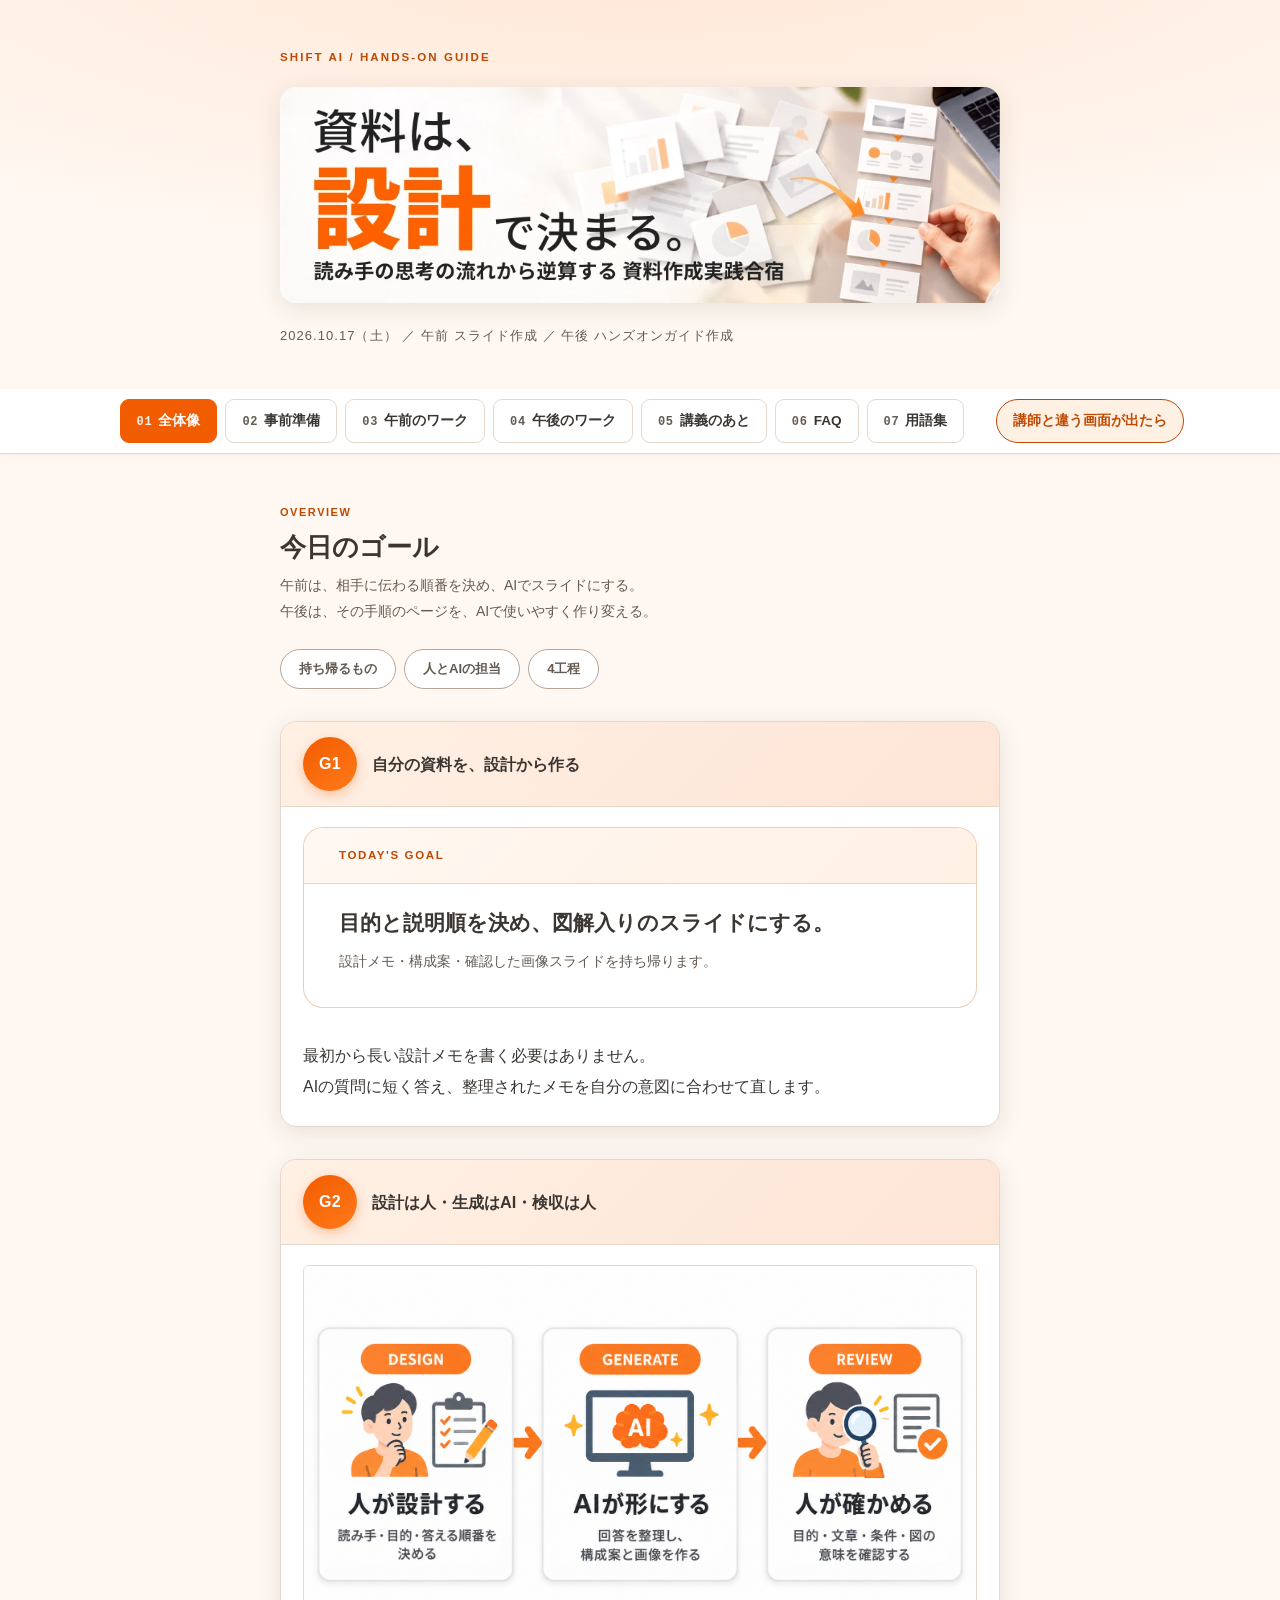
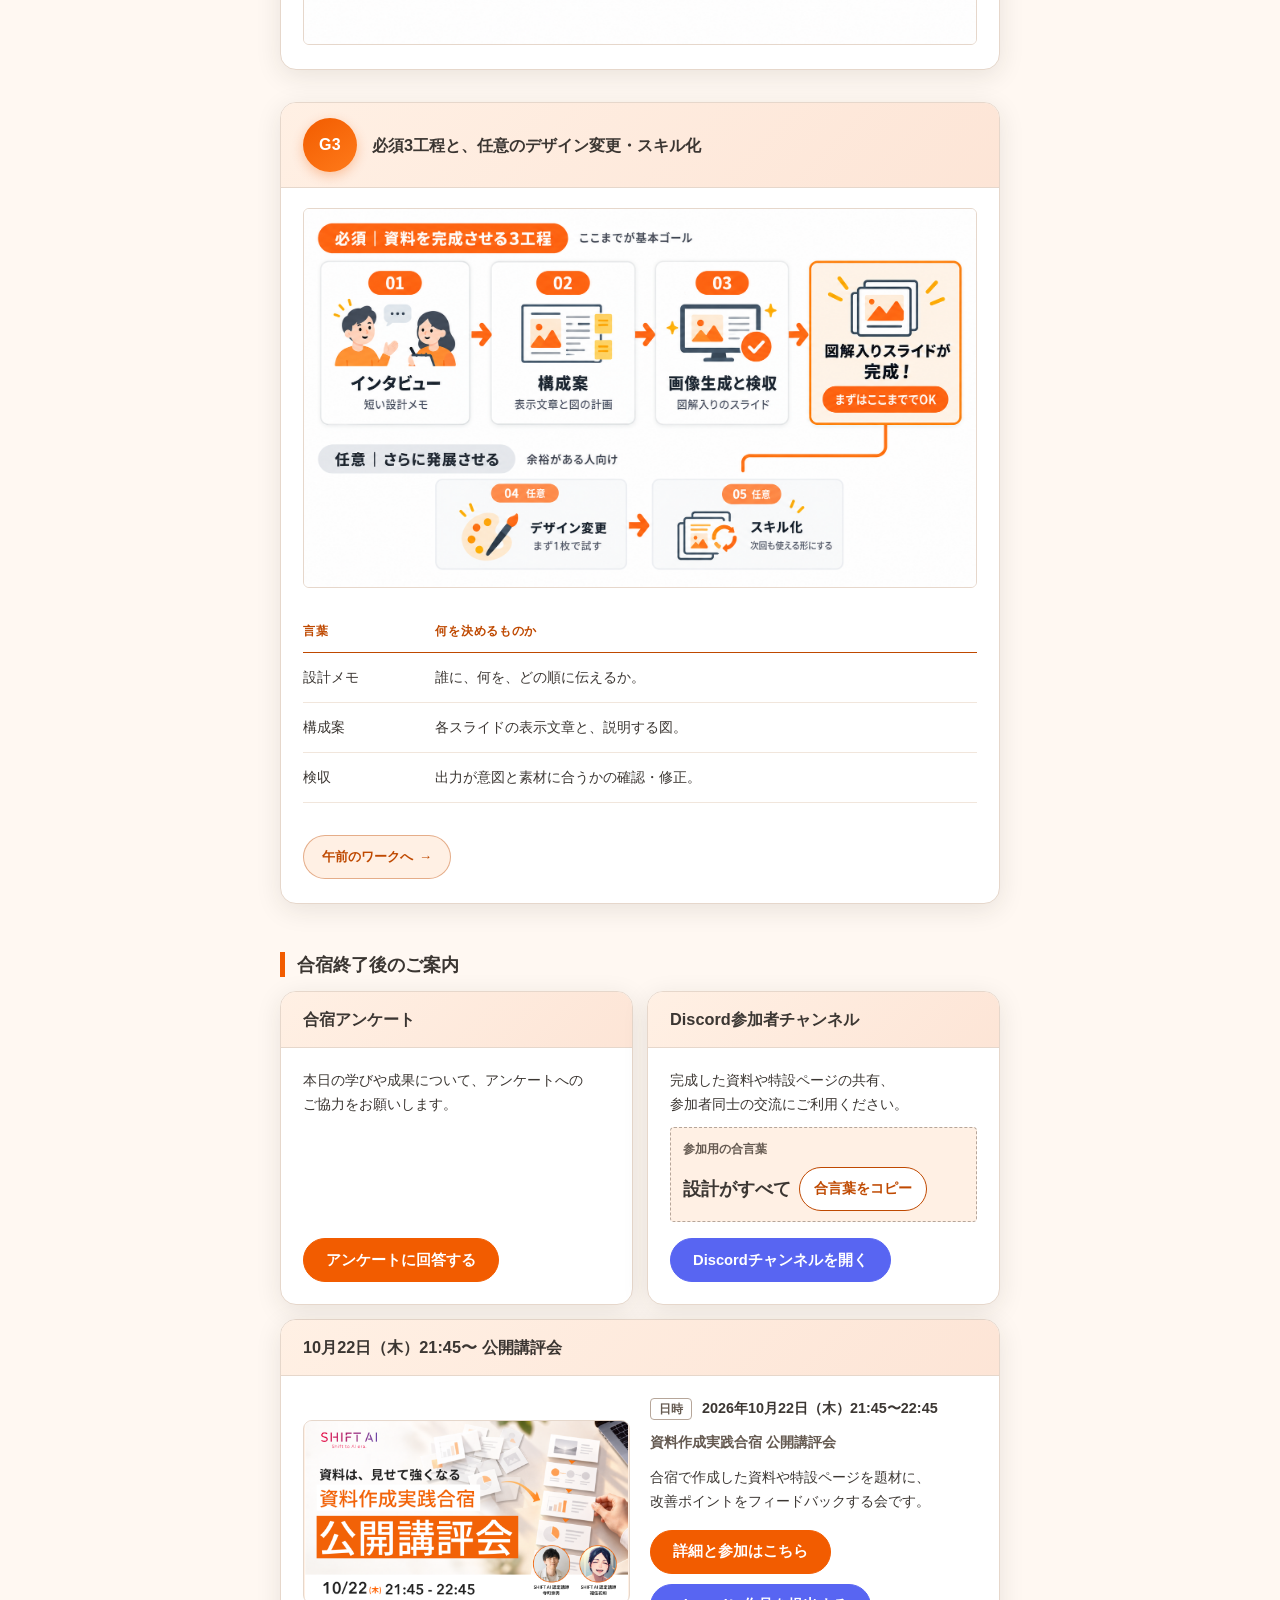
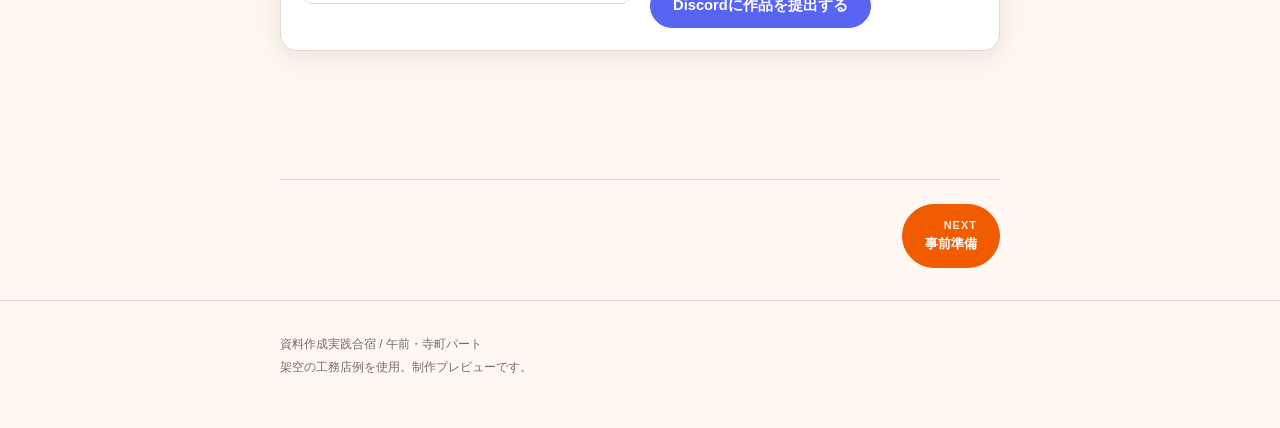
<file: index.html>
<!DOCTYPE html><html lang="ja"><head><meta charset="UTF-8"><meta name="viewport" content="width=device-width,initial-scale=1"><title>資料作成実践合宿｜ハンズオンガイド制作プレビュー</title><meta name="robots" content="noindex"><style>
/* ============ design tokens ============ */
/* ★トーン切替: デフォルト=中級者向けダークネイビー×ゴールド。
   初心者向けブライト系プリセットは references/components.md「トーン切替」参照。
   イベントの確定サムネイルがあれば配色をそちらに寄せる */
:root{
  --ink:#2A2E3D;
  --ink-sub:#5C6178;
  --ink-faint:#8A8FA3;
  --paper:#FFFFFF;
  --paper-warm:#FAF6EC;
  --line:#E2DDCB;
  --line-soft:#EEEAE0;
  --accent:#B8860B;
  --accent-soft:#F5EBD3;
  --accent-mid:#C2661E;
  --ok:#0E8A6E;
  --ok-soft:#E3F3EF;
  --bad:#B33A3A;
  --bad-soft:#F7E7E4;
  --tool:#4A5A8A;
  --tool-soft:#EAEEF7;
  --mono:"IBM Plex Mono","Noto Sans JP",monospace;
  --sans:"Noto Sans JP",-apple-system,BlinkMacSystemFont,sans-serif;
  --w-text:44rem;
  --sp-1:8px; --sp-2:16px; --sp-3:24px; --sp-4:32px; --sp-6:48px; --sp-8:64px; --sp-12:96px;
  --block:#1A2038;
  --accent-on-dark:#F0C878;
  --radius:6px;
  /* header/tabbar専用 */
  --head-bg:#0A0E1A;
  --head-line:#2B3350;
  --head-ink:#EDEEF3;
  --head-ink-sub:#9AA0BC;
  --head-accent:#D9A544;
  --head-accent-soft:rgba(217,165,68,.16);
}
*{margin:0;padding:0;box-sizing:border-box}
html{scroll-behavior:smooth;scroll-padding-top:132px}
body{
  font-family:var(--sans);
  font-feature-settings:"palt";
  color:var(--ink);
  background:var(--paper);
  line-height:1.95;
  font-size:16px;
  -webkit-font-smoothing:antialiased;
}
::selection{background:var(--accent-soft)}
.measure{max-width:var(--w-text);margin:0 auto;padding:0 var(--sp-3)}

/* ============ site header ============ */
.head{
  background:var(--head-bg);
  border-bottom:1px solid var(--head-line);
  padding:var(--sp-3) 0 var(--sp-2);
}
.head .inner{max-width:var(--w-text);margin:0 auto;padding:0 var(--sp-3)}
.head .brand{
  position:relative;padding-left:13px;display:inline-block;
  font-family:var(--mono);font-size:11px;letter-spacing:.22em;
  color:var(--head-accent);font-weight:600;text-transform:uppercase;
}
.head .brand::before{content:"";position:absolute;left:0;top:1px;bottom:1px;width:4px;background:var(--head-accent);border-radius:2px}
.head h1{font-size:clamp(19px,3vw,24px);font-weight:700;line-height:1.5;margin:4px 0 2px;color:var(--head-ink)}
.head .date{font-size:12px;color:var(--head-ink-sub);font-family:var(--mono);letter-spacing:.08em}

/* ============ tab bar ============ */
.tabbar{
  position:sticky;top:0;z-index:20;
  background:rgba(10,14,26,.92);backdrop-filter:blur(8px);
  border-bottom:1px solid var(--head-line);
}
.tabbar .inner{
  max-width:var(--w-text);margin:0 auto;padding:0 var(--sp-3);
  display:flex;gap:4px;overflow-x:auto;scrollbar-width:none;
}
.tabbar .inner::-webkit-scrollbar{display:none}
.tab{
  appearance:none;border:0;background:none;cursor:pointer;
  font-family:var(--sans);font-size:13.5px;font-weight:500;color:var(--head-ink-sub);
  padding:14px 14px 12px;white-space:nowrap;position:relative;
  border-bottom:2px solid transparent;line-height:1.4;
}
.tab .tno{font-family:var(--mono);font-size:10px;color:var(--head-ink-sub);margin-right:6px;letter-spacing:.06em;opacity:.75}
.tab:hover{color:var(--head-ink)}
.tab.on{color:var(--head-accent);font-weight:600;border-bottom-color:var(--head-accent);background:var(--head-accent-soft);border-radius:var(--radius) var(--radius) 0 0}
.tab.on .tno{color:var(--head-accent);opacity:1}

/* ============ panels ============ */
.panel{display:none;padding-bottom:var(--sp-8)}
.panel.on{display:block}
.panel-head{position:relative;background:var(--paper-warm);border:1px solid var(--line-soft);border-left:4px solid var(--accent);border-radius:0 var(--radius) var(--radius) 0;padding:var(--sp-4) var(--sp-4) var(--sp-3);margin:var(--sp-6) 0 var(--sp-4)}
.panel-head .kicker{
  font-family:var(--mono);font-size:11px;letter-spacing:.22em;
  text-transform:uppercase;color:var(--accent);font-weight:600;display:block;
}
.panel-head h2{font-size:clamp(23px,3.4vw,30px);font-weight:700;line-height:1.4;margin-top:6px}
.panel-head .desc{font-size:14px;color:var(--ink-sub);margin-top:8px;max-width:36em}

/* in-panel local index */
.local{
  display:flex;flex-wrap:wrap;gap:8px;margin:var(--sp-3) 0 0;
}
.local a{
  font-size:12.5px;color:var(--ink-sub);text-decoration:none;
  border:1px solid var(--line-soft);border-radius:999px;padding:4px 14px;
  background:var(--paper-warm);
}
.local a:hover{border-color:var(--accent);color:var(--accent)}
.local a b{font-family:var(--mono);font-weight:500;font-size:11px;margin-right:6px;color:var(--ink-faint)}

/* ============ sections ============ */
section.chap{padding:var(--sp-4) 0 0}
.chap-head{display:flex;align-items:baseline;gap:var(--sp-2);border-bottom:1px solid var(--line-soft);padding-bottom:var(--sp-1);margin-bottom:var(--sp-3)}
.chap-head .no{font-family:var(--mono);font-size:12px;color:var(--accent);letter-spacing:.08em;background:var(--accent-soft);padding:3px 9px;border-radius:4px;font-weight:500}
.chap-head h3{font-size:clamp(18px,2.4vw,21px);font-weight:700;line-height:1.5;margin:0}
.chap-head .when{margin-left:auto;font-size:11.5px;color:var(--ink-faint);white-space:nowrap}
h4{
  font-size:16.5px;font-weight:700;line-height:1.6;
  margin:var(--sp-6) 0 var(--sp-2);
  background:var(--block);color:#FFFFFF;
  padding:10px 18px;border-radius:var(--radius);
}
h4 .h4no{color:var(--accent-on-dark);font-family:var(--mono);font-size:12.5px;margin-right:8px}
h4 .wk{display:inline-block;background:var(--accent-on-dark);color:#1A2038;font-size:13px;font-weight:700;padding:2px 12px;border-radius:999px;margin-right:10px;vertical-align:2px;white-space:nowrap}
.tooltag{font-size:13px;color:var(--ink-sub);font-weight:600;margin:-6px 0 var(--sp-2);padding:6px 18px 0}
.tooltag b{color:var(--tool)}
p{margin:0 0 var(--sp-2)}
p.note{font-size:13.5px;color:var(--ink-sub)}
strong{font-weight:600}
em{font-style:normal;background:linear-gradient(transparent 68%,var(--accent-soft) 68%);font-weight:600}
code{font-family:var(--mono);font-size:.92em}

/* ============ setup link cards ============ */
.setup2{display:grid;grid-template-columns:1fr 1fr;gap:var(--sp-2);margin:var(--sp-2) 0 var(--sp-3)}
@media(max-width:640px){.setup2{grid-template-columns:1fr}}
.scard{border:1px solid var(--line-soft);border-radius:var(--radius);overflow:hidden;background:var(--paper);box-shadow:0 1px 4px rgba(42,46,61,.06)}
.scard .shead{background:var(--block);color:#fff;font-weight:700;font-size:15px;padding:12px 18px;line-height:1.5}
.scard .shead .ic{font-family:var(--mono);font-weight:500;margin-right:10px;opacity:.85}
.scard.codex .shead{background:var(--tool)}
.scard .sbody{padding:var(--sp-2) 18px var(--sp-3)}
.scard .sbody p{font-size:13.5px;color:var(--ink-sub);margin:0 0 var(--sp-2)}
.btnlink{display:inline-block;background:var(--accent-mid);color:#fff;font-weight:600;font-size:14px;text-decoration:none;padding:10px 22px;border-radius:var(--radius)}
.btnlink:hover{opacity:.88}
.btnlink::before{content:"↗";margin-right:8px;font-weight:400}
.jumplink{
  display:inline-flex;align-items:center;gap:6px;
  border:1px solid var(--accent);border-radius:999px;
  color:var(--accent);font-weight:600;font-size:13px;
  text-decoration:none;padding:8px 16px;margin-top:var(--sp-1);
}
.jumplink:hover{background:var(--accent-soft)}
.jumplink::after{content:"→"}

/* ============ steps ============ */
ol.steps{list-style:none;counter-reset:st;margin:var(--sp-3) 0}
ol.steps>li{
  counter-increment:st;position:relative;
  padding:var(--sp-2) 0 var(--sp-2) 52px;border-top:1px solid var(--line-soft);
}
ol.steps>li:last-child{border-bottom:1px solid var(--line-soft)}
ol.steps>li::before{
  content:counter(st,decimal-leading-zero);
  position:absolute;left:0;top:15px;width:30px;height:30px;
  display:flex;align-items:center;justify-content:center;
  background:var(--accent-soft);border-radius:50%;
  font-family:var(--mono);font-size:12px;color:var(--accent);font-weight:600;
}
ul.plain{margin:var(--sp-2) 0 var(--sp-2) 1.2em}
ul.plain li{margin-bottom:10px}

/* ============ callouts ============ */
.callout{
  border-left:3px solid var(--accent);background:var(--paper-warm);
  padding:var(--sp-2) var(--sp-3);margin:var(--sp-3) 0;font-size:14.5px;
  border-radius:0 var(--radius) var(--radius) 0;
}
.callout.ok{border-left-color:var(--ok);background:var(--ok-soft)}
.callout.tool{border-left-color:var(--tool);background:var(--tool-soft)}
.callout.ng{border-left-color:#C0392B;background:#FBEDEA;color:#8E2418}
.callout .ct{
  font-family:var(--mono);font-size:10.5px;letter-spacing:.18em;
  color:var(--accent);display:block;margin-bottom:4px;font-weight:500;
}
.callout.ok .ct{color:var(--ok)}
.callout.tool .ct{color:var(--tool)}
.callout.ng .ct{color:#C0392B}

/* ============ copy block ============ */
.copywrap{position:relative;margin:var(--sp-3) 0}
.copyhead{
  display:flex;align-items:center;justify-content:space-between;gap:12px;
  background:#050810;color:#fff;border-radius:var(--radius) var(--radius) 0 0;
  padding:8px 14px;font-size:12px;
}
.copyhead .fn{font-family:var(--mono);letter-spacing:.04em;color:#C2C2C2;line-height:1.5}
.copybtn{
  font-family:var(--sans);font-size:12px;font-weight:600;flex-shrink:0;
  background:transparent;color:#fff;border:1px solid #707070;border-radius:4px;
  padding:4px 12px;cursor:pointer;transition:.15s;
}
.copybtn:hover{border-color:#fff}
.copybtn.done{background:var(--ok);border-color:var(--ok)}
pre.copy{
  background:var(--paper-warm);border:1px solid var(--line-soft);border-top:0;
  border-radius:0 0 var(--radius) var(--radius);
  padding:var(--sp-3);overflow-x:auto;
  font-family:var(--mono);font-size:13px;line-height:1.85;color:var(--ink);
  white-space:pre-wrap;word-break:break-word;
}

/* ============ tables ============ */
.tblwrap{overflow-x:auto;margin:var(--sp-3) 0}
table{width:100%;border-collapse:collapse;font-size:14px}
th{
  text-align:left;font-size:11.5px;letter-spacing:.1em;color:var(--ink-faint);
  font-weight:500;border-bottom:1px solid var(--ink);padding:8px 12px 8px 0;
  font-family:var(--mono);white-space:nowrap;
}
td{border-bottom:1px solid var(--line-soft);padding:12px 12px 12px 0;vertical-align:top;line-height:1.8}
td b{color:var(--accent)}

/* ============ figure / screenshot slot ============ */
figure.shot{margin:var(--sp-3) 0}
figure.shot .ph{
  border:1px dashed var(--line);border-radius:var(--radius);
  background:repeating-linear-gradient(-45deg,var(--paper-warm) 0 12px,var(--paper) 12px 24px);
  min-height:110px;display:flex;align-items:center;justify-content:center;
  color:var(--ink-faint);font-size:12.5px;letter-spacing:.06em;text-align:center;padding:12px;
}
figure.shot.hero img{width:100%;border:1px solid var(--head-line);border-radius:var(--radius);display:block}
figure.shot.hero{margin:var(--sp-3) 0 0}
figure.shot img{width:100%;border:2px solid var(--accent);border-radius:var(--radius);display:block}
figure.shot figcaption{font-size:12px;color:var(--ink-faint);margin-top:6px}

/* ============ 当日のワーク：作業の追従目次 ============ */
.worktoc{
  position:sticky;top:var(--tabbar-h,52px);z-index:15;
  background:var(--paper);border-bottom:1px solid var(--line-soft);
  padding:8px 0;margin-bottom:var(--sp-3);
}
.worktoc-inner{display:flex;gap:6px;overflow-x:auto;scrollbar-width:none}
.worktoc-inner::-webkit-scrollbar{display:none}
.worktoc a{
  flex-shrink:0;text-decoration:none;
  border:1px solid var(--line-soft);border-radius:999px;
  font-family:var(--mono);font-size:12px;font-weight:600;color:var(--ink-sub);
  padding:6px 12px;white-space:nowrap;transition:border-color .12s,background .12s,color .12s;
}
.worktoc a:hover{border-color:var(--accent);color:var(--accent)}
.worktoc a.on{border-color:var(--accent);background:var(--accent-soft);color:var(--accent)}
h4[id^="work"]{scroll-margin-top:calc(var(--tabbar-h,52px) + var(--worktoc-h,44px) + 8px)}

/* ============ FAQ ============ */
#t4 details{border-top:1px solid var(--line-soft)}
#t4 details:last-of-type{border-bottom:1px solid var(--line-soft)}
#t4 summary{
  cursor:pointer;list-style:none;display:flex;gap:14px;align-items:baseline;
  padding:var(--sp-2) 4px;font-weight:600;font-size:15px;line-height:1.6;
}
#t4 summary::-webkit-details-marker{display:none}
#t4 summary .q{font-family:var(--mono);color:var(--accent);font-size:13px}
#t4 summary::after{content:"＋";margin-left:auto;color:var(--ink-faint);font-weight:400}
#t4 details[open] summary::after{content:"−"}
#t4 details .a{padding:0 4px var(--sp-3) 34px;font-size:14.5px;color:var(--ink-sub)}

/* ============ 章アコーディオン（講義のあと） ============ */
details.chap{padding:var(--sp-4) 0 0}
details.chap > summary.chap-head{cursor:pointer;list-style:none}
details.chap > summary.chap-head::-webkit-details-marker{display:none}
details.chap > summary.chap-head::after{
  content:"＋";margin-left:auto;color:var(--ink-faint);font-weight:400;
  font-size:16px;line-height:1;padding-left:var(--sp-2);
}
details.chap[open] > summary.chap-head::after{content:"−"}
details.chap > summary.chap-head:hover h3{color:var(--accent)}
details.chap > summary.chap-head:hover::after{color:var(--accent)}

/* ============ misc ============ */
.goal{
  background:var(--block);border:0;border-left:4px solid var(--accent);
  border-radius:0 var(--radius) var(--radius) 0;
  padding:var(--sp-4);margin:var(--sp-4) 0;color:#fff;
}
.goal .ct{font-family:var(--mono);font-size:10.5px;letter-spacing:.18em;color:var(--accent-on-dark);font-weight:600}
.goal p{margin:8px 0 0;font-size:17px;font-weight:600;line-height:1.8;color:#fff}
.goal p small{display:block;font-size:13px;font-weight:400;color:rgba(255,255,255,.72);margin-top:8px}
.flowline{font-family:var(--mono);font-size:12.5px;color:var(--ink-sub);background:var(--paper-warm);border:1px solid var(--line-soft);border-radius:var(--radius);padding:var(--sp-2) var(--sp-3);margin:var(--sp-3) 0;line-height:2;overflow-x:auto;white-space:nowrap}
.flowline b{color:var(--accent);font-weight:500}

/* ============ diagrams ============ */
.duo{display:grid;grid-template-columns:1fr auto 1fr;gap:var(--sp-2);align-items:stretch;margin:var(--sp-3) 0}
.duo .side{border:1px solid var(--line-soft);border-radius:var(--radius);padding:var(--sp-2) var(--sp-3);background:var(--paper-warm)}
.duo .side.hero{border-color:var(--accent);background:var(--accent-soft)}
.duo .lb{font-family:var(--mono);font-size:10.5px;letter-spacing:.16em;color:var(--ink-faint);display:block;margin-bottom:6px;font-weight:500}
.duo .side.hero .lb{color:var(--accent)}
.duo .big{font-weight:700;font-size:15px;line-height:1.7;display:block}
.duo .side p{font-size:12.5px;color:var(--ink-sub);margin:8px 0 0;line-height:1.8}
.duo .mid{align-self:center;color:var(--accent);font-family:var(--mono);font-size:16px;padding:0 2px}

.proc{display:flex;align-items:stretch;gap:0;margin:var(--sp-3) 0;overflow-x:auto;padding-bottom:4px}
.proc .st{flex:1;min-width:110px;border:1px solid var(--line-soft);border-radius:var(--radius);padding:12px 12px;background:var(--paper-warm)}
.proc .st .n{font-family:var(--mono);font-size:10px;color:var(--accent);letter-spacing:.14em;display:block;font-weight:500}
.proc .st .t{font-weight:600;font-size:13.5px;line-height:1.55;display:block;margin-top:3px}
.proc .st small{font-size:11.5px;color:var(--ink-sub);line-height:1.65;display:block;margin-top:4px}
.proc .ar{align-self:center;color:var(--accent);font-family:var(--mono);padding:0 6px;flex-shrink:0}

.cards3{display:grid;grid-template-columns:repeat(3,1fr);gap:var(--sp-2);margin:var(--sp-3) 0}
.cards3 .c{border:1px solid var(--line-soft);border-radius:var(--radius);padding:14px 16px;background:var(--paper-warm)}
.cards3 .c .n{font-family:var(--mono);font-size:10.5px;color:var(--accent);letter-spacing:.14em;display:block;font-weight:500}
.cards3 .c .t{font-weight:600;font-size:13.5px;line-height:1.6;display:block;margin-top:4px}
.cards3 .c small{font-size:11.5px;color:var(--ink-sub);line-height:1.65;display:block;margin-top:4px}

.cards4{display:grid;grid-template-columns:repeat(4,1fr);gap:var(--sp-2);margin:var(--sp-3) 0}
.cards4.subnav .cc{cursor:pointer;transition:border-color .12s,background .12s;user-select:none}
.cards4.subnav .cc:hover{border-color:var(--accent)}
.cards4.subnav .cc.on{border-color:var(--accent);background:var(--accent-soft)}
.cards4 .cc{border:1px solid var(--line-soft);border-radius:var(--radius);padding:14px 16px;background:var(--paper-warm)}
.cards4 .cc .nm{font-weight:700;font-size:14px}
.cards4 .cc .dots{font-size:11px;color:var(--ink-sub);margin-top:6px;display:block}
.subpane2{display:none}
.subpane2.on{display:block}

/* ============ 公開方法などの5択カード＝サブタブ切り替え ============ */
.pubgrid{display:grid;grid-template-columns:repeat(5,1fr);gap:var(--sp-2);margin:var(--sp-3) 0}
.pubgrid.subnav .pc{cursor:pointer;transition:border-color .12s,background .12s;user-select:none}
.pubgrid.subnav .pc:hover{border-color:var(--accent)}
.pubgrid.subnav .pc.on{border-color:var(--accent);background:var(--accent-soft)}
.pubgrid .pc{border:1px solid var(--line-soft);border-radius:var(--radius);padding:16px;background:#fff}
.pubgrid .pc.reco{border-color:var(--accent)}
.pubgrid .pc .nm{font-weight:700;font-size:15px}
.pubgrid .pc .reco-tag{font-family:var(--mono);font-size:9.5px;letter-spacing:.14em;color:var(--accent);border:1px solid var(--accent);border-radius:3px;padding:1px 6px;margin-left:8px;vertical-align:2px}
.pubgrid .pc .dots{font-size:11px;color:var(--ink-sub);margin-top:6px;display:block}
.pubgrid .pc .dots b{color:var(--accent);letter-spacing:2px;font-weight:400}
.pubgrid .pc p{font-size:12px;color:var(--ink-sub);margin:8px 0 0;line-height:1.7}
.pubpane{display:none}
.pubpane.on{display:block}
@media (max-width:640px){.pubgrid{grid-template-columns:1fr}}

/* ============ 選択クイズ（チップ選択→その場で答え合わせ） ============ */
.maptable td.pick{padding-top:10px;padding-bottom:10px}
.chipset{display:flex;flex-wrap:wrap;gap:6px}
.chip{
  appearance:none;border:1px solid var(--line-soft);border-radius:999px;
  background:var(--paper-warm);color:var(--ink-sub);
  font-family:var(--sans);font-size:12.5px;font-weight:600;
  padding:6px 14px;cursor:pointer;transition:border-color .12s,background .12s,color .12s;
}
.chip:hover{border-color:var(--accent)}
.chip.sel{border-color:var(--accent);background:var(--accent-soft);color:var(--ink)}
.maptable.checked .chip{cursor:default;pointer-events:none}
.maptable.checked .chip.sel.correct{border-color:var(--ok);background:var(--ok-soft);color:var(--ok)}
.maptable.checked .chip.sel.wrong{border-color:var(--bad);background:var(--bad-soft);color:var(--bad)}
.maptable.checked .chip.answer{border-color:var(--ok);color:var(--ok)}
.verdict{display:block;margin-top:6px;font-size:12px;color:var(--ink-sub);min-height:1.4em}
.verdict.correct{color:var(--ok)}
.verdict.wrong{color:var(--bad)}
.mapctrls{display:flex;gap:10px;flex-wrap:wrap;margin-top:var(--sp-2)}
.checkbtn{
  appearance:none;border:1px solid var(--accent);border-radius:var(--radius);
  background:var(--accent-soft);color:var(--accent);font-weight:600;font-size:13px;
  padding:9px 20px;cursor:pointer;font-family:var(--sans);
}
.checkbtn:hover{background:var(--accent);color:#fff}
.checkbtn.ghost{background:transparent;color:var(--ink-sub);border-color:var(--line-soft)}
.checkbtn.ghost:hover{border-color:var(--accent);color:var(--accent);background:var(--accent-soft)}
.mapmsg{font-size:12.5px;color:var(--ink-faint);margin-top:8px}

/* ============ ライブ計算フォーム（価値換算） ============ */
.calc{border:1px solid var(--line-soft);border-radius:var(--radius);background:var(--paper-warm);padding:var(--sp-3);margin:var(--sp-3) 0}
.calc-row{display:flex;flex-wrap:wrap;gap:var(--sp-2);margin-bottom:var(--sp-2)}
.calc-row label{flex:1;min-width:150px;display:flex;flex-direction:column;gap:4px;font-size:12px;color:var(--ink-sub);font-family:var(--mono)}
.calc-row input,.calc-row select{
  font-family:var(--sans);font-size:14px;color:var(--ink);
  border:1px solid var(--line-soft);border-radius:var(--radius);
  background:var(--paper);padding:8px 10px;
}
.calc-row input:focus,.calc-row select:focus{outline:none;border-color:var(--accent)}
.calc-result{border-top:1px dashed var(--line-soft);margin-top:var(--sp-1);padding-top:var(--sp-2);display:flex;flex-direction:column;gap:6px}
.calc-result .r-line{font-size:14px;color:var(--ink-sub)}
.calc-result b{color:var(--ink);font-weight:600}
.calc-result .big{color:var(--accent);font-size:18px}
@media (max-width:640px){.calc-row label{min-width:100%}}

/* ============ 分岐図（1つの壁→2つの解決策） ============ */
.walltwo{margin:var(--sp-3) 0}
.walltwo .wall{
  border:1px solid var(--line);border-radius:var(--radius);
  background:var(--paper-warm);padding:10px 16px;text-align:center;
  font-size:13.5px;color:var(--ink-sub);
}
.walltwo .wall b{color:var(--ink);font-weight:600}
.walltwo .arrows{display:flex;justify-content:space-around;color:var(--accent);font-family:var(--mono);font-size:20px;line-height:1;padding:4px 0}
.walltwo .branches{display:grid;grid-template-columns:1fr 1fr;gap:var(--sp-2)}
.walltwo .branch{border:1.5px solid var(--accent);border-radius:var(--radius);padding:14px 16px;background:#fff}
.walltwo .branch .lb{font-family:var(--mono);font-size:11px;letter-spacing:.14em;color:var(--accent);font-weight:600;display:block}
.walltwo .branch .t{font-weight:700;font-size:14.5px;display:block;margin-top:4px;line-height:1.6}
.walltwo .branch small{font-size:11.5px;color:var(--ink-sub);display:block;margin-top:6px;line-height:1.7}
@media (max-width:640px){.walltwo .branches{grid-template-columns:1fr}}

@media (max-width:640px){
  .duo{grid-template-columns:1fr}
  .duo .mid{transform:rotate(90deg);justify-self:center;padding:2px 0}
  .cards3,.cards4{grid-template-columns:1fr}
}

/* 文節単位の折り返し：.uで囲んだまとまりの途中では改行させない */
/* CJK文字はdisplay:inline-blockだけでは内部でも改行されうるため、white-space:nowrapを併用する */
.u{display:inline-block;white-space:nowrap}

/* 和文の1文字落ち対策：見出し・カード類は行長を均等化、本文は末尾の孤立を回避 */
h1,h2,h3,h4,
.duo .big,.duo .side p,
.proc .st .t,.proc .st small,
.cards3 .c .t,.cards3 .c small,
.cards4 .cc .nm,
.walltwo .branch .t,.walltwo .branch small,
.goal p{text-wrap:balance}
p,li,details .a,.callout,td{text-wrap:pretty}

/* prev/next pager */
.pager{
  display:flex;justify-content:space-between;gap:var(--sp-2);
  margin-top:var(--sp-8);border-top:1px solid var(--line);padding-top:var(--sp-3);
}
.pager button{
  appearance:none;border:1px solid var(--line);background:var(--paper-warm);border-radius:var(--radius);
  font-family:var(--sans);font-size:13px;color:var(--ink);cursor:pointer;
  padding:12px 18px;line-height:1.6;text-align:left;max-width:48%;
}
.pager button:hover{border-color:var(--accent);color:var(--accent)}
.pager button small{display:block;font-family:var(--mono);font-size:10px;letter-spacing:.14em;color:var(--ink-faint)}
.pager .next{text-align:right;margin-left:auto}

footer.site{
  border-top:1px solid var(--line);
  padding:var(--sp-4) 0 var(--sp-6);font-size:12px;color:var(--ink-faint);
}
a.txt{color:var(--accent);text-decoration:underline;text-underline-offset:3px}

@media (max-width:640px){
  body{font-size:15px}
  .tab{padding:12px 10px 10px;font-size:12.5px}
  .pager button{max-width:100%}
}
@media (prefers-reduced-motion:reduce){html{scroll-behavior:auto}}


:root{--ink:#3B3632;--ink-sub:#655A51;--ink-faint:#7B6A5D;--paper-warm:#FFF8F2;--line:#E6D7CB;--line-soft:#F1E6DC;--accent:#B94700;--accent-bright:#FF6500;--accent-soft:#FFF0E4;--accent-mid:#B94700;--block:#2D2722;--accent-on-dark:#FFB67A;--tool:#A3471C;--tool-soft:#FFF0E4;--head-bg:#FFFFFF;--head-line:#E6D7CB;--head-ink:#292521;--head-ink-sub:#655A51;--head-accent:#B94700;--head-accent-soft:#FFF0E4;--w-text:48rem;--shot-line:#9C8B7D;--shot-frame:#F4ECE4;}
.tabbar{background:rgba(255,255,255,.96)}
.head{padding:40px 0 24px}.head h1{font-size:clamp(24px,4vw,34px);margin:12px 0;line-height:1.5}
.head .brand{font-size:11px}.head .date{font-family:var(--sans);font-size:13px}
.head h1.thumbnail-title{font-size:0;line-height:0;margin:16px 0 20px}
.thumbnail-title img{display:block;width:100%;height:auto;border-radius:4px}
.head .brand::before,.tab.on{border-bottom-color:var(--accent-bright)}
.head .brand::before{background:var(--accent-bright)}
.panel-head,.goal{border-left-color:var(--accent-bright)}
h4 .wk{color:var(--ink)}
.goal{background:var(--accent-soft);border:1px solid var(--line);border-left:4px solid var(--accent);color:var(--ink)}
.goal p{color:var(--ink);font-size:21px}.goal .ct{color:var(--accent)}.goal p small{color:var(--ink-sub);font-size:14px}
.preview-note{font-size:12px;background:var(--paper-warm);border-bottom:1px solid var(--line-soft);padding:8px 0;color:var(--ink-sub)}
a{color:var(--accent);text-underline-offset:3px}.scard{box-shadow:none}
figure.shot img{border:1px solid var(--line);cursor:zoom-in}
figure.shot .ph{background:var(--paper-warm);min-height:86px}
.prompt-details{border:1px solid var(--line-soft);border-top:0;border-radius:0 0 6px 6px}
.prompt-details summary{cursor:pointer;padding:10px 14px;font-size:13px;color:var(--ink-sub)}
.prompt-details pre.copy{margin:0;border:0;max-height:32rem;overflow:auto;border-radius:0}
.copyhead{background:var(--ink)}.copyhead .fn{color:#FFF3E9}
.downloads{display:flex;flex-wrap:wrap;gap:10px;margin:18px 0}
.s20-grid{display:grid;grid-template-columns:repeat(2,minmax(0,1fr));gap:28px 20px;margin:24px 0}.s20-card{min-width:0}.s20-img{display:block;line-height:0;border:1px solid var(--line);border-radius:4px;overflow:hidden;background:#F5F5F5}.s20-img img{width:100%;aspect-ratio:16/9;object-fit:contain;display:block}.s20-name{font-weight:600;margin:10px 0 0;line-height:1.6}.s20-no{font-family:var(--mono);color:var(--accent);margin-right:8px;font-size:13px}.s20-desc{font-size:13px;color:var(--ink-sub);margin:2px 0 0;line-height:1.7}.s20-sw{display:flex;gap:4px;margin:8px 0 0}.s20-sw span{width:28px;height:16px;border:1px solid rgba(0,0,0,.16);border-radius:3px}.s20-card .copywrap{margin:12px 0 0}.s20-lead{font-size:14px;margin:16px 0 0}@media(max-width:640px){.s20-grid{grid-template-columns:1fr}}
.bonus{position:relative;margin:var(--sp-4) 0 var(--sp-2);padding:28px 28px 24px;background:var(--ink);color:#fff;border-radius:8px;border-top:4px solid var(--accent)}.bonus-kicker{font-family:var(--mono);font-size:11px;letter-spacing:.18em;color:#FFB27A;margin:0}.bonus-title{font-size:26px;font-weight:700;line-height:1.4;margin:6px 0 4px;letter-spacing:.04em}.bonus-lead{font-size:14px;color:#E9E2DA;margin:0 0 18px}.bonus-item{background:#fff;color:var(--ink);border-radius:6px;margin-top:12px;overflow:hidden}.bonus-item>summary{display:grid;grid-template-columns:auto 1fr auto;column-gap:14px;align-items:center;padding:18px 20px;cursor:pointer;list-style:none}.bonus-item>summary::-webkit-details-marker{display:none}.bonus-item>summary::after{content:"開く ＋";grid-row:1/3;grid-column:3;font-size:12px;font-weight:600;color:var(--accent);white-space:nowrap}.bonus-item[open]>summary::after{content:"閉じる −"}.bonus-item>summary:hover .bonus-name{color:var(--accent)}.bonus-item>summary:focus-visible{outline:3px solid var(--accent);outline-offset:-3px}.bonus-tag{grid-row:1/3;font-size:12px;font-weight:600;color:#fff;background:var(--accent);padding:4px 10px;border-radius:4px;white-space:nowrap}.bonus-name{font-size:17px;font-weight:700;line-height:1.5}.bonus-desc{grid-column:2;font-size:13px;color:var(--ink-sub);line-height:1.7}.bonus-body{padding:4px 20px 24px;border-top:1px solid var(--line-soft)}@media(max-width:640px){.bonus{padding:22px 10px 12px}.bonus-kicker,.bonus-title,.bonus-lead{padding:0 6px}.bonus-title{font-size:22px}.bonus-item>summary{grid-template-columns:1fr auto;row-gap:6px;padding:16px}.bonus-tag{grid-row:auto;justify-self:start}.bonus-name,.bonus-desc{grid-column:1}.bonus-item>summary::after{grid-row:1;grid-column:2}.bonus-body{padding:4px 14px 20px}}
.downloads a{font-size:13px;border:1px solid var(--line);border-radius:4px;padding:6px 12px;text-decoration:none}
.section-intro{font-size:15px;color:var(--ink-sub)}
.style-grid{display:grid;grid-template-columns:repeat(3,1fr);gap:12px;margin:24px 0}
.style-option{font-family:var(--sans);color:var(--ink);background:#fff;border:1px solid var(--line);padding:0;cursor:pointer;text-align:left;border-radius:4px;overflow:hidden}
.style-option.on{border:2px solid var(--accent)}.style-option img{width:100%;display:block;aspect-ratio:16/9;object-fit:contain}
.style-option span{display:block;padding:8px 10px;font-size:12px;font-weight:600;line-height:1.6}
.style-option small{display:block;font-size:11px;font-weight:400;color:var(--ink-sub)}
.style-target{display:block;font-size:13px;margin:16px 0}.style-target input{width:100%;margin-top:6px;padding:10px 12px;border:1px solid var(--line);border-radius:4px;font:inherit}
.palette-row{display:grid;grid-template-columns:repeat(4,1fr);gap:12px;margin:20px 0}
.palette{font-size:12px;border-top:1px solid var(--line);padding-top:10px}.swatches{display:flex;gap:4px;margin:8px 0}.swatches span{height:30px;flex:1;border:1px solid var(--line);border-radius:3px}
.part-table td{min-width:100px}.part-table th{white-space:normal}
.mini-copy pre.copy{font-size:12px;padding:12px}.mini-copy .copyhead{padding:6px 10px}
.review-checks{list-style:none;margin:18px 0}.review-checks li{border-bottom:1px solid var(--line-soft);padding:9px 0}
.sample-memo{border:1px solid var(--line);padding:20px;background:var(--paper-warm)}.sample-memo p:last-child{margin-bottom:0}
.proc .st{min-width:0}.proc .st .t{font-size:14px}
footer.site{margin-top:32px}
[hidden]{display:none!important}
@media(max-width:640px){.head{padding:24px 0 18px}.head h1{font-size:25px}.panel-head{padding:24px 20px}.goal{padding:24px 20px}.goal p{font-size:18px}.proc{flex-direction:column;overflow:visible;gap:8px}.proc .ar{align-self:center;transform:rotate(90deg);padding:0}.style-grid{grid-template-columns:repeat(2,1fr);gap:8px}.palette-row{grid-template-columns:repeat(2,1fr)}.measure{padding:0 20px}h4{padding:12px 14px}.tooltag{padding-left:14px}.head .inner,.tabbar .inner{padding-left:20px;padding-right:20px}.u{max-width:100%}.tblwrap{max-width:100%}}
.partswitch{display:grid;grid-template-columns:minmax(0,1fr) minmax(0,1fr);gap:var(--sp-2);margin:var(--sp-6) 0 0}
.partbtn{display:flex;flex-direction:column;align-items:flex-start;gap:4px;padding:var(--sp-2) var(--sp-3);border:1px solid var(--line);border-radius:var(--radius);background:var(--paper,#fff);color:var(--ink-sub);font:inherit;text-align:left;cursor:pointer}
.partbtn .pn{font-family:var(--mono);font-size:11px;letter-spacing:.08em;color:var(--ink-faint)}
.partbtn .pt{font-size:17px;font-weight:600;color:var(--ink);text-wrap:balance}
.partbtn:hover{border-color:var(--accent)}
.partbtn.on{border:2px solid var(--accent);background:var(--accent-soft)}
.partbtn.on .pn,.partbtn.on .pt{color:var(--accent)}
.part{display:none}
.part.on{display:block}
@media(max-width:640px){.partswitch{gap:var(--sp-1)}.partbtn{padding:12px 14px}.partbtn .pt{font-size:14.5px}}
/* 操作画面のスクリーンショット：白い画面が背景に溶けないよう枠を付ける */
figure.shot img[src*="images/shots/"]{border:3px solid var(--shot-line);border-radius:var(--radius);padding:6px;background:var(--shot-frame)}
/* 作業の目次：スマホ・狭い画面は上部の横並び、広い画面は左のサイドバー */
.worktoc .wt-g{display:none}
@media (min-width:1200px){
  .worktoc{position:fixed;top:calc(var(--tabbar-h,52px) + var(--sp-3));left:calc(50% - var(--w-text) / 2 - 220px);width:190px;
    max-height:calc(100vh - var(--tabbar-h,52px) - var(--sp-6));overflow-y:auto;border-bottom:0;padding:0;margin:0;background:transparent;
    opacity:0;visibility:hidden;transition:opacity .15s}
  .worktoc.vis{opacity:1;visibility:visible}
  .worktoc-inner{flex-direction:column;gap:4px;overflow-x:visible}
  .worktoc a{border-radius:var(--radius);white-space:normal;padding:5px 10px}
  .worktoc .wt-g{display:block;font-family:var(--mono);font-size:10.5px;letter-spacing:.12em;color:var(--ink-faint);font-weight:600;margin:12px 0 2px 2px}
  .worktoc .wt-g:first-child{margin-top:0}
}
/* ============ 特典1：講義スライドのページめくり ============ */
.sv{margin:16px 0 8px}.sv-stage{position:relative;border:1px solid var(--line-soft);border-radius:6px;overflow:hidden;background:#fff;touch-action:pan-y}.sv-img{display:block;width:100%;height:auto;aspect-ratio:16/9}.sv-bar{display:flex;align-items:center;justify-content:space-between;gap:8px;margin-top:10px}.sv-count{font-family:var(--mono);font-size:13px;color:var(--ink-sub)}.sv-btn{display:inline-flex;align-items:center;justify-content:center;min-height:44px;padding:9px 18px;border:1px solid var(--line-soft);border-radius:50px;background:#fff;color:var(--ink);font:inherit;font-size:14px;font-weight:600;text-decoration:none;cursor:pointer}.sv-btn:hover{border-color:var(--accent);color:var(--accent)}.sv-btn[disabled]{opacity:.4;cursor:not-allowed}.sv-btn[disabled]:hover{border-color:var(--line-soft);color:var(--ink)}.sv-btn--primary{background:var(--accent);border-color:var(--accent);color:#fff}.sv-btn--primary:hover{color:#fff;opacity:.9}.sv-dl{display:flex;flex-wrap:wrap;align-items:center;justify-content:center;gap:6px 12px;margin:16px 0 0}.sv-dl-note{font-size:12px;color:var(--ink-sub)}.sv-files{display:grid;gap:12px;margin-top:20px}.sv-file{border:1px solid var(--line-soft);border-radius:6px;padding:14px 16px}.sv-file p{margin:0 0 8px;font-size:14px}.sv-file .sv-dl{margin:12px 0 0;justify-content:flex-start}.sv-file__name{font-weight:700;font-size:15px!important}
</style><link rel="stylesheet" href="css/tokens.css"><link rel="stylesheet" href="css/site.css"><link rel="stylesheet" href="css/modal.css"><link rel="stylesheet" href="css/index-ux.css"><link rel="stylesheet" href="css/pm.css"><link rel="stylesheet" href="css/apps.css"><link rel="stylesheet" href="css/glossary.css"><link rel="stylesheet" href="css/web-design.css"></head><body><header class="head"><div class="inner"><span class="brand">SHIFT AI / Hands-on Guide</span><h1 class="thumbnail-title"><img src="images/event-thumbnail.webp" width="1000" height="300" alt="資料は、設計で決まる。読み手の思考の流れから逆算する 資料作成実践合宿" fetchpriority="high"></h1><p class="date"><span class="u">2026.10.17（土）</span> ／ <span class="u">午前 スライド作成</span> ／ <span class="u">午後 ハンズオンガイド作成</span></p></div></header><nav class="tabbar" aria-label="ガイドのタブ"><div class="inner" role="tablist"><button class="tab on" role="tab" data-tab="t0" aria-controls="t0" aria-selected="true"><span class="tno">01</span>全体像</button><button class="tab" role="tab" data-tab="t1" aria-controls="t1" aria-selected="false"><span class="tno">02</span>事前準備</button><button class="tab" role="tab" data-tab="t2" aria-controls="t2" aria-selected="false"><span class="tno">03</span>午前のワーク</button><button class="tab" role="tab" data-tab="tpm" aria-controls="tpm" aria-selected="false"><span class="tno">04</span>午後のワーク</button><button class="tab" role="tab" data-tab="t3" aria-controls="t3w" aria-selected="false"><span class="tno">05</span>講義のあと</button><button class="tab" role="tab" data-tab="t4" aria-controls="t4" aria-selected="false"><span class="tno">06</span>FAQ</button><button class="tab" role="tab" data-tab="tg" aria-controls="tg" aria-selected="false"><span class="tno">07</span>用語集</button></div><button type="button" class="tabbar__help" id="help-open" aria-haspopup="dialog">講師と違う画面が出たら</button></nav><main class="measure"><div class="panel on" id="t0" role="tabpanel"><div class="panel-head"><span class="kicker">OVERVIEW</span><h2>今日のゴール</h2><p class="desc">午前は、相手に伝わる順番を決め、AIでスライドにする。<br>午後は、その手順のページを、AIで使いやすく作り変える。</p><nav class="local"><a href="#s1">持ち帰るもの</a><a href="#s2">人とAIの担当</a><a href="#s3">4工程</a></nav></div><section class="chap" id="s1"><div class="chap-head"><span class="no">G1</span><h3>自分の資料を、設計から作る</h3></div><div class="goal"><span class="ct">TODAY'S GOAL</span><p><span class="u">目的と説明順を決め、</span><span class="u">図解入りのスライドにする。</span><small>設計メモ・構成案・確認した画像スライドを持ち帰ります。</small></p></div><p>最初から長い設計メモを書く必要はありません。<br>AIの質問に短く答え、整理されたメモを自分の意図に合わせて直します。</p></section><section class="chap" id="s2"><div class="chap-head"><span class="no">G2</span><h3>設計は人・生成はAI・検収は人</h3></div><figure class="shot"><a href="images/g2-design-generate-review.png" target="_blank" rel="noopener"><img src="images/g2-design-generate-review.png" width="1672" height="941" alt="人が設計する（DESIGN：読み手・目的・答える順番を決める）、AIが形にする（GENERATE：回答を整理し、構成案と画像を作る）、人が確かめる（REVIEW：目的・文章・条件・図の意味を確認する）の3段階を、矢印でつないだ図" style="height:auto"></a></figure></section><section class="chap" id="s3"><div class="chap-head"><span class="no">G3</span><h3>必須3工程と、任意のデザイン変更・スキル化</h3></div><figure class="shot"><a href="images/g3-workflow-steps.png" target="_blank" rel="noopener"><img src="images/g3-workflow-steps.png" width="1672" height="941" alt="必須の3工程は、01 インタビュー（短い設計メモ）、02 構成案（表示文章と図の計画）、03 画像生成と検収（図解入りのスライド）で、ここまでで基本ゴールの図解入りスライドが完成します。余裕がある人向けの任意の工程は、04 デザイン変更（まず1枚で試す）、05 スキル化（次回も使える形にする）です。" style="height:auto"></a></figure><div class="tblwrap"><table><tr><th>言葉</th><th>何を決めるものか</th></tr><tr><td>設計メモ</td><td>誰に、何を、どの順に伝えるか。</td></tr><tr><td>構成案</td><td>各スライドの表示文章と、説明する図。</td></tr><tr><td>検収</td><td>出力が意図と素材に合うかの確認・修正。</td></tr></table></div><a class="jumplink" href="#s7">午前のワークへ</a></section><section class="after" id="after" aria-labelledby="after-h"><h3 class="after-h" id="after-h">合宿終了後のご案内</h3><div class="after-grid"><article class="after-card"><h4 class="after-hd">合宿アンケート</h4><div class="after-bd"><p>本日の学びや成果について、アンケートへのご協力をお願いします。</p><div class="after-act"><a class="after-btn" href="https://forms.gle/zAZoeHX2GEFL9y4C7" target="_blank" rel="noopener noreferrer">アンケートに回答する<span class="ux-vh">（新しいタブで開きます）</span></a></div></div></article><article class="after-card"><h4 class="after-hd">Discord参加者チャンネル</h4><div class="after-bd"><p>完成した資料や特設ページの共有、参加者同士の交流にご利用ください。</p><div class="after-pass"><span class="after-pass__l">参加用の合言葉</span><span class="after-pass__row"><code class="after-pass__v">設計がすべて</code><button type="button" class="after-copy" data-copy-text="設計がすべて" aria-label="合言葉「設計がすべて」をコピー">合言葉をコピー</button></span></div><div class="after-act"><a class="after-btn after-btn--discord" href="https://discordapp.com/channels/1390567808148045907/1428180934792056966" target="_blank" rel="noopener noreferrer">Discordチャンネルを開く<span class="ux-vh">（新しいタブで開きます）</span></a></div></div></article></div><article class="after-card after-event" id="after-event" data-event-url=""><h4 class="after-hd">10月22日（木）21:45〜 公開講評会</h4><div class="after-bd after-bd--ev"><figure class="after-thumb"><img src="images/1022_%E3%82%B5%E3%83%A0%E3%83%8D%E3%82%A4%E3%83%AB.png" width="1920" height="1080" loading="lazy" alt="公開講評会のサムネイル。資料は、見せて強くなる。資料作成実践合宿 公開講評会。10月22日（木）21:45〜22:45。"></figure><div class="after-ev"><p class="after-when"><span>日時</span>2026年10月22日（木）21:45〜22:45</p><p class="after-sub">資料作成実践合宿 公開講評会</p><p>合宿で作成した資料や特設ページを題材に、改善ポイントをフィードバックする会です。</p><div class="after-act"><a class="after-btn" href="https://learning-app.shift-ai.co.jp/events/event-e2b19cf7a79de535" target="_blank" rel="noopener noreferrer">詳細と参加はこちら<span class="ux-vh">（新しいタブで開きます）</span></a><a class="after-btn after-btn--discord" href="https://discord.com/channels/1390567808148045907/1551510970952847401/1559031243184537612" target="_blank" rel="noopener noreferrer">Discordに作品を提出する<span class="ux-vh">（新しいタブで開きます）</span></a></div></div></div></article></section></div>
<div class="panel" id="t1" role="tabpanel"><div class="panel-head"><span class="kicker">PREPARATION</span><h2>題材と保存先を用意する</h2><p class="desc">自分のテーマを一言で。<br>題材が未定なら、工務店の架空例から始められます。</p><nav class="local"><a href="#s4">作る題材</a><a href="#s5">Codexと保存先</a><a href="#s6">工務店の例</a></nav></div><section class="chap" id="s4"><div class="chap-head"><span class="no">P1</span><h3>どんな資料を作るか</h3></div><p>最近作った資料、または次に作る予定の資料を1つ選びます。<br>手元のメモは整えず、そのまま使えます。</p><div class="callout">例：上司に新しい運用を提案する資料、取引先へのサービス説明、社内の手順を伝える資料。</div><p>社外へ渡せない情報は、公開できる範囲へ置き換えます。<br>価格・条件が分からない場合は、推測せず「未確認」で残します。</p></section><section class="chap" id="s5"><div class="chap-head"><span class="no">P2</span><h3>Codexと作業フォルダー</h3></div><p>使うツールはCodexです。<br>成果物を1つの作業フォルダーへ集め、W1からW4まで同じ会話で進めます。</p><p class="tooltag">操作するもの：<b>Codexと、選択した作業フォルダー</b></p><p>Codexを開くと、入力欄の上に作業フォルダーの名前が出ます。<br>名前を押すと一覧が開き、使うフォルダーを選べます。</p><figure class="shot"><a href="images/shots/prep-codex.webp" target="_blank" rel="noopener"><img src="images/shots/prep-codex.webp" alt="Codexの最初の画面。入力欄の上に作業フォルダー名が表示されている" loading="lazy"></a><figcaption>入力欄の上のフォルダー名が、今の作業フォルダーです。</figcaption></figure><figure class="shot"><a href="images/shots/prep-folder.webp" target="_blank" rel="noopener"><img src="images/shots/prep-folder.webp" alt="フォルダー名を押して開いた一覧から作業フォルダーを選んでいる画面" loading="lazy"></a><figcaption>一覧から選びます。一覧にないフォルダーは「新しいプロジェクト」から追加します。</figcaption></figure><div class="copywrap mini-copy"><div class="copyhead"><span class="fn">成果物の保存先（ワーク中にAIが作成）</span><button type="button" class="copybtn">コピー</button></div><pre class="copy">作業フォルダー/
  00_素材.md
  01_設計メモ.md
  02_構成案.md
  03_検収メモ.md
  slides_（題材の短い名前）/
    slide_01.png …
    slide_03_v2.png（修正版）</pre></div><p class="note">画像生成が使えない場合の復帰ルートは、W3とFAQにあります。<br>未確認の環境設定を推測で変更せず、講師の案内を確認します。</p></section><section class="chap" id="s6"><div class="chap-head"><span class="no">P3</span><h3>題材がない人は工務店の例を使う</h3></div><p>自分の案件が思い浮かばない人は、この架空の案件で進めます。<br>W1でAIに聞かれたら、下のメモを見ながら自分の言葉で答えます。</p><div class="sample-memo"><b>工務店の案件メモ（架空例）</b><ul><li>見せる相手：地域の工務店の社長（社員10名ほど）。後で奥さん（経理担当）にも相談する。</li><li>提案すること：Instagramの運用代行。</li><li>判断してほしいこと：まず3か月お試しで契約するかどうか。</li><li>気にしていそうな成果：見学会や問い合わせが増えるか。</li><li>今の状況：見学会の集客はチラシが中心。社内にInstagramの担当者がいない。</li><li>使う場面：打ち合わせで、画面に映して説明する。</li><li>条件：月額5万円（税別）×3か月（架空の金額）。4か月目以降は続けるか改めて相談する。</li><li>分担：施工事例の投稿（週2本）・見学会の告知・コメントへの返信はこちら。現場の写真は週1回送ってもらう。</li><li>まだ分からないこと：問い合わせの数え方。効果は約束できない。</li></ul></div><p class="note">メモにないことを聞かれたら、「分からない」と答えて大丈夫です。<br>AIは「未確認」として残します。</p><a class="jumplink" href="#s7">この案件でインタビューへ</a></section></div>
<div class="panel" id="t2" role="tabpanel"><div class="part on" id="am" role="tabpanel"><div class="panel-head"><span class="kicker">WORKSHOP</span><h2><span class="u">4工程で資料を形にし、</span><span class="u">スキルに残す</span></h2><p class="desc">毎回、できたものを確かめてから次へ。<br>デザイン変更とスキル化は、必須工程が終わった人向けの任意ワークです。</p><div class="vid-card"><a class="vid-thumb" href="https://youtu.be/OZTgx8SdGL0" target="_blank" rel="noopener noreferrer" aria-label="1017 午前ワーク 通しの動画をYouTubeで開く（新しいタブ）" tabindex="-1"><img src="https://img.youtube.com/vi/OZTgx8SdGL0/hqdefault.jpg" alt="1017 午前ワーク 通しのサムネイル" loading="lazy"></a><div class="vid-info"><h4>1017 午前ワーク 通し</h4><p>午前のワークを通して操作する動画です。YouTubeが新しいタブで開きます。</p><a class="ux-btn ux-btn--primary ux-btn--pill" href="https://youtu.be/OZTgx8SdGL0" target="_blank" rel="noopener noreferrer">動画を見る<span class="ux-vh">（1017 午前ワーク 通しをYouTubeで開きます。新しいタブ）</span></a></div></div><nav class="local"><a href="#s7">W1 設計メモ</a><a href="#s8">W2 構成案</a><a href="#s9">W3 画像と検収</a><a href="#s10">W4 任意</a><a href="#s18">W5 任意</a><a href="#s11">デザイン見本</a><a href="#s16">完成例</a></nav></div><nav class="worksub" aria-label="午前のワークの切り替え"><div class="worksub-inner" role="tablist"><button type="button" class="worksub-btn" role="tab" data-sub="s7" aria-controls="s7" aria-selected="false">W1 設計メモ</button><button type="button" class="worksub-btn" role="tab" data-sub="s8" aria-controls="s8" aria-selected="false">W2 構成案</button><button type="button" class="worksub-btn" role="tab" data-sub="s9" aria-controls="s9" aria-selected="false">W3 画像と検収</button><button type="button" class="worksub-btn" role="tab" data-sub="s10" aria-controls="s10" aria-selected="false">W4 任意</button><button type="button" class="worksub-btn" role="tab" data-sub="s18" aria-controls="s18" aria-selected="false">W5 任意</button><button type="button" class="worksub-btn" role="tab" data-sub="s11" aria-controls="s11" aria-selected="false">デザイン見本</button><button type="button" class="worksub-btn" role="tab" data-sub="s16" aria-controls="s16" aria-selected="false">完成例</button></div></nav><nav class="worktoc" aria-label="作業の目次"><div class="worktoc-inner"><span class="wt-g">W1 設計メモ</span><a href="#work1" data-work="work1">01 題材と回答</a><a href="#work2" data-work="work2">02 メモ確認</a><span class="wt-g">W2 構成案</span><a href="#work3" data-work="work3">03 構成化</a><a href="#work4" data-work="work4">04 構成確認</a><span class="wt-g">W3 画像と検収</span><a href="#work5" data-work="work5">05 画像生成</a><a href="#work6" data-work="work6">06 照合</a><a href="#work7" data-work="work7">07 修正</a><span class="wt-g">W4 任意</span><a href="#work8" data-work="work8">08 見本選択</a><a href="#work9" data-work="work9">09 1枚変更</a><a href="#work10" data-work="work10">10 全枚へ</a><span class="wt-g">W5 任意 スキル化</span><a href="#work11" data-work="work11">11 スキル化</a><a href="#work12" data-work="work12">12 呼び出し方</a><span class="wt-g">見本</span><a href="#s11">デザイン見本</a></div></nav><section class="chap" id="s7"><div class="chap-head"><span class="no">W1</span><h3>インタビューで設計メモを作る</h3></div><div class="callout ok"><span class="ct">このワークのゴール</span>5項目の設計メモを読み、自分の意図に合っていると確認できた。</div><div class="ux-step"><h4 class="ux-step__head" id="work1"><span class="wk ux-step__num">作業<strong>1</strong></span><span class="ux-step__title">質問に、1つずつ答える</span></h4><div class="ux-step__body"><p class="tooltag">操作するもの：<b>Codexの同じ会話・自分の題材と素材</b></p><p>プロンプトを渡し、AIからの質問に答えます。<br>短い回答や箇条書きで大丈夫です。</p><div class="callout">最初の一言に「誰に、何を判断してほしいか」まで入れると、質問が短くなります。<br>例：取引先に新しいサービスを提案して、導入するか判断してもらう資料。</div><p>2問目からは、AIが候補を2〜3個示します。<br>近いものを選び、候補になければ自分の言葉で答えます。</p><div class="copywrap"><div class="copyhead"><span class="fn">① 設計メモのインタビュー</span><button type="button" class="copybtn">コピー</button></div><details class="prompt-details"><summary>プロンプトを開く</summary><pre class="copy">あなたは、資料の設計メモを作るインタビュアーです。
短い対話で本人の考えを引き出し、資料の目的と説明順を設計メモに整理してください。
最初から完成したメモや長い入力シートを求めないでください。
この工程では設計メモを作ります。構成案・画像生成・スキル化へは進みません。

【始め方】
・題材がまだ分からなければ、最初の返答は次の質問1つだけにする。
  「今回は、どんな資料を作りたいですか？ 一言で大丈夫です。
  （例：取引先に新しいサービスを提案して、導入するか判断してもらう資料）」
・題材、読み手、目的などが会話や素材ですでに分かっていれば、聞き直さず次の不足へ進む。
・先に質問一覧や長い説明を表示しない。

【インタビューの進め方】
・1回に尋ねるのは1つの論点。回答を受け取ってから次の質問へ進む。
・短い回答や箇条書きを受け付ける。整った文章への書き直しを求めない。
・2問目からは、毎回2～3個の候補を添えて選んでもらう。候補になければ自分の言葉で答えてよいと伝える。
・毎回の長い解説や称賛を省き、必要な質問に進む。
・すでに回答や素材で確認できた項目は省く。毎回同じ順序ですべてを尋ねない。
・相手の本音や潜在ニーズを推測で決めず、本人が知っている状況と、AIの仮説を分ける。
・素材にない数字・条件・実績・効果は補わない。本人も分からない情報は確認事項にする。

【聞き出す内容】
必要な範囲で、次を確認する。本人へ一括で記入を求めない。
・どんな資料か。
・誰に見せるか。その人がすでに知っていること、気にしていること。
・どんな場面で使うか。画面で説明するか、相手が一人で読むか。
・見終えた相手に、何を判断・理解・実行してほしいか。
・使える素材、条件、数字は何か。手元のメモや既存資料は、そのまま受け取る。
・相手は最初に何を知りたくなるか、その次は何か。
・今回は入れない情報は何か。

【説明順を一緒に決める】
・目的と素材が分かったら、相手が持ちそうな疑問を3～5個、短い言葉で提案する。
・本人がすでに疑問や順番を示していれば、まずその案を使う。
・提案する順番には、理由を1文添える。
・本人には「先に答えるべき疑問はありますか？」など、1つの判断を尋ねる。
・入れない情報が未定なら、候補を提案して本人に選んでもらう。
  費用・手間・条件・注意点など、判断に必要な情報を省く候補にはしない。
・目的、説明順、入れない情報は、本人の回答を得て決める。
・未解決の事実は確認事項として残し、推測で埋めない。

【設計メモの完成形】
目的と説明順が本人の言葉・選択で決まったら、次の5項目を各1～2文でまとめる。
1. 読み手と使う場面
2. 見終えた相手にどうなってほしいか
3. 相手の疑問と、答える順番
4. 今回は入れない情報
5. 確認が必要なこと

素材の全文、数字の一覧、出典管理、画像の仕様を、設計メモへ詰め込まない。
素材は別に残し、後の構成案では設計メモと元の素材を両方読む。
最後に、意図と違う点がないか1問だけ確認する。
「分からない」と答えられた事実を、未確認と記録する。目的自体が決まらない場合は、目的を決める対話を続ける。

【元の素材】
同じ会話にあるメモ・資料を参照する。素材がまだなければ、インタビュー中に尋ねる。
素材がないからといって、価格・条件・実績・効果を作らない。

【確認後の保存】
本人が設計メモを確認したら、選択済みの作業フォルダーに「01_設計メモ.md」として保存する。
使った素材は「00_素材.md」として別に残す。本人が用意したファイルは上書きしない。
ファイル保存機能が使えない場合は全文を会話に残し、保存できたと報告しない。
最後に、設計メモと元の素材を次の工程で使うと短く伝えて止まる。

</pre></details></div><figure class="shot"><a href="images/shots/w1-interview.webp" target="_blank" rel="noopener"><img src="images/shots/w1-interview.webp" alt="AIの質問に一言ずつ答えている会話" loading="lazy"></a><figcaption>1回に1問ずつ聞かれます。一言で答えて大丈夫です。</figcaption></figure></div></div><div class="ux-step"><h4 class="ux-step__head" id="work2"><span class="wk ux-step__num">作業<strong>2</strong></span><span class="ux-step__title">整理されたメモを確認する</span></h4><div class="ux-step__body"><p class="tooltag">操作するもの：<b>AIが返した設計メモ</b></p><p>読み手、目的、答える順番、入れない情報、確認が必要な点を読みます。<br>意図と違う部分だけを直します。</p><p class="note">インタビューの質問数は、題材と手元の情報によって変わります。</p><figure class="shot"><a href="images/shots/w1-memo.webp" target="_blank" rel="noopener"><img src="images/shots/w1-memo.webp" alt="5項目に整理された設計メモと、意図と違う点はありますかという確認" loading="lazy"></a><figcaption>最後に「意図と違う点はありますか？」と確認されます。</figcaption></figure><p>意図どおりなら「これでOK」と返します。<br>設計メモと素材が、作業フォルダーへ自動で保存されます。</p><figure class="shot"><a href="images/shots/w1-save.webp" target="_blank" rel="noopener"><img src="images/shots/w1-save.webp" alt="01_設計メモ.mdと00_素材.mdを保存したという報告" loading="lazy"></a><figcaption>保存されたファイル名が表示されます。「元に戻す」で取り消せます。</figcaption></figure><p>ファイル名を押すと、画面の右側に中身が開きます。</p><figure class="shot"><a href="images/shots/w1-file-open.webp" target="_blank" rel="noopener"><img src="images/shots/w1-file-open.webp" alt="保存した設計メモを画面の右側に開いた状態" loading="lazy"></a><figcaption>右側で、保存された設計メモを読めます。</figcaption></figure></div></div><a class="jumplink" href="#s8">W2 構成案へ</a></section><section class="chap" id="s8"><div class="chap-head"><span class="no">W2</span><h3>設計メモを構成案にする</h3></div><div class="callout ok"><span class="ct">このワークのゴール</span>各枚の表示文章と図の計画があり、説明順と条件を確認できた。</div><div class="ux-step"><h4 class="ux-step__head" id="work3"><span class="wk ux-step__num">作業<strong>3</strong></span><span class="ux-step__title">設計メモと題材から構成を依頼する</span></h4><div class="ux-step__body"><p class="tooltag">操作するもの：<b>同じ会話の設計メモ・題材の説明</b></p><p>確認済みの設計メモと、最初に伝えた題材から構成を依頼します。<br>追加する情報があれば、金額・頻度・条件のメモも渡してください。<br>決めていない条件は「未確認」のままで大丈夫です。</p><div class="copywrap"><div class="copyhead"><span class="fn">② スライド構成案</span><button type="button" class="copybtn">コピー</button></div><details class="prompt-details"><summary>プロンプトを開く</summary><pre class="copy">あなたは、本人が確認した設計メモをスライド構成案にする編集者です。
同じ会話の設計メモと元の素材、または作業フォルダーの「01_設計メモ.md」「00_素材.md」を両方参照してください。
設計メモを読み取れない場合だけ、該当する本文を尋ねてください。確認済みの目的・順番・除外情報を聞き直さないでください。
この工程では構成案まで作ります。画像生成とスキル化へは進みません。

【枚数】
希望があれば従う。未指定なら、初回のハンズオン用に3〜5枚程度の構成を提案する。
判断に必要な条件が収まらない場合は、情報を落とさず枚数の追加を提案する。

【構成と文章のルール】
・1スライドで伝えることは1つにする。
・目的に応じて、最初の1～2枚で資料の主張や求める判断を明確にする。
・素材にない数字・効果・実績・事例・URL、相手へのお願いや条件を足さない。
・未確認事項は未確認と分かる表現にする。資料の根拠として言い切らない。
・費用・手間・条件・注意点など、相手の判断に必要な情報を省かない。
・「今回入れない情報」に従う。ただし判断に必要な条件まで除外される場合は確認する。
・文章は意味を保って短くする。専門用語は読み手の知識に合わせて説明する。
・画像化の目安は、1枚120字以内、箇条書き3項目まで、主要な文章グループ3つまで。
  超える場合は内容を削る前に分割を検討する。文字サイズを小さくする前提で詰め込まない。
・希望枚数に収まらない場合は、必要な内容と枚数が衝突する箇所を示して確認する。
・構成案では、表示文章と一緒に、内容を説明する図の計画まで決める。
  通常の説明は、図解または小さな立体イラストを入れることを標準とする。
・図の種類は、教える内容から選ぶ。
  比較は同じ軸で並べた比較図、手順は矢印で順序を示すフロー図、
  全体の位置は構成図、階層は枝分かれや入れ子、選択は分岐図にする。
  概念や利用場面の説明には、内容に合う場面・物の立体イラストを使う。
  原稿にない因果関係や推奨経路は作らない。
・各図について、何を表すか、要素同士がどう関係するか、読む順番、文章との配置を具体的に記す。
  「図を入れる」「アイコンを添える」だけで終えない。図中の文字も「表示」に含める。
・表、チェックリスト、ファイルツリーが十分に説明していれば、場面イラストは追加しない。
・表紙、短い問い、重要な一文、締めは、学習上の理由があれば文字だけでもよい。
  ただし、実際の内容が工程や比較の説明なら図を入れる。文字だけにする理由を記録する。
・表示文章と、管理用の見出し・設計意図・図解指示を分ける。
  話す台本や、検討途中の文章を表示文章へ混ぜない。

【出力形式】
最初に、本人が確認した短い設計メモを示す。
続けて、全スライドを次の表にまとめる。

| 番号 | 1枚で伝えること | 答える疑問 | 図の種類 | 素材の根拠 |

その後、各スライドを次の形式で記す。
「表示」のコードブロックには、画像に載せる文章だけを入れる。

### [スライド 1] 管理用の見出し
役割：［タイトル／説明／比較／手順／問い／締めなど］
表示：
```text
実際に表示するタイトル、または主となる一文
実際に表示する本文
実際に表示する図のラベル（必要な場合）
```
図の種類：［比較図／フロー図／構成図／階層図／分岐図／場面・物の立体イラスト／表／文字のみ（理由を記す）など］
図解指示：［具体的な対象・関係・読む順番・配置。ラベルは「表示」の語句を使う。文字だけなら理由］
強調する語句：［表示文章から1～3箇所。必要なければ「なし」］

【自己点検】
・目的と、読み手の疑問の順番に沿っているか。
・表示文章が全枚分あり、1枚で伝えることが1つになっているか。
・必要な条件や注意点を落としていないか。
・素材にない情報や、未確認事項の断定が混じっていないか。
・今回入れない情報が、「含まない」と断る文の形でも入っていないか。
・説明内容に合う図を計画しているか。対象・関係・配置が具体的か。
・図のラベルも表示文章に含まれ、制作メモと分かれているか。

最後に、本人に確認してほしい点と、解消していない不足だけを短く示す。

【確認後の保存】
本人が構成案を確認したら、作業フォルダーに「02_構成案.md」として保存する。
既存の版を置き換える場合は別の版として残す。
画像化は次の生成プロンプトで進める。

</pre></details></div></div></div><div class="ux-step"><h4 class="ux-step__head" id="work4"><span class="wk ux-step__num">作業<strong>4</strong></span><span class="ux-step__title">文章と図の計画を確認する</span></h4><div class="ux-step__body"><p class="tooltag">操作するもの：<b>AIが返した構成案</b></p><div class="vid-card"><a class="vid-thumb" href="https://youtu.be/erI8htse1Y4" target="_blank" rel="noopener noreferrer" aria-label="1017 W2構成案の動画をYouTubeで開く（新しいタブ）" tabindex="-1"><img src="https://img.youtube.com/vi/erI8htse1Y4/hqdefault.jpg" alt="1017 W2構成案のサムネイル" loading="lazy"></a><div class="vid-info"><h4>1017 W2構成案</h4><p>W2「構成案」の操作の動画です。YouTubeが新しいタブで開きます。</p><a class="ux-btn ux-btn--primary ux-btn--pill" href="https://youtu.be/erI8htse1Y4" target="_blank" rel="noopener noreferrer">動画を見る<span class="ux-vh">（1017 W2構成案をYouTubeで開きます。新しいタブ）</span></a></div></div><p>相手の疑問に答える順番か、必要な条件が残っているかを確かめます。<br>画像に載るのは「表示」のコードブロック内の文章です。</p><div class="callout">構成案には、文字と一緒に図の対象・関係・配置も書きます。<br>「図を入れる」だけでは、何を説明する図か決まりません。</div><figure class="shot"><a href="images/shots/w2-table.webp" target="_blank" rel="noopener"><img src="images/shots/w2-table.webp" alt="5枚分の構成を一覧にした表" loading="lazy"></a><figcaption>最初に、全体の一覧表が出ます。</figcaption></figure><figure class="shot"><a href="images/shots/w2-outline.webp" target="_blank" rel="noopener"><img src="images/shots/w2-outline.webp" alt="1枚ごとの役割・表示・図の種類・図解指示" loading="lazy"></a><figcaption>「表示」の枠の文字だけが、画像に載ります。</figcaption></figure><p>直したい文章は、AIに頼むか、保存されたファイルを手で直します。</p><p>意図どおりなら「OK」と返します。<br>構成案が02_構成案.mdとして保存されます。</p><figure class="shot"><a href="images/shots/w2-save.webp" target="_blank" rel="noopener"><img src="images/shots/w2-save.webp" alt="02_構成案.mdに保存したという報告" loading="lazy"></a><figcaption>画像生成には、まだ進みません。</figcaption></figure></div></div><a class="jumplink" href="#s9">W3 画像生成へ</a></section><section class="chap" id="s9"><div class="chap-head"><span class="no">W3</span><h3>画像を生成し、内容を確かめる</h3></div><div class="callout ok"><span class="ct">このワークのゴール</span>基本デザインの画像を生成し、構成案と照合して必要な箇所を直した。</div><div class="ux-step"><h4 class="ux-step__head" id="work5"><span class="wk ux-step__num">作業<strong>5</strong></span><span class="ux-step__title">基本デザインで生成する</span></h4><div class="ux-step__body"><p class="tooltag">操作するもの：<b>02_構成案.md・Codexの画像生成</b></p><p>最初は白地・ネイビー×ブルーの基本デザインを使います。<br>説明には図解または小さな立体イラストを入れます。</p><div class="copywrap"><div class="copyhead"><span class="fn">③ スライド画像生成</span><button type="button" class="copybtn">コピー</button></div><details class="prompt-details"><summary>プロンプトを開く</summary><pre class="copy">あなたは、確定した構成案を画像スライドにする制作者です。
以下の構成案を使い、内蔵の画像生成機能でスライドを作成してください。
今回は画像生成と検収まで進めます。スキル化は、後の工程で実施します。

【確定した構成案】
同じ会話で確認済みの構成案、または作業フォルダーの「02_構成案.md」。読み取れない場合だけ本文を尋ねる。

【生成範囲】
確認済みの構成案の全枚。枚数が多い場合、まず1枚を試してから残りへ進む。

【保存先】
選択済みの作業フォルダー内に、設計メモの題材から短い名前を付けたフォルダーを作る（例：slides_工務店提案/）。生成後に利用可能な保存手段でここへコピーする。

【配色の変更】
未指定なら次のネイビー×ブルーを使用。今回はまず基本デザインで生成する。

【表示内容の扱い】
・入力された構成案は本人が確定したものとして扱い、同じ確認を繰り返さない。
・「表示」のコードブロック内だけを、画像に載せる文章として扱う。
  最初の行は通常、タイトルまたは主となる一文。別のタイトルを足さない。
・コードブロック外の管理用見出し、番号、役割、図の種類、図解指示、強調指定は文字として描かない。
  図の種類・図解指示・強調指定は、制作に反映する。図のラベルは「表示」の語句だけを使う。
・確定した順番・枚数・表示文章・条件・注意点を保つ。
  勝手に言い換え、要約、追記、削除をしない。
・収まらない場合は、図を小さく・単純にし、配置を変える。
  それでも読めない場合は、分割案を示して本人の確認を待つ。文章を削らない。
・表示範囲や図解の意味が判断できない場合は、該当箇所だけ確認する。

【初期デザイン】
・16:9。1920×1080を基準に設計する。1回の画像生成につき1枚を作る。
・白背景 #FFFFFF、濃いネイビー #1F2A44 の文字、広い余白、整列した配置。
・アクセントはブルー #2F6FDE。判断ポイント、重要な語句、矢印、構造を示す線に使う。
・タイトルの下に、細く控えめなブルーの線。グラデーションは使わない。
・薄いパネルは #EEF4FF。広い面を濃い色で塗らない。
・Noto Sans JP Bold相当の日本語ゴシック体を全枚で統一する。
・文字は3段階。タイトル80px、本文・具体例・説明・まとめ56px、短い図解ラベル44px。
  別解像度では3段階を同じ倍率で調整する。本文をラベルサイズへ下げない。
・強調する語句は文字色だけを変える。「人」「AI」など、一部分だけを大きくしない。
  同じ本文内の語句はすべて同じサイズに保つ。余白を埋めるために文字を拡大しない。
・外側の余白は80px以上、文章グループ間は32px以上、行間は1.25～1.35を目安にする。
・文字サイズは画像生成への目標指定として扱い、結果を見て統一感と可読性を確認する。
・全面の暗い背景、派手な装飾、強い影、発光、絵文字、ロゴ、透かしを使わない。
・表紙や章の区切りも同じデザインにする。
・配色の変更が指定されている場合は、色だけを置き換え、読みやすさとデッキ内の統一を保つ。

【図解とイラスト】
・説明スライドは、図解または小さな立体イラストを入れることを標準とする。
  図の種類は構成案に従い、初稿から実際に描く。文章だけのパネルで置き換えない。
・比較は同じ軸で並べた比較図、工程は矢印で順序を示すフロー図、
  全体の位置は構成図、階層は枝分かれや入れ子、選択は分岐図で示す。
  色付きの文章カードや装飾アイコンだけで、関係図の代わりにしない。
・通常の説明には、内容に結びつく小さな場面・物・関係図を入れる。
  表、チェックリスト、ファイルツリーが十分に説明していれば、場面イラストは追加しない。
・表紙、短い問い、重要な一文、締めで文字だけにする場合は、構成案の理由が内容に合うか確認する。
  実際の内容が工程や比較の説明なら、その関係図を入れる。
  必須の図解がない画像を、後から文字だけの例外として受け入れない。
・場面や物は、斜め上から見たすっきりしたベクター風の立体図にする。
  白・薄いグレーを基調に、アクセント色、2～3段階の平面的な色面、短く薄い影を使う。
・視点、輪郭の描き方、細かさをそろえる。人物は行動の説明に必要な場合だけ入れる。
  自然な大人の体型と、分かりやすい動作にする。人物などに関する本人の制約を優先する。
・文章と必要な関係図の領域を先に確保し、イラストの領域・最大サイズを決める。
  イラストで本文を圧迫しない。内容が少なくても、絵を大きくして余白を埋めない。
・文字とラベルは水平・正面向き。立体表現で文字や接続線を隠さない。
・スクリーンショット、UI、顔写真、URL、QRコードを創作しない。
  指定された空白領域は空ける。提供済みの実物素材は指示された範囲で使う。
・スライド番号は画像に描かない。

【生成と検収の手順】
1. 全対象について、次の図解計画を整理する。
   番号／図の種類／対象と関係／文章と図の配置／文字だけの場合の理由。
   表示文章と強調箇所も確認し、必要な図解がプロンプトから抜けていないか点検する。
2. 1枚ずつ生成する。画像生成への指示には、その1枚のデザイン・表示文章・図解・配置だけを渡す。
   表示文章と制作指示を明確に分け、文字サイズの3段階を毎回指定する。
   必須の図解を「任意」「必要なら」と弱めない。
3. 生成した画像を1枚ずつ開き、確定した構成案と照合する。
   文字・数字・条件の欠落や意味の変化、余計な文章、図解の欠落、はみ出しを確認する。
   図解が計画どおりの対象と関係を示しているかも確認する。
   必須の図解がなければ、文字と色が正しくても不合格として直す。
   同じ表示幅で全枚を比べ、約960×540でも本文とラベルを読めるか確認する。
   プロンプトに書いた内容が画像にもあるとは決めつけない。
4. 不具合の原因を具体的に直し、該当スライドを再生成して再確認する。
   同じ指示のまま再試行し続けない。
5. 利用可能な保存操作で、slide_01.png のように番号順に保存する。
   実際のファイルの存在、形式、寸法、16:9の比率、欠番を確認する。
   利用可能な画像生成・保存手段がない場合は、その制約を報告する。
   依頼なくHTML、PPTX、外部APIによる生成へ切り替えない。

最後に、生成枚数、保存先、修正した箇所、残っている問題を短く報告する。
検収で直っていない問題がある画像を、完成扱いにしない。

【修正から学ぶ記録】
既存の画像は上書きしない。修正版は同じフォルダーに slide_03_v2.png のように番号を付けて残す。保存前に対象ファイルの有無を確認する。
実際に直した箇所を「03_検収メモ.md」に短く残す。
意図しない増加グラフやSNS画面が出た場合、文章だけでなく図の意味も構成案と照合し、該当画像を内蔵画像生成で直す。

</pre></details></div><figure class="shot"><a href="images/shots/w3-request.webp" target="_blank" rel="noopener"><img src="images/shots/w3-request.webp" alt="画像生成のプロンプトを送った状態" loading="lazy"></a><figcaption>5枚で約4分かかりました（講師の実測）。</figcaption></figure></div></div><div class="ux-step"><h4 class="ux-step__head" id="work6"><span class="wk ux-step__num">作業<strong>6</strong></span><span class="ux-step__title">文字だけでなく、図の意味も見る</span></h4><div class="ux-step__body"><p class="tooltag">操作するもの：<b>生成画像と構成案</b></p><ul class="review-checks ux-checklist"><li><label class="ux-check"><input type="checkbox"><span class="ux-check__box"></span><span class="ux-check__text">表示文章・数字・税別・回数に、欠落や追加がないか。</span></label></li><li><label class="ux-check"><input type="checkbox"><span class="ux-check__box"></span><span class="ux-check__text">「想定」「未確認」「要確認」が残っているか。</span></label></li><li><label class="ux-check"><input type="checkbox"><span class="ux-check__box"></span><span class="ux-check__text">入れないと決めた情報が入っていないか。「含まない」と断る文も含めて見る。</span></label></li><li><label class="ux-check"><input type="checkbox"><span class="ux-check__box"></span><span class="ux-check__text">図の対象・順序・分岐・比較軸が構成案と同じか。</span></label></li><li><label class="ux-check"><input type="checkbox"><span class="ux-check__box"></span><span class="ux-check__text">本文と条件が読めるか。文字が欠けたり重なったりしていないか。</span></label></li></ul><div class="callout">工務店の試行では、契約期間の図に増加グラフが足されました。<br>根拠のない成果を示す図を除き、期間だけの図へ直しました。</div><div class="callout">別の試行では、AIの検収メモは「問題なし」でした。<br>それでも、図が少ないことには人が見て気づきました。<br>AIの照合は「構成案と合っているか」までです。</div><figure class="shot"><a href="images/shots/w3-review.webp" target="_blank" rel="noopener"><img src="images/shots/w3-review.webp" alt="生成した画像と右側のサムネイル列、照合結果の報告" loading="lazy"></a><figcaption>右のサムネイルを押すと、ほかの枚に切り替わります。</figcaption></figure></div></div><div class="ux-step"><h4 class="ux-step__head" id="work7"><span class="wk ux-step__num">作業<strong>7</strong></span><span class="ux-step__title">問題を1つ、具体的に直す</span></h4><div class="ux-step__body"><p class="tooltag">操作するもの：<b>修正する画像・slides/・検収メモ</b></p><div class="copywrap mini-copy"><div class="copyhead"><span class="fn">修正する箇所を指定する</span><button type="button" class="copybtn">コピー</button></div><pre class="copy">スライド［番号］の［直したい箇所］を、構成案の［正しい文章・図の意味］に合わせて直してください。
金額・条件・注意点と、指定していない部分は保ってください。
元の画像を残し、修正版を別名で保存して見せてください。</pre></div><p>「もっと良く」ではなく、何をどう直すかを伝えます。<br>修正前の画像を残し、直した理由を検収メモへ記録します。</p><p>直したいスライドは、スクリーンショットを貼ると指しやすくなります。<br>範囲を選んで撮り、そのまま入力欄に貼り付けます。</p><div class="tblwrap"><table><tr><th>パソコン</th><th>クリップボードへ撮るキー</th></tr><tr><td>Mac</td><td>⌘＋Shift＋Ctrl＋4</td></tr><tr><td>Windows</td><td>Win＋Shift＋S</td></tr></table></div><figure class="shot"><a href="images/shots/w3-fix2-ask.webp" target="_blank" rel="noopener"><img src="images/shots/w3-fix2-ask.webp" alt="5枚目の画像を貼り付けて、分岐の表現を直すよう頼んでいる入力欄" loading="lazy"></a><figcaption>例：「このスライドの判断で2択に線で分けてる感じが分かりにくいので、別の表現にしてみてください」</figcaption></figure><figure class="shot"><a href="images/shots/w3-fix2-result.webp" target="_blank" rel="noopener"><img src="images/shots/w3-fix2-result.webp" alt="分岐の線を外し、人物と判断欄を横に並べた修正版" loading="lazy"></a><figcaption>約1分で、元の画像を残したまま修正版ができました。</figcaption></figure><p>保存先は、画像を開いて上の表示のフォルダー名を押すと確かめられます。</p><figure class="shot"><a href="images/shots/w3-saved.webp" target="_blank" rel="noopener"><img src="images/shots/w3-saved.webp" alt="画面右側のフォルダー一覧に、生成した画像と修正版が並んでいる" loading="lazy"></a><figcaption>フォルダー名を押すと、中のファイルが一覧で出ます。</figcaption></figure><div class="callout tool">画像生成が使えない、または待ち時間が長い場合は、<a href="#s16">このタブ末尾の完成例</a>の画像で照合を続けます。<br>完成例を使ったことと、自分の資料を生成できたことは分けて振り返ります。</div></div></div><a class="jumplink" href="#s10">任意のデザイン変更へ</a></section><section class="chap" id="s10"><div class="chap-head"><span class="no">W4 任意</span><h3>デザインを変えてみる</h3></div><div class="callout ok"><span class="ct">このワークのゴール</span>内容を保ち、選んだデザインを1枚で試して確認できた。</div><div class="ux-step"><h4 class="ux-step__head" id="work8"><span class="wk ux-step__num">作業<strong>8</strong></span><span class="ux-step__title">見本を1つ選ぶ</span></h4><div class="ux-step__body"><p class="tooltag">操作するもの：<b>デザイン見本カタログ</b></p><p>このページの下にある<a href="#s11">デザイン見本</a>から、好きな見た目を1つ選びます。<br>選んだ見本のスクリーンショットを撮ります。</p><a class="jumplink" href="#s11">デザイン見本を開く</a></div></div><div class="ux-step"><h4 class="ux-step__head" id="work9"><span class="wk ux-step__num">作業<strong>9</strong></span><span class="ux-step__title">まず1枚だけ変更する</span></h4><div class="ux-step__body"><p class="tooltag">操作するもの：<b>見本のスクリーンショット・直したいスライド</b></p><p>入力欄に、次の3つを入れて送ります。</p><ol><li>下の2行の指示。</li><li>見本のスクリーンショット。</li><li>直したいスライドのスクリーンショット、またはスライドの番号。</li></ol><p>指示を先に貼ると、スクリーンショットで上書きされません。<br>元と並べて、文章・条件・図の関係が保たれているかを確かめます。</p><div class="copywrap mini-copy"><div class="copyhead"><span class="fn">④ デザイン変更（任意）</span><button type="button" class="copybtn">コピー</button></div><pre class="copy">このスライドの見た目（色・書体・図の描き方）だけを、添付した見本に合わせてください。
文章・数字・図の中身は変えず、まず1枚だけ作って、元の画像は残してください。</pre></div><figure class="shot"><a href="images/shots/w4-target.webp" target="_blank" rel="noopener"><img src="images/shots/w4-target.webp" alt="見本のスクリーンショットと2行の指示を入力欄に入れた状態" loading="lazy"></a><figcaption>見本の中の文章や図は、スライドに写りませんでした（講師の実測）。</figcaption></figure><figure class="shot"><a href="images/shots/w4-result1.webp" target="_blank" rel="noopener"><img src="images/shots/w4-result1.webp" alt="見本の配色に合わせて描き直した1枚と、紙の質感に寄せる追加の依頼" loading="lazy"></a><figcaption>続けて「もうちょっと紙の質感に寄せて」のように調整できます。</figcaption></figure><figure class="shot"><a href="images/shots/w4-compare.webp" target="_blank" rel="noopener"><img src="images/shots/w4-compare.webp" alt="左が元の画像、右が見本に合わせて変えた画像" loading="lazy"></a><figcaption>左が元の画像、右が変更後。文章と数字はそのままです。</figcaption></figure></div></div><div class="ux-step"><h4 class="ux-step__head" id="work10"><span class="wk ux-step__num">作業<strong>10</strong></span><span class="ux-step__title">確認できたら全枚へ広げる</span></h4><div class="ux-step__body"><p class="tooltag">操作するもの：<b>変更した1枚・残りの画像</b></p><div class="copywrap mini-copy"><div class="copyhead"><span class="fn">同じデザインを全枚へ</span><button type="button" class="copybtn">コピー</button></div><pre class="copy">このデザインを、残りのスライドにも適用してください。
文章・数字・図の中身は変えず、元の画像は残してください。</pre></div><p>デザイン変更は任意です。<br>時間が足りなければ、基本デザインで必須工程を終え、講義のあとに試します。</p></div></div><a class="jumplink" href="#s18">W5 スキル化へ</a></section><section class="chap" id="s18"><div class="chap-head"><span class="no">W5 任意</span><h3>ここまでの流れをスキルにする</h3></div><div class="callout ok"><span class="ct">このワークのゴール</span>工程ごとのスキルができ、次回の呼び出し方が分かった。</div><div class="ux-step"><h4 class="ux-step__head" id="work11"><span class="wk ux-step__num">作業<strong>11</strong></span><span class="ux-step__title">分け方を提案してもらう</span></h4><div class="ux-step__body"><p class="tooltag">操作するもの：<b>同じ会話</b></p><p>今日の会話をもとに、スキルにまとめてもらいます。<br>1つにまとめず工程ごとに分けると、あとで1つだけ直せます。</p><div class="copywrap mini-copy"><div class="copyhead"><span class="fn">⑤ スキル化</span><button type="button" class="copybtn">コピー</button></div><pre class="copy">ここまでの流れをスキルにしたいです。全部の流れを一つにまとめると調整が大変そうなので、何個かのスキルに分けると良いかなと思ってます。分け方も含めてどういうスキルにするか提案してください。</pre></div><p>AIは分け方を提案して、作る前に止まります。<br>提案を読み、よければ「それでスキルにしてください」と返します。</p><figure class="shot"><a href="images/shots/w5-created.webp" target="_blank" rel="noopener"><img src="images/shots/w5-created.webp" alt="4つのスキルを作成したという報告と、作成したファイルの一覧" loading="lazy"></a><figcaption>講師の試行では、設計メモ・構成案・画像生成・画像の修正の4つに分かれました。</figcaption></figure></div></div><div class="ux-step"><h4 class="ux-step__head" id="work12"><span class="wk ux-step__num">作業<strong>12</strong></span><span class="ux-step__title">呼び出し方を決める</span></h4><div class="ux-step__body"><p class="tooltag">操作するもの：<b>同じ会話</b></p><p>どう呼び出すかは、AIに聞けば教えてくれます。<br>スキル名を打つのが面倒なら、普段の言葉で動くよう頼みます。</p><figure class="shot"><a href="images/shots/w5-howto.webp" target="_blank" rel="noopener"><img src="images/shots/w5-howto.webp" alt="スキルごとの呼び出し方の例と、ファイルで受け渡す連動の説明" loading="lazy"></a><figcaption>スキル同士は、保存したファイルで受け渡します。</figcaption></figure><div class="copywrap mini-copy"><div class="copyhead"><span class="fn">言葉で呼び出せるようにする</span><button type="button" class="copybtn">コピー</button></div><pre class="copy">「資料つくりたい」などの言葉で、最初のスキルが動くようにしてください。</pre></div><figure class="shot"><a href="images/shots/w5-trigger-updated.webp" target="_blank" rel="noopener"><img src="images/shots/w5-trigger-updated.webp" alt="言葉で発動するよう設定を更新したという報告" loading="lazy"></a><figcaption>新しい会話で「資料つくりたい」と送ると、最初のスキルが動きました（講師の実測）。</figcaption></figure><p class="note">スキルを作る場所と呼び出し方は、AIの報告を確かめます。<br>新しい会話で一度呼び出して、動くかを試します。</p></div></div></section><details class="chap" id="s11"><summary class="chap-head"><span class="no">見本</span><h3>デザイン見本カタログ（W4で使う）</h3></summary><p>同じ文章と図の関係を保ち、見た目だけを変えた6例です。<br>選んだ見本の大きな画像を、W4でスクリーンショットに撮ります。</p><div class="style-grid"><button class="style-option on" data-style="S1" type="button" aria-pressed="true"><img src="images/base_slide_03.webp" loading="lazy" alt="標準の提案資料のスライド見本"><span>S1 標準の提案資料<small>角ゴシック・立体</small></span></button><button class="style-option" data-style="S2" type="button" aria-pressed="false"><img src="images/s2_lineart.webp" loading="lazy" alt="線画の講義資料のスライド見本"><span>S2 線画の講義資料<small>角ゴシック・立体線画</small></span></button><button class="style-option" data-style="S3" type="button" aria-pressed="false"><img src="images/s3_flat.webp" loading="lazy" alt="読みやすい業務説明のスライド見本"><span>S3 読みやすい業務説明<small>UDゴシックの参考・フラット</small></span></button><button class="style-option" data-style="S4" type="button" aria-pressed="false"><img src="images/s4_rounded.webp" loading="lazy" alt="やわらかい案内のスライド見本"><span>S4 やわらかい案内<small>丸ゴシック・手描き</small></span></button><button class="style-option" data-style="S5" type="button" aria-pressed="false"><img src="images/s5_serif.webp" loading="lazy" alt="落ち着いた紹介のスライド見本"><span>S5 落ち着いた紹介<small>明朝見出し・モノライン</small></span></button><button class="style-option" data-style="S6" type="button" aria-pressed="false"><img src="images/s6_paper.webp" loading="lazy" alt="紙の質感の説明のスライド見本"><span>S6 紙の質感の説明<small>角ゴシック・切り絵</small></span></button></div><p id="styleChoice"><b>S1 標準の提案資料</b></p><figure class="shot"><a id="styleImageLink" href="images/base_slide_03.webp" target="_blank" rel="noopener"><img id="styleImage" src="images/base_slide_03.webp" alt="選択したデザインの大きな見本" loading="lazy"></a><figcaption>同じ内容の比較例。字形・色・サイズの厳密な再現を保証するものではありません。</figcaption></figure><a class="jumplink" href="#s10">W4に戻って1枚を変更</a><details class="chap"><summary class="chap-head"><h3>フォント4系統</h3></summary><p>画像生成による書体の参考イメージです。<br>指定フォントのファイルで組版した見本ではありません。</p><figure class="shot"><a href="images/font_styles.webp" target="_blank" rel="noopener"><img src="images/font_styles.webp" alt="同じ文章を角ゴシック・UDゴシック・丸ゴシック・明朝で比較" loading="lazy"></a></figure><div class="tblwrap"><table class="part-table"><tr><th>見本</th><th>変更用プロンプトへ入れる指定</th></tr><tr><td><b>F1</b><br>角ゴシック</td><td>Noto Sans JP Bold相当の角ゴシックへ。サイズと配色は保持。</td></tr><tr><td><b>F2</b><br>UDゴシック</td><td>BIZ UDGothic Bold相当のUDゴシックへ。字の内側の空間を十分に。</td></tr><tr><td><b>F3</b><br>丸ゴシック</td><td>Zen Maru Gothic Bold相当の丸ゴシックへ。端と角に丸み。</td></tr><tr><td><b>F4</b><br>明朝の見出し</td><td>見出しだけNoto Serif JP Bold相当の明朝へ。本文は角ゴシックのまま。</td></tr></table></div><p class="note">正式な字形：<a href="https://notofonts.github.io/noto-docs/website/use/" target="_blank" rel="noopener">Noto</a>・<a href="https://github.com/googlefonts/morisawa-biz-ud-gothic" target="_blank" rel="noopener">BIZ UDGothic</a>・<a href="https://github.com/googlefonts/zen-marugothic" target="_blank" rel="noopener">Zen Maru Gothic</a>。<br>F1とF2の差は参考画像では小さいため、公式見本も参照します。</p></details><details class="chap"><summary class="chap-head"><h3>図の見た目6種類</h3></summary><figure class="shot"><a href="images/diagram_styles.webp" target="_blank" rel="noopener"><img src="images/diagram_styles.webp" alt="家・スマートフォン・吹き出しを6種類の見た目で比較" loading="lazy"></a></figure><div class="tblwrap"><table class="part-table"><tr><th>見本</th><th>変更用プロンプトへ入れる指定</th></tr><tr><td><b>D1</b><br>立体イラスト</td><td>斜め上の視点、平面の色面、薄い影。</td></tr><tr><td><b>D2</b><br>立体線画</td><td>立体の視点、白い面、濃紺の輪郭線、小さい差し色。</td></tr><tr><td><b>D3</b><br>フラット</td><td>正面2D、単純な面、少ない色、影なし。</td></tr><tr><td><b>D4</b><br>モノライン</td><td>正面2D、均一な太さの線、白い面。</td></tr><tr><td><b>D5</b><br>手描き</td><td>少し揺れる端正な線。文字はゴシックのまま。</td></tr><tr><td><b>D6</b><br>切り絵</td><td>紙の単純な形を重ねる。浅い影、少ない色。</td></tr></table></div><div class="callout">フロー・比較・構成・階層・分岐は「何を説明する図か」。<br>立体・線画・フラット・手描きは「どう描くか」。<br>見た目を変えても、矢印の順序や比較軸は保ちます。</div></details><details class="chap"><summary class="chap-head"><h3>白地の配色4組</h3></summary><div class="palette-row"><div class="palette"><b>C1 ネイビー×ブルー</b><div class="swatches"><span style="background:#1F2A44" title="#1F2A44"></span><span style="background:#2F6FDE" title="#2F6FDE"></span><span style="background:#EEF4FF" title="#EEF4FF"></span></div><span>文字 #1F2A44<br>強調 #2F6FDE<br>薄い面 #EEF4FF</span></div><div class="palette"><b>C2 チャコール×ティール</b><div class="swatches"><span style="background:#263238" title="#263238"></span><span style="background:#007F86" title="#007F86"></span><span style="background:#EAF6F5" title="#EAF6F5"></span></div><span>文字 #263238<br>強調 #007F86<br>薄い面 #EAF6F5</span></div><div class="palette"><b>C3 ブラウン×テラコッタ</b><div class="swatches"><span style="background:#3B302A" title="#3B302A"></span><span style="background:#B54B32" title="#B54B32"></span><span style="background:#FAEEE8" title="#FAEEE8"></span></div><span>文字 #3B302A<br>強調 #B54B32<br>薄い面 #FAEEE8</span></div><div class="palette"><b>C4 グリーン×オーカー</b><div class="swatches"><span style="background:#243C32" title="#243C32"></span><span style="background:#8A5B00" title="#8A5B00"></span><span style="background:#F7F0E3" title="#F7F0E3"></span></div><span>文字 #243C32<br>強調 #8A5B00<br>薄い面 #F7F0E3</span></div></div><p>背景は全て白。<br>薄い補助色を本文の文字色には使いません。</p><div class="copywrap mini-copy"><div class="copyhead"><span class="fn">配色だけ変える例</span><button type="button" class="copybtn">コピー</button></div><pre class="copy">スライド［番号］の配色だけをC2へ変更してください。
文字#263238、強調と線#007F86、薄い面#EAF6F5、背景は白。
文章・条件・図の関係・フォント・文字サイズは保ってください。</pre></div></details><p class="s20-lead"><span class="u">もっと多くの見本から</span><span class="u">選びたい人は、</span><span class="u"><a href="#s19">講義のあとの「デザイン見本20種」</a>へ。</span></p></details><details class="chap" id="s16"><summary class="chap-head"><span class="no">完成例</span><h3>工務店の完成例（止まったとき用）</h3></summary><p><span class="u">画像生成が使えないときや、</span><span class="u">構成案で止まったときに</span><span class="u">使います。</span></p><p>設計メモから構成案、画像スライドへ進んだ講師の試行例です。<br>自分の成果物と見比べ、目的・説明順・図の関係を確かめます。</p><p class="note">完成例は、講師が架空の金額・頻度・条件を用意して作成しました。<br>実際の相場や効果を示すものではありません。作成する資料の内容は、自分の回答に合わせて決めます。</p><div class="downloads"><a href="downloads/01_設計メモ.md" download>設計メモの完成例</a><a href="downloads/02_構成案.md" download>構成案の完成例</a><a href="downloads/工務店_完成画像.zip" download>完成画像5枚</a></div><details><summary>完成例のインタビューで答えたこと</summary><div class="a"><div class="sample-memo"><b>工務店の例で答えたこと</b><p>最初に知りたい：どんな成果が得られるか。<br>目指す成果：Instagram経由の問い合わせ増加。<br>次に知りたい：いくらかかるか。</p></div><p class="note">完成例は、用意した条件のメモに3つの回答を加えて整理しました。<br>質問の数は、最初の一言と対話の内容によって変わります。</p></div></details><figure class="shot"><a href="images/base_slide_03.webp" target="_blank" rel="noopener"><img src="images/base_slide_03.webp" alt="工務店への提案：3つの代行業務の基本スライド" loading="lazy"></a><figcaption>完成画像5枚のうち3枚目。画像を選ぶと拡大できます。</figcaption></figure><a class="jumplink" href="#s9">W3に戻る</a></details></div></div><div class="panel" id="tpm" role="tabpanel"><div class="panel-head"><span class="kicker">AFTERNOON WORK</span><h2>ハンズオンガイドを作る</h2><p class="desc"><span class="u">午前で使った手順の初期HTMLを、</span><span class="u">4つの工程で</span><span class="u">使いやすいページに作り変えます。</span></p></div><nav class="worksub" aria-label="午後のワークの切り替え"><div class="worksub-inner" role="tablist"><button type="button" class="worksub-btn" role="tab" id="tab-start" data-sub="start" aria-controls="start" aria-selected="false">準備</button><button type="button" class="worksub-btn" role="tab" id="tab-cp1" data-sub="cp1" aria-controls="cp1" aria-selected="false">CP1 タブ化</button><button type="button" class="worksub-btn" role="tab" id="tab-cp2" data-sub="cp2" aria-controls="cp2" aria-selected="false">CP2 ポップアップ</button><button type="button" class="worksub-btn" role="tab" id="tab-cp3" data-sub="cp3" aria-controls="cp3" aria-selected="false">CP3 画像挿入</button><button type="button" class="worksub-btn" role="tab" id="tab-cp4" data-sub="cp4" aria-controls="cp4" aria-selected="false">CP4 公開・共有</button><button type="button" class="worksub-btn" role="tab" id="tab-cp5" data-sub="cp5" aria-controls="cp5" aria-selected="false">CP5 提出</button></div></nav><div class="ux-page ux-pane"><section class="pm-prep" id="start" role="tabpanel" aria-labelledby="tab-start"><div class="part on" id="pm"><section class="chap" id="s17"><div class="chap-head"><span class="no">H1</span><h3>午前と午後の違い</h3></div><div class="duo"><div class="side"><span class="lb">AM 午前</span><span class="big">自分の資料（スライド）を作る</span><p><span class="u">設計メモ、構成案、</span><span class="u">画像スライドの順に、</span><span class="u">AIと進めます。</span></p></div><span class="mid" aria-hidden="true">→</span><div class="side hero"><span class="lb">PM 午後</span><span class="big">その手順のページを、使いやすく作り変える</span><p><span class="u">午前の手順を載せた</span><span class="u">初期HTMLを、</span><span class="u">利用者が迷わない</span><span class="u">ページに改善します。</span></p></div></div></section></div><div class="ux-step pm-card"><h3 class="ux-step__head" id="start-h"><span class="ux-step__num ux-step__num--label">準備</span><span class="ux-step__title">最初に作業フォルダを準備する</span></h3><div class="ux-step__body"><p>午前で使った手順の初期HTMLと画像を、配布フォルダから受け取り、作業用のフォルダにまとめます。</p><p class="pm-prep__dl"><a class="ux-btn ux-btn--primary ux-btn--pill pm-prep__btn" href="https://drive.google.com/drive/folders/1jy8m9YPJV4-32a_ACCADpNct5D0zvV8f?usp=sharing" target="_blank" rel="noopener noreferrer">素材をダウンロードする<span class="pm-prep__ext" aria-hidden="true">↗</span><span class="ux-vh">（Googleドライブの配布フォルダを新しいタブで開きます）</span></a></p><p class="pm-fine">Googleドライブの配布フォルダが開きます。クリックだけでは、ダウンロードは始まりません。</p><ol class="ux-flow"><li><div class="pm-step">ボタンからGoogleドライブの配布フォルダを開きます。</div></li><li><div class="pm-step"><p>GoogleドライブからHTMLと画像3枚をダウンロードします。</p><ul class="pm-files"><li><span class="pm-files__k">HTML</span><code>slide-guide-starter.html</code></li><li><span class="pm-files__k">画像</span><code>slide-workflow.png</code></li><li><span class="pm-files__k">画像</span><code>slide-example.png</code></li><li><span class="pm-files__k">画像</span><code>guide-banner.png</code></li></ul></div></li><li><div class="pm-step">デスクトップに <code>1017_bootcamp_guide</code> フォルダを作り、その中に <code>images</code> フォルダを作ります。</div></li><li><div class="pm-step">HTMLを <code>1017_bootcamp_guide</code> の直下に、画像3枚を <code>images</code> フォルダに保存します。</div></li><li><div class="pm-step">Codexデスクトップアプリで、デスクトップの <code>1017_bootcamp_guide</code> フォルダを開きます。</div></li></ol><p class="pm-prep__lb">フォルダ構成</p><pre class="pm-tree" tabindex="0"><code>デスクトップ/
└── 1017_bootcamp_guide/
    ├── slide-guide-starter.html
    └── images/
        ├── slide-workflow.png
        ├── slide-example.png
        └── guide-banner.png</code></pre><p class="pm-fine"><code>slide-workflow.png</code>：スライド作成の工程図。<code>slide-example.png</code>：完成スライドの見本。画像3枚とも、ファイル名は変えずに保存します。</p></div></div><div class="ux-step pm-card" id="start-model"><h3 class="ux-step__head"><span class="ux-step__num ux-step__num--label">設定</span><span class="ux-step__title">Codexのモデルを設定する</span></h3><div class="ux-step__body"><ul class="pm-files"><li><span class="pm-files__k">モデル</span><code>GPT-6 Luna</code></li><li><span class="pm-files__k">思考量</span><code>中（Medium）</code></li></ul><p class="pm-fine">Codexの選択肢に表示されない場合は、講師に確認してください。</p></div></div><div class="ux-step pm-card" id="start-check"><h3 class="ux-step__head"><span class="ux-step__num ux-step__num--label">確認</span><span class="ux-step__title">ここまでできたらCP1へ</span></h3><div class="ux-step__body"><p class="pm-fine">できたものに、チェックを入れます。</p><div class="ux-checks"><label class="ux-check"><input type="checkbox"><span class="ux-check__box"></span><span class="ux-check__text">デスクトップの <code>1017_bootcamp_guide</code> フォルダの直下に、HTMLがある</span></label><label class="ux-check"><input type="checkbox"><span class="ux-check__box"></span><span class="ux-check__text"><code>images</code> フォルダに、画像3枚（<code>slide-workflow.png</code>・<code>slide-example.png</code>・<code>guide-banner.png</code>）が入っている</span></label><label class="ux-check"><input type="checkbox"><span class="ux-check__box"></span><span class="ux-check__text">Codexで、デスクトップの <code>1017_bootcamp_guide</code> フォルダを開いている</span></label></div><p class="pm-fine">チェックの状態は保存されません。</p><nav class="pm-pager" aria-label="準備からの移動"><a class="ux-btn ux-btn--primary ux-btn--pill" href="#cp1" data-goto="cp1">次へ：CP1 タブ化 →</a></nav></div></div></section><section class="pm-panel" id="cp1" role="tabpanel" aria-labelledby="tab-cp1">
        <header class="pm-panel__head">
          <span class="ux-badge">CP1 ／ 工程 1 / 4</span>
          <h2 tabindex="-1">タブ化・情報整理</h2>
        </header>

        <div class="pm-pair">
        <div class="ux-step pm-card" id="cp1-what">
          <h3 class="ux-step__head"><span class="ux-step__num ux-step__num--label">内容</span><span class="ux-step__title">改善する内容</span></h3>
          <div class="ux-step__body"><p class="ux-lead">縦に長く並んだ初期HTMLを、工程ごとのタブに分け、いま必要な手順だけが見える状態にします。</p></div>
        </div>

        <div class="ux-step pm-card" id="cp1-why">
          <h3 class="ux-step__head"><span class="ux-step__num ux-step__num--label">理由</span><span class="ux-step__title">なぜ改善するのか</span></h3>
          <div class="ux-step__body"><p>長い1枚のページは、「いまどこまで進んだか」「次に何をするか」を見失いやすくなります。工程ごとに分けると、探す・迷う手間が減ります。</p></div>
        </div>
        </div>

        <div class="ux-step pm-card" id="cp1-steps">
          <h3 class="ux-step__head"><span class="ux-step__num ux-step__num--label">手順</span><span class="ux-step__title">操作手順</span></h3>
          <div class="ux-step__body">
            <ol class="ux-flow">
              <li>「プロンプトを開く」を押し、全文をコピーします。</li>
              <li>Codexに貼り付けて、実行します。</li>
              <li>結果を「完成イメージ」と見比べます。</li>
              <li>「到達チェックポイント」を確かめて、次の工程へ進みます。</li>
            </ol>
            <div class="ux-prompt ux-prompt--btn" id="cp1-prompt" data-prompt data-prompt-id="cp1" data-prompt-title="CP1 のプロンプト">
              <span class="ux-prompt__actions"><button type="button" class="ux-btn ux-btn--primary ux-btn--pill ux-btn--cta" data-prompt-open>プロンプトを開く</button></span>
            </div>
          </div>
        </div>

        <div class="ux-step pm-card" id="cp1-image">
          <h3 class="ux-step__head"><span class="ux-step__num ux-step__num--label">完成</span><span class="ux-step__title">完成イメージ</span></h3>
          <div class="ux-step__body">
            <p>このページ上部の4つのタブが、完成した姿の見本です。タブを押すと、その工程だけが表示されます。</p>
            <div class="pm-shots pm-shots--1"><figure class="pm-shot"><button type="button" class="pm-shot__btn" aria-label="CP1完成後：5つの工程タブが並び、「はじめに」が選ばれている（拡大して見る）"><img src="images/pm-results/cp1-tabs.png" width="932" height="697" alt="スライド作成ガイドのページ。見出しの下に「はじめに」「設計メモ」「構成案」「画像生成」「検収」の5つのタブがあり、「はじめに」が選択されている" loading="lazy"></button><figcaption>CP1完成後：5つの工程タブが並び、「はじめに」が選ばれている</figcaption></figure></div>
          </div>
        </div>

        <div class="ux-step pm-card" id="cp1-check">
          <h3 class="ux-step__head"><span class="ux-step__num ux-step__num--label">確認</span><span class="ux-step__title">到達チェックポイント</span></h3>
          <div class="ux-step__body">
            <p class="pm-fine">できたものに、チェックを入れます。</p>
            <div class="ux-checks"><label class="ux-check"><input type="checkbox"><span class="ux-check__box"></span><span class="ux-check__text">工程ごとのタブが表示されている</span></label><label class="ux-check"><input type="checkbox"><span class="ux-check__box"></span><span class="ux-check__text">タブを押すと、表示する内容が切り替わる</span></label><label class="ux-check"><input type="checkbox"><span class="ux-check__box"></span><span class="ux-check__text">元の文章と手順が欠けていない</span></label></div>
            <p class="pm-fine">チェックの内容は、教材の確定時に見直します。チェックの状態は保存されません。</p>
          </div>
        </div>

        <div class="ux-step pm-card" id="cp1-trouble">
          <h3 class="ux-step__head"><span class="ux-step__num ux-step__num--label">対処</span><span class="ux-step__title">うまくいかない場合</span></h3>
          <div class="ux-step__body">
            <p>午前のガイドの<a href="index.html#t4">FAQ（止まった場所から、再開する）</a>も確認できます。</p>
            <div class="pm-help" data-prompt data-prompt-id="cp1help" data-prompt-title="CP1 うまくいかないときのプロンプト"><button type="button" class="ux-btn ux-btn--pill pm-help__btn" data-prompt-open>うまくいかないときのプロンプト</button></div>
          </div>
        </div>

        <nav class="pm-pager" aria-label="CP1 の移動">
          <a class="ux-btn ux-btn--primary ux-btn--pill" href="#cp2" data-goto="cp2">次の工程へ：CP2 ポップアップ →</a>
        </nav>
      </section>
      <section class="pm-panel" id="cp2" role="tabpanel" aria-labelledby="tab-cp2">
        <header class="pm-panel__head">
          <span class="ux-badge">CP2 ／ 工程 2 / 4</span>
          <h2 tabindex="-1">プロンプトのポップアップ化とコピー</h2>
        </header>

        <div class="pm-pair">
        <div class="ux-step pm-card" id="cp2-what">
          <h3 class="ux-step__head"><span class="ux-step__num ux-step__num--label">内容</span><span class="ux-step__title">改善する内容</span></h3>
          <div class="ux-step__body"><p class="ux-lead">長いプロンプトを手順の途中に並べず、ボタンで開くポップアップに入れます。ポップアップ内でワンクリックでコピーできるようにします。</p></div>
        </div>

        <div class="ux-step pm-card" id="cp2-why">
          <h3 class="ux-step__head"><span class="ux-step__num ux-step__num--label">理由</span><span class="ux-step__title">なぜ改善するのか</span></h3>
          <div class="ux-step__body"><p>長い文章が手順の間に挟まると、手順が読み進めにくくなります。必要なときだけ開き、全文を1回の操作でコピーできれば、選択漏れや貼り間違いも減ります。</p></div>
        </div>
        </div>

        <div class="ux-step pm-card" id="cp2-steps">
          <h3 class="ux-step__head"><span class="ux-step__num ux-step__num--label">手順</span><span class="ux-step__title">操作手順</span></h3>
          <div class="ux-step__body">
            <ol class="ux-flow">
              <li>「プロンプトを開く」を押し、全文をコピーします。</li>
              <li>Codexに貼り付けて、実行します。</li>
              <li>結果を「完成イメージ」と見比べます。</li>
              <li>「到達チェックポイント」を確かめて、次の工程へ進みます。</li>
            </ol>
            <div class="ux-prompt ux-prompt--btn" id="cp2-prompt" data-prompt data-prompt-id="cp2" data-prompt-title="CP2 のプロンプト">
              <span class="ux-prompt__actions"><button type="button" class="ux-btn ux-btn--primary ux-btn--pill ux-btn--cta" data-prompt-open>プロンプトを開く</button></span>
            </div>
          </div>
        </div>

        <div class="ux-step pm-card" id="cp2-image">
          <h3 class="ux-step__head"><span class="ux-step__num ux-step__num--label">完成</span><span class="ux-step__title">完成イメージ</span></h3>
          <div class="ux-step__body">
            <p>「プロンプトを開く」ボタンを押すと、完成した動きの見本が開きます（Escキーや背景クリックでも閉じられます）。</p>
            <div class="pm-shots pm-shots--2"><figure class="pm-shot"><button type="button" class="pm-shot__btn" aria-label="手順の中に、「プロンプトを開く」ボタンだけが表示される（拡大して見る）"><img src="images/pm-results/cp2-prompt-button.png" width="896" height="487" alt="STEP1の手順の下に「プロンプトを開く」ボタンが赤枠で示されている画面" loading="lazy"></button><figcaption>手順の中に、「プロンプトを開く」ボタンだけが表示される</figcaption></figure><figure class="pm-shot"><button type="button" class="pm-shot__btn" aria-label="ボタンを押すと、全文と「全文をコピー」「閉じる」ボタンのポップアップが開く（拡大して見る）"><img src="images/pm-results/cp2-prompt-modal.png" width="822" height="685" alt="設計メモのインタビューのプロンプト全文が表示されたポップアップ。下に「全文をコピー」と「閉じる」ボタンがある" loading="lazy"></button><figcaption>ボタンを押すと、全文と「全文をコピー」「閉じる」ボタンのポップアップが開く</figcaption></figure></div>
          </div>
        </div>

        <div class="ux-step pm-card" id="cp2-check">
          <h3 class="ux-step__head"><span class="ux-step__num ux-step__num--label">確認</span><span class="ux-step__title">到達チェックポイント</span></h3>
          <div class="ux-step__body">
            <p class="pm-fine">できたものに、チェックを入れます。</p>
            <div class="ux-checks"><label class="ux-check"><input type="checkbox"><span class="ux-check__box"></span><span class="ux-check__text">ボタンを押すとポップアップが開く</span></label><label class="ux-check"><input type="checkbox"><span class="ux-check__box"></span><span class="ux-check__text">ポップアップを閉じられる（閉じるボタン・Esc）</span></label><label class="ux-check"><input type="checkbox"><span class="ux-check__box"></span><span class="ux-check__text">ポップアップ内のボタンで全文をコピーできる</span></label></div>
            <p class="pm-fine">チェックの内容は、教材の確定時に見直します。チェックの状態は保存されません。</p>
          </div>
        </div>

        <div class="ux-step pm-card" id="cp2-trouble">
          <h3 class="ux-step__head"><span class="ux-step__num ux-step__num--label">対処</span><span class="ux-step__title">うまくいかない場合</span></h3>
          <div class="ux-step__body">
            <p>午前のガイドの<a href="index.html#t4">FAQ（止まった場所から、再開する）</a>も確認できます。</p>
            <div class="pm-help" data-prompt data-prompt-id="cp2help" data-prompt-title="CP2 うまくいかないときのプロンプト"><button type="button" class="ux-btn ux-btn--pill pm-help__btn" data-prompt-open>うまくいかないときのプロンプト</button></div>
          </div>
        </div>

        <nav class="pm-pager" aria-label="CP2 の移動">
          <a class="ux-btn ux-btn--pill" href="#cp1" data-goto="cp1">← 前の工程へ：CP1 タブ化</a><a class="ux-btn ux-btn--primary ux-btn--pill" href="#cp3" data-goto="cp3">次の工程へ：CP3 画像挿入 →</a>
        </nav>
      </section>
      <section class="pm-panel" id="cp3" role="tabpanel" aria-labelledby="tab-cp3">
        <header class="pm-panel__head">
          <span class="ux-badge">CP3 ／ 工程 3 / 4</span>
          <h2 tabindex="-1">説明用画像の挿入</h2>
        </header>

        <div class="pm-pair">
        <div class="ux-step pm-card" id="cp3-what">
          <h3 class="ux-step__head"><span class="ux-step__num ux-step__num--label">内容</span><span class="ux-step__title">改善する内容</span></h3>
          <div class="ux-step__body"><p class="ux-lead">文字だけの手順に、説明用の画像を差し込みます。</p></div>
        </div>

        <div class="ux-step pm-card" id="cp3-why">
          <h3 class="ux-step__head"><span class="ux-step__num ux-step__num--label">理由</span><span class="ux-step__title">なぜ改善するのか</span></h3>
          <div class="ux-step__body"><p>操作画面は、言葉だけだと伝わりにくい情報です。画面を見て「同じ状態か」を確かめられると、迷いが減ります。</p></div>
        </div>
        </div>

        <div class="ux-step pm-card" id="cp3-steps">
          <h3 class="ux-step__head"><span class="ux-step__num ux-step__num--label">手順</span><span class="ux-step__title">操作手順</span></h3>
          <div class="ux-step__body">
            <ol class="ux-flow">
              <li>「プロンプトを開く」を押し、全文をコピーします。</li>
              <li>Codexに貼り付けて、実行します。</li>
              <li>結果を「完成イメージ」と見比べます。</li>
              <li>「到達チェックポイント」を確かめて、次の工程へ進みます。</li>
            </ol>
            <div class="ux-prompt ux-prompt--btn" id="cp3-prompt" data-prompt data-prompt-id="cp3" data-prompt-title="CP3 のプロンプト">
              <span class="ux-prompt__actions"><button type="button" class="ux-btn ux-btn--primary ux-btn--pill ux-btn--cta" data-prompt-open>プロンプトを開く</button></span>
            </div>
          </div>
        </div>

        <div class="ux-step pm-card" id="cp3-image">
          <h3 class="ux-step__head"><span class="ux-step__num ux-step__num--label">完成</span><span class="ux-step__title">完成イメージ</span></h3>
          <div class="ux-step__body">
            <p>画像を手順の近くに置いた、完成後のHTMLの見た目です。画像を押すと拡大できます。</p>
            <div class="pm-shots pm-shots--3"><figure class="pm-shot"><button type="button" class="pm-shot__btn" aria-label="ページ上部のヒーローバナー画像と、その下の5つのタブ（拡大して見る）"><img src="images/pm-results/cp3-hero-banner.png" width="918" height="577" alt="「スライド作成ガイド」と書かれたバナー画像が上部に表示され、その下に5つの工程タブが並んでいる" loading="lazy"></button><figcaption>ページ上部のヒーローバナー画像と、その下の5つのタブ</figcaption></figure><figure class="pm-shot"><button type="button" class="pm-shot__btn" aria-label="「はじめに」に、スライド作成の流れの工程図が入る（拡大して見る）"><img src="images/pm-results/cp3-workflow-image.png" width="872" height="643" alt="「はじめに」の説明の下に、設計メモ・情報整理・画像生成・スライド完成の4ステップを示した「スライド作成の流れ」の図がある" loading="lazy"></button><figcaption>「はじめに」に、スライド作成の流れの工程図が入る</figcaption></figure><figure class="pm-shot"><button type="button" class="pm-shot__btn" aria-label="STEP3「画像生成」に、完成スライドの見本が入る（拡大して見る）"><img src="images/pm-results/cp3-slide-example.png" width="853" height="652" alt="STEP3「画像を生成する」のゴールの下に、「日々のInstagram運用を代行」と書かれた完成スライドの見本画像がある" loading="lazy"></button><figcaption>STEP3「画像生成」に、完成スライドの見本が入る</figcaption></figure></div>
          </div>
        </div>

        <div class="ux-step pm-card" id="cp3-check">
          <h3 class="ux-step__head"><span class="ux-step__num ux-step__num--label">確認</span><span class="ux-step__title">到達チェックポイント</span></h3>
          <div class="ux-step__body">
            <p class="pm-fine">できたものに、チェックを入れます。</p>
            <div class="ux-checks"><label class="ux-check"><input type="checkbox"><span class="ux-check__box"></span><span class="ux-check__text">説明用の画像が手順の近くに表示されている</span></label><label class="ux-check"><input type="checkbox"><span class="ux-check__box"></span><span class="ux-check__text">画像が画面幅からはみ出していない</span></label></div>
            <p class="pm-fine">チェックの内容は、教材の確定時に見直します。チェックの状態は保存されません。</p>
          </div>
        </div>

        <div class="ux-step pm-card" id="cp3-trouble">
          <h3 class="ux-step__head"><span class="ux-step__num ux-step__num--label">対処</span><span class="ux-step__title">うまくいかない場合</span></h3>
          <div class="ux-step__body">
            <p>午前のガイドの<a href="index.html#t4">FAQ（止まった場所から、再開する）</a>も確認できます。</p>
            <div class="pm-help" data-prompt data-prompt-id="cp3help" data-prompt-title="CP3 うまくいかないときのプロンプト"><button type="button" class="ux-btn ux-btn--pill pm-help__btn" data-prompt-open>うまくいかないときのプロンプト</button></div>
          </div>
        </div>

        <nav class="pm-pager" aria-label="CP3 の移動">
          <a class="ux-btn ux-btn--pill" href="#cp2" data-goto="cp2">← 前の工程へ：CP2 ポップアップ</a><a class="ux-btn ux-btn--primary ux-btn--pill" href="#cp4" data-goto="cp4">次の工程へ：CP4 公開・共有 →</a>
        </nav>
      </section>
      <section class="pm-panel" id="cp4" role="tabpanel" aria-labelledby="tab-cp4">
        <header class="pm-panel__head">
          <span class="ux-badge">CP4 ／ 工程 4 / 4</span>
          <h2 tabindex="-1">ChatGPT Sitesでの公開・共有</h2>
        </header>

        <div class="pm-pair">
        <div class="ux-step pm-card" id="cp4-what">
          <h3 class="ux-step__head"><span class="ux-step__num ux-step__num--label">内容</span><span class="ux-step__title">改善する内容</span></h3>
          <div class="ux-step__body"><p class="ux-lead">作ったページを、ChatGPT Sitesで公開し、他の人と共有できる状態にします。</p></div>
        </div>

        <div class="ux-step pm-card" id="cp4-why">
          <h3 class="ux-step__head"><span class="ux-step__num ux-step__num--label">理由</span><span class="ux-step__title">なぜ改善するのか</span></h3>
          <div class="ux-step__body"><p>手元のファイルだけでは、他の人が使えません。URLで共有できると、完成したものを見てもらえます。</p></div>
        </div>
        </div>

        <div class="ux-step pm-card" id="cp4-steps">
          <h3 class="ux-step__head"><span class="ux-step__num ux-step__num--label">手順</span><span class="ux-step__title">操作手順</span></h3>
          <div class="ux-step__body">
            <ol class="ux-flow">
              <li>「プロンプトを開く」を押し、全文をコピーします。</li>
              <li>Codexに貼り付けて、実行します。</li>
              <li>黒い「共有」ボタンをクリックします。</li>
              <li>「リンクへのアクセス」を「公開」に変更します。</li>
              <li>「完了」を押します。</li>
            </ol>
            <div class="ux-prompt ux-prompt--btn" id="cp4-prompt" data-prompt data-prompt-id="cp4" data-prompt-title="CP4 のプロンプト">
              <span class="ux-prompt__actions"><button type="button" class="ux-btn ux-btn--primary ux-btn--pill ux-btn--cta" data-prompt-open>プロンプトを開く</button></span>
            </div>
          </div>
        </div>

        <div class="ux-step pm-card" id="cp4-image">
          <h3 class="ux-step__head"><span class="ux-step__num ux-step__num--label">完成</span><span class="ux-step__title">完成イメージ</span></h3>
          <div class="ux-step__body">
            <p>公開したサイトの見た目です。画像を押すと拡大できます。</p>
            <div class="pm-shots pm-shots--1 pm-shots--tall"><figure class="pm-shot"><button type="button" class="pm-shot__btn" aria-label="公開されたサイトの表示（バナー・5つのタブ・「はじめに」）（拡大して見る）"><img src="images/pm-results/cp4-published-site.png" width="531" height="697" alt="ChatGPT Sitesで公開されたページ。上部にバナー画像、その下に5つのタブ、「はじめに」の内容と工程図が表示されている" loading="lazy"></button><figcaption>公開されたサイトの表示（バナー・5つのタブ・「はじめに」）</figcaption></figure></div>
          </div>
        </div>

        <div class="ux-step pm-card" id="cp4-check">
          <h3 class="ux-step__head"><span class="ux-step__num ux-step__num--label">確認</span><span class="ux-step__title">到達チェックポイント</span></h3>
          <div class="ux-step__body">
            <p class="pm-fine">できたものに、チェックを入れます。</p>
            <div class="ux-checks"><label class="ux-check"><input type="checkbox"><span class="ux-check__box"></span><span class="ux-check__text">公開されたURLが発行されている</span></label><label class="ux-check"><input type="checkbox"><span class="ux-check__box"></span><span class="ux-check__text">そのURLを別の端末で開ける</span></label><label class="ux-check"><input type="checkbox"><span class="ux-check__box"></span><span class="ux-check__text">公開後も、元の内容と表示が崩れていない</span></label></div>
            <p class="pm-fine">チェックの内容は、教材の確定時に見直します。チェックの状態は保存されません。</p>
          </div>
        </div>

        <div class="ux-step pm-card" id="cp4-trouble">
          <h3 class="ux-step__head"><span class="ux-step__num ux-step__num--label">対処</span><span class="ux-step__title">うまくいかない場合</span></h3>
          <div class="ux-step__body">
            <p>午前のガイドの<a href="index.html#t4">FAQ（止まった場所から、再開する）</a>も確認できます。</p>
            <div class="pm-help" data-prompt data-prompt-id="cp4help" data-prompt-title="CP4 うまくいかないときのプロンプト"><button type="button" class="ux-btn ux-btn--pill pm-help__btn" data-prompt-open>うまくいかないときのプロンプト</button></div>
          </div>
        </div>

        <nav class="pm-pager" aria-label="CP4 の移動">
          <a class="ux-btn ux-btn--pill" href="#cp3" data-goto="cp3">← 前の工程へ：CP3 画像挿入</a><a class="ux-btn ux-btn--primary ux-btn--pill" href="#cp5" data-goto="cp5">次の工程へ：CP5 提出 →</a>
        </nav>
      </section>
      <section class="pm-panel" id="cp5" role="tabpanel" aria-labelledby="tab-cp5">
        <header class="pm-panel__head">
          <span class="ux-badge">CP5 ／ 提出</span>
          <h2 tabindex="-1">CP5｜作品を磨いて、提出する</h2>
        </header>

        <div class="pm-pair">
        <div class="ux-step pm-card" id="cp5-what">
          <h3 class="ux-step__head"><span class="ux-step__num ux-step__num--label">内容</span><span class="ux-step__title">取り組むこと</span></h3>
          <div class="ux-step__body"><p class="ux-lead">初めて見る人の使いやすさを考え、必要なら追加改善してから、完成したサイトのURLをDiscordに提出します。</p></div>
        </div>

        <div class="ux-step pm-card" id="cp5-why">
          <h3 class="ux-step__head"><span class="ux-step__num ux-step__num--label">理由</span><span class="ux-step__title">なぜ取り組むのか</span></h3>
          <div class="ux-step__body"><p>作り手の視点だけでなく、使う人の目的や迷いやすさから改善を考え、10月22日の公開講評会につなげるためです。</p></div>
        </div>
        </div>

        <div class="ux-step pm-card" id="cp5-questions">
          <h3 class="ux-step__head"><span class="ux-step__num ux-step__num--label">問い</span><span class="ux-step__title">改善を考えるための問い</span></h3>
          <div class="ux-step__body">
            <div class="cp5-qs">
              <div class="cp5-q"><p class="cp5-q__t"><span class="cp5-q__n">①</span>このガイドを使うのは、どんな人？</p><p class="cp5-q__e">例：初めてスライドを作る人、Codexに慣れていない人、作業の途中から再開したい人</p></div>
              <div class="cp5-q"><p class="cp5-q__t"><span class="cp5-q__n">②</span>初めて見る人でも、迷わず使える？</p><p class="cp5-q__e">例：どこから始めるか、次に何をするか、困ったときの対処がわかるか</p></div>
            </div>
          </div>
        </div>

        <div class="ux-step pm-card" id="cp5-approach">
          <h3 class="ux-step__head"><span class="ux-step__num ux-step__num--label">考え方</span><span class="ux-step__title">改善の考え方</span></h3>
          <div class="ux-step__body">
            <div class="pm-shots pm-shots--1 pm-shots--wide"><figure class="pm-shot"><button type="button" class="pm-shot__btn" aria-label="改善の考え方（4ステップ）（拡大して見る）"><img src="images/pm-results/cp5-improvement-process.png" width="1672" height="941" alt="改善の考え方。1 使う人を考える（このガイドを使う人は誰か、何をしたい人か）、2 困りごとを見つける（迷う場所・わかりにくい表示・次に何をするかを確認する）、3 改善する（色、カード表示、図解、スマホUI、チェックリストなどを整える）、4 使いやすくなったか確認する（初めて見る人でも迷わず進めるかを見直す）。ポイントは、見た目を変えるだけでなく「使う人が迷わないか」で考えること。" loading="lazy"></button><figcaption>改善の考え方（4ステップ）。画像を押すと拡大できます。</figcaption></figure></div>
          </div>
        </div>

        <div class="ux-step pm-card" id="cp5-hints">
          <h3 class="ux-step__head"><span class="ux-step__num ux-step__num--label">任意</span><span class="ux-step__title">追加改善のヒント</span></h3>
          <div class="ux-step__body">
            <div class="pm-shots pm-shots--1 pm-shots--wide"><figure class="pm-shot"><button type="button" class="pm-shot__btn" aria-label="追加改善のヒント（5つの視点）（拡大して見る）"><img src="images/pm-results/cp5-improvement-hints.png" width="1672" height="941" alt="追加改善のヒント。1 色を変える（重要な情報や操作を見分けやすくする）、2 カード表示を変える（情報のまとまりを整理する）、3 図解を入れる（手順や関係を視覚的に伝える）、4 スマホUIを整える（小さい画面でも迷わず操作できるようにする）、5 チェックリストを足す（完了したか自分で判断できるようにする）。" loading="lazy"></button><figcaption>追加改善のヒント（5つの視点）。画像を押すと拡大できます。</figcaption></figure></div>
            <p class="pm-fine">追加改善は任意です。時間が足りないときは、提出を優先して構いません。</p>
            <p class="cp5-act"><a class="ux-btn ux-btn--pill" href="#apps" data-cp5-apps>追加改善プロンプトを見る</a></p>
          </div>
        </div>

        <div class="ux-step pm-card" id="cp5-submit">
          <h3 class="ux-step__head"><span class="ux-step__num ux-step__num--label">提出</span><span class="ux-step__title">Discordへの提出</span></h3>
          <div class="ux-step__body">
            <ol class="ux-flow">
              <li>CP4で作成したサイトのURLをコピーします。</li>
              <li>「Discordに作品を提出する」を押します。</li>
              <li>Discordの提出先で、サイトURLを投稿します。</li>
            </ol>
            <p class="cp5-act"><a class="ux-btn ux-btn--primary ux-btn--pill ux-btn--cta cp5-discord" href="https://discord.com/channels/1390567808148045907/1551510970952847401/1559031243184537612" target="_blank" rel="noopener noreferrer">Discordに作品を提出する<span class="ux-vh">（新しいタブで開きます）</span></a></p>
            <ul class="cp5-notes">
              <li>提出用の投稿ボタンは、10月17日（土）12時過ぎからDiscordチャンネルの一番下に表示される予定です。</li>
              <li>提出された作品をもとに、10月22日の公開講評会で改善ポイントを解説します。時間の都合により、取り上げる作品は一部となる場合があります。</li>
              <li>提出先へのアクセスには、Discordへのログインや参加権限が必要な場合があります。リンクが開けない場合は、Discordに参加できているか確認してください。</li>
            </ul>
          </div>
        </div>

        <div class="ux-step pm-card" id="cp5-check">
          <h3 class="ux-step__head"><span class="ux-step__num ux-step__num--label">確認</span><span class="ux-step__title">到達チェックポイント</span></h3>
          <div class="ux-step__body">
            <p class="pm-fine">できたものに、チェックを入れます。追加改善は任意で、必須の達成条件ではありません。</p>
            <div class="ux-checks"><label class="ux-check"><input type="checkbox"><span class="ux-check__box"></span><span class="ux-check__text">完成したサイトのURLを用意できた</span></label><label class="ux-check"><input type="checkbox"><span class="ux-check__box"></span><span class="ux-check__text">初めて使う人の視点でページを見直した</span></label><label class="ux-check"><input type="checkbox"><span class="ux-check__box"></span><span class="ux-check__text">DiscordにサイトURLを提出できた</span></label></div>
            <div class="pm-complete"><button type="button" class="pm-complete__btn" id="pm-complete-open" aria-haspopup="dialog">🏆 合宿完走！</button></div>
            <p class="pm-fine">チェックの状態は保存されません。</p>
          </div>
        </div>

        <nav class="pm-pager" aria-label="CP5 の移動">
          <a class="ux-btn ux-btn--pill" href="#cp4" data-goto="cp4">← 前の工程へ：CP4 公開・共有</a><a class="ux-btn ux-btn--primary ux-btn--pill" href="#cp1" data-goto="cp1">最初の工程（CP1）に戻る</a>
        </nav>
      </section></div></div><div class="panel" id="t3w" role="tabpanel" data-panel="t3"><nav class="worksub worksub--cards" aria-label="講義のあとの切り替え"><div class="worksub-inner" role="tablist"><button type="button" class="worksub-btn worksub-card" role="tab" id="tab-t3" data-sub="t3" data-hash="slides" aria-controls="t3" aria-selected="false"><span class="wc-ic" aria-hidden="true"><svg viewBox="0 0 24 24" width="24" height="24" fill="none" stroke="currentColor" stroke-width="1.8" stroke-linecap="round" stroke-linejoin="round"><rect x="3" y="5" width="18" height="12" rx="2"/><path d="M8 21h8M12 17v4M7 10h6M7 13h4"/></svg></span><span class="wc-tx"><span class="wc-t">スライド作成応用</span><span class="wc-d">午前のスライド作りを、別の資料へ広げる。デザイン見本20種つき。</span></span></button><button type="button" class="worksub-btn worksub-card" role="tab" id="tab-apps" data-sub="apps" data-hash="apps" aria-controls="apps" aria-selected="false"><span class="wc-ic" aria-hidden="true"><svg viewBox="0 0 24 24" width="24" height="24" fill="none" stroke="currentColor" stroke-width="1.8" stroke-linecap="round" stroke-linejoin="round"><rect x="3" y="4" width="18" height="16" rx="2"/><path d="M3 9h18M7 6.5h.01M10 6.5h.01M7 13h4M7 16h8"/></svg></span><span class="wc-tx"><span class="wc-t">特設ページ応用</span><span class="wc-d">選ぶだけで、ページ改善用のCodexプロンプトを作る。</span></span></button></div></nav><div class="subpane" id="t3" role="tabpanel"><div class="panel-head"><span class="kicker">AFTER THE SESSION</span><h2>参加特典を使い、自分の資料へ</h2><p class="desc"><span class="u">講義スライドの作り方と、</span><span class="u">デザイン見本20種を</span><span class="u">持ち帰ります。</span><br>同じ作り方を、別の資料にも使います。</p><nav class="local"><a href="#s20">特典1 講義スライド</a><a href="#s19">特典2 見本20種</a><a href="#s12">別の資料へ</a><a href="#s13">スキルを育てる</a></nav></div><div class="bonus"><p class="bonus-kicker">PARTICIPANT BONUS</p><p class="bonus-title">参加者特典</p><p class="bonus-lead"><span class="u">講義のあとも、</span><span class="u">自分の資料づくりに使えるものを</span><span class="u">2つ用意しました。</span></p><details class="bonus-item" id="s20"><summary><span class="bonus-tag">特典1</span><span class="bonus-name"><span class="u">講義スライドと</span><span class="u">スライド構成案</span></span><span class="bonus-desc"><span class="u">講義で見たスライドが、</span><span class="u">どう作られたかをたどれます。</span></span></summary><div class="bonus-body"><p><span class="u">講義で使ったスライドの</span><span class="u">構成案と、</span><span class="u">画像を生成したプロンプトを</span><span class="u">掲載します。</span><br><span class="u">どの順番で何を伝え、</span><span class="u">どう指示して</span><span class="u">形にしたかをたどれます。</span></p><div class="sv" data-sv data-count="34" data-base="images/lecture/p" aria-roledescription="スライド" aria-label="講義スライド"><div class="sv-stage"><img class="sv-img" src="images/lecture/p01.webp" width="1600" height="900" alt="講義スライド 1枚目"></div><div class="sv-bar"><button type="button" class="sv-btn" data-sv-prev disabled>← 前へ</button><span class="sv-count" aria-live="polite"><b data-sv-now>1</b> / 34</span><button type="button" class="sv-btn" data-sv-next>次へ →</button></div><p class="sv-dl"><a class="sv-btn sv-btn--primary" href="downloads/1017_lecture_slides.pdf" download="1017_資料作成実践合宿_講義スライド.pdf">PDFを保存する</a><span class="sv-dl-note">34枚・約9MB</span></p></div><div class="sv-files"><div class="sv-file"><p class="sv-file__name">スライド構成案（Markdown）</p><p><span class="u">各スライドの表示文章と、</span><span class="u">図の指示・作り手のメモです。</span><br><span class="u">構成案は29枚です。</span><span class="u">設計メモの1枚を</span><span class="u">6ページに分けて投影したため、</span><span class="u">PDFは34ページです。</span></p><p class="sv-dl"><a class="sv-btn" href="downloads/1017_第1章_スライド構成案.md" download="1017_資料作成実践合宿_第1章_スライド構成案.md">構成案を保存する</a></p></div></div></div></details><details class="bonus-item" id="s19"><summary><span class="bonus-tag">特典2</span><span class="bonus-name">デザイン見本20種</span><span class="bonus-desc"><span class="u">同じ内容を</span><span class="u">20のデザインで描いた見本と、</span><span class="u">そのまま使える指定プロンプト。</span></span></summary><div class="bonus-body"><p><span class="u">同じ内容のスライドを、</span><span class="u">20のデザインで</span><span class="u">描いた見本です。</span><br><span class="u">色・書体・図の描き方の</span><span class="u">組み合わせを、</span><span class="u">まとめて選べます。</span></p><div class="callout"><span class="ct">使い方</span><span class="u">直したいスライドの画像を、</span><span class="u">入力欄に貼り付けます。</span><br><span class="u">選んだ見本のプロンプトを</span><span class="u">コピーして、</span><span class="u">一緒に送ります。</span><br><span class="u">見本の画像も貼ると、</span><span class="u">雰囲気が伝わりやすくなります。</span></div><p class="note"><span class="u">見本の書体名は、</span><span class="u">描画の参考です。</span><br><span class="u">指定したフォントで</span><span class="u">厳密に組んだものでは</span><span class="u">ありません。</span></p><div class="s20-grid"><div class="s20-card"><a class="s20-img" href="images/styles20/01-business-minimal.webp" target="_blank" rel="noopener"><img src="images/styles20/01-business-minimal.webp" alt="ビジネス・ミニマルで描いた同じ内容のスライド" loading="lazy"></a><p class="s20-name"><span class="s20-no">01</span>ビジネス・ミニマル</p><p class="s20-desc">シンプルなフラット図<br>Noto Sans JP相当の角ゴシック</p><div class="s20-sw" aria-label="配色 #FFFFFF #1F2A44 #2F6FDE"><span style="background:#FFFFFF" title="#FFFFFF"></span><span style="background:#1F2A44" title="#1F2A44"></span><span style="background:#2F6FDE" title="#2F6FDE"></span></div><div class="copywrap mini-copy"><div class="copyhead"><span class="fn">01 ビジネス・ミニマル</span><button type="button" class="copybtn">コピー</button></div><details class="prompt-details"><summary>プロンプトを開く</summary><pre class="copy">「ビジネス・ミニマル」のデザインにしてください。
背景は白（#FFFFFF）、文字はネイビー（#1F2A44）、強調はブルー（#2F6FDE）。Noto Sans JP風の角ゴシックを使い、余白と整列を重視し、図はシンプルなフラット図にしてください。
元の文章・数字・条件、図の並列・順序・分岐を変えず、文字は大きく読みやすくしてください。
添付したスライド1枚だけを作り、元の画像は残してください。</pre></details></div></div><div class="s20-card"><a class="s20-img" href="images/styles20/02-isometric.webp" target="_blank" rel="noopener"><img src="images/styles20/02-isometric.webp" alt="アイソメトリックで描いた同じ内容のスライド" loading="lazy"></a><p class="s20-name"><span class="s20-no">02</span>アイソメトリック</p><p class="s20-desc">斜めから見た立体イラスト<br>Noto Sans JP相当の角ゴシック</p><div class="s20-sw" aria-label="配色 #FFFFFF #1F2A44 #2F6FDE"><span style="background:#FFFFFF" title="#FFFFFF"></span><span style="background:#1F2A44" title="#1F2A44"></span><span style="background:#2F6FDE" title="#2F6FDE"></span></div><div class="copywrap mini-copy"><div class="copyhead"><span class="fn">02 アイソメトリック</span><button type="button" class="copybtn">コピー</button></div><details class="prompt-details"><summary>プロンプトを開く</summary><pre class="copy">「アイソメトリック」のデザインにしてください。
背景は白（#FFFFFF）、文字はネイビー（#1F2A44）、強調はブルー（#2F6FDE）。Noto Sans JP風の角ゴシックを使い、図は斜め上から見た立体イラストにそろえ、浅い影で奥行きを出してください。
元の文章・数字・条件、図の並列・順序・分岐を変えず、文字は大きく読みやすくしてください。
添付したスライド1枚だけを作り、元の画像は残してください。</pre></details></div></div><div class="s20-card"><a class="s20-img" href="images/styles20/03-monoline.webp" target="_blank" rel="noopener"><img src="images/styles20/03-monoline.webp" alt="モノラインで描いた同じ内容のスライド" loading="lazy"></a><p class="s20-name"><span class="s20-no">03</span>モノライン</p><p class="s20-desc">均一な線の図<br>Zen Kaku Gothic New相当の角ゴシック</p><div class="s20-sw" aria-label="配色 #FFFFFF #30343B #C65D38"><span style="background:#FFFFFF" title="#FFFFFF"></span><span style="background:#30343B" title="#30343B"></span><span style="background:#C65D38" title="#C65D38"></span></div><div class="copywrap mini-copy"><div class="copyhead"><span class="fn">03 モノライン</span><button type="button" class="copybtn">コピー</button></div><details class="prompt-details"><summary>プロンプトを開く</summary><pre class="copy">「モノライン」のデザインにしてください。
背景は白（#FFFFFF）、文字と線はチャコール（#30343B）、差し色はテラコッタ（#C65D38）。Zen Kaku Gothic New風の角ゴシックと、均一な太さの線で描く正面向きの図を使い、余白を広く取ってください。
元の文章・数字・条件、図の並列・順序・分岐を変えず、文字は大きく読みやすくしてください。
添付したスライド1枚だけを作り、元の画像は残してください。</pre></details></div></div><div class="s20-card"><a class="s20-img" href="images/styles20/04-editorial.webp" target="_blank" rel="noopener"><img src="images/styles20/04-editorial.webp" alt="エディトリアルで描いた同じ内容のスライド" loading="lazy"></a><p class="s20-name"><span class="s20-no">04</span>エディトリアル</p><p class="s20-desc">写真と整った図表<br>Noto Serif JP相当の明朝見出し＋角ゴシック本文</p><div class="s20-sw" aria-label="配色 #F7F3EC #242424 #9A6845"><span style="background:#F7F3EC" title="#F7F3EC"></span><span style="background:#242424" title="#242424"></span><span style="background:#9A6845" title="#9A6845"></span></div><div class="copywrap mini-copy"><div class="copyhead"><span class="fn">04 エディトリアル</span><button type="button" class="copybtn">コピー</button></div><details class="prompt-details"><summary>プロンプトを開く</summary><pre class="copy">「エディトリアル」のデザインにしてください。
背景はアイボリー（#F7F3EC）、文字は黒（#242424）、差し色はブラウン（#9A6845）。見出しはNoto Serif JP風の明朝、本文は角ゴシックとし、写真・細い罫線・整った図表で雑誌のように構成してください。
元の文章・数字・条件、図の並列・順序・分岐を変えず、文字は大きく読みやすくしてください。
添付したスライド1枚だけを作り、元の画像は残してください。</pre></details></div></div><div class="s20-card"><a class="s20-img" href="images/styles20/05-blueprint.webp" target="_blank" rel="noopener"><img src="images/styles20/05-blueprint.webp" alt="ブループリントで描いた同じ内容のスライド" loading="lazy"></a><p class="s20-name"><span class="s20-no">05</span>ブループリント</p><p class="s20-desc">設計図風の線画<br>BIZ UDPGothic相当のUDゴシック</p><div class="s20-sw" aria-label="配色 #12355B #FFFFFF #7CCCE8"><span style="background:#12355B" title="#12355B"></span><span style="background:#FFFFFF" title="#FFFFFF"></span><span style="background:#7CCCE8" title="#7CCCE8"></span></div><div class="copywrap mini-copy"><div class="copyhead"><span class="fn">05 ブループリント</span><button type="button" class="copybtn">コピー</button></div><details class="prompt-details"><summary>プロンプトを開く</summary><pre class="copy">「ブループリント」のデザインにしてください。
背景は濃紺（#12355B）、文字と図の線は白（#FFFFFF）、差し色はシアン（#7CCCE8）。BIZ UDPGothic風のUDゴシックを使い、薄い方眼と精密な線画で設計図のように見せてください。
元の文章・数字・条件、図の並列・順序・分岐を変えず、文字は大きく読みやすくしてください。
添付したスライド1枚だけを作り、元の画像は残してください。</pre></details></div></div><div class="s20-card"><a class="s20-img" href="images/styles20/06-natural-papercut.webp" target="_blank" rel="noopener"><img src="images/styles20/06-natural-papercut.webp" alt="ナチュラル・ペーパーカットで描いた同じ内容のスライド" loading="lazy"></a><p class="s20-name"><span class="s20-no">06</span>ナチュラル・ペーパーカット</p><p class="s20-desc">切り紙風の図<br>Zen Maru Gothic相当の丸ゴシック</p><div class="s20-sw" aria-label="配色 #F7F3EA #244438 #4D8063"><span style="background:#F7F3EA" title="#F7F3EA"></span><span style="background:#244438" title="#244438"></span><span style="background:#4D8063" title="#4D8063"></span></div><div class="copywrap mini-copy"><div class="copyhead"><span class="fn">06 ナチュラル・ペーパーカット</span><button type="button" class="copybtn">コピー</button></div><details class="prompt-details"><summary>プロンプトを開く</summary><pre class="copy">「ナチュラル・ペーパーカット」のデザインにしてください。
背景は生成り（#F7F3EA）、文字は深緑（#244438）、差し色はグリーン（#4D8063）。Zen Maru Gothic風の丸ゴシックを使い、図は切り紙を重ねたような形と浅い影で、温かく表現してください。
元の文章・数字・条件、図の並列・順序・分岐を変えず、文字は大きく読みやすくしてください。
添付したスライド1枚だけを作り、元の画像は残してください。</pre></details></div></div><div class="s20-card"><a class="s20-img" href="images/styles20/07-sketchnote.webp" target="_blank" rel="noopener"><img src="images/styles20/07-sketchnote.webp" alt="スケッチノートで描いた同じ内容のスライド" loading="lazy"></a><p class="s20-name"><span class="s20-no">07</span>スケッチノート</p><p class="s20-desc">手描きの囲みや図<br>Noto Sans JP相当の角ゴシック</p><div class="s20-sw" aria-label="配色 #FFFFFF #29313B #EF6B21"><span style="background:#FFFFFF" title="#FFFFFF"></span><span style="background:#29313B" title="#29313B"></span><span style="background:#EF6B21" title="#EF6B21"></span></div><div class="copywrap mini-copy"><div class="copyhead"><span class="fn">07 スケッチノート</span><button type="button" class="copybtn">コピー</button></div><details class="prompt-details"><summary>プロンプトを開く</summary><pre class="copy">「スケッチノート」のデザインにしてください。
背景は白（#FFFFFF）、文字と線はチャコール（#29313B）、差し色はオレンジ（#EF6B21）。文字はNoto Sans JP風の角ゴシックにし、図・囲み・下線は少し揺れる手描きのマーカー線で表現してください。
元の文章・数字・条件、図の並列・順序・分岐を変えず、文字は大きく読みやすくしてください。
添付したスライド1枚だけを作り、元の画像は残してください。</pre></details></div></div><div class="s20-card"><a class="s20-img" href="images/styles20/08-japanese-modern.webp" target="_blank" rel="noopener"><img src="images/styles20/08-japanese-modern.webp" alt="和モダンで描いた同じ内容のスライド" loading="lazy"></a><p class="s20-name"><span class="s20-no">08</span>和モダン</p><p class="s20-desc">細い線の図<br>しっぽり明朝相当の明朝見出し＋角ゴシック本文</p><div class="s20-sw" aria-label="配色 #F8F4EB #292C2A #A45E3F"><span style="background:#F8F4EB" title="#F8F4EB"></span><span style="background:#292C2A" title="#292C2A"></span><span style="background:#A45E3F" title="#A45E3F"></span></div><div class="copywrap mini-copy"><div class="copyhead"><span class="fn">08 和モダン</span><button type="button" class="copybtn">コピー</button></div><details class="prompt-details"><summary>プロンプトを開く</summary><pre class="copy">「和モダン」のデザインにしてください。
背景は生成り（#F8F4EB）、文字は墨色（#292C2A）、差し色はテラコッタ（#A45E3F）。見出しはしっぽり明朝風、本文は角ゴシックとし、細い線画・広い余白・控えめな和紙の質感を組み合わせてください。
元の文章・数字・条件、図の並列・順序・分岐を変えず、文字は大きく読みやすくしてください。
添付したスライド1枚だけを作り、元の画像は残してください。</pre></details></div></div><div class="s20-card"><a class="s20-img" href="images/styles20/09-retro-pop.webp" target="_blank" rel="noopener"><img src="images/styles20/09-retro-pop.webp" alt="レトロ・ポップで描いた同じ内容のスライド" loading="lazy"></a><p class="s20-name"><span class="s20-no">09</span>レトロ・ポップ</p><p class="s20-desc">太線のフラット図<br>M PLUS Rounded 1c相当の太い丸ゴシック</p><div class="s20-sw" aria-label="配色 #FFF2D8 #493528 #EC6A2B"><span style="background:#FFF2D8" title="#FFF2D8"></span><span style="background:#493528" title="#493528"></span><span style="background:#EC6A2B" title="#EC6A2B"></span></div><div class="copywrap mini-copy"><div class="copyhead"><span class="fn">09 レトロ・ポップ</span><button type="button" class="copybtn">コピー</button></div><details class="prompt-details"><summary>プロンプトを開く</summary><pre class="copy">「レトロ・ポップ」のデザインにしてください。
背景はクリーム（#FFF2D8）、文字と輪郭はブラウン（#493528）、差し色はオレンジ（#EC6A2B）。M PLUS Rounded 1c風の太い丸ゴシックと、太線・丸い形のフラット図で、昔の印刷物のように親しみやすくしてください。
元の文章・数字・条件、図の並列・順序・分岐を変えず、文字は大きく読みやすくしてください。
添付したスライド1枚だけを作り、元の画像は残してください。</pre></details></div></div><div class="s20-card"><a class="s20-img" href="images/styles20/10-dark-tech.webp" target="_blank" rel="noopener"><img src="images/styles20/10-dark-tech.webp" alt="ダーク・テックで描いた同じ内容のスライド" loading="lazy"></a><p class="s20-name"><span class="s20-no">10</span>ダーク・テック</p><p class="s20-desc">細い線の技術図<br>Noto Sans JP相当の角ゴシック</p><div class="s20-sw" aria-label="配色 #0D1726 #F5FAFF #5CD5ED"><span style="background:#0D1726" title="#0D1726"></span><span style="background:#F5FAFF" title="#F5FAFF"></span><span style="background:#5CD5ED" title="#5CD5ED"></span></div><div class="copywrap mini-copy"><div class="copyhead"><span class="fn">10 ダーク・テック</span><button type="button" class="copybtn">コピー</button></div><details class="prompt-details"><summary>プロンプトを開く</summary><pre class="copy">「ダーク・テック」のデザインにしてください。
背景は濃紺（#0D1726）、文字は白（#F5FAFF）、差し色はシアン（#5CD5ED）。Noto Sans JP風の角ゴシックとシアンの細い技術図を使い、控えめな発光で先進的な印象にしてください。
元の文章・数字・条件、図の並列・順序・分岐を変えず、文字は大きく読みやすくしてください。
添付したスライド1枚だけを作り、元の画像は残してください。</pre></details></div></div><div class="s20-card"><a class="s20-img" href="images/styles20/11-swiss-style.webp" target="_blank" rel="noopener"><img src="images/styles20/11-swiss-style.webp" alt="スイススタイルで描いた同じ内容のスライド" loading="lazy"></a><p class="s20-name"><span class="s20-no">11</span>スイススタイル</p><p class="s20-desc">グリッドと幾何学的なピクトグラム<br>Noto Sans JP相当の角ゴシック</p><div class="s20-sw" aria-label="配色 #FFFFFF #161616 #D63D2E"><span style="background:#FFFFFF" title="#FFFFFF"></span><span style="background:#161616" title="#161616"></span><span style="background:#D63D2E" title="#D63D2E"></span></div><div class="copywrap mini-copy"><div class="copyhead"><span class="fn">11 スイススタイル</span><button type="button" class="copybtn">コピー</button></div><details class="prompt-details"><summary>プロンプトを開く</summary><pre class="copy">「スイススタイル」のデザインにしてください。
背景は白（#FFFFFF）、文字は黒（#161616）、強調は赤（#D63D2E）。Noto Sans JP風の角ゴシックを使い、左揃え・グリッド・広い余白を重視し、図は単純な幾何学的ピクトグラムにしてください。
元の文章・数字・条件、図の並列・順序・分岐を変えず、文字は大きく読みやすくしてください。
添付したスライド1枚だけを作り、元の画像は残してください。</pre></details></div></div><div class="s20-card"><a class="s20-img" href="images/styles20/12-bento-grid.webp" target="_blank" rel="noopener"><img src="images/styles20/12-bento-grid.webp" alt="ベンタグリッドで描いた同じ内容のスライド" loading="lazy"></a><p class="s20-name"><span class="s20-no">12</span>ベンタグリッド</p><p class="s20-desc">カード状に整理したフラット図<br>BIZ UDPGothic相当のUDゴシック</p><div class="s20-sw" aria-label="配色 #F4F6F5 #20352E #D1E9DD"><span style="background:#F4F6F5" title="#F4F6F5"></span><span style="background:#20352E" title="#20352E"></span><span style="background:#D1E9DD" title="#D1E9DD"></span></div><div class="copywrap mini-copy"><div class="copyhead"><span class="fn">12 ベンタグリッド</span><button type="button" class="copybtn">コピー</button></div><details class="prompt-details"><summary>プロンプトを開く</summary><pre class="copy">「ベンタグリッド」のデザインにしてください。
背景は薄いグレー（#F4F6F5）、文字は深緑（#20352E）、差し色はミント（#D1E9DD）。BIZ UDPGothic風のUDゴシックを使い、情報を角丸のカードに整理し、フラット図と十分な間隔で見やすくしてください。
元の文章・数字・条件、図の並列・順序・分岐を変えず、文字は大きく読みやすくしてください。
添付したスライド1枚だけを作り、元の画像は残してください。</pre></details></div></div><div class="s20-card"><a class="s20-img" href="images/styles20/13-neo-brutalism.webp" target="_blank" rel="noopener"><img src="images/styles20/13-neo-brutalism.webp" alt="ネオブルータリズムで描いた同じ内容のスライド" loading="lazy"></a><p class="s20-name"><span class="s20-no">13</span>ネオブルータリズム</p><p class="s20-desc">太い黒枠とくっきりしたフラット図<br>Dela Gothic One相当の極太見出し＋角ゴシック本文</p><div class="s20-sw" aria-label="配色 #FFF2A5 #171717 #F07FAD"><span style="background:#FFF2A5" title="#FFF2A5"></span><span style="background:#171717" title="#171717"></span><span style="background:#F07FAD" title="#F07FAD"></span></div><div class="copywrap mini-copy"><div class="copyhead"><span class="fn">13 ネオブルータリズム</span><button type="button" class="copybtn">コピー</button></div><details class="prompt-details"><summary>プロンプトを開く</summary><pre class="copy">「ネオブルータリズム」のデザインにしてください。
背景は淡い黄色（#FFF2A5）、文字と枠は黒（#171717）、差し色はピンク（#F07FAD）。見出しはDela Gothic One風の極太ゴシック、本文は角ゴシックとし、太い黒枠・角のある形・くっきりした影で大胆に見せてください。
元の文章・数字・条件、図の並列・順序・分岐を変えず、文字は大きく読みやすくしてください。
添付したスライド1枚だけを作り、元の画像は残してください。</pre></details></div></div><div class="s20-card"><a class="s20-img" href="images/styles20/14-bauhaus-geometric.webp" target="_blank" rel="noopener"><img src="images/styles20/14-bauhaus-geometric.webp" alt="バウハウス・ジオメトリックで描いた同じ内容のスライド" loading="lazy"></a><p class="s20-name"><span class="s20-no">14</span>バウハウス・ジオメトリック</p><p class="s20-desc">円・三角・四角で描く幾何学図<br>M PLUS 1相当の太い角ゴシック</p><div class="s20-sw" aria-label="配色 #F5F1E7 #171717 #D84735 #E6B72E #315BA3"><span style="background:#F5F1E7" title="#F5F1E7"></span><span style="background:#171717" title="#171717"></span><span style="background:#D84735" title="#D84735"></span><span style="background:#E6B72E" title="#E6B72E"></span><span style="background:#315BA3" title="#315BA3"></span></div><div class="copywrap mini-copy"><div class="copyhead"><span class="fn">14 バウハウス・ジオメトリック</span><button type="button" class="copybtn">コピー</button></div><details class="prompt-details"><summary>プロンプトを開く</summary><pre class="copy">「バウハウス・ジオメトリック」のデザインにしてください。
背景は生成り（#F5F1E7）、文字は黒（#171717）、差し色は赤（#D84735）・黄（#E6B72E）・青（#315BA3）。M PLUS 1風の太い角ゴシックを使い、円・三角・四角を組み合わせたフラット図で構成してください。
元の文章・数字・条件、図の並列・順序・分岐を変えず、文字は大きく読みやすくしてください。
添付したスライド1枚だけを作り、元の画像は残してください。</pre></details></div></div><div class="s20-card"><a class="s20-img" href="images/styles20/15-memphis.webp" target="_blank" rel="noopener"><img src="images/styles20/15-memphis.webp" alt="メンフィスで描いた同じ内容のスライド" loading="lazy"></a><p class="s20-name"><span class="s20-no">15</span>メンフィス</p><p class="s20-desc">ポップな幾何学模様とフラット図<br>M PLUS Rounded 1c相当の太い丸ゴシック</p><div class="s20-sw" aria-label="配色 #FFF9F2 #302438 #F39BB9 #68B8BC #F0CF63"><span style="background:#FFF9F2" title="#FFF9F2"></span><span style="background:#302438" title="#302438"></span><span style="background:#F39BB9" title="#F39BB9"></span><span style="background:#68B8BC" title="#68B8BC"></span><span style="background:#F0CF63" title="#F0CF63"></span></div><div class="copywrap mini-copy"><div class="copyhead"><span class="fn">15 メンフィス</span><button type="button" class="copybtn">コピー</button></div><details class="prompt-details"><summary>プロンプトを開く</summary><pre class="copy">「メンフィス」のデザインにしてください。
背景は温かい白（#FFF9F2）、文字は濃い紫（#302438）、差し色はピンク（#F39BB9）・ターコイズ（#68B8BC）・黄（#F0CF63）。M PLUS Rounded 1c風の丸ゴシックとフラット図を使い、点・波線・三角の模様を余白に少量添えてください。
元の文章・数字・条件、図の並列・順序・分岐を変えず、文字は大きく読みやすくしてください。
添付したスライド1枚だけを作り、元の画像は残してください。</pre></details></div></div><div class="s20-card"><a class="s20-img" href="images/styles20/16-clay-3d.webp" target="_blank" rel="noopener"><img src="images/styles20/16-clay-3d.webp" alt="クレイ風3Dで描いた同じ内容のスライド" loading="lazy"></a><p class="s20-name"><span class="s20-no">16</span>クレイ風3D</p><p class="s20-desc">粘土のように丸い立体イラスト<br>Zen Maru Gothic相当の丸ゴシック</p><div class="s20-sw" aria-label="配色 #FFF8EF #33493E #D5E8DB #EDC7BB"><span style="background:#FFF8EF" title="#FFF8EF"></span><span style="background:#33493E" title="#33493E"></span><span style="background:#D5E8DB" title="#D5E8DB"></span><span style="background:#EDC7BB" title="#EDC7BB"></span></div><div class="copywrap mini-copy"><div class="copyhead"><span class="fn">16 クレイ風3D</span><button type="button" class="copybtn">コピー</button></div><details class="prompt-details"><summary>プロンプトを開く</summary><pre class="copy">「クレイ風3D」のデザインにしてください。
背景は温かい白（#FFF8EF）、文字は深緑（#33493E）、図はミント（#D5E8DB）とピーチ（#EDC7BB）。Zen Maru Gothic風の丸ゴシックを使い、図は粘土のような丸い立体と浅い影で、柔らかく表現してください。
元の文章・数字・条件、図の並列・順序・分岐を変えず、文字は大きく読みやすくしてください。
添付したスライド1枚だけを作り、元の画像は残してください。</pre></details></div></div><div class="s20-card"><a class="s20-img" href="images/styles20/17-pixel-art.webp" target="_blank" rel="noopener"><img src="images/styles20/17-pixel-art.webp" alt="ピクセルアートで描いた同じ内容のスライド" loading="lazy"></a><p class="s20-name"><span class="s20-no">17</span>ピクセルアート</p><p class="s20-desc">ドットで描く図と直角の接続線<br>DotGothic16風の見出し＋角ゴシック本文</p><div class="s20-sw" aria-label="配色 #F1F6EA #183739 #49A8A3 #E7B856"><span style="background:#F1F6EA" title="#F1F6EA"></span><span style="background:#183739" title="#183739"></span><span style="background:#49A8A3" title="#49A8A3"></span><span style="background:#E7B856" title="#E7B856"></span></div><div class="copywrap mini-copy"><div class="copyhead"><span class="fn">17 ピクセルアート</span><button type="button" class="copybtn">コピー</button></div><details class="prompt-details"><summary>プロンプトを開く</summary><pre class="copy">「ピクセルアート」のデザインにしてください。
背景は淡い生成り（#F1F6EA）、文字は濃いティール（#183739）、差し色はターコイズ（#49A8A3）と黄（#E7B856）。見出しはDotGothic16風、本文は角ゴシックとし、図は角の見えるドット絵、接続線は直角にしてください。
元の文章・数字・条件、図の並列・順序・分岐を変えず、文字は大きく読みやすくしてください。
添付したスライド1枚だけを作り、元の画像は残してください。</pre></details></div></div><div class="s20-card"><a class="s20-img" href="images/styles20/18-mesh-gradient.webp" target="_blank" rel="noopener"><img src="images/styles20/18-mesh-gradient.webp" alt="メッシュグラデーションで描いた同じ内容のスライド" loading="lazy"></a><p class="s20-name"><span class="s20-no">18</span>メッシュグラデーション</p><p class="s20-desc">淡いグラデーションと半透明の図<br>Zen Kaku Gothic New相当の角ゴシック</p><div class="s20-sw" aria-label="配色 #F4ECFA #292D48 #A6B7F4 #F3BFAF"><span style="background:#F4ECFA" title="#F4ECFA"></span><span style="background:#292D48" title="#292D48"></span><span style="background:#A6B7F4" title="#A6B7F4"></span><span style="background:#F3BFAF" title="#F3BFAF"></span></div><div class="copywrap mini-copy"><div class="copyhead"><span class="fn">18 メッシュグラデーション</span><button type="button" class="copybtn">コピー</button></div><details class="prompt-details"><summary>プロンプトを開く</summary><pre class="copy">「メッシュグラデーション」のデザインにしてください。
背景は淡いラベンダー（#F4ECFA）・青（#A6B7F4）・桃色（#F3BFAF）が滑らかに混ざるグラデーション、文字は濃紺（#292D48）。Zen Kaku Gothic New風の角ゴシックと半透明の図やパネルで、明るく滑らかに表現してください。
元の文章・数字・条件、図の並列・順序・分岐を変えず、文字は大きく読みやすくしてください。
添付したスライド1枚だけを作り、元の画像は残してください。</pre></details></div></div><div class="s20-card"><a class="s20-img" href="images/styles20/19-photo-collage.webp" target="_blank" rel="noopener"><img src="images/styles20/19-photo-collage.webp" alt="フォト・コラージュで描いた同じ内容のスライド" loading="lazy"></a><p class="s20-name"><span class="s20-no">19</span>フォト・コラージュ</p><p class="s20-desc">写真の切り抜きと紙片を組み合わせた図<br>Noto Sans JP相当の角ゴシック</p><div class="s20-sw" aria-label="配色 #FAF7F0 #222222 #E4B851 #66869F"><span style="background:#FAF7F0" title="#FAF7F0"></span><span style="background:#222222" title="#222222"></span><span style="background:#E4B851" title="#E4B851"></span><span style="background:#66869F" title="#66869F"></span></div><div class="copywrap mini-copy"><div class="copyhead"><span class="fn">19 フォト・コラージュ</span><button type="button" class="copybtn">コピー</button></div><details class="prompt-details"><summary>プロンプトを開く</summary><pre class="copy">「フォト・コラージュ」のデザインにしてください。
背景は温かい白（#FAF7F0）、文字は黒（#222222）、差し色は黄（#E4B851）とくすんだ青（#66869F）。Noto Sans JP風の角ゴシックを使い、写真の切り抜き・ちぎった紙・小さなテープを組み合わせ、文字は水平に整えてください。
元の文章・数字・条件、図の並列・順序・分岐を変えず、文字は大きく読みやすくしてください。
添付したスライド1枚だけを作り、元の画像は残してください。</pre></details></div></div><div class="s20-card"><a class="s20-img" href="images/styles20/20-typography-led.webp" target="_blank" rel="noopener"><img src="images/styles20/20-typography-led.webp" alt="タイポグラフィで描いた同じ内容のスライド" loading="lazy"></a><p class="s20-name"><span class="s20-no">20</span>タイポグラフィ</p><p class="s20-desc">大きな文字と小さなピクトグラム<br>Dela Gothic One相当の極太見出し＋角ゴシック本文</p><div class="s20-sw" aria-label="配色 #FFFFFF #1B1E24 #C8E35B"><span style="background:#FFFFFF" title="#FFFFFF"></span><span style="background:#1B1E24" title="#1B1E24"></span><span style="background:#C8E35B" title="#C8E35B"></span></div><div class="copywrap mini-copy"><div class="copyhead"><span class="fn">20 タイポグラフィ</span><button type="button" class="copybtn">コピー</button></div><details class="prompt-details"><summary>プロンプトを開く</summary><pre class="copy">「タイポグラフィ」のデザインにしてください。
背景は白（#FFFFFF）、文字は黒（#1B1E24）、強調はライム（#C8E35B）。見出しはDela Gothic One風の極太ゴシック、本文は角ゴシックとし、大きな文字を主役に、小さなピクトグラムと細い線で説明を補助してください。
元の文章・数字・条件、図の並列・順序・分岐を変えず、文字は大きく読みやすくしてください。
添付したスライド1枚だけを作り、元の画像は残してください。</pre></details></div></div></div><a class="jumplink" href="#s10">W4 デザイン変更の手順を見直す</a></div></details></div><section class="chap" id="s12"><div class="chap-head"><span class="no">A1</span><h3>別の資料でも、目的から始める</h3></div><div class="tblwrap"><table><tr><th>次に作る資料</th><th>先に考えること</th></tr><tr><td>社内提案</td><td>上司に何を判断してほしいか。費用と手間をどこで答えるか。</td></tr><tr><td>サービス説明</td><td>相手がすでに知っていることと、導入前に知りたいこと。</td></tr><tr><td>講義資料</td><td>見終えた人に何を理解し、何ができてほしいか。</td></tr></table></div><p>見本の目的や順番を、そのまま自分の題材へ移しません。<br>W1のインタビューで、読み手と目的を決め直します。</p><a class="jumplink" href="#s7">W1からもう1本作る</a></section><section class="chap" id="s13"><div class="chap-head"><span class="no">A2</span><h3>使いながら、スキルを育てる</h3></div><p>W5で作ったスキルを、次の資料で使います。<br>直したくなった点は、そのスキルだけに伝えて直します。</p><div class="callout">例：構成案の図が毎回少ないなら、構成案のスキルに「必要な図を最初から入れる」と足します。<br>工程ごとに分けてあるので、ほかのスキルは変わりません。</div><a class="jumplink" href="#s18">W5 スキル化を見直す</a></section></div>
<div class="subpane" id="apps" role="tabpanel" aria-labelledby="tab-apps"><div class="panel-head"><span class="kicker">ADVANCED</span><h2>改善プロンプトをつくる</h2><p class="desc">新しいページを作るのではなく、いまあるページを改善するためのCodex用プロンプトを、選ぶだけで作ります。</p></div><section class="bonus pm-lec" id="pm-lecture" aria-labelledby="pmlec-h"><p class="bonus-kicker">PARTICIPANT BONUS</p><h3 class="bonus-title" id="pmlec-h">参加者特典</h3><details class="bonus-item" id="pm-lecture-item"><summary><span class="bonus-tag">特典1</span><span class="bonus-name">午後講義スライド</span><span class="bonus-desc">午後の講義で使用したスライドを閲覧できます。復習用のPDFも保存できます。</span></summary><div class="bonus-body"><div class="pm-lec__frame"><iframe src="https://www.canva.com/design/DAHX-K2T2MI/afjufFpMve9AQeaDpFEsug/view?embed" title="午後講義スライド（Canva）" loading="lazy" allow="fullscreen" allowfullscreen referrerpolicy="strict-origin-when-cross-origin"></iframe></div><div class="pm-lec__acts"><a class="ux-btn ux-btn--primary ux-btn--pill" href="downloads/1017_pm_lecture_slides.pdf" download="1017_資料作成実践合宿_午後講義スライド.pdf">PDFを保存する</a><a class="ux-btn ux-btn--pill pm-lec__open" href="https://www.canva.com/design/DAHX-K2T2MI/afjufFpMve9AQeaDpFEsug/view" target="_blank" rel="noopener noreferrer">Canvaで開く<span class="ux-vh">（新しいタブで開きます）</span></a></div><p class="pm-lec__note">PDFは57ページ・約20MBです。スライドが表示されない場合は、「Canvaで開く」から見られます。</p></div></details><details class="bonus-item" id="web-design-sheet"><summary><span class="bonus-tag">特典2</span><span class="bonus-name">Webページ設計・UI/UXシート</span><span class="bonus-desc">5つの質問に選ぶだけで、Webページ制作を始めるためのAI向け設計プロンプトを作れます。</span></summary><div class="bonus-body wd"><p class="wd-lead">3〜5分ほどで使えます。入力内容はこのブラウザ内だけで処理されます。</p><noscript><p class="wd-lead">このツールは、ブラウザのJavaScriptを有効にすると使えます。</p></noscript><div id="wd-mount"></div></div></details></section><div class="ux-page ux-pane ap-main"><noscript><div class="ux-callout ux-callout--ng"><h2 class="ux-callout__label">JavaScriptが必要です</h2><p>このツールは、ブラウザのJavaScriptを有効にすると使えます。</p></div></noscript>

  <ol class="ap-flow" aria-label="使い方">
    <li><b>1</b>対象を決める（任意）</li>
    <li><b>2</b>直したい項目を選ぶ</li>
    <li><b>3</b>プロンプトを開いて、コピーする</li>
  </ol>

  <section class="ap-sec" aria-labelledby="ap-h1">
    <p class="ux-label">Step 1</p>
    <h2 class="ux-title" id="ap-h1">対象を決める（任意）</h2>
    <div class="ux-card ux-card--note"><div class="ux-card__body">
      <label class="ap-field" for="ap-target">改善したいファイル名（空のままでも使えます）</label>
      <input class="ap-input" id="ap-target" type="text" placeholder="例：index.html" autocomplete="off" aria-describedby="ap-target-hint">
      <p class="ap-hint" id="ap-target-hint">空の場合は「このフォルダーにある、いま開いているHTMLページ」として扱います。</p>
    </div></div>
  </section>

  <section class="ap-sec" aria-labelledby="ap-h2">
    <p class="ux-label">Step 2</p>
    <h2 class="ux-title" id="ap-h2">直したい項目を選ぶ</h2>
    <p class="ux-desc">項目にチェックを入れると、選択肢が開きます。複数の項目を選べます。選択肢を選ばなかった場合は「おまかせ」になります。意味が分からない言葉は、「用語集で見る」から確認できます（新しいタブで開きます）。</p>
    <div class="ap-items" id="ap-items"></div>
  </section>

  <section class="ap-sec" aria-labelledby="ap-h3">
    <p class="ux-label">Step 3</p>
    <h2 class="ux-title" id="ap-h3">選んだ内容を確認する</h2>
    <div class="ux-card ux-card--check">
      <div class="ux-card__head"><b>SUMMARY</b><h3>いまの選択</h3></div>
      <div class="ux-card__body"><p class="ap-sum__empty" id="ap-sum-empty">まだ項目が選ばれていません。</p><ul class="ap-sum" id="ap-sum"></ul></div>
    </div>
    <div class="ap-fb" id="ap-fb" hidden>
      <p class="ap-hint">この環境ではポップアップが使えないため、プロンプトをここに表示します。</p>
      <pre class="ap-fb__pre" id="ap-fb-pre"></pre>
      <button type="button" class="ux-btn" id="ap-fb-copy">コピー</button>
    </div>
  </section>

  <div class="ap-bar" role="region" aria-label="プロンプトの操作">
    <div class="ux-status">
      <span class="ap-bar__count" id="ap-count" aria-live="polite">0項目を選択中</span>
      <span class="ap-bar__hint" id="ap-open-hint">項目を1つ以上選んでください。</span>
    </div>
    <div class="ap-bar__act">
      <button type="button" class="ux-btn ux-btn--pill" id="ap-reset">選択をリセット</button>
      <button type="button" class="ux-btn ux-btn--primary ux-btn--pill ux-btn--cta" id="ap-open" disabled aria-describedby="ap-open-hint">プロンプトを開く</button>
    </div>
  </div></div></div></div><div class="panel" id="t4" role="tabpanel"><div class="panel-head"><span class="kicker">FAQ</span><h2>止まった場所から、再開する</h2><p class="desc">質問が多いときも、画像生成で止まったときも。<br>戻る工程を確認して続けます。</p><nav class="local"><a href="#s14">操作とつまずき</a><a href="#s15">内容とデザイン</a></nav></div><section class="chap" id="s14"><div class="chap-head"><span class="no">F1</span><h3>操作とつまずき</h3></div><details><summary><span class="q">Q</span>題材が決まっていません。</summary><div class="a"><a href="#s6">工務店の案件メモ</a>を使えます。<br>まず共通例で流れを試し、自分の題材は講義のあとに考えても構いません。</div></details><details><summary><span class="q">Q</span>質問が多くて進みません。</summary><div class="a">AIが示す候補から選ぶと、早く進みます。<br>分からない事実は「未確認」と伝え、目的と順番の対話を続けます。</div></details><details><summary><span class="q">Q</span>構成案で止まりました。</summary><div class="a"><a href="#s16">「午前のワーク」末尾の構成案の完成例</a>からW3を試せます。<br>本人の資料が完成したこととは分けて振り返ります。</div></details><details><summary><span class="q">Q</span>画像生成が使えません。</summary><div class="a">無断で別のツールへ切り替えず、講師に状況を伝えます。<br><a href="#s16">「午前のワーク」末尾の完成画像</a>で照合を続ける復帰ルートがあります。</div></details><details><summary><span class="q">Q</span>保存したファイルが見つかりません。</summary><div class="a">AIに実際の保存先を示してもらいます。<br>保存できていない場合は、保存が済んだものとして扱いません。</div></details><details><summary><span class="q">Q</span>講義を聞き逃しました。</summary><div class="a"><a href="#s7">午前のワーク</a>から、最後に確認できた工程の次へ戻ります。<br>質問方法は当日の講師の案内を確認します。</div></details></section><section class="chap" id="s15"><div class="chap-head"><span class="no">F2</span><h3>内容とデザイン</h3></div><details><summary><span class="q">Q</span>AIが数字や成果を足しました。</summary><div class="a">元の素材にある数字・条件か確かめ、根拠のない追加を直します。<br>図に足された増加グラフなども照合の対象です。</div></details><details><summary><span class="q">Q</span>図は入っていますが、意味が違います。</summary><div class="a">構成案の対象・順序・分岐・比較軸へ合わせます。<br>装飾アイコンがあるだけでは、関係を説明する図の代わりになりません。</div></details><details><summary><span class="q">Q</span>指定したフォントと違って見えます。</summary><div class="a">画像生成では書体名やpx値の厳密な再現を保証しません。<br>字形の特徴も文章で指定し、生成した文字の読みやすさを確かめます。</div></details><details><summary><span class="q">Q</span>デザイン変更で文章が変わりました。</summary><div class="a">構成案の表示文章へ戻す修正を依頼します。<br>デザイン変更でも、数字・条件・注意点は保ちます。</div></details><details><summary><span class="q">Q</span>デザインを全部変える時間がありません。</summary><div class="a">基本デザインで必須工程を終え、変更は講義のあとに回せます。<br>任意ワークは、まず1枚の試作から始めます。</div></details></section></div><div class="panel" id="tg" role="tabpanel"><div class="panel-head"><span class="kicker">UI / UX GLOSSARY</span><h2>UI/UX用語集</h2><p class="desc">Webページを直すときに、Codexへ伝えるための言葉です。<br>意味・使いどころ・表示見本・Codexへの指示例を、16語そろえています。</p></div><div class="ux-page ux-pane gl-main"><section aria-labelledby="gl-index-h">
    <p class="ux-label">Find</p>
    <h2 class="ux-title" id="gl-index-h">用語を探す</h2>
    <div class="gl-tools">
      <div class="gl-search"><label for="gl-q">用語を検索</label><input type="search" id="gl-q" placeholder="例：タブ、余白、CTA" autocomplete="off"></div>
      <div class="gl-filter" role="group" aria-label="種類で絞り込む"><button type="button" class="gl-chip" aria-pressed="true" data-cat="">すべて（16語）</button><button type="button" class="gl-chip" aria-pressed="false" data-cat="基本">基本（1）</button><button type="button" class="gl-chip" aria-pressed="false" data-cat="部品">部品（7）</button><button type="button" class="gl-chip" aria-pressed="false" data-cat="レイアウト">レイアウト（5）</button><button type="button" class="gl-chip" aria-pressed="false" data-cat="見た目・操作">見た目・操作（3）</button></div>
    </div>
    <ul class="gl-index" id="gl-index"><li><a href="#term-ui-ux">UI / UX</a></li><li><a href="#term-modal">モーダル</a></li><li><a href="#term-tab">タブ</a></li><li><a href="#term-accordion">アコーディオン</a></li><li><a href="#term-columns">1カラム／2カラム</a></li><li><a href="#term-responsive">レスポンシブ</a></li><li><a href="#term-mockup">モックアップ</a></li><li><a href="#term-card-ui">カードUI</a></li><li><a href="#term-header">ヘッダー</a></li><li><a href="#term-navigation">ナビゲーション</a></li><li><a href="#term-cta">CTA</a></li><li><a href="#term-hero">ヒーローセクション</a></li><li><a href="#term-hover">ホバー</a></li><li><a href="#term-accent-color">アクセントカラー</a></li><li><a href="#term-whitespace">余白</a></li><li><a href="#term-steps">ステップ表示・チェックリスト</a></li></ul>
  </section>

  <section class="gl-list" aria-labelledby="gl-list-h">
    <p class="ux-label">Terms</p>
    <h2 class="ux-title" id="gl-list-h">用語一覧</h2>
    <p class="gl-count" id="gl-count" aria-live="polite">16語を表示中</p>
    <div class="gl-tlist" id="gl-cards"></div>
    <p class="gl-empty" id="gl-empty" hidden>条件に合う用語がありません。検索の言葉やカテゴリを変えてください。</p>
    <div class="gl-terms" id="gl-terms">
    <article class="ux-card ux-card--term gl-term" id="term-ui-ux" data-cat="基本" data-summary="UIは見た目と操作する部品、UXは使ったときの体験全体です。" aria-labelledby="h-ui-ux">
      <div class="ux-card__head"><h3 id="h-ui-ux">UI / UX</h3><span class="gl-en">User Interface / User Experience</span><span class="gl-cat">基本</span></div>
      <div class="ux-card__body">
        <section><h4 class="gl-label">意味</h4><p>UIは「画面の見た目と、操作する部品」（ボタン・文字・色など）。UXは「使ったときの体験全体」（迷わず目的を達成できたか）です。UIは、UXをよくするための手段です。</p></section>
        <section><h4 class="gl-label">使いどころ</h4><p>ページを直すときは、「見た目をよくしたい」ではなく「利用者が迷わず目的を達成できるようにしたい」から考えます。</p></section>
        <section><h4 class="gl-label">表示見本</h4><div class="gl-demo"><div class="gl-two"><div class="gl-box"><p class="gl-cap">UI（部品の見た目）</p><div class="gl-row"><span class="gl-btn">ボタン</span><span class="gl-input">入力欄</span></div></div>
<div class="gl-box"><p class="gl-cap">UX（体験の流れ）</p><ol class="gl-flow"><li>選ぶ</li><li>確認する</li><li>完了</li></ol><p class="gl-note">迷わず最後まで進めれば、よいUX</p></div></div></div></section>
        <section><h4 class="gl-label">Codexへの指示例</h4>
          <div class="ux-prompt ux-prompt--inline" data-prompt data-prompt-title="UI / UX の指示例">
            <div class="ux-prompt__head"><span class="ux-prompt__label">指示例</span><span class="ux-prompt__actions"><button type="button" class="ux-btn" data-prompt-copy>コピー</button></span></div>
            <pre class="ux-prompt__src">利用者が迷わず目的を達成できるように、このページのUI（見た目・操作）を改善してください。
文章・リンク・機能は変えないでください。</pre>
          </div></section>
      </div>
    </article>
    <article class="ux-card ux-card--term gl-term" id="term-modal" data-cat="部品" data-summary="画面の上に重ねて表示する小さな画面（ポップアップ）です。" aria-labelledby="h-modal">
      <div class="ux-card__head"><h3 id="h-modal">モーダル</h3><span class="gl-en">Modal</span><span class="gl-cat">部品</span></div>
      <div class="ux-card__body">
        <section><h4 class="gl-label">意味</h4><p>画面の上に重ねて表示する小さな画面（ポップアップ）です。開いている間は、後ろのページを操作できません。</p></section>
        <section><h4 class="gl-label">使いどころ</h4><p>長い文章（プロンプトなど）を、必要なときだけ見せたいとき。確認や入力など、いま集中してほしい操作に使います。常に読ませたい手順は、入れません。</p></section>
        <section><h4 class="gl-label">表示見本</h4><div class="gl-demo"><div class="gl-mini" data-mini><div class="gl-mini__page"><i class="gl-bar"></i><i class="gl-bar short"></i><button type="button" class="ux-btn" data-mini-open>モーダルを開く（見本）</button></div>
<div class="gl-mini__layer" data-mini-layer hidden><div class="gl-mini__box" role="group" aria-label="モーダルの見本"><b>モーダルの見本</b><p>開いている間、後ろのページは操作できません。</p><button type="button" class="ux-btn ux-btn--primary" data-mini-close>閉じる</button></div></div></div>
<p class="gl-note">この見本は枠の中で動きます。背景の暗い部分か「閉じる」で閉じられます。</p></div></section>
        <section><h4 class="gl-label">Codexへの指示例</h4>
          <div class="ux-prompt ux-prompt--inline" data-prompt data-prompt-title="モーダル の指示例">
            <div class="ux-prompt__head"><span class="ux-prompt__label">指示例</span><span class="ux-prompt__actions"><button type="button" class="ux-btn" data-prompt-copy>コピー</button></span></div>
            <pre class="ux-prompt__src">長いプロンプトを、ボタンで開くモーダル（ポップアップ）にしてください。
開く・閉じる・全文コピーができ、Escキーでも閉じられるようにしてください。</pre>
          </div></section>
      </div>
    </article>
    <article class="ux-card ux-card--term gl-term" id="term-tab" data-cat="部品" data-summary="同じ場所で、表示する内容を切り替える見出しの並びです。" aria-labelledby="h-tab">
      <div class="ux-card__head"><h3 id="h-tab">タブ</h3><span class="gl-en">Tabs</span><span class="gl-cat">部品</span></div>
      <div class="ux-card__body">
        <section><h4 class="gl-label">意味</h4><p>同じ場所で、表示する内容を切り替える見出しの並びです。</p></section>
        <section><h4 class="gl-label">使いどころ</h4><p>工程や種類ごとに情報を分けて、いま必要な分だけ見せたいとき。</p></section>
        <section><h4 class="gl-label">表示見本</h4><div class="gl-demo"><div class="gl-tabs" data-demo-tabs><div class="gl-tabs__list" role="tablist" aria-label="タブの見本"><button type="button" role="tab" aria-selected="true">手順</button><button type="button" role="tab" aria-selected="false" tabindex="-1">理由</button><button type="button" role="tab" aria-selected="false" tabindex="-1">確認</button></div>
<div class="gl-tabs__panel" role="tabpanel">手順：やることを順に書きます。</div><div class="gl-tabs__panel" role="tabpanel" hidden>理由：なぜ必要かを書きます。</div><div class="gl-tabs__panel" role="tabpanel" hidden>確認：できたかどうかを確かめます。</div></div></div></section>
        <section><h4 class="gl-label">Codexへの指示例</h4>
          <div class="ux-prompt ux-prompt--inline" data-prompt data-prompt-title="タブ の指示例">
            <div class="ux-prompt__head"><span class="ux-prompt__label">指示例</span><span class="ux-prompt__actions"><button type="button" class="ux-btn" data-prompt-copy>コピー</button></span></div>
            <pre class="ux-prompt__src">工程ごとにタブで切り替えられるようにしてください。
現在選択中のタブが分かる見た目にし、キーボードでも操作できるようにしてください。</pre>
          </div></section>
      </div>
    </article>
    <article class="ux-card ux-card--term gl-term" id="term-accordion" data-cat="部品" data-summary="見出しを押すと、中身が開いたり閉じたりする表示です。" aria-labelledby="h-accordion">
      <div class="ux-card__head"><h3 id="h-accordion">アコーディオン</h3><span class="gl-en">Accordion</span><span class="gl-cat">部品</span></div>
      <div class="ux-card__body">
        <section><h4 class="gl-label">意味</h4><p>見出しを押すと、中身が開いたり閉じたりする表示です。</p></section>
        <section><h4 class="gl-label">使いどころ</h4><p>補足や見本など、必要な人だけ読めばよい情報。必須の手順は閉じません。</p></section>
        <section><h4 class="gl-label">表示見本</h4><div class="gl-demo"><details class="gl-acc"><summary>よくある質問（押すと開きます）</summary><p>ここに答えが入ります。</p></details><details class="gl-acc"><summary>もうひとつの質問</summary><p>必要な人だけが開いて読みます。</p></details></div></section>
        <section><h4 class="gl-label">Codexへの指示例</h4>
          <div class="ux-prompt ux-prompt--inline" data-prompt data-prompt-title="アコーディオン の指示例">
            <div class="ux-prompt__head"><span class="ux-prompt__label">指示例</span><span class="ux-prompt__actions"><button type="button" class="ux-btn" data-prompt-copy>コピー</button></span></div>
            <pre class="ux-prompt__src">よくある質問を、見出しを押すと開くアコーディオンにしてください。
最初は閉じておき、必須の手順は折りたたまないでください。</pre>
          </div></section>
      </div>
    </article>
    <article class="ux-card ux-card--term gl-term" id="term-columns" data-cat="レイアウト" data-summary="画面を縦の列で区切った構成です。" aria-labelledby="h-columns">
      <div class="ux-card__head"><h3 id="h-columns">1カラム／2カラム</h3><span class="gl-en">Columns</span><span class="gl-cat">レイアウト</span></div>
      <div class="ux-card__body">
        <section><h4 class="gl-label">意味</h4><p>画面を縦の列で区切った構成です。1カラムは本文が縦一列、2カラムは本文の横に目次などを置く構成です。</p></section>
        <section><h4 class="gl-label">使いどころ</h4><p>読み物は1カラム。目次や関連リンクを常に見せたいなら2カラム。スマホでは1カラムに戻すのが基本です。</p></section>
        <section><h4 class="gl-label">表示見本</h4><div class="gl-demo"><div class="gl-two"><div class="gl-box"><p class="gl-cap">1カラム</p><div class="gl-frame"><i class="gl-bar"></i><i class="gl-bar"></i><i class="gl-bar short"></i></div></div>
<div class="gl-box"><p class="gl-cap">2カラム</p><div class="gl-frame gl-frame--2"><div><i class="gl-bar"></i><i class="gl-bar"></i><i class="gl-bar short"></i></div><div class="gl-side"><i class="gl-bar"></i><i class="gl-bar"></i></div></div></div></div></div></section>
        <section><h4 class="gl-label">Codexへの指示例</h4>
          <div class="ux-prompt ux-prompt--inline" data-prompt data-prompt-title="1カラム／2カラム の指示例">
            <div class="ux-prompt__head"><span class="ux-prompt__label">指示例</span><span class="ux-prompt__actions"><button type="button" class="ux-btn" data-prompt-copy>コピー</button></span></div>
            <pre class="ux-prompt__src">本文を2カラム（本文と、右側の目次）にしてください。
スマホでは1カラムに戻してください。</pre>
          </div></section>
      </div>
    </article>
    <article class="ux-card ux-card--term gl-term" id="term-responsive" data-cat="レイアウト" data-summary="画面の幅（PC・スマホ）に合わせて、レイアウトが自動で変わる作りです。" aria-labelledby="h-responsive">
      <div class="ux-card__head"><h3 id="h-responsive">レスポンシブ</h3><span class="gl-en">Responsive design</span><span class="gl-cat">レイアウト</span></div>
      <div class="ux-card__body">
        <section><h4 class="gl-label">意味</h4><p>画面の幅（PC・スマホ）に合わせて、レイアウトが自動で変わる作りです。</p></section>
        <section><h4 class="gl-label">使いどころ</h4><p>PCでもスマホでも見られるページ。横スクロールが出ないこと、文字や押す部分が小さくなりすぎないことが目安です。</p></section>
        <section><h4 class="gl-label">表示見本</h4><div class="gl-demo"><div class="gl-two"><div class="gl-box"><p class="gl-cap">PCの幅（3列）</p><div class="gl-grid3"><i></i><i></i><i></i></div></div><div class="gl-box"><p class="gl-cap">スマホの幅（1列）</p><div class="gl-grid1"><i></i><i></i><i></i></div></div></div></div></section>
        <section><h4 class="gl-label">Codexへの指示例</h4>
          <div class="ux-prompt ux-prompt--inline" data-prompt data-prompt-title="レスポンシブ の指示例">
            <div class="ux-prompt__head"><span class="ux-prompt__label">指示例</span><span class="ux-prompt__actions"><button type="button" class="ux-btn" data-prompt-copy>コピー</button></span></div>
            <pre class="ux-prompt__src">スマホ（画面幅360〜390px）でも見やすいレスポンシブ表示にしてください。
横スクロールが出ないようにし、ボタンは押しやすい大きさにしてください。</pre>
          </div></section>
      </div>
    </article>
    <article class="ux-card ux-card--term gl-term" id="term-mockup" data-cat="レイアウト" data-summary="完成後の画面イメージを見せる、見本の画面枠です。" aria-labelledby="h-mockup">
      <div class="ux-card__head"><h3 id="h-mockup">モックアップ</h3><span class="gl-en">Mockup</span><span class="gl-cat">レイアウト</span></div>
      <div class="ux-card__body">
        <section><h4 class="gl-label">意味</h4><p>完成後の画面イメージを見せる、見本の画面枠（PCやスマホの画面）です。</p></section>
        <section><h4 class="gl-label">使いどころ</h4><p>操作画面や完成イメージを、文章より早く伝えたいとき。</p></section>
        <section><h4 class="gl-label">表示見本</h4><div class="gl-demo"><div class="gl-mock"><div class="gl-pc"><i class="gl-bar"></i><i class="gl-bar short"></i></div><div class="gl-phone"><i class="gl-bar"></i><i class="gl-bar short"></i></div></div></div></section>
        <section><h4 class="gl-label">Codexへの指示例</h4>
          <div class="ux-prompt ux-prompt--inline" data-prompt data-prompt-title="モックアップ の指示例">
            <div class="ux-prompt__head"><span class="ux-prompt__label">指示例</span><span class="ux-prompt__actions"><button type="button" class="ux-btn" data-prompt-copy>コピー</button></span></div>
            <pre class="ux-prompt__src">説明の近くに、PC画面とスマホ画面のモックアップを入れてください。
画像は後から差し替えられる枠にし、代替テキスト（alt）を付けてください。</pre>
          </div></section>
      </div>
    </article>
    <article class="ux-card ux-card--term gl-term" id="term-card-ui" data-cat="部品" data-summary="関連する情報を、枠で囲んだ小さな面にまとめる見せ方です。" aria-labelledby="h-card-ui">
      <div class="ux-card__head"><h3 id="h-card-ui">カードUI</h3><span class="gl-en">Card UI</span><span class="gl-cat">部品</span></div>
      <div class="ux-card__body">
        <section><h4 class="gl-label">意味</h4><p>関連する情報を、枠で囲んだ小さな面にまとめる見せ方です。</p></section>
        <section><h4 class="gl-label">使いどころ</h4><p>種類の違う情報を並べて、役割を見分けやすくしたいとき（手順・補足・配布ファイルなど）。</p></section>
        <section><h4 class="gl-label">表示見本</h4><div class="gl-demo"><div class="gl-cards"><div class="gl-card"><b>手順</b><span>やること</span></div><div class="gl-card gl-card--note"><b>補足</b><span>知っておくこと</span></div><div class="gl-card gl-card--file"><b>配布</b><span>ダウンロード</span></div></div></div></section>
        <section><h4 class="gl-label">Codexへの指示例</h4>
          <div class="ux-prompt ux-prompt--inline" data-prompt data-prompt-title="カードUI の指示例">
            <div class="ux-prompt__head"><span class="ux-prompt__label">指示例</span><span class="ux-prompt__actions"><button type="button" class="ux-btn" data-prompt-copy>コピー</button></span></div>
            <pre class="ux-prompt__src">手順・補足・配布ファイルを、役割が分かるカードUIに分けてください。
カードごとに見出しと余白をそろえてください。</pre>
          </div></section>
      </div>
    </article>
    <article class="ux-card ux-card--term gl-term" id="term-header" data-cat="レイアウト" data-summary="ページの一番上にある、タイトルやロゴ、メニューを置く帯です。" aria-labelledby="h-header">
      <div class="ux-card__head"><h3 id="h-header">ヘッダー</h3><span class="gl-en">Header</span><span class="gl-cat">レイアウト</span></div>
      <div class="ux-card__body">
        <section><h4 class="gl-label">意味</h4><p>ページの一番上にある、タイトルやロゴ、メニューを置く帯です。</p></section>
        <section><h4 class="gl-label">使いどころ</h4><p>いま見ているサイトが何か、どこへ移動できるかを、最初に伝えたいとき。</p></section>
        <section><h4 class="gl-label">表示見本</h4><div class="gl-demo"><div class="gl-header"><b>サイト名</b><span>メニュー</span></div></div></section>
        <section><h4 class="gl-label">Codexへの指示例</h4>
          <div class="ux-prompt ux-prompt--inline" data-prompt data-prompt-title="ヘッダー の指示例">
            <div class="ux-prompt__head"><span class="ux-prompt__label">指示例</span><span class="ux-prompt__actions"><button type="button" class="ux-btn" data-prompt-copy>コピー</button></span></div>
            <pre class="ux-prompt__src">ページの上部に、サイト名と主要メニューを置いたヘッダーを作ってください。
スマホでも1行に収まるようにしてください。</pre>
          </div></section>
      </div>
    </article>
    <article class="ux-card ux-card--term gl-term" id="term-navigation" data-cat="部品" data-summary="ページ間・ページ内を移動するためのメニューです。" aria-labelledby="h-navigation">
      <div class="ux-card__head"><h3 id="h-navigation">ナビゲーション</h3><span class="gl-en">Navigation</span><span class="gl-cat">部品</span></div>
      <div class="ux-card__body">
        <section><h4 class="gl-label">意味</h4><p>ページ間・ページ内を移動するためのメニューです。</p></section>
        <section><h4 class="gl-label">使いどころ</h4><p>どこにいるか（現在地）と、次にどこへ行けるかを示したいとき。現在地は、色だけでなく下線などでも示します。</p></section>
        <section><h4 class="gl-label">表示見本</h4><div class="gl-demo"><div class="gl-nav" role="presentation"><span>午前</span><span class="is-current">午後</span><span>応用編</span><span>用語集</span></div><p class="gl-note">現在地は、色・太さ・下線で示しています。</p></div></section>
        <section><h4 class="gl-label">Codexへの指示例</h4>
          <div class="ux-prompt ux-prompt--inline" data-prompt data-prompt-title="ナビゲーション の指示例">
            <div class="ux-prompt__head"><span class="ux-prompt__label">指示例</span><span class="ux-prompt__actions"><button type="button" class="ux-btn" data-prompt-copy>コピー</button></span></div>
            <pre class="ux-prompt__src">午前・午後・応用編・用語集へ移動できるナビゲーションを、全ページの上部に置いてください。
現在のページが分かる表示にしてください。</pre>
          </div></section>
      </div>
    </article>
    <article class="ux-card ux-card--term gl-term" id="term-cta" data-cat="部品" data-summary="「ダウンロードする」「申し込む」のように、次の行動をうながすボタンやリンクです。" aria-labelledby="h-cta">
      <div class="ux-card__head"><h3 id="h-cta">CTA</h3><span class="gl-en">Call To Action</span><span class="gl-cat">部品</span></div>
      <div class="ux-card__body">
        <section><h4 class="gl-label">意味</h4><p>「ダウンロードする」「申し込む」のように、次の行動をうながすボタンやリンクです。</p></section>
        <section><h4 class="gl-label">使いどころ</h4><p>読んだ人にしてほしい行動が1つあるとき。目立たせるのは、1ページに1〜2個までにします。</p></section>
        <section><h4 class="gl-label">表示見本</h4><div class="gl-demo"><div class="gl-row"><span class="gl-btn gl-btn--main">資料をダウンロード</span><span class="gl-btn">あとで読む</span></div><p class="gl-note">主なボタンだけを目立たせています。</p></div></section>
        <section><h4 class="gl-label">Codexへの指示例</h4>
          <div class="ux-prompt ux-prompt--inline" data-prompt data-prompt-title="CTA の指示例">
            <div class="ux-prompt__head"><span class="ux-prompt__label">指示例</span><span class="ux-prompt__actions"><button type="button" class="ux-btn" data-prompt-copy>コピー</button></span></div>
            <pre class="ux-prompt__src">ページの最後に、「資料をダウンロード」のCTAボタンを置いてください。
主なボタンは1つだけ目立たせ、他は控えめにしてください。</pre>
          </div></section>
      </div>
    </article>
    <article class="ux-card ux-card--term gl-term" id="term-hero" data-cat="レイアウト" data-summary="ページを開いて最初に見える、大きな見出しと一言説明の領域です。" aria-labelledby="h-hero">
      <div class="ux-card__head"><h3 id="h-hero">ヒーローセクション</h3><span class="gl-en">Hero section</span><span class="gl-cat">レイアウト</span></div>
      <div class="ux-card__body">
        <section><h4 class="gl-label">意味</h4><p>ページを開いて最初に見える、大きな見出しと一言説明の領域です。</p></section>
        <section><h4 class="gl-label">使いどころ</h4><p>ページの目的を、最初の数秒で伝えたいとき。</p></section>
        <section><h4 class="gl-label">表示見本</h4><div class="gl-demo"><div class="gl-hero"><b>ひと目で分かる題名</b><span>1行の説明</span><span class="gl-btn gl-btn--main">はじめる</span></div></div></section>
        <section><h4 class="gl-label">Codexへの指示例</h4>
          <div class="ux-prompt ux-prompt--inline" data-prompt data-prompt-title="ヒーローセクション の指示例">
            <div class="ux-prompt__head"><span class="ux-prompt__label">指示例</span><span class="ux-prompt__actions"><button type="button" class="ux-btn" data-prompt-copy>コピー</button></span></div>
            <pre class="ux-prompt__src">ページの最初に、題名と1行の説明、主なボタンを置いたヒーローセクションを作ってください。
文章量は少なくしてください。</pre>
          </div></section>
      </div>
    </article>
    <article class="ux-card ux-card--term gl-term" id="term-hover" data-cat="見た目・操作" data-summary="マウスを重ねたときに、見た目が変わることです。" aria-labelledby="h-hover">
      <div class="ux-card__head"><h3 id="h-hover">ホバー</h3><span class="gl-en">Hover</span><span class="gl-cat">見た目・操作</span></div>
      <div class="ux-card__body">
        <section><h4 class="gl-label">意味</h4><p>マウスを重ねたときに、見た目が変わることです。「押せる場所」を伝える合図になります。</p></section>
        <section><h4 class="gl-label">使いどころ</h4><p>ボタン・リンク・カードなど、押せる場所を示したいとき。スマホにはホバーがないので、ホバーだけに頼りません。</p></section>
        <section><h4 class="gl-label">表示見本</h4><div class="gl-demo"><div class="gl-row"><span class="gl-hover" tabindex="0">マウスを重ねてみてください</span></div><p class="gl-note">キーボードでフォーカスしても、同じ見た目になります。</p></div></section>
        <section><h4 class="gl-label">Codexへの指示例</h4>
          <div class="ux-prompt ux-prompt--inline" data-prompt data-prompt-title="ホバー の指示例">
            <div class="ux-prompt__head"><span class="ux-prompt__label">指示例</span><span class="ux-prompt__actions"><button type="button" class="ux-btn" data-prompt-copy>コピー</button></span></div>
            <pre class="ux-prompt__src">ボタンとカードに、マウスを重ねたときの見た目の変化（ホバー）を付けてください。
スマホでも使えるように、ホバーだけに頼らない作りにしてください。</pre>
          </div></section>
      </div>
    </article>
    <article class="ux-card ux-card--term gl-term" id="term-accent-color" data-cat="見た目・操作" data-summary="基本の色に加えて、強調したい所だけに使う色です。" aria-labelledby="h-accent-color">
      <div class="ux-card__head"><h3 id="h-accent-color">アクセントカラー</h3><span class="gl-en">Accent color</span><span class="gl-cat">見た目・操作</span></div>
      <div class="ux-card__body">
        <section><h4 class="gl-label">意味</h4><p>基本の色に加えて、強調したい所だけに使う色です。</p></section>
        <section><h4 class="gl-label">使いどころ</h4><p>ボタンやリンクなど、目を向けてほしい所だけに使います。使いすぎると、どこが大事か分からなくなります。</p></section>
        <section><h4 class="gl-label">表示見本</h4><div class="gl-demo"><div class="gl-swatches"><span class="gl-sw" style="background:var(--ink)">基本</span><span class="gl-sw" style="background:var(--paper-warm);color:var(--ink);border:1px solid var(--line)">背景</span><span class="gl-sw" style="background:var(--fill);color:var(--on-fill)">強調</span></div><div class="gl-row"><span class="gl-btn gl-btn--main">強調の色はここだけ</span></div></div></section>
        <section><h4 class="gl-label">Codexへの指示例</h4>
          <div class="ux-prompt ux-prompt--inline" data-prompt data-prompt-title="アクセントカラー の指示例">
            <div class="ux-prompt__head"><span class="ux-prompt__label">指示例</span><span class="ux-prompt__actions"><button type="button" class="ux-btn" data-prompt-copy>コピー</button></span></div>
            <pre class="ux-prompt__src">アクセントカラーを1色に決めて、ボタン・リンク・見出しの印だけに使ってください。
文字と背景の明暗差は確保してください。</pre>
          </div></section>
      </div>
    </article>
    <article class="ux-card ux-card--term gl-term" id="term-whitespace" data-cat="見た目・操作" data-summary="文字や部品のまわりの、何も置かない空きです。" aria-labelledby="h-whitespace">
      <div class="ux-card__head"><h3 id="h-whitespace">余白</h3><span class="gl-en">Whitespace</span><span class="gl-cat">見た目・操作</span></div>
      <div class="ux-card__body">
        <section><h4 class="gl-label">意味</h4><p>文字や部品のまわりの、何も置かない空きです。</p></section>
        <section><h4 class="gl-label">使いどころ</h4><p>情報のまとまりを見分けやすくしたいとき。詰め込むほど、読みにくくなります。</p></section>
        <section><h4 class="gl-label">表示見本</h4><div class="gl-demo"><div class="gl-two"><div class="gl-box"><p class="gl-cap">余白が少ない</p><div class="gl-space gl-space--tight"><b>見出し</b><p>本文が続きます。まとまりが分かりにくい。</p><b>見出し</b><p>次の本文です。</p></div></div><div class="gl-box"><p class="gl-cap">余白がある</p><div class="gl-space"><b>見出し</b><p>本文が続きます。まとまりが見分けやすい。</p><b>見出し</b><p>次の本文です。</p></div></div></div></div></section>
        <section><h4 class="gl-label">Codexへの指示例</h4>
          <div class="ux-prompt ux-prompt--inline" data-prompt data-prompt-title="余白 の指示例">
            <div class="ux-prompt__head"><span class="ux-prompt__label">指示例</span><span class="ux-prompt__actions"><button type="button" class="ux-btn" data-prompt-copy>コピー</button></span></div>
            <pre class="ux-prompt__src">見出しと本文、カードとカードの間の余白を広げて、まとまりが見分けやすいようにしてください。
文章は変えないでください。</pre>
          </div></section>
      </div>
    </article>
    <article class="ux-card ux-card--term gl-term" id="term-steps" data-cat="部品" data-summary="手順に番号を付けて順番を示す表示と、できたかどうかを確かめる確認欄です。" aria-labelledby="h-steps">
      <div class="ux-card__head"><h3 id="h-steps">ステップ表示・チェックリスト</h3><span class="gl-en">Steps / Checklist</span><span class="gl-cat">部品</span></div>
      <div class="ux-card__body">
        <section><h4 class="gl-label">意味</h4><p>手順に番号を付けて順番を示す表示と、できたかどうかを確かめる確認欄です。</p></section>
        <section><h4 class="gl-label">使いどころ</h4><p>操作手順など、順番どおりに進めてほしい情報。「できたら確認」を付けると、次へ進んでよいか迷いません。</p></section>
        <section><h4 class="gl-label">表示見本</h4><div class="gl-demo"><ol class="gl-steps"><li>ファイルを開く</li><li>プロンプトをコピーする</li><li>貼り付けて実行する</li></ol><label class="gl-check"><input type="checkbox"><span>できたら確認：結果が表示された</span></label></div></section>
        <section><h4 class="gl-label">Codexへの指示例</h4>
          <div class="ux-prompt ux-prompt--inline" data-prompt data-prompt-title="ステップ表示・チェックリスト の指示例">
            <div class="ux-prompt__head"><span class="ux-prompt__label">指示例</span><span class="ux-prompt__actions"><button type="button" class="ux-btn" data-prompt-copy>コピー</button></span></div>
            <pre class="ux-prompt__src">手順に番号を付けたステップ表示にし、各ステップの終わりに「できたら確認」のチェック欄を付けてください。
手順の文章は変えないでください。</pre>
          </div></section>
      </div>
    </article>
    </div>
  </section></div></div><div class="pager" id="pager"><button class="prev" type="button"><small>PREVIOUS</small><span>全体像</span></button><button class="next" type="button"><small>NEXT</small><span>事前準備</span></button></div></main><footer class="site"><div class="measure">資料作成実践合宿 / 午前・寺町パート<br>架空の工務店例を使用。制作プレビューです。</div></footer><script>
const TABS = ['t0','t1','t2','tpm','t3','t4','tg'];
const TAB_NAMES = ['全体像','事前準備','午前のワーク','午後のワーク','講義のあと','FAQ','用語集'];
// セクションid → 所属タブ（直リンクを正しいタブで開くための対応表）
// ★セクション(id=s◯)を増減したら必ずここを同期する
const SECTION_TAB = {"s1":"t0","s2":"t0","s3":"t0","s4":"t1","s5":"t1","s6":"t1","s7":"t2","s8":"t2","s9":"t2","s10":"t2","s11":"t2","s12":"t3","s13":"t3","s14":"t4","s15":"t4","s16":"t2","s19":"t3","s20":"t3","work1":"t2","work2":"t2","work3":"t2","work4":"t2","work5":"t2","work6":"t2","work7":"t2","work8":"t2","work9":"t2","work10":"t2","work11":"t2","work12":"t2","s18":"t2","am":"t2","pm":"tpm","s17":"tpm","s21":"tpm","start":"tpm","cp1":"tpm","cp2":"tpm","cp3":"tpm","cp4":"tpm","slides":"t3","apps":"t3"};

/* ============ 当日のワーク：午前・午後の切り替え ============ */
const partBtns = [...document.querySelectorAll('.partbtn')];
function showPart(id){
  partBtns.forEach(b => {b.classList.toggle('on', b.dataset.part === id);b.setAttribute('aria-selected',String(b.dataset.part === id));});
  document.querySelectorAll('.part').forEach(p => p.classList.toggle('on', p.id === id));
}
partBtns.forEach(b => b.addEventListener('click', () => {
  history.replaceState(null,'','#'+b.dataset.part);
  showPart(b.dataset.part);
  document.querySelector('.partswitch').scrollIntoView();
}));

const tabs = [...document.querySelectorAll('.tab')];
// メインタブ→パネル。講義のあと(t3)は2つのサブタブを囲むため、パネルは t3w（data-panel="t3"）
const panelOf = id => document.querySelector('.panel[data-panel="' + id + '"]') || document.getElementById(id);
const panels = TABS.map(panelOf);
let currentTab = 't0';
const pagerPrev = document.querySelector('#pager .prev');
const pagerNext = document.querySelector('#pager .next');

function showTab(id, scrollTop = true){
  tabs.forEach(t => {t.classList.toggle('on', t.dataset.tab === id);t.setAttribute('aria-selected',String(t.dataset.tab === id));});
  panels.forEach(p => p.classList.toggle('on', p === panelOf(id)));
  currentTab = id;
  const i = TABS.indexOf(id);
  pagerPrev.hidden = i <= 0;
  pagerNext.hidden = i >= TABS.length - 1;
  if (i > 0) pagerPrev.querySelector('span').textContent = TAB_NAMES[i-1];
  if (i < TABS.length - 1) pagerNext.querySelector('span').textContent = TAB_NAMES[i+1];
  if (scrollTop) { if (window.SiteNav) window.SiteNav.toPanel(id); else window.scrollTo({top:0}); }
}
tabs.forEach(t => t.addEventListener('click', () => { history.replaceState(null,'','#'+t.dataset.tab); showTab(t.dataset.tab); }));
pagerPrev.addEventListener('click', () => { const i = TABS.indexOf(currentTab); showTab(TABS[i-1]); });
pagerNext.addEventListener('click', () => { const i = TABS.indexOf(currentTab); showTab(TABS[i+1]); });

// ハッシュ（#t2 / #s6 どちらでも）で該当タブを開く
function route(){
  let h = '';
  try { h = decodeURIComponent(location.hash.replace('#','')); } catch (e) { h = location.hash.replace('#',''); }
  if (!h) { if (currentTab !== 't0') showTab('t0', false); return; }
  if (TABS.includes(h)) { showTab(h, h !== currentTab); return; }
  const el = document.getElementById(h);
  let tab = SECTION_TAB[h] || (/^term-/.test(h) ? 'tg' : null);
  if (!tab && el) { const p = el.closest('.panel'); if (p) tab = p.dataset.panel || p.id; }
  if (tab) {
    showTab(tab, false);
    if (el) { openChap(el); el.scrollIntoView(); }
  }
}

// 章アコーディオン（講義のあと）：リンクで飛んだら開いた状態にする
function openChap(el){
  if (el && el.tagName === 'DETAILS') el.open = true;
}
window.addEventListener('hashchange', route);
route();

// パネル内のローカルリンク（同タブ内アンカー）はそのままスクロール
document.querySelectorAll('.local a').forEach(a => {
  a.addEventListener('click', e => {
    e.preventDefault();
    const id = a.getAttribute('href').slice(1);
    history.replaceState(null,'','#'+id);
    route();
    const el = document.getElementById(id);
    if (el) { openChap(el); el.scrollIntoView({behavior:'smooth'}); }
  });
});

// copy buttons
document.querySelectorAll('.copywrap').forEach(w => {
  const btn = w.querySelector('.copybtn');
  const pre = w.querySelector('pre.copy');
  btn.addEventListener('click', async () => {
    try {
      await navigator.clipboard.writeText(pre.textContent);
      btn.textContent = 'コピーしました';
      btn.classList.add('done');
      setTimeout(() => { btn.textContent = 'コピー'; btn.classList.remove('done'); }, 1800);
    } catch (e) {
      const r = document.createRange();
      r.selectNodeContents(pre);
      const sel = getSelection();
      sel.removeAllRanges(); sel.addRange(r);
      btn.textContent = '選択しました（⌘C / Ctrl+C）';
    }
  });
});

/* ============ 当日のワーク：作業の追従目次 ============ */
(function(){
  const tabbarEl = document.querySelector('.tabbar');
  const toc = document.querySelector('.worktoc');
  if(!tabbarEl || !toc) return;

  function setOffsets(){
    document.documentElement.style.setProperty('--tabbar-h', tabbarEl.offsetHeight + 'px');
    document.documentElement.style.setProperty('--worktoc-h', (isSide() ? 0 : toc.offsetHeight) + 'px');
  }
  function isSide(){ return getComputedStyle(toc).position === 'fixed'; }
  setOffsets();
  window.addEventListener('resize', setOffsets);
  // 広い画面のサイドバーは、タブバーが上に固定されてから表示する（ヘッダーと重ならないように）
  function updateVis(){ toc.classList.toggle('vis', !isSide() || tabbarEl.getBoundingClientRect().top <= 1); }
  window.addEventListener('scroll', updateVis, {passive:true});
  window.addEventListener('resize', updateVis);
  updateVis();

  const links = [...toc.querySelectorAll('a')];
  const targets = links.filter(a => a.dataset.work).map(a => document.getElementById(a.dataset.work)).filter(Boolean);
  const topOffset = tabbarEl.offsetHeight + (isSide() ? 0 : toc.offsetHeight) + 4;
  const io = new IntersectionObserver((entries) => {
    entries.forEach(entry => {
      if(entry.isIntersecting){
        links.forEach(a => a.classList.toggle('on', a.dataset.work === entry.target.id));
      }
    });
  }, {rootMargin: `-${topOffset}px 0px -70% 0px`, threshold: 0});
  targets.forEach(t => io.observe(t));
})();

/* ============ 転用例集：カード＝サブタブ切り替え ============ */
(function(){
  const nav=document.querySelector('.cards4.subnav');
  if(!nav) return;
  const cards=[...nav.querySelectorAll('.cc')];
  const panes=[...document.querySelectorAll('.subpane2')];
  cards.forEach(c=>{
    c.addEventListener('click',()=>{
      const id=c.dataset.sub2;
      cards.forEach(x=>x.classList.toggle('on',x===c));
      panes.forEach(p=>p.classList.toggle('on',p.dataset.sub2===id));
    });
  });
})();

/* ============ 公開方法などの5択カード＝サブタブ切り替え ============ */
(function(){
  const nav=document.getElementById('pubNav');
  if(!nav) return;
  const cards=[...nav.querySelectorAll('.pc')];
  const panes=[...document.querySelectorAll('.pubpane')];
  cards.forEach(c=>{
    c.addEventListener('click',()=>{
      const id=c.dataset.pub;
      cards.forEach(x=>x.classList.toggle('on',x===c));
      panes.forEach(p=>p.classList.toggle('on',p.dataset.pub===id));
    });
  });
})();

/* ============ 選択クイズ：チップ選択→その場で答え合わせ ============ */
(function(){
  const wrap = document.getElementById('mapTable');
  const btn = document.getElementById('mapCheckBtn');
  const resetBtn = document.getElementById('mapResetBtn');
  if(!wrap || !btn || !resetBtn) return;
  const cells = [...wrap.querySelectorAll('td.pick')];
  const msg = document.getElementById('mapMsg');

  function clearVerdicts(){
    cells.forEach(cell=>{
      const chips = [...cell.querySelectorAll('.chip')];
      chips.forEach(x=>x.classList.remove('correct','wrong','answer'));
      const verdict = cell.querySelector('.verdict');
      verdict.textContent = '';
      verdict.className = 'verdict';
    });
    wrap.classList.remove('checked');
    msg.hidden = true;
    resetBtn.hidden = true;
  }

  cells.forEach(cell=>{
    const chips = [...cell.querySelectorAll('.chip')];
    chips.forEach(chip=>{
      chip.addEventListener('click',()=>{
        chips.forEach(x=>x.classList.toggle('sel', x===chip));
        clearVerdicts();
      });
    });
  });

  btn.addEventListener('click', ()=>{
    let answered = 0, correct = 0;
    cells.forEach(cell=>{
      const ans = cell.dataset.ans;
      const reason = cell.dataset.reason;
      const chips = [...cell.querySelectorAll('.chip')];
      const sel = chips.find(c=>c.classList.contains('sel'));
      const verdict = cell.querySelector('.verdict');
      chips.forEach(c=>{
        c.classList.remove('correct','wrong','answer');
        if(c.dataset.v === ans) c.classList.add('answer');
      });
      if(sel){
        answered++;
        const isCorrect = sel.dataset.v === ans;
        if(isCorrect) correct++;
        sel.classList.add(isCorrect ? 'correct' : 'wrong');
        verdict.textContent = isCorrect ? `正解：${reason}` : `→ 正解は「${ans}」：${reason}`;
        verdict.className = 'verdict ' + (isCorrect ? 'correct' : 'wrong');
      } else {
        verdict.textContent = `未選択 → 正解は「${ans}」：${reason}`;
        verdict.className = 'verdict wrong';
      }
    });
    wrap.classList.add('checked');
    msg.hidden = false;
    msg.textContent = `${cells.length}問中 ${correct}問正解（${answered}問回答）`;
    resetBtn.hidden = false;
  });

  resetBtn.addEventListener('click', ()=>{
    cells.forEach(cell=>{
      cell.querySelectorAll('.chip').forEach(c=>c.classList.remove('sel'));
    });
    clearVerdicts();
  });
})();

/* ============ 価値換算：ライブ計算 ============ */
(function(){
  const task = document.getElementById('vcTask');
  const before = document.getElementById('vcBefore');
  const after = document.getElementById('vcAfter');
  const freq = document.getElementById('vcFreq');
  const wage = document.getElementById('vcWage');
  if(!task || !before || !after || !freq || !wage) return;
  const taskOut = document.getElementById('vcTaskOut');
  const deltaOut = document.getElementById('vcDelta');
  const hoursOut = document.getElementById('vcHours');
  const yenOut = document.getElementById('vcYen');

  function calc(){
    const b = parseFloat(before.value) || 0;
    const a = parseFloat(after.value) || 0;
    const times = parseFloat(freq.value) || 0;
    const w = parseFloat(wage.value) || 0;
    const delta = Math.max(0, b - a);
    const hours = delta * times;
    const yen = Math.round(hours * w);
    taskOut.textContent = task.value.trim() || '対象業務';
    deltaOut.textContent = delta.toLocaleString('ja-JP', {maximumFractionDigits:2});
    hoursOut.textContent = hours.toLocaleString('ja-JP', {maximumFractionDigits:1});
    yenOut.textContent = yen.toLocaleString('ja-JP') + '円';
  }
  [task, before, after, freq, wage].forEach(el=>{
    el.addEventListener('input', calc);
    el.addEventListener('change', calc);
  });
  calc();
})();


const STYLE_DATA=[{"id":"S1","name":"標準の提案資料","image":"images/base_slide_03.webp"},{"id":"S2","name":"線画の講義資料","image":"images/s2_lineart.webp"},{"id":"S3","name":"読みやすい業務説明","image":"images/s3_flat.webp"},{"id":"S4","name":"やわらかい案内","image":"images/s4_rounded.webp"},{"id":"S5","name":"落ち着いた紹介","image":"images/s5_serif.webp"},{"id":"S6","name":"紙の質感の説明","image":"images/s6_paper.webp"}];
const EDIT_BASE="あなたは、確認済みのスライドのデザインを変更する制作者です。\n内蔵の画像生成・画像編集機能を使ってください。\n\n【対象】\n［変えたい画像のファイル名、またはスライド番号を1つ指定］\n指定された画像を先に開き、構成案「02_構成案.md」の同じスライドと照合する。\n\n【変更するもの】\n［フォント／図の見た目／配色／組合せセットのいずれか］\n［見本の名前、または変更したい雰囲気を一言で記入］\n未指定の要素は元のデザインを保つ。\n\n【選べる見本】\nフォント：\nF1 角ゴシック：Noto Sans JP Bold相当。\nF2 UDゴシック：BIZ UDGothic Bold相当。\nF3 丸ゴシック：Zen Maru Gothic Bold相当。\nF4 明朝の見出し：見出しはNoto Serif JP Bold相当、本文はNoto Sans JP Bold相当。\n\n図の見た目：\nD1 立体イラスト：斜め上からのベクター風。平面の色面と薄い影。\nD2 立体線画：D1と同じ視点。濃紺の輪郭、白い面、青の小さな差し色。\nD3 フラット：正面からの2D。単純な面、濃紺と青、影なし。\nD4 モノライン：均一な太さの線。濃紺の線、白い面、青の接続線。\nD5 手描き：少し揺れる線、少ない色、白地。文字は手書きにしない。\nD6 切り絵：重ねた紙の形。浅い影、少ない色、単純な輪郭。\n\n配色（背景は全て白）：\nC1 ネイビー×ブルー：文字#1F2A44、強調#2F6FDE、薄い面#EEF4FF。\nC2 チャコール×ティール：文字#263238、強調#007F86、薄い面#EAF6F5。\nC3 ダークブラウン×テラコッタ：文字#3B302A、強調#B54B32、薄い面#FAEEE8。\nC4 ダークグリーン×オーカー：文字#243C32、強調#8A5B00、薄い面#F7F0E3。\n\n組合せセット：\nS1 標準の提案資料＝F1＋D1＋C1。\nS2 線画の講義資料＝F1＋D2＋C1。\nS3 読みやすい業務説明＝F2＋D3＋C2。\nS4 やわらかい案内＝F3＋D5＋C3。\nS5 落ち着いた紹介＝F4＋D4＋C4。\nS6 紙の質感の説明＝F1＋D6＋C2。\n\n【保つもの】\n・構成案の順番・枚数・全ての表示文章・図のラベル。\n・金額、税別、回数、契約条件、注意点、未確認事項。\n・図が説明する対象と関係。フローの順序、分岐、比較軸を変えない。\n・文字サイズの3段階、余白、読みやすさ。\n・指定していないデザイン要素。\n\n変更対象に明示したデザイン指定は、元のデザイン指定より優先する。\n例：D3フラットを選んだら、その画像では元の立体指定を置き換える。\nフォント名は書体の雰囲気の参考。画像生成で厳密なフォントファイルの使用やpx値の一致を保証しない。\n\n【進め方】\n1. 指定画像を見て、どの要素を変更するか1〜2文で説明する。確認済みの選択を聞き直さない。\n2. その1枚だけを編集し、作業フォルダーの「slides_design/」へ別名で保存する。\n   例：slide_03_design_v1.png。元画像は残す。\n3. 構成案と照合し、文字・条件・図の関係が保たれているか、本文が読めるかを確認する。\n4. 元画像と並べて見せ、実際に変更した箇所と、直せていない問題を短く示す。\n5. 全枚への適用は、本人が試作を見て依頼した場合だけ進める。同じ指定で全枚をそろえる。\n\n既存の画像を読み取れない場合は、その画像の添付を依頼する。\n画像編集機能が使えない場合は状況を説明し、無断でHTML・PPTX・外部APIへ切り替えない。\n\n";
let chosenStyle=STYLE_DATA[0];
function updateStylePrompt(){
 if(!document.getElementById('stylePrompt'))return;
 const target=document.getElementById('styleTarget').value.trim()||'［変更する画像のファイル名または番号］';
 const p=EDIT_BASE.replace('［変えたい画像のファイル名、またはスライド番号を1つ指定］',target)
 .replace('［フォント／図の見た目／配色／組合せセットのいずれか］\n［見本の名前、または変更したい雰囲気を一言で記入］',chosenStyle.id+' '+chosenStyle.name);
 document.getElementById('stylePrompt').textContent=p;
}
document.querySelectorAll('[data-style]').forEach(btn=>btn.addEventListener('click',()=>{
 chosenStyle=STYLE_DATA.find(x=>x.id===btn.dataset.style);
 document.querySelectorAll('[data-style]').forEach(b=>{const on=b===btn;b.classList.toggle('on',on);b.setAttribute('aria-pressed',String(on));});
 const img=document.getElementById('styleImage');img.src=chosenStyle.image;img.alt=chosenStyle.name+'の大きな見本';
 document.getElementById('styleImageLink').href=chosenStyle.image;
 document.getElementById('styleChoice').textContent=chosenStyle.id+' '+chosenStyle.name;
 updateStylePrompt();
}));
const styleTargetEl=document.getElementById('styleTarget');if(styleTargetEl)styleTargetEl.addEventListener('input',updateStylePrompt);
updateStylePrompt();
tabs.forEach((t,i)=>t.addEventListener('keydown',e=>{if(!['ArrowLeft','ArrowRight'].includes(e.key))return;e.preventDefault();const next=(i+(e.key==='ArrowRight'?1:-1)+tabs.length)%tabs.length;tabs[next].click();tabs[next].focus();}));
showTab(currentTab,false);
</script><script src="js/pm-config.js"></script><script src="js/pm-prompts.js"></script><script src="js/apps-data.js"></script><script src="js/apps-build.js"></script><script src="js/copy.js"></script><script src="js/prompt-modal.js"></script><script src="js/index-ux.js"></script><script src="js/subtabs.js"></script><script src="js/checklist.js"></script><script src="js/pm.js"></script><script src="js/pm-complete.js"></script><script src="js/help-modal.js"></script><script src="js/pm-zoom.js"></script><script src="js/apps.js"></script><script src="js/web-design.js"></script><script src="js/glossary.js"></script><script>
/* ============ 特典1：講義スライドのページめくり ============ */
(function(){
  document.querySelectorAll('[data-sv]').forEach(function(sv){
    var n=+sv.dataset.count, base=sv.dataset.base, i=1;
    var img=sv.querySelector('.sv-img'), now=sv.querySelector('[data-sv-now]');
    var prev=sv.querySelector('[data-sv-prev]'), next=sv.querySelector('[data-sv-next]');
    var src=function(k){return base+String(k).padStart(2,'0')+'.webp';};
    function go(k){
      if(k<1||k>n) return; i=k;
      img.src=src(i); img.alt='講義スライド '+i+'枚目';
      now.textContent=i; prev.disabled=i===1; next.disabled=i===n;
      if(i<n){ new Image().src=src(i+1); }
    }
    prev.addEventListener('click',function(){go(i-1);});
    next.addEventListener('click',function(){go(i+1);});
    sv.tabIndex=0;
    sv.addEventListener('keydown',function(e){
      if(e.key==='ArrowLeft'){go(i-1);e.preventDefault();}
      if(e.key==='ArrowRight'){go(i+1);e.preventDefault();}
    });
    var x0=null, stage=sv.querySelector('.sv-stage');
    stage.addEventListener('touchstart',function(e){x0=e.touches[0].clientX;},{passive:true});
    stage.addEventListener('touchend',function(e){
      if(x0===null) return; var dx=e.changedTouches[0].clientX-x0; x0=null;
      if(Math.abs(dx)>40) go(dx<0?i+1:i-1);
    });
    stage.addEventListener('click',function(e){
      var r=stage.getBoundingClientRect(); go(e.clientX-r.left<r.width/2?i-1:i+1);
    });
  });
})();
</script></body></html>
</file>
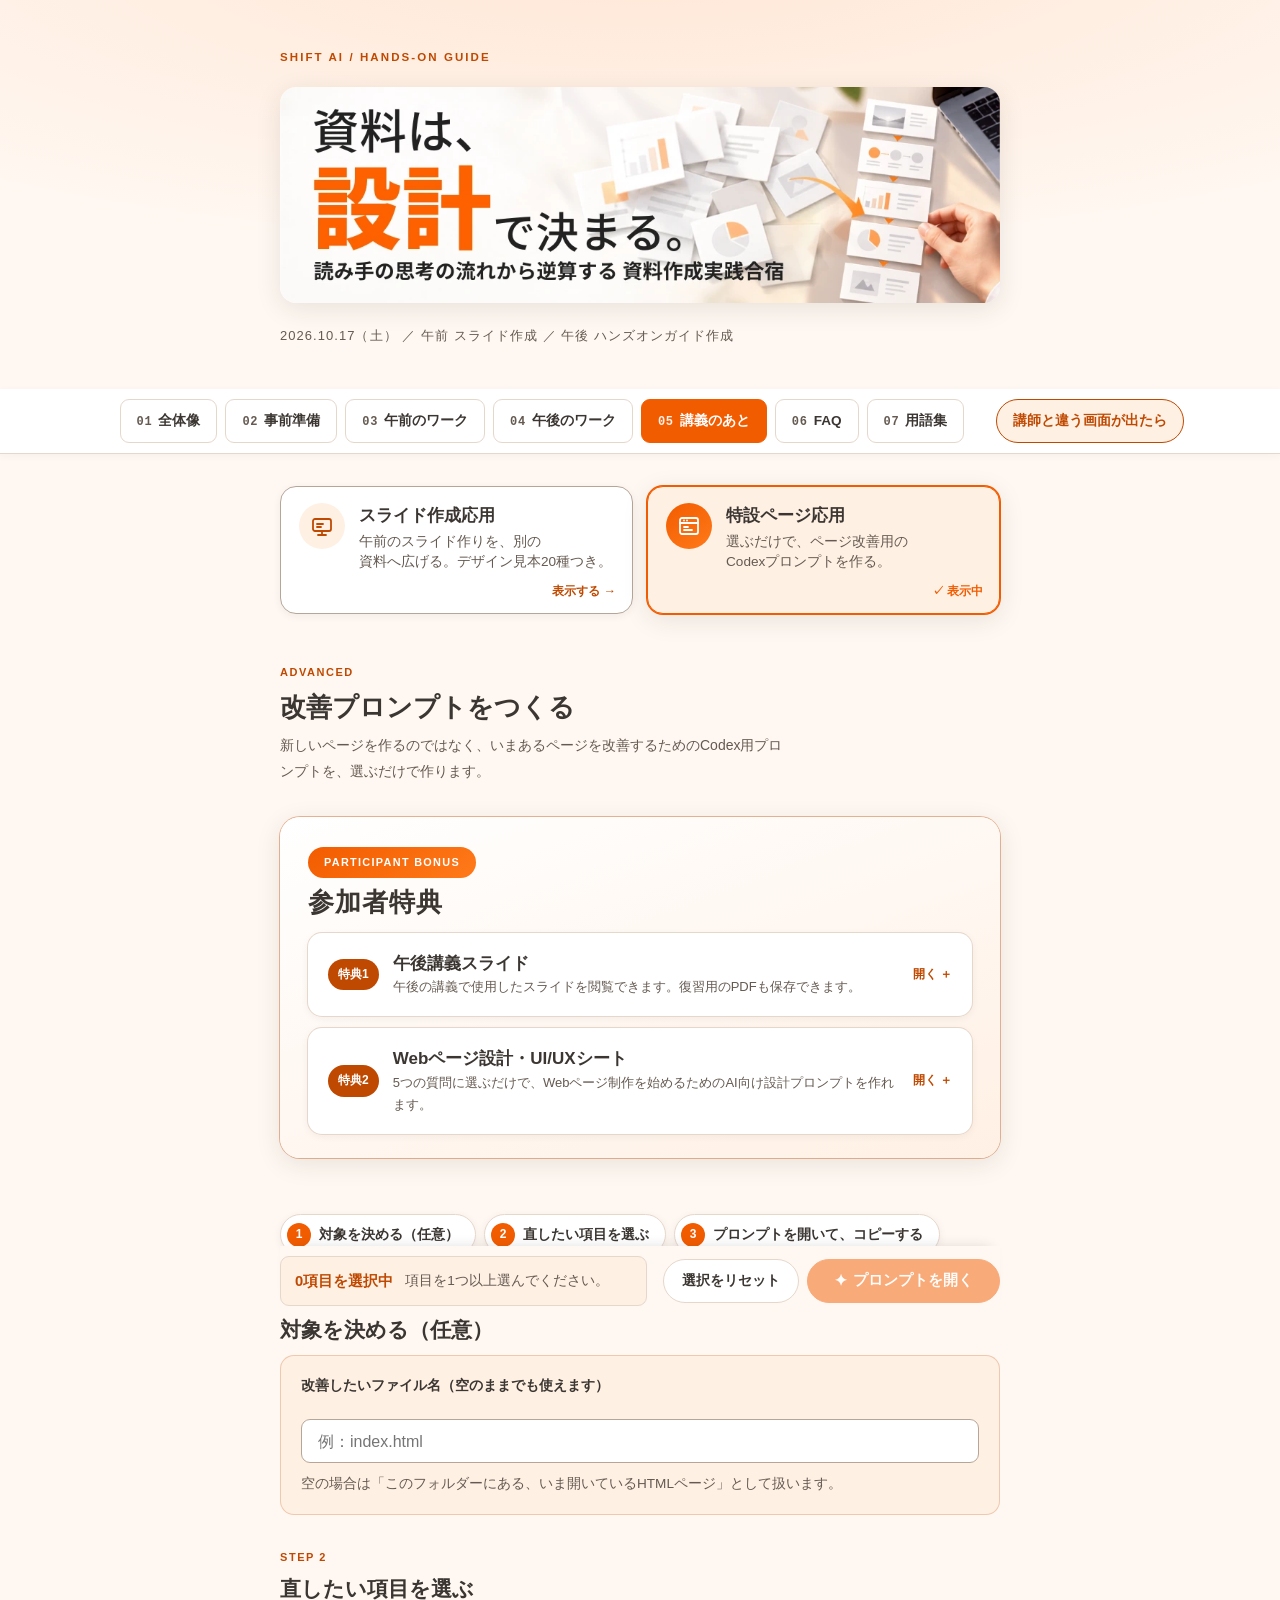
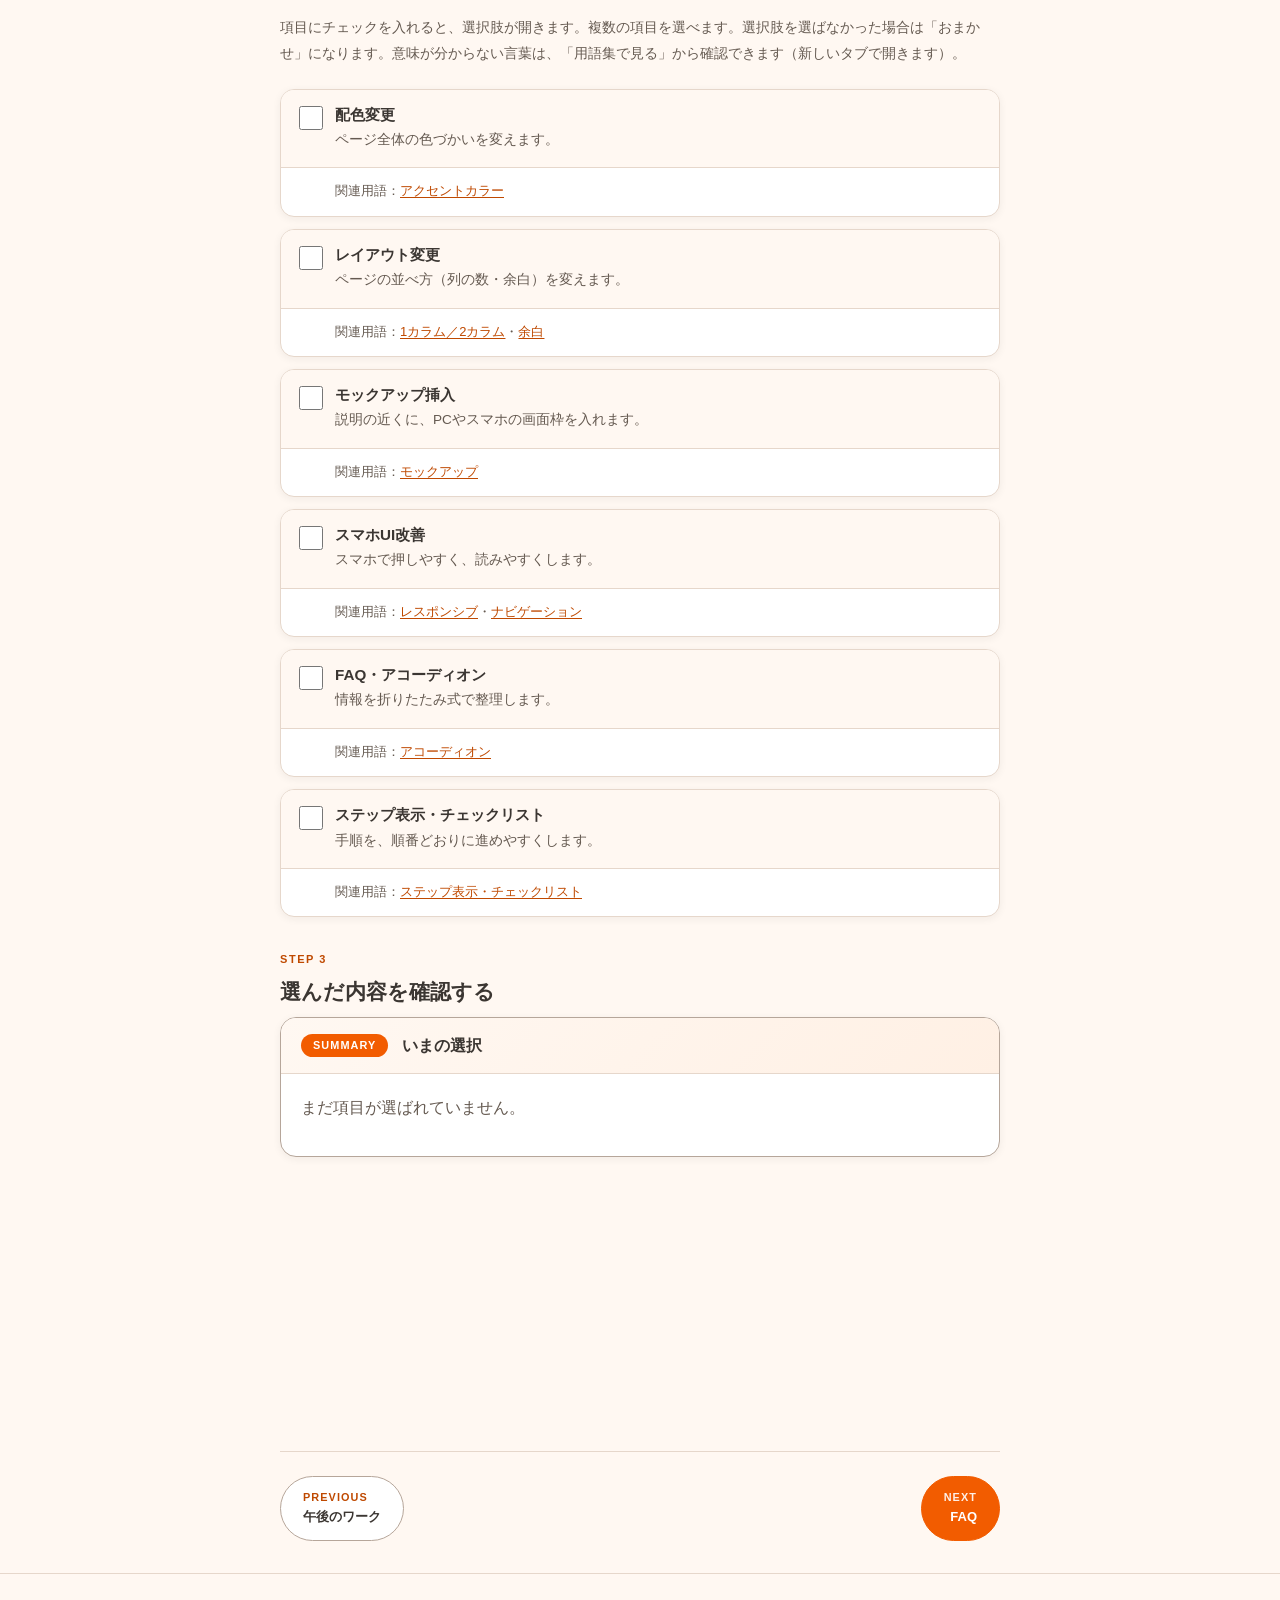
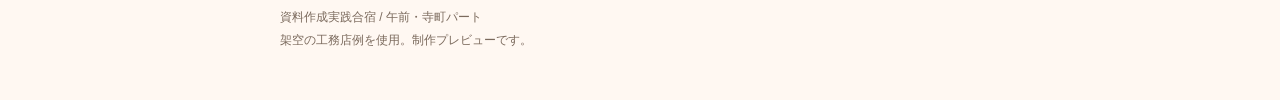
<file: apps.html>
<!DOCTYPE html>
<html lang="ja">
<head>
<meta charset="UTF-8">
<meta name="viewport" content="width=device-width,initial-scale=1">
<meta name="robots" content="noindex">
<!-- 統合済み：旧URLは index.html の該当タブへ移動する（検収完了後にこのファイルは削除予定） -->
<script>location.replace("index.html"+(location.hash||"#apps"));</script>
<noscript><meta http-equiv="refresh" content="0;url=index.html#apps"></noscript>
<title>応用編｜資料作成実践合宿</title>
<link rel="stylesheet" href="css/tokens-base.css">
<link rel="stylesheet" href="css/tokens.css">
<link rel="stylesheet" href="css/site.css">
<link rel="stylesheet" href="css/modal.css">
<link rel="stylesheet" href="css/apps.css">
</head>
<body class="ux-page">
<a class="ux-skip" href="#main">本文へ移動</a>

<nav class="ux-sitenav ux-sitenav--sticky" aria-label="サイト内の移動">
  <div class="ux-wrap ux-sitenav__in">
    <span class="ux-sitenav__brand">資料作成実践合宿</span>
    <ul>
      <li><a href="index.html">午前</a></li>
      <li><a href="pm.html">午後</a></li>
      <li><a href="apps.html" aria-current="page">応用編</a></li>
      <li><a href="glossary.html">用語集</a></li>
    </ul>
  </div>
</nav>

<section class="ux-hero">
  <div class="ux-hero__card">
    <p class="ux-hero__eyebrow">応用編</p>
    <h1 class="ux-hero__title">改善プロンプトをつくる</h1>
    <p class="ux-hero__lead">新しいページを作るのではなく、<b>いまあるページを改善する</b>ためのCodex用プロンプトを、選ぶだけで作ります。</p>
  </div>
</section>

<main id="main" class="ux-wrap ap-main">
  <noscript><div class="ux-callout ux-callout--ng"><h2 class="ux-callout__label">JavaScriptが必要です</h2><p>このツールは、ブラウザのJavaScriptを有効にすると使えます。</p></div></noscript>

  <ol class="ap-flow" aria-label="使い方">
    <li><b>1</b>対象を決める（任意）</li>
    <li><b>2</b>直したい項目を選ぶ</li>
    <li><b>3</b>プロンプトを開いて、コピーする</li>
  </ol>

  <section class="ap-sec" aria-labelledby="ap-h1">
    <p class="ux-label">Step 1</p>
    <h2 class="ux-title" id="ap-h1">対象を決める（任意）</h2>
    <div class="ux-card ux-card--note"><div class="ux-card__body">
      <label class="ap-field" for="ap-target">改善したいファイル名（空のままでも使えます）</label>
      <input class="ap-input" id="ap-target" type="text" placeholder="例：index.html" autocomplete="off" aria-describedby="ap-target-hint">
      <p class="ap-hint" id="ap-target-hint">空の場合は「このフォルダーにある、いま開いているHTMLページ」として扱います。</p>
    </div></div>
  </section>

  <section class="ap-sec" aria-labelledby="ap-h2">
    <p class="ux-label">Step 2</p>
    <h2 class="ux-title" id="ap-h2">直したい項目を選ぶ</h2>
    <p class="ux-desc">項目にチェックを入れると、選択肢が開きます。複数の項目を選べます。選択肢を選ばなかった場合は「おまかせ」になります。意味が分からない言葉は、「用語集で見る」から確認できます（新しいタブで開きます）。</p>
    <div class="ap-items" id="ap-items"></div>
  </section>

  <section class="ap-sec" aria-labelledby="ap-h3">
    <p class="ux-label">Step 3</p>
    <h2 class="ux-title" id="ap-h3">選んだ内容を確認する</h2>
    <div class="ux-card ux-card--check">
      <div class="ux-card__head"><b>SUMMARY</b><h3>いまの選択</h3></div>
      <div class="ux-card__body"><p class="ap-sum__empty" id="ap-sum-empty">まだ項目が選ばれていません。</p><ul class="ap-sum" id="ap-sum"></ul></div>
    </div>
    <div class="ap-fb" id="ap-fb" hidden>
      <p class="ap-hint">この環境ではポップアップが使えないため、プロンプトをここに表示します。</p>
      <pre class="ap-fb__pre" id="ap-fb-pre"></pre>
      <button type="button" class="ux-btn" id="ap-fb-copy">コピー</button>
    </div>
  </section>

  <div class="ap-bar" role="region" aria-label="プロンプトの操作">
    <div class="ux-status">
      <span class="ap-bar__count" id="ap-count" aria-live="polite">0項目を選択中</span>
      <span class="ap-bar__hint" id="ap-open-hint">項目を1つ以上選んでください。</span>
    </div>
    <div class="ap-bar__act">
      <button type="button" class="ux-btn ux-btn--pill" id="ap-reset">選択をリセット</button>
      <button type="button" class="ux-btn ux-btn--primary ux-btn--pill ux-btn--cta" id="ap-open" disabled aria-describedby="ap-open-hint">プロンプトを開く</button>
    </div>
  </div>
</main>

<script src="js/apps-data.js"></script>
<script src="js/apps-build.js"></script>
<script src="js/copy.js"></script>
<script src="js/prompt-modal.js"></script>
<script src="js/apps.js"></script>
</body>
</html>
</file>
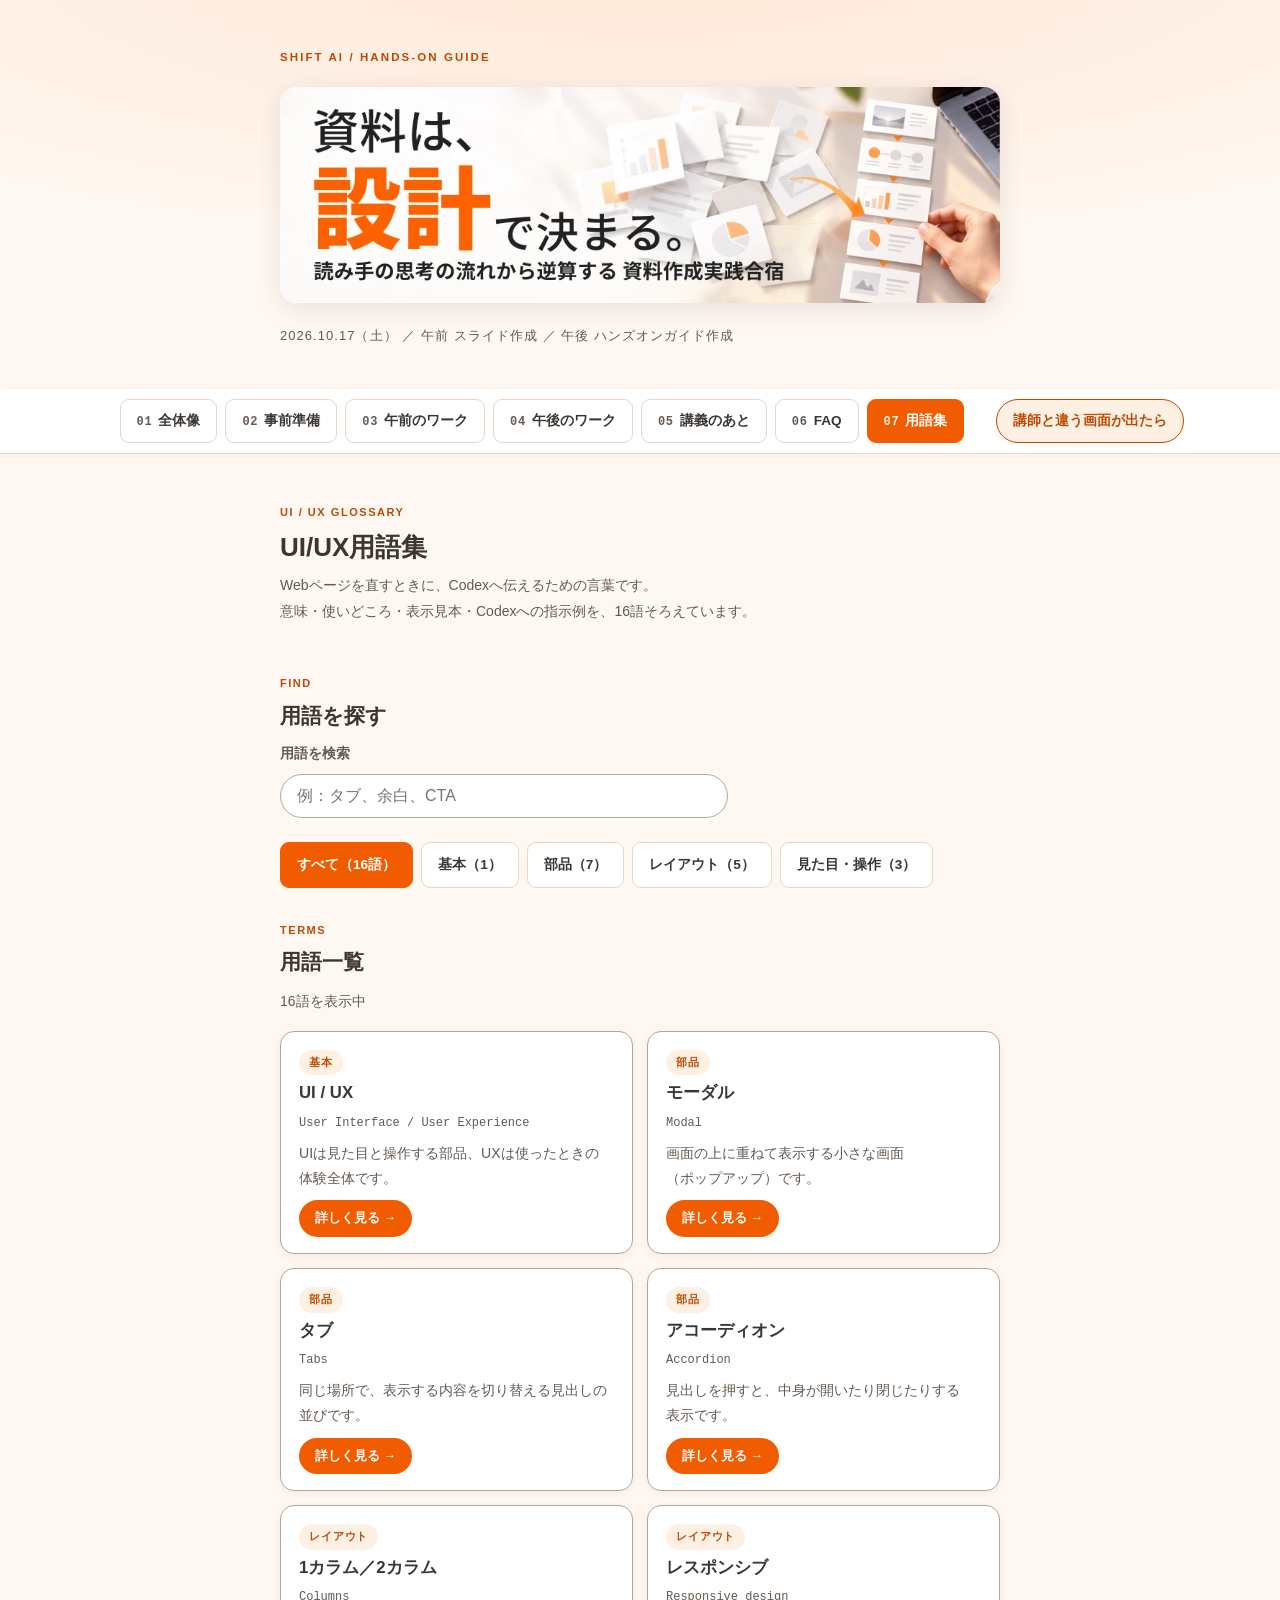
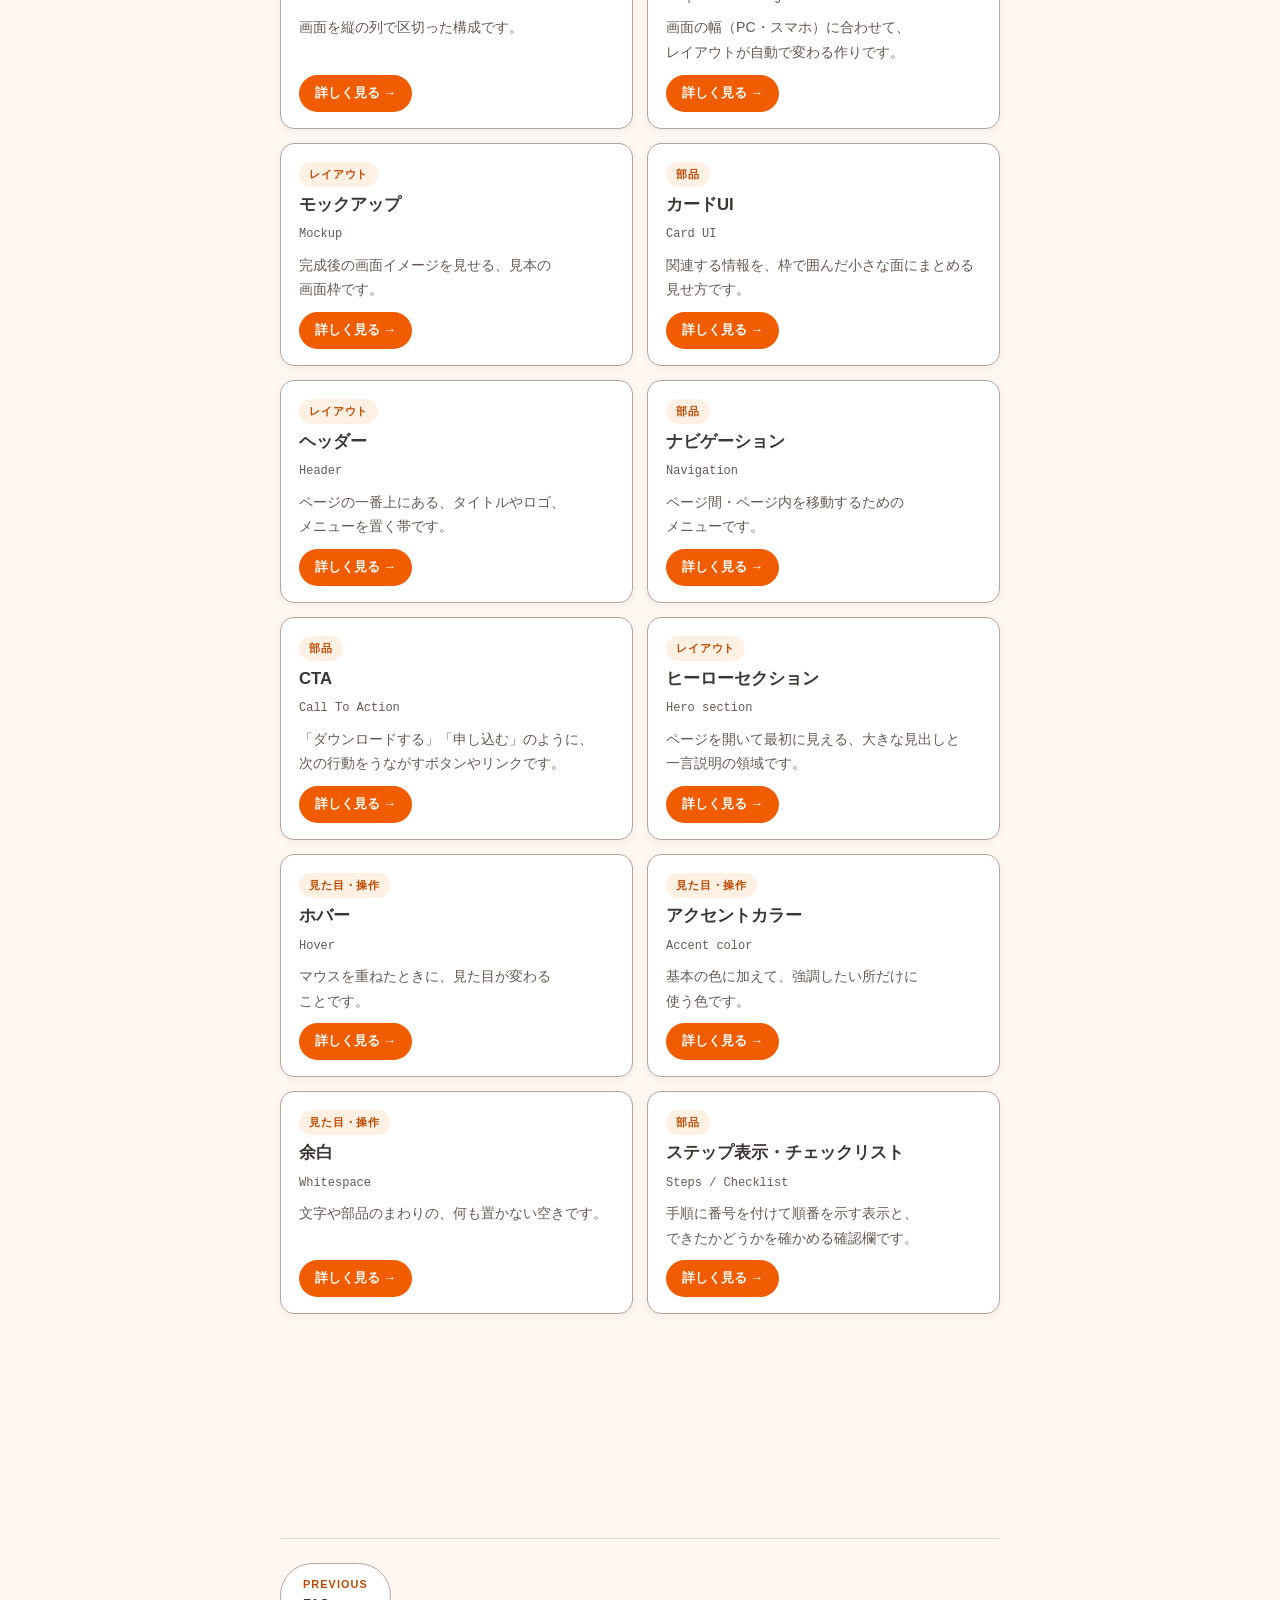
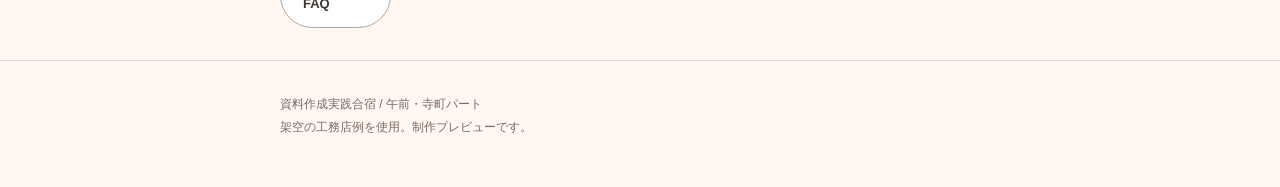
<file: glossary.html>
<!DOCTYPE html>
<html lang="ja">
<head>
<meta charset="UTF-8">
<meta name="viewport" content="width=device-width,initial-scale=1">
<meta name="robots" content="noindex">
<!-- 統合済み：旧URLは index.html の該当タブへ移動する（検収完了後にこのファイルは削除予定） -->
<script>location.replace("index.html"+(location.hash||"#tg"));</script>
<noscript><meta http-equiv="refresh" content="0;url=index.html#tg"></noscript>
<title>UI/UX用語集｜資料作成実践合宿</title>
<link rel="stylesheet" href="css/tokens-base.css">
<link rel="stylesheet" href="css/tokens.css">
<link rel="stylesheet" href="css/site.css">
<link rel="stylesheet" href="css/modal.css">
<link rel="stylesheet" href="css/glossary.css">
</head>
<body class="ux-page">
<a class="ux-skip" href="#main">本文へ移動</a>

<nav class="ux-sitenav ux-sitenav--sticky" aria-label="サイト内の移動">
  <div class="ux-wrap ux-sitenav__in">
    <span class="ux-sitenav__brand">資料作成実践合宿</span>
    <ul>
      <li><a href="index.html">午前</a></li>
      <li><a href="pm.html">午後</a></li>
      <li><a href="apps.html">応用編</a></li>
      <li><a href="glossary.html" aria-current="page">用語集</a></li>
    </ul>
  </div>
</nav>

<section class="ux-hero">
  <div class="ux-hero__card">
    <p class="ux-hero__eyebrow">UI / UX GLOSSARY</p>
    <h1 class="ux-hero__title">UI/UX用語集</h1>
    <p class="ux-hero__lead">Webページを直すときに、Codexへ伝えるための言葉です。<br>意味・使いどころ・表示見本・Codexへの指示例を、16語そろえています。</p>
  </div>
</section>

<main id="main" class="ux-wrap ux-wrap--wide gl-main">
  <section aria-labelledby="gl-index-h">
    <p class="ux-label">Find</p>
    <h2 class="ux-title" id="gl-index-h">用語を探す</h2>
    <div class="gl-tools">
      <div class="gl-search"><label for="gl-q">用語を検索</label><input type="search" id="gl-q" placeholder="例：タブ、余白、CTA" autocomplete="off"></div>
      <div class="gl-filter" role="group" aria-label="種類で絞り込む"><button type="button" class="gl-chip" aria-pressed="true" data-cat="">すべて（16語）</button><button type="button" class="gl-chip" aria-pressed="false" data-cat="基本">基本（1）</button><button type="button" class="gl-chip" aria-pressed="false" data-cat="部品">部品（7）</button><button type="button" class="gl-chip" aria-pressed="false" data-cat="レイアウト">レイアウト（5）</button><button type="button" class="gl-chip" aria-pressed="false" data-cat="見た目・操作">見た目・操作（3）</button></div>
    </div>
    <ul class="gl-index" id="gl-index"><li><a href="#term-ui-ux">UI / UX</a></li><li><a href="#term-modal">モーダル</a></li><li><a href="#term-tab">タブ</a></li><li><a href="#term-accordion">アコーディオン</a></li><li><a href="#term-columns">1カラム／2カラム</a></li><li><a href="#term-responsive">レスポンシブ</a></li><li><a href="#term-mockup">モックアップ</a></li><li><a href="#term-card-ui">カードUI</a></li><li><a href="#term-header">ヘッダー</a></li><li><a href="#term-navigation">ナビゲーション</a></li><li><a href="#term-cta">CTA</a></li><li><a href="#term-hero">ヒーローセクション</a></li><li><a href="#term-hover">ホバー</a></li><li><a href="#term-accent-color">アクセントカラー</a></li><li><a href="#term-whitespace">余白</a></li><li><a href="#term-steps">ステップ表示・チェックリスト</a></li></ul>
  </section>

  <section class="gl-list" aria-labelledby="gl-list-h">
    <p class="ux-label">Terms</p>
    <h2 class="ux-title" id="gl-list-h">用語一覧</h2>
    <p class="gl-count" id="gl-count" aria-live="polite">16語を表示中</p>
    <div class="gl-tlist" id="gl-cards"></div>
    <p class="gl-empty" id="gl-empty" hidden>条件に合う用語がありません。検索の言葉やカテゴリを変えてください。</p>
    <div class="gl-terms" id="gl-terms">
    <article class="ux-card ux-card--term gl-term" id="term-ui-ux" data-cat="基本" data-summary="UIは見た目と操作する部品、UXは使ったときの体験全体です。" aria-labelledby="h-ui-ux">
      <div class="ux-card__head"><h3 id="h-ui-ux">UI / UX</h3><span class="gl-en">User Interface / User Experience</span><span class="gl-cat">基本</span></div>
      <div class="ux-card__body">
        <section><h4 class="gl-label">意味</h4><p>UIは「画面の見た目と、操作する部品」（ボタン・文字・色など）。UXは「使ったときの体験全体」（迷わず目的を達成できたか）です。UIは、UXをよくするための手段です。</p></section>
        <section><h4 class="gl-label">使いどころ</h4><p>ページを直すときは、「見た目をよくしたい」ではなく「利用者が迷わず目的を達成できるようにしたい」から考えます。</p></section>
        <section><h4 class="gl-label">表示見本</h4><div class="gl-demo"><div class="gl-two"><div class="gl-box"><p class="gl-cap">UI（部品の見た目）</p><div class="gl-row"><span class="gl-btn">ボタン</span><span class="gl-input">入力欄</span></div></div>
<div class="gl-box"><p class="gl-cap">UX（体験の流れ）</p><ol class="gl-flow"><li>選ぶ</li><li>確認する</li><li>完了</li></ol><p class="gl-note">迷わず最後まで進めれば、よいUX</p></div></div></div></section>
        <section><h4 class="gl-label">Codexへの指示例</h4>
          <div class="ux-prompt ux-prompt--inline" data-prompt data-prompt-title="UI / UX の指示例">
            <div class="ux-prompt__head"><span class="ux-prompt__label">指示例</span><span class="ux-prompt__actions"><button type="button" class="ux-btn" data-prompt-copy>コピー</button></span></div>
            <pre class="ux-prompt__src">利用者が迷わず目的を達成できるように、このページのUI（見た目・操作）を改善してください。
文章・リンク・機能は変えないでください。</pre>
          </div></section>
      </div>
    </article>
    <article class="ux-card ux-card--term gl-term" id="term-modal" data-cat="部品" data-summary="画面の上に重ねて表示する小さな画面（ポップアップ）です。" aria-labelledby="h-modal">
      <div class="ux-card__head"><h3 id="h-modal">モーダル</h3><span class="gl-en">Modal</span><span class="gl-cat">部品</span></div>
      <div class="ux-card__body">
        <section><h4 class="gl-label">意味</h4><p>画面の上に重ねて表示する小さな画面（ポップアップ）です。開いている間は、後ろのページを操作できません。</p></section>
        <section><h4 class="gl-label">使いどころ</h4><p>長い文章（プロンプトなど）を、必要なときだけ見せたいとき。確認や入力など、いま集中してほしい操作に使います。常に読ませたい手順は、入れません。</p></section>
        <section><h4 class="gl-label">表示見本</h4><div class="gl-demo"><div class="gl-mini" data-mini><div class="gl-mini__page"><i class="gl-bar"></i><i class="gl-bar short"></i><button type="button" class="ux-btn" data-mini-open>モーダルを開く（見本）</button></div>
<div class="gl-mini__layer" data-mini-layer hidden><div class="gl-mini__box" role="group" aria-label="モーダルの見本"><b>モーダルの見本</b><p>開いている間、後ろのページは操作できません。</p><button type="button" class="ux-btn ux-btn--primary" data-mini-close>閉じる</button></div></div></div>
<p class="gl-note">この見本は枠の中で動きます。背景の暗い部分か「閉じる」で閉じられます。</p></div></section>
        <section><h4 class="gl-label">Codexへの指示例</h4>
          <div class="ux-prompt ux-prompt--inline" data-prompt data-prompt-title="モーダル の指示例">
            <div class="ux-prompt__head"><span class="ux-prompt__label">指示例</span><span class="ux-prompt__actions"><button type="button" class="ux-btn" data-prompt-copy>コピー</button></span></div>
            <pre class="ux-prompt__src">長いプロンプトを、ボタンで開くモーダル（ポップアップ）にしてください。
開く・閉じる・全文コピーができ、Escキーでも閉じられるようにしてください。</pre>
          </div></section>
      </div>
    </article>
    <article class="ux-card ux-card--term gl-term" id="term-tab" data-cat="部品" data-summary="同じ場所で、表示する内容を切り替える見出しの並びです。" aria-labelledby="h-tab">
      <div class="ux-card__head"><h3 id="h-tab">タブ</h3><span class="gl-en">Tabs</span><span class="gl-cat">部品</span></div>
      <div class="ux-card__body">
        <section><h4 class="gl-label">意味</h4><p>同じ場所で、表示する内容を切り替える見出しの並びです。</p></section>
        <section><h4 class="gl-label">使いどころ</h4><p>工程や種類ごとに情報を分けて、いま必要な分だけ見せたいとき。</p></section>
        <section><h4 class="gl-label">表示見本</h4><div class="gl-demo"><div class="gl-tabs" data-demo-tabs><div class="gl-tabs__list" role="tablist" aria-label="タブの見本"><button type="button" role="tab" aria-selected="true">手順</button><button type="button" role="tab" aria-selected="false" tabindex="-1">理由</button><button type="button" role="tab" aria-selected="false" tabindex="-1">確認</button></div>
<div class="gl-tabs__panel" role="tabpanel">手順：やることを順に書きます。</div><div class="gl-tabs__panel" role="tabpanel" hidden>理由：なぜ必要かを書きます。</div><div class="gl-tabs__panel" role="tabpanel" hidden>確認：できたかどうかを確かめます。</div></div></div></section>
        <section><h4 class="gl-label">Codexへの指示例</h4>
          <div class="ux-prompt ux-prompt--inline" data-prompt data-prompt-title="タブ の指示例">
            <div class="ux-prompt__head"><span class="ux-prompt__label">指示例</span><span class="ux-prompt__actions"><button type="button" class="ux-btn" data-prompt-copy>コピー</button></span></div>
            <pre class="ux-prompt__src">工程ごとにタブで切り替えられるようにしてください。
現在選択中のタブが分かる見た目にし、キーボードでも操作できるようにしてください。</pre>
          </div></section>
      </div>
    </article>
    <article class="ux-card ux-card--term gl-term" id="term-accordion" data-cat="部品" data-summary="見出しを押すと、中身が開いたり閉じたりする表示です。" aria-labelledby="h-accordion">
      <div class="ux-card__head"><h3 id="h-accordion">アコーディオン</h3><span class="gl-en">Accordion</span><span class="gl-cat">部品</span></div>
      <div class="ux-card__body">
        <section><h4 class="gl-label">意味</h4><p>見出しを押すと、中身が開いたり閉じたりする表示です。</p></section>
        <section><h4 class="gl-label">使いどころ</h4><p>補足や見本など、必要な人だけ読めばよい情報。必須の手順は閉じません。</p></section>
        <section><h4 class="gl-label">表示見本</h4><div class="gl-demo"><details class="gl-acc"><summary>よくある質問（押すと開きます）</summary><p>ここに答えが入ります。</p></details><details class="gl-acc"><summary>もうひとつの質問</summary><p>必要な人だけが開いて読みます。</p></details></div></section>
        <section><h4 class="gl-label">Codexへの指示例</h4>
          <div class="ux-prompt ux-prompt--inline" data-prompt data-prompt-title="アコーディオン の指示例">
            <div class="ux-prompt__head"><span class="ux-prompt__label">指示例</span><span class="ux-prompt__actions"><button type="button" class="ux-btn" data-prompt-copy>コピー</button></span></div>
            <pre class="ux-prompt__src">よくある質問を、見出しを押すと開くアコーディオンにしてください。
最初は閉じておき、必須の手順は折りたたまないでください。</pre>
          </div></section>
      </div>
    </article>
    <article class="ux-card ux-card--term gl-term" id="term-columns" data-cat="レイアウト" data-summary="画面を縦の列で区切った構成です。" aria-labelledby="h-columns">
      <div class="ux-card__head"><h3 id="h-columns">1カラム／2カラム</h3><span class="gl-en">Columns</span><span class="gl-cat">レイアウト</span></div>
      <div class="ux-card__body">
        <section><h4 class="gl-label">意味</h4><p>画面を縦の列で区切った構成です。1カラムは本文が縦一列、2カラムは本文の横に目次などを置く構成です。</p></section>
        <section><h4 class="gl-label">使いどころ</h4><p>読み物は1カラム。目次や関連リンクを常に見せたいなら2カラム。スマホでは1カラムに戻すのが基本です。</p></section>
        <section><h4 class="gl-label">表示見本</h4><div class="gl-demo"><div class="gl-two"><div class="gl-box"><p class="gl-cap">1カラム</p><div class="gl-frame"><i class="gl-bar"></i><i class="gl-bar"></i><i class="gl-bar short"></i></div></div>
<div class="gl-box"><p class="gl-cap">2カラム</p><div class="gl-frame gl-frame--2"><div><i class="gl-bar"></i><i class="gl-bar"></i><i class="gl-bar short"></i></div><div class="gl-side"><i class="gl-bar"></i><i class="gl-bar"></i></div></div></div></div></div></section>
        <section><h4 class="gl-label">Codexへの指示例</h4>
          <div class="ux-prompt ux-prompt--inline" data-prompt data-prompt-title="1カラム／2カラム の指示例">
            <div class="ux-prompt__head"><span class="ux-prompt__label">指示例</span><span class="ux-prompt__actions"><button type="button" class="ux-btn" data-prompt-copy>コピー</button></span></div>
            <pre class="ux-prompt__src">本文を2カラム（本文と、右側の目次）にしてください。
スマホでは1カラムに戻してください。</pre>
          </div></section>
      </div>
    </article>
    <article class="ux-card ux-card--term gl-term" id="term-responsive" data-cat="レイアウト" data-summary="画面の幅（PC・スマホ）に合わせて、レイアウトが自動で変わる作りです。" aria-labelledby="h-responsive">
      <div class="ux-card__head"><h3 id="h-responsive">レスポンシブ</h3><span class="gl-en">Responsive design</span><span class="gl-cat">レイアウト</span></div>
      <div class="ux-card__body">
        <section><h4 class="gl-label">意味</h4><p>画面の幅（PC・スマホ）に合わせて、レイアウトが自動で変わる作りです。</p></section>
        <section><h4 class="gl-label">使いどころ</h4><p>PCでもスマホでも見られるページ。横スクロールが出ないこと、文字や押す部分が小さくなりすぎないことが目安です。</p></section>
        <section><h4 class="gl-label">表示見本</h4><div class="gl-demo"><div class="gl-two"><div class="gl-box"><p class="gl-cap">PCの幅（3列）</p><div class="gl-grid3"><i></i><i></i><i></i></div></div><div class="gl-box"><p class="gl-cap">スマホの幅（1列）</p><div class="gl-grid1"><i></i><i></i><i></i></div></div></div></div></section>
        <section><h4 class="gl-label">Codexへの指示例</h4>
          <div class="ux-prompt ux-prompt--inline" data-prompt data-prompt-title="レスポンシブ の指示例">
            <div class="ux-prompt__head"><span class="ux-prompt__label">指示例</span><span class="ux-prompt__actions"><button type="button" class="ux-btn" data-prompt-copy>コピー</button></span></div>
            <pre class="ux-prompt__src">スマホ（画面幅360〜390px）でも見やすいレスポンシブ表示にしてください。
横スクロールが出ないようにし、ボタンは押しやすい大きさにしてください。</pre>
          </div></section>
      </div>
    </article>
    <article class="ux-card ux-card--term gl-term" id="term-mockup" data-cat="レイアウト" data-summary="完成後の画面イメージを見せる、見本の画面枠です。" aria-labelledby="h-mockup">
      <div class="ux-card__head"><h3 id="h-mockup">モックアップ</h3><span class="gl-en">Mockup</span><span class="gl-cat">レイアウト</span></div>
      <div class="ux-card__body">
        <section><h4 class="gl-label">意味</h4><p>完成後の画面イメージを見せる、見本の画面枠（PCやスマホの画面）です。</p></section>
        <section><h4 class="gl-label">使いどころ</h4><p>操作画面や完成イメージを、文章より早く伝えたいとき。</p></section>
        <section><h4 class="gl-label">表示見本</h4><div class="gl-demo"><div class="gl-mock"><div class="gl-pc"><i class="gl-bar"></i><i class="gl-bar short"></i></div><div class="gl-phone"><i class="gl-bar"></i><i class="gl-bar short"></i></div></div></div></section>
        <section><h4 class="gl-label">Codexへの指示例</h4>
          <div class="ux-prompt ux-prompt--inline" data-prompt data-prompt-title="モックアップ の指示例">
            <div class="ux-prompt__head"><span class="ux-prompt__label">指示例</span><span class="ux-prompt__actions"><button type="button" class="ux-btn" data-prompt-copy>コピー</button></span></div>
            <pre class="ux-prompt__src">説明の近くに、PC画面とスマホ画面のモックアップを入れてください。
画像は後から差し替えられる枠にし、代替テキスト（alt）を付けてください。</pre>
          </div></section>
      </div>
    </article>
    <article class="ux-card ux-card--term gl-term" id="term-card-ui" data-cat="部品" data-summary="関連する情報を、枠で囲んだ小さな面にまとめる見せ方です。" aria-labelledby="h-card-ui">
      <div class="ux-card__head"><h3 id="h-card-ui">カードUI</h3><span class="gl-en">Card UI</span><span class="gl-cat">部品</span></div>
      <div class="ux-card__body">
        <section><h4 class="gl-label">意味</h4><p>関連する情報を、枠で囲んだ小さな面にまとめる見せ方です。</p></section>
        <section><h4 class="gl-label">使いどころ</h4><p>種類の違う情報を並べて、役割を見分けやすくしたいとき（手順・補足・配布ファイルなど）。</p></section>
        <section><h4 class="gl-label">表示見本</h4><div class="gl-demo"><div class="gl-cards"><div class="gl-card"><b>手順</b><span>やること</span></div><div class="gl-card gl-card--note"><b>補足</b><span>知っておくこと</span></div><div class="gl-card gl-card--file"><b>配布</b><span>ダウンロード</span></div></div></div></section>
        <section><h4 class="gl-label">Codexへの指示例</h4>
          <div class="ux-prompt ux-prompt--inline" data-prompt data-prompt-title="カードUI の指示例">
            <div class="ux-prompt__head"><span class="ux-prompt__label">指示例</span><span class="ux-prompt__actions"><button type="button" class="ux-btn" data-prompt-copy>コピー</button></span></div>
            <pre class="ux-prompt__src">手順・補足・配布ファイルを、役割が分かるカードUIに分けてください。
カードごとに見出しと余白をそろえてください。</pre>
          </div></section>
      </div>
    </article>
    <article class="ux-card ux-card--term gl-term" id="term-header" data-cat="レイアウト" data-summary="ページの一番上にある、タイトルやロゴ、メニューを置く帯です。" aria-labelledby="h-header">
      <div class="ux-card__head"><h3 id="h-header">ヘッダー</h3><span class="gl-en">Header</span><span class="gl-cat">レイアウト</span></div>
      <div class="ux-card__body">
        <section><h4 class="gl-label">意味</h4><p>ページの一番上にある、タイトルやロゴ、メニューを置く帯です。</p></section>
        <section><h4 class="gl-label">使いどころ</h4><p>いま見ているサイトが何か、どこへ移動できるかを、最初に伝えたいとき。</p></section>
        <section><h4 class="gl-label">表示見本</h4><div class="gl-demo"><div class="gl-header"><b>サイト名</b><span>メニュー</span></div></div></section>
        <section><h4 class="gl-label">Codexへの指示例</h4>
          <div class="ux-prompt ux-prompt--inline" data-prompt data-prompt-title="ヘッダー の指示例">
            <div class="ux-prompt__head"><span class="ux-prompt__label">指示例</span><span class="ux-prompt__actions"><button type="button" class="ux-btn" data-prompt-copy>コピー</button></span></div>
            <pre class="ux-prompt__src">ページの上部に、サイト名と主要メニューを置いたヘッダーを作ってください。
スマホでも1行に収まるようにしてください。</pre>
          </div></section>
      </div>
    </article>
    <article class="ux-card ux-card--term gl-term" id="term-navigation" data-cat="部品" data-summary="ページ間・ページ内を移動するためのメニューです。" aria-labelledby="h-navigation">
      <div class="ux-card__head"><h3 id="h-navigation">ナビゲーション</h3><span class="gl-en">Navigation</span><span class="gl-cat">部品</span></div>
      <div class="ux-card__body">
        <section><h4 class="gl-label">意味</h4><p>ページ間・ページ内を移動するためのメニューです。</p></section>
        <section><h4 class="gl-label">使いどころ</h4><p>どこにいるか（現在地）と、次にどこへ行けるかを示したいとき。現在地は、色だけでなく下線などでも示します。</p></section>
        <section><h4 class="gl-label">表示見本</h4><div class="gl-demo"><div class="gl-nav" role="presentation"><span>午前</span><span class="is-current">午後</span><span>応用編</span><span>用語集</span></div><p class="gl-note">現在地は、色・太さ・下線で示しています。</p></div></section>
        <section><h4 class="gl-label">Codexへの指示例</h4>
          <div class="ux-prompt ux-prompt--inline" data-prompt data-prompt-title="ナビゲーション の指示例">
            <div class="ux-prompt__head"><span class="ux-prompt__label">指示例</span><span class="ux-prompt__actions"><button type="button" class="ux-btn" data-prompt-copy>コピー</button></span></div>
            <pre class="ux-prompt__src">午前・午後・応用編・用語集へ移動できるナビゲーションを、全ページの上部に置いてください。
現在のページが分かる表示にしてください。</pre>
          </div></section>
      </div>
    </article>
    <article class="ux-card ux-card--term gl-term" id="term-cta" data-cat="部品" data-summary="「ダウンロードする」「申し込む」のように、次の行動をうながすボタンやリンクです。" aria-labelledby="h-cta">
      <div class="ux-card__head"><h3 id="h-cta">CTA</h3><span class="gl-en">Call To Action</span><span class="gl-cat">部品</span></div>
      <div class="ux-card__body">
        <section><h4 class="gl-label">意味</h4><p>「ダウンロードする」「申し込む」のように、次の行動をうながすボタンやリンクです。</p></section>
        <section><h4 class="gl-label">使いどころ</h4><p>読んだ人にしてほしい行動が1つあるとき。目立たせるのは、1ページに1〜2個までにします。</p></section>
        <section><h4 class="gl-label">表示見本</h4><div class="gl-demo"><div class="gl-row"><span class="gl-btn gl-btn--main">資料をダウンロード</span><span class="gl-btn">あとで読む</span></div><p class="gl-note">主なボタンだけを目立たせています。</p></div></section>
        <section><h4 class="gl-label">Codexへの指示例</h4>
          <div class="ux-prompt ux-prompt--inline" data-prompt data-prompt-title="CTA の指示例">
            <div class="ux-prompt__head"><span class="ux-prompt__label">指示例</span><span class="ux-prompt__actions"><button type="button" class="ux-btn" data-prompt-copy>コピー</button></span></div>
            <pre class="ux-prompt__src">ページの最後に、「資料をダウンロード」のCTAボタンを置いてください。
主なボタンは1つだけ目立たせ、他は控えめにしてください。</pre>
          </div></section>
      </div>
    </article>
    <article class="ux-card ux-card--term gl-term" id="term-hero" data-cat="レイアウト" data-summary="ページを開いて最初に見える、大きな見出しと一言説明の領域です。" aria-labelledby="h-hero">
      <div class="ux-card__head"><h3 id="h-hero">ヒーローセクション</h3><span class="gl-en">Hero section</span><span class="gl-cat">レイアウト</span></div>
      <div class="ux-card__body">
        <section><h4 class="gl-label">意味</h4><p>ページを開いて最初に見える、大きな見出しと一言説明の領域です。</p></section>
        <section><h4 class="gl-label">使いどころ</h4><p>ページの目的を、最初の数秒で伝えたいとき。</p></section>
        <section><h4 class="gl-label">表示見本</h4><div class="gl-demo"><div class="gl-hero"><b>ひと目で分かる題名</b><span>1行の説明</span><span class="gl-btn gl-btn--main">はじめる</span></div></div></section>
        <section><h4 class="gl-label">Codexへの指示例</h4>
          <div class="ux-prompt ux-prompt--inline" data-prompt data-prompt-title="ヒーローセクション の指示例">
            <div class="ux-prompt__head"><span class="ux-prompt__label">指示例</span><span class="ux-prompt__actions"><button type="button" class="ux-btn" data-prompt-copy>コピー</button></span></div>
            <pre class="ux-prompt__src">ページの最初に、題名と1行の説明、主なボタンを置いたヒーローセクションを作ってください。
文章量は少なくしてください。</pre>
          </div></section>
      </div>
    </article>
    <article class="ux-card ux-card--term gl-term" id="term-hover" data-cat="見た目・操作" data-summary="マウスを重ねたときに、見た目が変わることです。" aria-labelledby="h-hover">
      <div class="ux-card__head"><h3 id="h-hover">ホバー</h3><span class="gl-en">Hover</span><span class="gl-cat">見た目・操作</span></div>
      <div class="ux-card__body">
        <section><h4 class="gl-label">意味</h4><p>マウスを重ねたときに、見た目が変わることです。「押せる場所」を伝える合図になります。</p></section>
        <section><h4 class="gl-label">使いどころ</h4><p>ボタン・リンク・カードなど、押せる場所を示したいとき。スマホにはホバーがないので、ホバーだけに頼りません。</p></section>
        <section><h4 class="gl-label">表示見本</h4><div class="gl-demo"><div class="gl-row"><span class="gl-hover" tabindex="0">マウスを重ねてみてください</span></div><p class="gl-note">キーボードでフォーカスしても、同じ見た目になります。</p></div></section>
        <section><h4 class="gl-label">Codexへの指示例</h4>
          <div class="ux-prompt ux-prompt--inline" data-prompt data-prompt-title="ホバー の指示例">
            <div class="ux-prompt__head"><span class="ux-prompt__label">指示例</span><span class="ux-prompt__actions"><button type="button" class="ux-btn" data-prompt-copy>コピー</button></span></div>
            <pre class="ux-prompt__src">ボタンとカードに、マウスを重ねたときの見た目の変化（ホバー）を付けてください。
スマホでも使えるように、ホバーだけに頼らない作りにしてください。</pre>
          </div></section>
      </div>
    </article>
    <article class="ux-card ux-card--term gl-term" id="term-accent-color" data-cat="見た目・操作" data-summary="基本の色に加えて、強調したい所だけに使う色です。" aria-labelledby="h-accent-color">
      <div class="ux-card__head"><h3 id="h-accent-color">アクセントカラー</h3><span class="gl-en">Accent color</span><span class="gl-cat">見た目・操作</span></div>
      <div class="ux-card__body">
        <section><h4 class="gl-label">意味</h4><p>基本の色に加えて、強調したい所だけに使う色です。</p></section>
        <section><h4 class="gl-label">使いどころ</h4><p>ボタンやリンクなど、目を向けてほしい所だけに使います。使いすぎると、どこが大事か分からなくなります。</p></section>
        <section><h4 class="gl-label">表示見本</h4><div class="gl-demo"><div class="gl-swatches"><span class="gl-sw" style="background:var(--ink)">基本</span><span class="gl-sw" style="background:var(--paper-warm);color:var(--ink);border:1px solid var(--line)">背景</span><span class="gl-sw" style="background:var(--fill);color:var(--on-fill)">強調</span></div><div class="gl-row"><span class="gl-btn gl-btn--main">強調の色はここだけ</span></div></div></section>
        <section><h4 class="gl-label">Codexへの指示例</h4>
          <div class="ux-prompt ux-prompt--inline" data-prompt data-prompt-title="アクセントカラー の指示例">
            <div class="ux-prompt__head"><span class="ux-prompt__label">指示例</span><span class="ux-prompt__actions"><button type="button" class="ux-btn" data-prompt-copy>コピー</button></span></div>
            <pre class="ux-prompt__src">アクセントカラーを1色に決めて、ボタン・リンク・見出しの印だけに使ってください。
文字と背景の明暗差は確保してください。</pre>
          </div></section>
      </div>
    </article>
    <article class="ux-card ux-card--term gl-term" id="term-whitespace" data-cat="見た目・操作" data-summary="文字や部品のまわりの、何も置かない空きです。" aria-labelledby="h-whitespace">
      <div class="ux-card__head"><h3 id="h-whitespace">余白</h3><span class="gl-en">Whitespace</span><span class="gl-cat">見た目・操作</span></div>
      <div class="ux-card__body">
        <section><h4 class="gl-label">意味</h4><p>文字や部品のまわりの、何も置かない空きです。</p></section>
        <section><h4 class="gl-label">使いどころ</h4><p>情報のまとまりを見分けやすくしたいとき。詰め込むほど、読みにくくなります。</p></section>
        <section><h4 class="gl-label">表示見本</h4><div class="gl-demo"><div class="gl-two"><div class="gl-box"><p class="gl-cap">余白が少ない</p><div class="gl-space gl-space--tight"><b>見出し</b><p>本文が続きます。まとまりが分かりにくい。</p><b>見出し</b><p>次の本文です。</p></div></div><div class="gl-box"><p class="gl-cap">余白がある</p><div class="gl-space"><b>見出し</b><p>本文が続きます。まとまりが見分けやすい。</p><b>見出し</b><p>次の本文です。</p></div></div></div></div></section>
        <section><h4 class="gl-label">Codexへの指示例</h4>
          <div class="ux-prompt ux-prompt--inline" data-prompt data-prompt-title="余白 の指示例">
            <div class="ux-prompt__head"><span class="ux-prompt__label">指示例</span><span class="ux-prompt__actions"><button type="button" class="ux-btn" data-prompt-copy>コピー</button></span></div>
            <pre class="ux-prompt__src">見出しと本文、カードとカードの間の余白を広げて、まとまりが見分けやすいようにしてください。
文章は変えないでください。</pre>
          </div></section>
      </div>
    </article>
    <article class="ux-card ux-card--term gl-term" id="term-steps" data-cat="部品" data-summary="手順に番号を付けて順番を示す表示と、できたかどうかを確かめる確認欄です。" aria-labelledby="h-steps">
      <div class="ux-card__head"><h3 id="h-steps">ステップ表示・チェックリスト</h3><span class="gl-en">Steps / Checklist</span><span class="gl-cat">部品</span></div>
      <div class="ux-card__body">
        <section><h4 class="gl-label">意味</h4><p>手順に番号を付けて順番を示す表示と、できたかどうかを確かめる確認欄です。</p></section>
        <section><h4 class="gl-label">使いどころ</h4><p>操作手順など、順番どおりに進めてほしい情報。「できたら確認」を付けると、次へ進んでよいか迷いません。</p></section>
        <section><h4 class="gl-label">表示見本</h4><div class="gl-demo"><ol class="gl-steps"><li>ファイルを開く</li><li>プロンプトをコピーする</li><li>貼り付けて実行する</li></ol><label class="gl-check"><input type="checkbox"><span>できたら確認：結果が表示された</span></label></div></section>
        <section><h4 class="gl-label">Codexへの指示例</h4>
          <div class="ux-prompt ux-prompt--inline" data-prompt data-prompt-title="ステップ表示・チェックリスト の指示例">
            <div class="ux-prompt__head"><span class="ux-prompt__label">指示例</span><span class="ux-prompt__actions"><button type="button" class="ux-btn" data-prompt-copy>コピー</button></span></div>
            <pre class="ux-prompt__src">手順に番号を付けたステップ表示にし、各ステップの終わりに「できたら確認」のチェック欄を付けてください。
手順の文章は変えないでください。</pre>
          </div></section>
      </div>
    </article>
    </div>
  </section>
</main>

<script src="js/copy.js"></script>
<script src="js/glossary.js"></script>
</body>
</html>
</file>
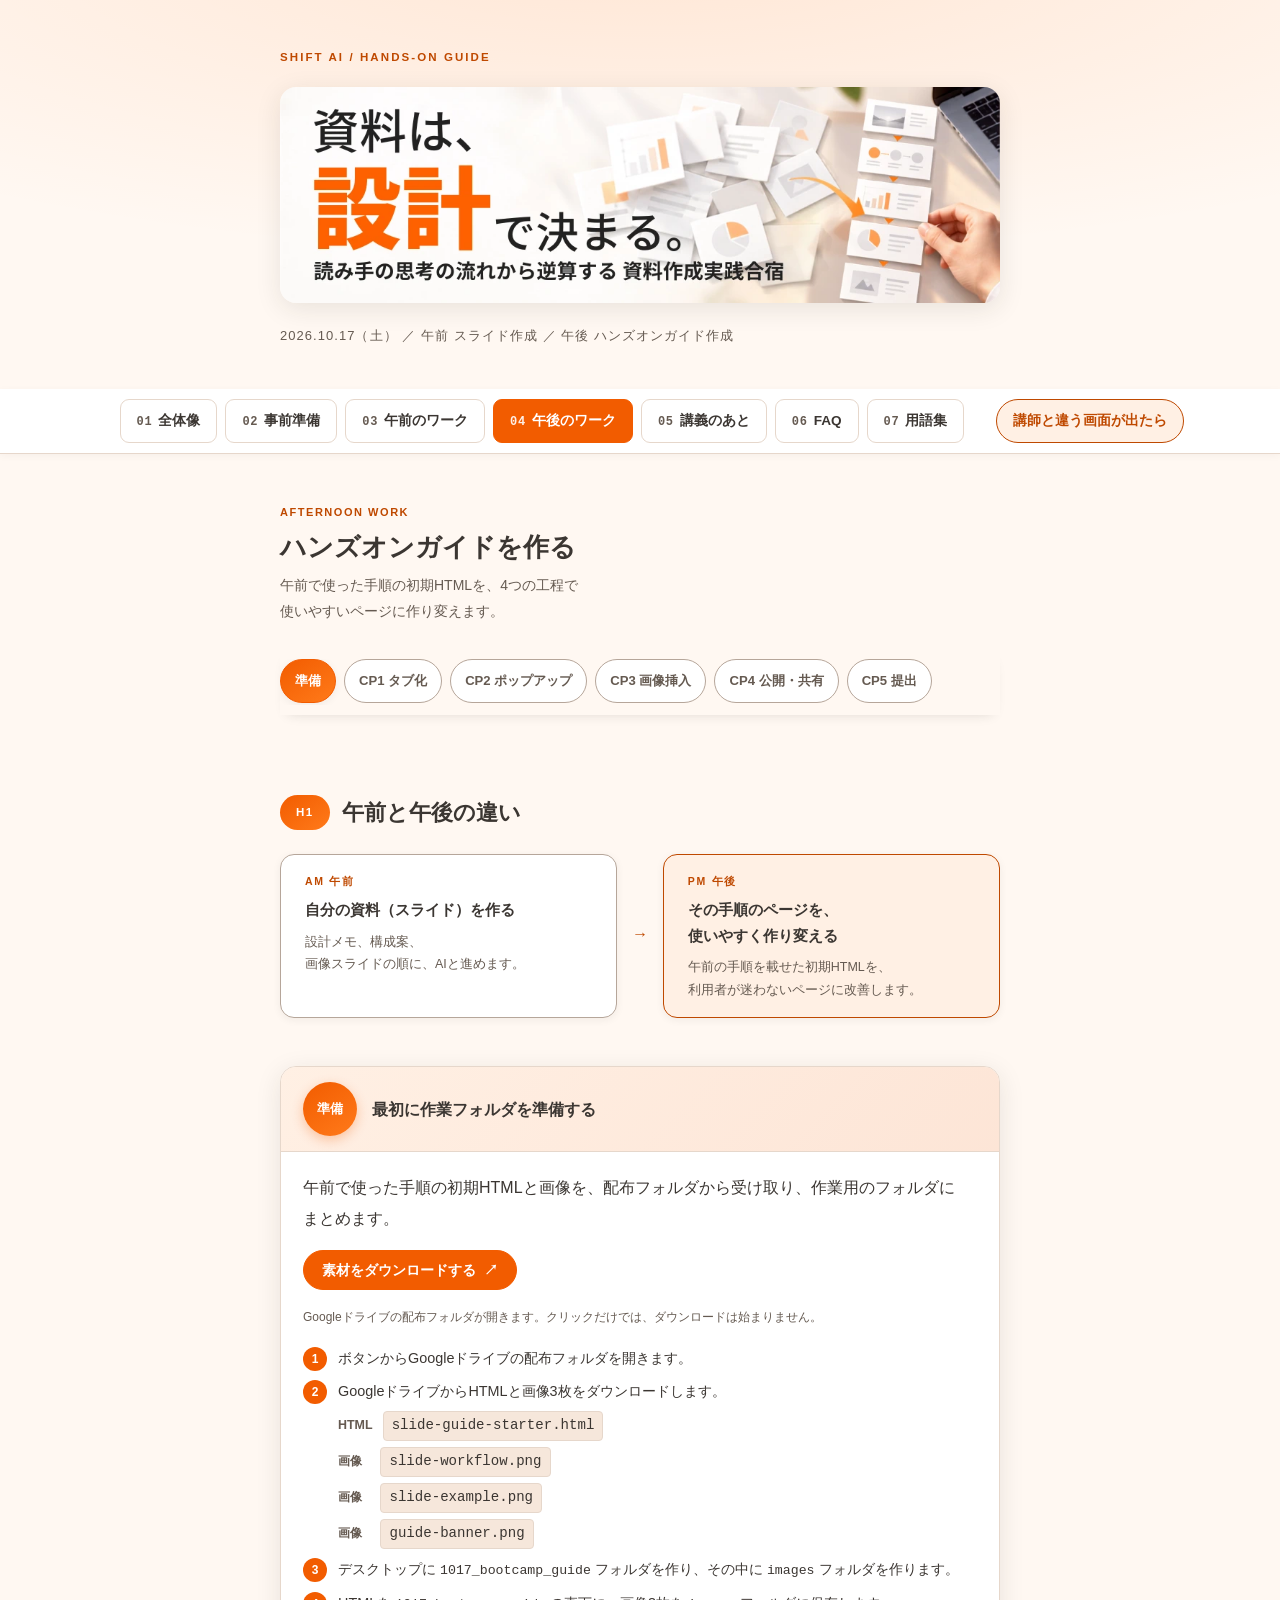
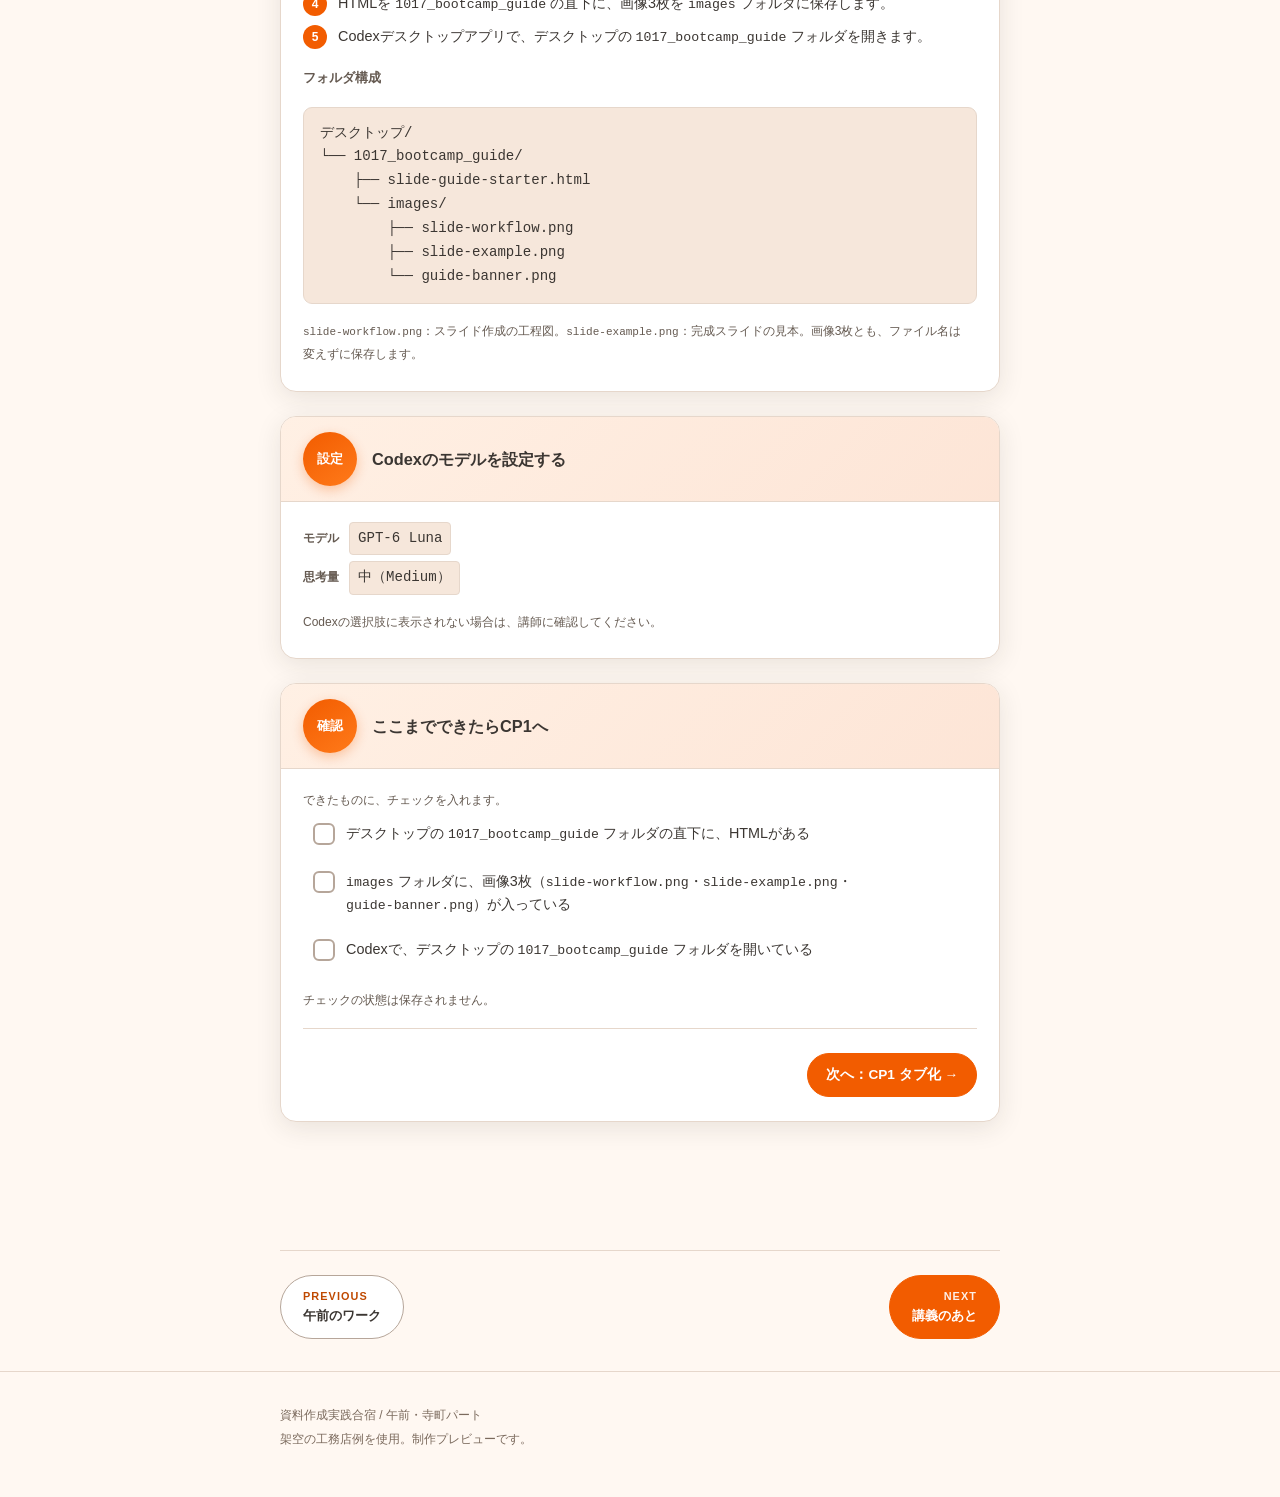
<file: pm.html>
<!DOCTYPE html>
<html lang="ja">
<head>
<meta charset="UTF-8">
<meta name="viewport" content="width=device-width,initial-scale=1">
<meta name="robots" content="noindex">
<!-- 統合済み：旧URLは index.html の該当タブへ移動する（検収完了後にこのファイルは削除予定） -->
<script>location.replace("index.html"+(location.hash||"#tpm"));</script>
<noscript><meta http-equiv="refresh" content="0;url=index.html#tpm"></noscript>
<title>午後ハンズオン｜資料作成実践合宿</title>
<link rel="stylesheet" href="css/tokens-base.css">
<link rel="stylesheet" href="css/tokens.css">
<link rel="stylesheet" href="css/site.css">
<link rel="stylesheet" href="css/modal.css">
<link rel="stylesheet" href="css/pm.css">
</head>
<body class="ux-page">
<a class="ux-skip" href="#main">本文へ移動</a>

<nav class="ux-sitenav ux-sitenav--sticky" aria-label="サイト内の移動">
  <div class="ux-wrap ux-sitenav__in">
    <span class="ux-sitenav__brand">資料作成実践合宿</span>
    <ul>
      <li><a href="index.html">午前</a></li>
      <li><a href="pm.html" aria-current="page">午後</a></li>
      <li><a href="apps.html">応用編</a></li>
      <li><a href="glossary.html">用語集</a></li>
    </ul>
  </div>
</nav>

<section class="ux-hero">
  <div class="ux-hero__card">
    <p class="ux-hero__eyebrow">2026.10.17（土）／午後 ハンズオン</p>
    <h1 class="ux-hero__title">午後ハンズオン</h1>
    <p class="ux-hero__lead">午前で使った手順の初期HTMLを、4つの工程で使いやすい特設ページに作り変えます。<br>用意されたプロンプトを、順番に実行します。このページ自体が、完成した姿の見本です。</p>
  </div>
</section>

<div class="ux-wrap pm-top">
  <div class="ux-card ux-card--note"><div class="ux-card__body">制作プレビュー：初期HTML・プロンプト・画像・公開手順は<span class="pm-pending">教材準備中</span>です。</div></div>

  <section class="pm-start ux-card ux-card--file" id="start" aria-labelledby="start-h">
    <div class="ux-card__head">配布ファイル</div>
    <div class="ux-card__body">
      <h2 class="pm-start__h" id="start-h">はじめに：初期HTMLをダウンロードする</h2>
      <p>ハンズオンで改善する、午前の手順を載せた初期HTMLです。先にダウンロードして、手元に保存してください。</p>
      <p class="pm-start__row"><span data-start-slot><button type="button" class="ux-btn ux-btn--primary ux-btn--pill" disabled>ダウンロード準備中</button></span>
        <span class="pm-pending" data-start-badge>教材準備中</span></p>
      <p class="pm-fine" data-start-file hidden></p>
      <p class="pm-fine">ダウンロード先のURLは、確定しだい設定されます。</p>
    </div>
  </section>
</div>

<div class="pm-tabbar">
  <div class="ux-wrap ux-wrap--wide">
    <div class="pm-tabs" role="tablist" aria-label="午後ハンズオンの工程"><a class="pm-tab" role="tab" id="tab-cp1" href="#cp1" aria-controls="cp1" aria-selected="true" tabindex="0"><span class="pm-tab__no">CP1</span><span class="pm-tab__name">タブ化</span></a><a class="pm-tab" role="tab" id="tab-cp2" href="#cp2" aria-controls="cp2" aria-selected="false" tabindex="-1"><span class="pm-tab__no">CP2</span><span class="pm-tab__name">ポップアップ</span></a><a class="pm-tab" role="tab" id="tab-cp3" href="#cp3" aria-controls="cp3" aria-selected="false" tabindex="-1"><span class="pm-tab__no">CP3</span><span class="pm-tab__name">画像挿入</span></a><a class="pm-tab" role="tab" id="tab-cp4" href="#cp4" aria-controls="cp4" aria-selected="false" tabindex="-1"><span class="pm-tab__no">CP4</span><span class="pm-tab__name">公開・共有</span></a></div>
  </div>
</div>

<main id="main" class="ux-wrap">
      <section class="pm-panel" id="cp1" role="tabpanel" aria-labelledby="tab-cp1">
        <header class="pm-panel__head">
          <span class="ux-badge">CP1 ／ 工程 1 / 4</span>
          <h2 tabindex="-1">タブ化・情報整理</h2>
        </header>

        <div class="ux-step pm-card" id="cp1-what">
          <h3 class="ux-step__head"><span class="ux-step__num ux-step__num--label">内容</span><span class="ux-step__title">改善する内容</span></h3>
          <div class="ux-step__body"><p class="ux-lead">縦に長く並んだ初期HTMLを、工程ごとのタブに分け、いま必要な手順だけが見える状態にします。</p></div>
        </div>

        <div class="ux-step pm-card" id="cp1-why">
          <h3 class="ux-step__head"><span class="ux-step__num ux-step__num--label">理由</span><span class="ux-step__title">なぜ改善するのか</span></h3>
          <div class="ux-step__body"><p>長い1枚のページは、「いまどこまで進んだか」「次に何をするか」を見失いやすくなります。工程ごとに分けると、探す・迷う手間が減ります。</p></div>
        </div>

        <div class="ux-step pm-card" id="cp1-steps">
          <h3 class="ux-step__head"><span class="ux-step__num ux-step__num--label">手順</span><span class="ux-step__title">操作手順</span></h3>
          <div class="ux-step__body">
            <ol class="ux-flow">
              <li>「プロンプトを開く」を押し、全文をコピーします。</li>
              <li>Codexに貼り付けて、実行します。</li>
              <li>結果を「完成イメージ」と見比べます。</li>
              <li>「到達チェックポイント」を確かめて、次の工程へ進みます。</li>
            </ol>
            <div class="ux-todo"><span class="pm-pending">教材準備中</span> 画面ごとの具体的な操作手順は、教材の確定後に掲載します。</div>
            <div class="ux-prompt ux-prompt--btn" id="cp1-prompt" data-prompt data-prompt-id="cp1" data-prompt-title="CP1 のプロンプト">
              <span class="ux-prompt__actions"><button type="button" class="ux-btn ux-btn--primary ux-btn--pill ux-btn--cta" data-prompt-open>プロンプトを開く</button></span>
              <span class="pm-pending" data-pending-badge>教材準備中</span>
              <pre class="ux-prompt__src">教材準備中です。
このプロンプトは、教材の確定後に掲載します。</pre>
            </div>
          </div>
        </div>

        <div class="ux-step pm-card" id="cp1-image">
          <h3 class="ux-step__head"><span class="ux-step__num ux-step__num--label">完成</span><span class="ux-step__title">完成イメージ</span></h3>
          <div class="ux-step__body">
            <p>このページ上部の4つのタブが、完成した姿の見本です。タブを押すと、その工程だけが表示されます。</p>
            <figure class="pm-slot"><div><span class="pm-pending">教材準備中</span><p>完成イメージの画像は、教材の確定後に掲載します。</p></div></figure>
          </div>
        </div>

        <div class="ux-step pm-card" id="cp1-check">
          <h3 class="ux-step__head"><span class="ux-step__num ux-step__num--label">確認</span><span class="ux-step__title">到達チェックポイント</span></h3>
          <div class="ux-step__body">
            <p class="pm-fine">できたものに、チェックを入れます。</p>
            <div class="ux-checks"><label class="ux-check"><input type="checkbox"><span class="ux-check__box"></span><span class="ux-check__text">工程ごとのタブが表示されている</span></label><label class="ux-check"><input type="checkbox"><span class="ux-check__box"></span><span class="ux-check__text">タブを押すと、表示する内容が切り替わる</span></label><label class="ux-check"><input type="checkbox"><span class="ux-check__box"></span><span class="ux-check__text">元の文章と手順が欠けていない</span></label></div>
            <p class="pm-fine">チェックの内容は、教材の確定時に見直します。チェックの状態は保存されません。</p>
          </div>
        </div>

        <div class="ux-step pm-card" id="cp1-trouble">
          <h3 class="ux-step__head"><span class="ux-step__num ux-step__num--label">対処</span><span class="ux-step__title">うまくいかない場合</span></h3>
          <div class="ux-step__body">
            <div class="ux-todo"><span class="pm-pending">教材準備中</span> この工程の対処法は、教材の確定後に掲載します。</div>
            <p>午前のガイドの<a href="index.html#t4">FAQ（止まった場所から、再開する）</a>も確認できます。</p>
          </div>
        </div>

        <nav class="pm-pager" aria-label="CP1 の移動">
          <a class="ux-btn ux-btn--primary ux-btn--pill" href="#cp2" data-goto="cp2">次の工程へ：CP2 ポップアップ →</a>
        </nav>
      </section>
      <section class="pm-panel" id="cp2" role="tabpanel" aria-labelledby="tab-cp2">
        <header class="pm-panel__head">
          <span class="ux-badge">CP2 ／ 工程 2 / 4</span>
          <h2 tabindex="-1">プロンプトのポップアップ化とコピー</h2>
        </header>

        <div class="ux-step pm-card" id="cp2-what">
          <h3 class="ux-step__head"><span class="ux-step__num ux-step__num--label">内容</span><span class="ux-step__title">改善する内容</span></h3>
          <div class="ux-step__body"><p class="ux-lead">長いプロンプトを手順の途中に並べず、ボタンで開くポップアップに入れます。ポップアップ内でワンクリックでコピーできるようにします。</p></div>
        </div>

        <div class="ux-step pm-card" id="cp2-why">
          <h3 class="ux-step__head"><span class="ux-step__num ux-step__num--label">理由</span><span class="ux-step__title">なぜ改善するのか</span></h3>
          <div class="ux-step__body"><p>長い文章が手順の間に挟まると、手順が読み進めにくくなります。必要なときだけ開き、全文を1回の操作でコピーできれば、選択漏れや貼り間違いも減ります。</p></div>
        </div>

        <div class="ux-step pm-card" id="cp2-steps">
          <h3 class="ux-step__head"><span class="ux-step__num ux-step__num--label">手順</span><span class="ux-step__title">操作手順</span></h3>
          <div class="ux-step__body">
            <ol class="ux-flow">
              <li>「プロンプトを開く」を押し、全文をコピーします。</li>
              <li>Codexに貼り付けて、実行します。</li>
              <li>結果を「完成イメージ」と見比べます。</li>
              <li>「到達チェックポイント」を確かめて、次の工程へ進みます。</li>
            </ol>
            <div class="ux-todo"><span class="pm-pending">教材準備中</span> 画面ごとの具体的な操作手順は、教材の確定後に掲載します。</div>
            <div class="ux-prompt ux-prompt--btn" id="cp2-prompt" data-prompt data-prompt-id="cp2" data-prompt-title="CP2 のプロンプト">
              <span class="ux-prompt__actions"><button type="button" class="ux-btn ux-btn--primary ux-btn--pill ux-btn--cta" data-prompt-open>プロンプトを開く</button></span>
              <span class="pm-pending" data-pending-badge>教材準備中</span>
              <pre class="ux-prompt__src">教材準備中です。
このプロンプトは、教材の確定後に掲載します。</pre>
            </div>
          </div>
        </div>

        <div class="ux-step pm-card" id="cp2-image">
          <h3 class="ux-step__head"><span class="ux-step__num ux-step__num--label">完成</span><span class="ux-step__title">完成イメージ</span></h3>
          <div class="ux-step__body">
            <p>「プロンプトを開く」ボタンを押すと、完成した動きの見本が開きます（Escキーや背景クリックでも閉じられます）。</p>
            <figure class="pm-slot"><div><span class="pm-pending">教材準備中</span><p>完成イメージの画像は、教材の確定後に掲載します。</p></div></figure>
          </div>
        </div>

        <div class="ux-step pm-card" id="cp2-check">
          <h3 class="ux-step__head"><span class="ux-step__num ux-step__num--label">確認</span><span class="ux-step__title">到達チェックポイント</span></h3>
          <div class="ux-step__body">
            <p class="pm-fine">できたものに、チェックを入れます。</p>
            <div class="ux-checks"><label class="ux-check"><input type="checkbox"><span class="ux-check__box"></span><span class="ux-check__text">ボタンを押すとポップアップが開く</span></label><label class="ux-check"><input type="checkbox"><span class="ux-check__box"></span><span class="ux-check__text">ポップアップを閉じられる（閉じるボタン・Esc）</span></label><label class="ux-check"><input type="checkbox"><span class="ux-check__box"></span><span class="ux-check__text">ポップアップ内のボタンで全文をコピーできる</span></label></div>
            <p class="pm-fine">チェックの内容は、教材の確定時に見直します。チェックの状態は保存されません。</p>
          </div>
        </div>

        <div class="ux-step pm-card" id="cp2-trouble">
          <h3 class="ux-step__head"><span class="ux-step__num ux-step__num--label">対処</span><span class="ux-step__title">うまくいかない場合</span></h3>
          <div class="ux-step__body">
            <div class="ux-todo"><span class="pm-pending">教材準備中</span> この工程の対処法は、教材の確定後に掲載します。</div>
            <p>午前のガイドの<a href="index.html#t4">FAQ（止まった場所から、再開する）</a>も確認できます。</p>
          </div>
        </div>

        <nav class="pm-pager" aria-label="CP2 の移動">
          <a class="ux-btn ux-btn--pill" href="#cp1" data-goto="cp1">← 前の工程へ：CP1 タブ化</a><a class="ux-btn ux-btn--primary ux-btn--pill" href="#cp3" data-goto="cp3">次の工程へ：CP3 画像挿入 →</a>
        </nav>
      </section>
      <section class="pm-panel" id="cp3" role="tabpanel" aria-labelledby="tab-cp3">
        <header class="pm-panel__head">
          <span class="ux-badge">CP3 ／ 工程 3 / 4</span>
          <h2 tabindex="-1">説明用画像の挿入</h2>
        </header>

        <div class="ux-step pm-card" id="cp3-what">
          <h3 class="ux-step__head"><span class="ux-step__num ux-step__num--label">内容</span><span class="ux-step__title">改善する内容</span></h3>
          <div class="ux-step__body"><p class="ux-lead">文字だけの手順に、説明用の画像を差し込みます。</p></div>
        </div>

        <div class="ux-step pm-card" id="cp3-why">
          <h3 class="ux-step__head"><span class="ux-step__num ux-step__num--label">理由</span><span class="ux-step__title">なぜ改善するのか</span></h3>
          <div class="ux-step__body"><p>操作画面は、言葉だけだと伝わりにくい情報です。画面を見て「同じ状態か」を確かめられると、迷いが減ります。</p></div>
        </div>

        <div class="ux-step pm-card" id="cp3-steps">
          <h3 class="ux-step__head"><span class="ux-step__num ux-step__num--label">手順</span><span class="ux-step__title">操作手順</span></h3>
          <div class="ux-step__body">
            <ol class="ux-flow">
              <li>「プロンプトを開く」を押し、全文をコピーします。</li>
              <li>Codexに貼り付けて、実行します。</li>
              <li>結果を「完成イメージ」と見比べます。</li>
              <li>「到達チェックポイント」を確かめて、次の工程へ進みます。</li>
            </ol>
            <div class="ux-todo"><span class="pm-pending">教材準備中</span> 画面ごとの具体的な操作手順は、教材の確定後に掲載します。</div>
            <div class="ux-prompt ux-prompt--btn" id="cp3-prompt" data-prompt data-prompt-id="cp3" data-prompt-title="CP3 のプロンプト">
              <span class="ux-prompt__actions"><button type="button" class="ux-btn ux-btn--primary ux-btn--pill ux-btn--cta" data-prompt-open>プロンプトを開く</button></span>
              <span class="pm-pending" data-pending-badge>教材準備中</span>
              <pre class="ux-prompt__src">教材準備中です。
このプロンプトは、教材の確定後に掲載します。</pre>
            </div>
          </div>
        </div>

        <div class="ux-step pm-card" id="cp3-image">
          <h3 class="ux-step__head"><span class="ux-step__num ux-step__num--label">完成</span><span class="ux-step__title">完成イメージ</span></h3>
          <div class="ux-step__body">
            <p>画像の見本は教材準備中です。午前のガイドには、画像を手順の近くに置いた例があります。</p>
            <figure class="pm-slot"><div><span class="pm-pending">教材準備中</span><p>完成イメージの画像は、教材の確定後に掲載します。</p></div></figure>
          </div>
        </div>

        <div class="ux-step pm-card" id="cp3-check">
          <h3 class="ux-step__head"><span class="ux-step__num ux-step__num--label">確認</span><span class="ux-step__title">到達チェックポイント</span></h3>
          <div class="ux-step__body">
            <p class="pm-fine">できたものに、チェックを入れます。</p>
            <div class="ux-checks"><label class="ux-check"><input type="checkbox"><span class="ux-check__box"></span><span class="ux-check__text">説明用の画像が手順の近くに表示されている</span></label><label class="ux-check"><input type="checkbox"><span class="ux-check__box"></span><span class="ux-check__text">画像が画面幅からはみ出していない</span></label></div>
            <p class="pm-fine">チェックの内容は、教材の確定時に見直します。チェックの状態は保存されません。</p>
          </div>
        </div>

        <div class="ux-step pm-card" id="cp3-trouble">
          <h3 class="ux-step__head"><span class="ux-step__num ux-step__num--label">対処</span><span class="ux-step__title">うまくいかない場合</span></h3>
          <div class="ux-step__body">
            <div class="ux-todo"><span class="pm-pending">教材準備中</span> この工程の対処法は、教材の確定後に掲載します。</div>
            <p>午前のガイドの<a href="index.html#t4">FAQ（止まった場所から、再開する）</a>も確認できます。</p>
          </div>
        </div>

        <nav class="pm-pager" aria-label="CP3 の移動">
          <a class="ux-btn ux-btn--pill" href="#cp2" data-goto="cp2">← 前の工程へ：CP2 ポップアップ</a><a class="ux-btn ux-btn--primary ux-btn--pill" href="#cp4" data-goto="cp4">次の工程へ：CP4 公開・共有 →</a>
        </nav>
      </section>
      <section class="pm-panel" id="cp4" role="tabpanel" aria-labelledby="tab-cp4">
        <header class="pm-panel__head">
          <span class="ux-badge">CP4 ／ 工程 4 / 4</span>
          <h2 tabindex="-1">ChatGPT Sitesでの公開・共有</h2>
        </header>

        <div class="ux-step pm-card" id="cp4-what">
          <h3 class="ux-step__head"><span class="ux-step__num ux-step__num--label">内容</span><span class="ux-step__title">改善する内容</span></h3>
          <div class="ux-step__body"><p class="ux-lead">作ったページを、ChatGPT Sitesで公開し、他の人と共有できる状態にします。</p></div>
        </div>

        <div class="ux-step pm-card" id="cp4-why">
          <h3 class="ux-step__head"><span class="ux-step__num ux-step__num--label">理由</span><span class="ux-step__title">なぜ改善するのか</span></h3>
          <div class="ux-step__body"><p>手元のファイルだけでは、他の人が使えません。URLで共有できると、完成したものを見てもらえます。</p></div>
        </div>

        <div class="ux-step pm-card" id="cp4-steps">
          <h3 class="ux-step__head"><span class="ux-step__num ux-step__num--label">手順</span><span class="ux-step__title">操作手順</span></h3>
          <div class="ux-step__body">
            <div class="ux-todo"><span class="pm-pending">教材準備中</span> 公開の手順は、教材の確定後に掲載します。</div>
            <div class="ux-prompt ux-prompt--btn" id="cp4-prompt" data-prompt data-prompt-id="cp4" data-prompt-title="CP4 のプロンプト">
              <span class="ux-prompt__actions"><button type="button" class="ux-btn ux-btn--primary ux-btn--pill ux-btn--cta" data-prompt-open>プロンプトを開く</button></span>
              <span class="pm-pending" data-pending-badge>教材準備中</span>
              <pre class="ux-prompt__src">教材準備中です。
このプロンプトは、教材の確定後に掲載します。</pre>
            </div>
          </div>
        </div>

        <div class="ux-step pm-card" id="cp4-image">
          <h3 class="ux-step__head"><span class="ux-step__num ux-step__num--label">完成</span><span class="ux-step__title">完成イメージ</span></h3>
          <div class="ux-step__body">
            <p>公開後の見本は教材準備中です。</p>
            <figure class="pm-slot"><div><span class="pm-pending">教材準備中</span><p>完成イメージの画像は、教材の確定後に掲載します。</p></div></figure>
          </div>
        </div>

        <div class="ux-step pm-card" id="cp4-check">
          <h3 class="ux-step__head"><span class="ux-step__num ux-step__num--label">確認</span><span class="ux-step__title">到達チェックポイント</span></h3>
          <div class="ux-step__body">
            <p class="pm-fine">できたものに、チェックを入れます。</p>
            <div class="ux-checks"><label class="ux-check"><input type="checkbox"><span class="ux-check__box"></span><span class="ux-check__text">公開されたURLが発行されている</span></label><label class="ux-check"><input type="checkbox"><span class="ux-check__box"></span><span class="ux-check__text">そのURLを別の端末で開ける</span></label><label class="ux-check"><input type="checkbox"><span class="ux-check__box"></span><span class="ux-check__text">公開後も、元の内容と表示が崩れていない</span></label></div>
            <p class="pm-fine">チェックの内容は、教材の確定時に見直します。チェックの状態は保存されません。</p>
          </div>
        </div>

        <div class="ux-step pm-card" id="cp4-trouble">
          <h3 class="ux-step__head"><span class="ux-step__num ux-step__num--label">対処</span><span class="ux-step__title">うまくいかない場合</span></h3>
          <div class="ux-step__body">
            <div class="ux-todo"><span class="pm-pending">教材準備中</span> この工程の対処法は、教材の確定後に掲載します。</div>
            <p>午前のガイドの<a href="index.html#t4">FAQ（止まった場所から、再開する）</a>も確認できます。</p>
          </div>
        </div>

        <nav class="pm-pager" aria-label="CP4 の移動">
          <a class="ux-btn ux-btn--pill" href="#cp3" data-goto="cp3">← 前の工程へ：CP3 画像挿入</a><a class="ux-btn ux-btn--primary ux-btn--pill" href="#cp1" data-goto="cp1">最初の工程（CP1）に戻る</a>
        </nav>
      </section>
</main>

<script src="js/pm-config.js"></script>
<script src="js/pm-prompts.js"></script>
<script src="js/copy.js"></script>
<script src="js/prompt-modal.js"></script>
<script src="js/pm.js"></script>
</body>
</html>
</file>
<file: css/tokens.css>
/* 追加・調整トークン。index.html（インラインの :root のあとに読み込む）と新ページ（tokens-base.css のあとに読み込む）の両方で、アクセント系だけをここで上書きする。
   9月サイト（0912_sns_bootcamp）のデザインルールを、10月の既存トークンに置き換えて定義する。
   対応表（9月 → 10月）
     --bg #F6F8FC（ページ地） → --paper-warm        --navy（主色・選択中の塗り） → --accent
     --navy-light / --blue-light → --accent-soft     --blue（リンク・ラベル） → --accent
     --accent（アンバー・装飾） → --accent-bright    --accent-light（注意カード地） → --accent-soft
     --code-bg（プロンプトの暗色） → --block          --code-ink → --paper-warm
     影の色 rgba(15,30,61) → rgba(41,37,33)（--ink） 角丸 4/9/16/20px はそのまま */
:root{
  /* アクセント：画像の「設計」の色（#FC6000）に寄せた、明るく鮮やかなオレンジ。
     塗り（ボタン・選択中タブ・バッジ・グラデーション）は --fill、小さな文字・細い線は AA を満たす --accent を使う。
     塗りの上の文字は白抜き（--on-fill:#fff、コントラスト 3.3:1。太字で使う）。 */
  --accent:#BF4900;
  --accent-mid:#BF4900;
  --accent-bright:#F25C00;
  --fill:var(--accent-bright);
  --fill-2:#FF7A1A;
  --on-fill:#fff;
  --head-accent:#BF4900;
  --tool:#BF4900;
  --accent-on-dark:#FFA84D;

  --sp-0:4px;
  --tap:44px;
  --fs-xs:12px; --fs-sm:13px; --fs-base:16px; --fs-lg:18px; --fs-xl:clamp(24px,4vw,34px);
  --lh-body:1.8;
  --focus-ring:2px solid var(--accent);

  --bg:var(--paper-warm);
  --bg-dark:color-mix(in srgb,var(--accent-soft) 65%,var(--line) 35%);
  --border:var(--line);
  --border-strong:color-mix(in srgb,var(--line) 55%,var(--ink-faint) 45%);
  --ink-light:var(--ink-sub);

  --r-xs:4px; --r-sm:9px; --r:16px; --r-lg:20px;
  --radius-lg:var(--r);

  --shadow-sm:0 2px 8px rgba(41,37,33,.06);
  --shadow:0 6px 26px rgba(41,37,33,.10);
  --shadow-lg:0 14px 38px rgba(41,37,33,.13);

  --grad-main:linear-gradient(145deg,var(--fill) 0%,var(--fill-2) 100%);
  --grad-band:linear-gradient(135deg,var(--paper-warm) 0%,var(--accent-soft) 100%);
  --grad-step:linear-gradient(135deg,var(--accent-soft) 0%,color-mix(in srgb,var(--fill) 16%,#fff) 100%);
  --grad-accent:var(--grad-main);

  --nav-h:54px;
}
</file>
<file: css/site.css>
/* 共通UI＝9月サイト（style.css）のデザインルールを、10月のトークンで再現したもの。要 tokens.css
   クラスは ux- 接頭辞。全体の書式は body.ux-page に限定（index.html の既存クラスと衝突させない）。
   9月のクラス → ux-クラス
     #mainNav/.nav-tab-link → .ux-sitenav     .hero/.hero-thumb → .ux-hero
     .tab-btn → .ux-btn / .pm-tab              .section-label/.section-title → .ux-label/.ux-title
     .goal-card/.step-card/.checkpoint-card/.callout/.infocard/.word-card/.bonus-card → .ux-card--*/.ux-callout
     .faq-item → .ux-acc                       .rss-chip → .ux-chip                        */

.ux-page{margin:0;font-family:var(--sans);font-feature-settings:"palt";color:var(--ink);background:var(--bg);
  font-size:var(--fs-base);line-height:var(--lh-body);-webkit-font-smoothing:antialiased}
.ux-page *,.ux-page *::before,.ux-page *::after{box-sizing:border-box}
.ux-page :where(h1,h2,h3,h4,p,ul,ol,figure,pre){margin:0}
.ux-page :where(ul,ol){padding:0;list-style:none}
.ux-page img{max-width:100%;height:auto}
:where(.ux-page) a{color:var(--accent)}
.ux-page ::selection{background:var(--accent-soft)}
html{scroll-behavior:smooth}
.ux-page :focus-visible{outline:var(--focus-ring);outline-offset:2px}
@media (prefers-reduced-motion:reduce){
  html{scroll-behavior:auto}
  .ux-page *,.ux-page *::before,.ux-page *::after{transition:none!important;animation:none!important}
}

.ux-wrap{max-width:var(--w-text);margin:0 auto;padding:0 var(--sp-3)}
.ux-vh{position:absolute;width:1px;height:1px;overflow:hidden;clip:rect(0 0 0 0);white-space:nowrap}
.ux-skip{position:absolute;left:var(--sp-2);top:-100px;z-index:400;padding:var(--sp-1) var(--sp-2);background:var(--ink);color:#fff;border-radius:var(--r-sm)}
.ux-skip:focus{top:var(--sp-1)}

/* ===== トップナビ（9月 #mainNav：白の半透明・ぼかし・影・ロゴ左／リンク右のピル） ===== */
.ux-sitenav{position:relative;z-index:200;background:rgba(255,255,255,.97);backdrop-filter:blur(12px);
  border-bottom:1px solid var(--border);box-shadow:0 1px 8px rgba(41,37,33,.05)}
.ux-sitenav--sticky{position:sticky;top:0}
.ux-sitenav .ux-sitenav__in{max-width:1080px;display:flex;align-items:center;justify-content:space-between;gap:var(--sp-2);padding:10px var(--sp-3)}
.ux-sitenav__brand{display:flex;align-items:center;gap:8px;flex:none;font-size:.86rem;font-weight:600;color:var(--ink);white-space:nowrap}
.ux-sitenav__brand::before{content:"";width:18px;height:18px;border-radius:5px;background:var(--grad-main)}
.ux-sitenav ul{display:flex;align-items:center;gap:2px;margin:0;padding:0;list-style:none;overflow-x:auto;scrollbar-width:none}
.ux-sitenav ul::-webkit-scrollbar{display:none}
.ux-sitenav a{display:inline-flex;align-items:center;justify-content:center;padding:6px 12px;border-radius:var(--r-sm);
  font-size:.8rem;font-weight:600;color:var(--ink-sub);text-decoration:none;white-space:nowrap;transition:color .2s,background .2s}
.ux-sitenav a:hover{color:var(--accent);background:var(--accent-soft)}
.ux-sitenav a[aria-current="page"]{color:var(--accent);background:var(--accent-soft)}
@media (max-width:720px){
  .ux-wrap{padding:0 20px}
  .ux-sitenav .ux-sitenav__in{padding:6px 12px}
  .ux-sitenav__brand{display:none}
  .ux-sitenav ul{width:100%;gap:4px}
  .ux-sitenav li{flex:1}
  .ux-sitenav a{width:100%;min-height:var(--tap);padding:0 4px;font-size:var(--fs-sm)}
}

/* ===== ヒーロー（9月 .hero / .hero-thumb のフォールバック＝主色の面＋キャッチ） ===== */
.ux-hero{padding:44px var(--sp-3) 8px;background:radial-gradient(1100px 320px at 50% -60px,rgba(255,101,0,.12),transparent),var(--bg)}
.ux-hero__card{position:relative;max-width:760px;margin:0 auto;padding:36px 40px;overflow:hidden;border-radius:var(--r);
  box-shadow:var(--shadow);background:var(--grad-main);color:var(--on-fill)}
.ux-hero__card::before{content:"";position:absolute;top:-60px;right:-40px;width:200px;height:200px;border-radius:50%;
  background:rgba(255,255,255,.28);filter:blur(46px)}
.ux-hero__eyebrow{position:relative;margin-bottom:14px;font-size:.72rem;font-weight:600;letter-spacing:.18em;text-transform:uppercase;color:rgba(255,255,255,.9)}
.ux-hero__title{position:relative;margin-bottom:16px;font-size:1.7rem;font-weight:700;line-height:1.4;letter-spacing:.01em}
.ux-hero__lead{position:relative;margin:0;font-size:.92rem;line-height:1.9;color:var(--on-fill)}
@media (max-width:720px){
  .ux-hero{padding:28px 16px 8px}
  .ux-hero__card{padding:26px 22px}
  .ux-hero__title{font-size:1.4rem}
}

/* ===== 見出し（9月 .section-label / .section-title / .section-desc） ===== */
.ux-label{margin-bottom:6px;font-size:11px;font-weight:600;letter-spacing:.14em;text-transform:uppercase;color:var(--accent)}
.ux-title{margin-bottom:10px;font-size:21px;font-weight:700;line-height:1.45;color:var(--ink)}
.ux-desc{margin-bottom:22px;font-size:14px;line-height:1.85;color:var(--ink-light)}

/* ===== ボタン（9月 .tab-btn / .link-btn / .trouble-cta-btn） ===== */
.ux-btn{display:inline-flex;align-items:center;justify-content:center;gap:6px;min-height:40px;padding:9px 16px;
  border:1.5px solid var(--border);border-radius:var(--r-sm);background:var(--paper);color:var(--ink);
  font:inherit;font-size:.85rem;font-weight:600;line-height:1.3;text-decoration:none;cursor:pointer;
  transition:color .15s,background .15s,border-color .15s}
.ux-btn:hover{border-color:var(--accent);color:var(--accent);background:var(--accent-soft)}
.ux-btn--primary{background:var(--fill);border-color:var(--fill);color:var(--on-fill)}
.ux-btn--primary:hover{background:color-mix(in srgb,var(--fill) 88%,#000);border-color:var(--fill);color:var(--on-fill)}
.ux-btn--pill{border-radius:50px;padding:9px 18px}
.ux-btn.is-done{background:var(--ok);border-color:var(--ok);color:#fff}
.ux-btn[disabled]{opacity:.5;cursor:not-allowed}
.ux-btn[disabled]:hover{background:var(--paper);border-color:var(--border);color:var(--ink)}
.ux-btn--primary[disabled]:hover{background:var(--fill);border-color:var(--fill);color:var(--on-fill)}
@media (max-width:720px),(pointer:coarse){.ux-btn{min-height:var(--tap)}}

/* ===== カード（9月：役割ごとに描き分ける。ヘッダー帯＋本文） ===== */
.ux-card{overflow:hidden;border:1px solid var(--border);border-radius:var(--r);background:var(--paper);box-shadow:var(--shadow-sm)}
.ux-card__head{display:flex;align-items:center;gap:14px;padding:14px 20px;font-size:.95rem;font-weight:700;line-height:1.4;border-bottom:1px solid var(--border)}
.ux-card__body{padding:18px 20px 20px}
.ux-card__body>*+*{margin-top:12px}

/* GOAL：大きな角丸・強い影・帯の左に円形アイコン */
.ux-card--goal{border-radius:var(--r-lg);box-shadow:var(--shadow-lg)}
.ux-card--goal .ux-card__head{padding:20px 26px;background:var(--grad-band);color:var(--ink)}
.ux-card--goal .ux-card__body{padding:24px 26px 26px}

/* STEP：帯に52pxの円形の番号 */
.ux-card--step .ux-card__head{gap:15px;padding:15px 20px;background:var(--grad-step);font-size:15px}
.ux-card--step .ux-card__head b{flex:none;display:grid;place-items:center;width:52px;height:52px;border-radius:50%;
  background:var(--grad-main);color:var(--on-fill);font-size:15px;font-weight:700;letter-spacing:.02em;box-shadow:0 4px 12px rgba(242,92,0,.35)}

/* CHECKPOINT：帯にバッジ＋タイトル */
.ux-card--check{border-color:var(--border-strong)}
.ux-card--check .ux-card__head{padding:16px 20px;flex-wrap:wrap;background:var(--grad-band);font-size:1rem}
.ux-card--check .ux-card__head b{padding:4px 12px;border-radius:50px;background:var(--fill);color:var(--on-fill);font-size:.68rem;font-weight:700;letter-spacing:.1em;white-space:nowrap}

/* INFO（補足）：薄い面の案内ボックス */
.ux-card--note{border-color:color-mix(in srgb,var(--accent) 24%,transparent);border-radius:14px;background:var(--accent-soft);box-shadow:none}
.ux-card--note .ux-card__body{padding:16px 20px}

/* 配布・BONUS：暖色の面＋破線の枠 */
.ux-card--file{border:1.5px dashed var(--border-strong);border-radius:var(--r-lg);background:linear-gradient(160deg,var(--paper) 0%,var(--accent-soft) 100%);box-shadow:var(--shadow-sm)}
.ux-card--file .ux-card__head{background:transparent;color:var(--accent);font-size:.72rem;letter-spacing:.12em;border-bottom:0;padding-bottom:0}

/* 用語（9月 .word-card）：強い枠・小さな影 */
.ux-card--term{border:1.5px solid var(--border-strong);border-radius:14px}
.ux-card--term .ux-card__head{background:var(--paper);font-size:1rem;color:var(--ink);border-bottom:1px solid var(--border)}
.ux-card--term .ux-card__body{padding:16px 18px}

/* ===== コールアウト（9月 .callout：地色＋枠＋円形バッジ付きラベル。左ラインは使わない） ===== */
.ux-callout{padding:18px 20px;border:1px solid color-mix(in srgb,var(--accent) 38%,transparent);border-radius:14px;background:var(--accent-soft)}
.ux-callout__label{display:flex;align-items:center;gap:9px;margin-bottom:9px;font-size:.72rem;font-weight:700;letter-spacing:.08em;text-transform:uppercase;color:var(--ink)}
.ux-callout__label::before{content:"!";flex:none;display:grid;place-items:center;width:26px;height:26px;border-radius:50%;background:var(--fill);color:var(--on-fill);font-size:.8rem;font-weight:700;letter-spacing:0}
.ux-callout--ok{background:var(--ok-soft);border-color:color-mix(in srgb,var(--ok) 45%,transparent)}
.ux-callout--ok .ux-callout__label::before{content:"✓";background:var(--ok)}
.ux-callout--tool{background:var(--tool-soft);border-color:color-mix(in srgb,var(--tool) 40%,transparent)}
.ux-callout--tool .ux-callout__label::before{content:"i";background:var(--tool)}
.ux-callout--ng{background:var(--bad-soft);border-color:color-mix(in srgb,var(--bad) 45%,transparent)}
.ux-callout--ng .ux-callout__label::before{background:var(--bad)}
.ux-callout p{font-size:.88rem;line-height:1.85;color:var(--ink-light)}

/* ===== アコーディオン（9月 .faq-item：枠・押す行・開くと地色が変わる） ===== */
.ux-acc{overflow:hidden;border:1px solid var(--border);border-radius:var(--r-sm);background:var(--paper)}
.ux-acc+.ux-acc{margin-top:8px}
.ux-acc>summary{display:flex;align-items:center;justify-content:space-between;gap:12px;min-height:var(--tap);padding:14px 18px;
  font-size:14px;font-weight:600;color:var(--ink);list-style:none;cursor:pointer;transition:background .15s}
.ux-acc>summary::-webkit-details-marker{display:none}
.ux-acc>summary::after{content:"＋";flex:none;color:var(--ink-sub);font-weight:400}
.ux-acc>summary:hover{background:var(--bg)}
.ux-acc[open]>summary{background:var(--accent-soft);color:var(--accent);border-bottom:1px solid var(--border)}
.ux-acc[open]>summary::after{content:"−";color:var(--accent)}
.ux-acc__body{padding:15px 18px;font-size:13.5px;line-height:1.9}
.ux-acc__body>*+*{margin-top:10px}

/* ===== チップ・選択肢（9月 .rss-chip：四角いチェック欄、選択中は主色で塗る） ===== */
.ux-chip{position:relative;display:inline-flex;align-items:center;gap:10px;min-height:var(--tap);padding:8px 14px 8px 12px;
  border:1.5px solid var(--border-strong);border-radius:var(--r-sm);background:var(--paper);color:var(--ink);
  font-size:.92rem;font-weight:600;line-height:1.35;cursor:pointer;transition:background .15s,border-color .15s,color .15s}
.ux-chip>input{position:absolute;opacity:0;width:1px;height:1px;margin:0}
.ux-chip::before{content:"";flex:none;width:16px;height:16px;border:1.5px solid var(--border-strong);border-radius:4px;background:var(--paper)}
.ux-chip--radio::before{border-radius:50%}
.ux-chip:hover{border-color:var(--accent);background:var(--accent-soft)}
.ux-chip:has(input:checked){background:color-mix(in srgb,var(--accent) 6%,#fff);border-color:var(--accent);box-shadow:inset 0 0 0 1px var(--accent);color:var(--accent);font-weight:700}
.ux-chip:has(input:checked)::before{background:var(--accent) center/14px no-repeat url("data:image/svg+xml,%3Csvg xmlns='http://www.w3.org/2000/svg' viewBox='0 0 16 16'%3E%3Cpath d='M3.5 8.5l3 3 6-6' fill='none' stroke='white' stroke-width='2.2' stroke-linecap='round' stroke-linejoin='round'/%3E%3C/svg%3E");border-color:var(--accent)}
.ux-chip--radio:has(input:checked)::before{background:radial-gradient(circle,var(--accent) 0 36%,#fff 40%);border-color:var(--accent)}
.ux-chip:has(input:focus-visible){outline:var(--focus-ring);outline-offset:2px}

/* ステータス行（9月 .rss-picker-status） */
.ux-status{display:flex;align-items:center;gap:12px;flex-wrap:wrap;padding:10px 14px;border:1px solid var(--border);border-radius:var(--r-sm);
  background:var(--accent-soft);font-size:.92rem;color:var(--ink-light)}
.ux-status strong{color:var(--accent);font-weight:700}

/* ===== 小物（9月：円形アイコン・英字の見出し・バッジ・チェック） ===== */
.ux-ic{flex:none;display:grid;place-items:center;width:44px;height:44px;border-radius:50%;background:var(--grad-main);color:var(--on-fill);font-size:1.05rem;font-weight:700}
.ux-eyebrow{margin:0 0 2px;font-size:.68rem;font-weight:700;letter-spacing:.14em;text-transform:uppercase;color:var(--accent)}
.ux-card__head h3{margin:0;font-size:1rem;font-weight:700;line-height:1.4;color:var(--ink)}
.ux-lead{font-size:1.12rem;font-weight:700;line-height:1.65;color:var(--ink)}
.ux-badge{display:inline-flex;align-items:center;gap:8px;padding:6px 16px;border-radius:50px;background:var(--grad-main);color:var(--on-fill);font-size:.72rem;font-weight:700;letter-spacing:.12em}
.ux-flow{counter-reset:uf;display:grid;gap:8px;margin:0}
.ux-flow>li{counter-increment:uf;display:flex;align-items:flex-start;gap:11px;font-size:.9rem;line-height:1.7;color:var(--ink)}
.ux-flow>li::before{content:counter(uf);flex:none;display:grid;place-items:center;width:24px;height:24px;margin-top:1px;border-radius:50%;
  background:var(--fill);color:var(--on-fill);font-size:.75rem;font-weight:700;line-height:1}
.ux-todo{padding:13px 16px;border:1px dashed var(--border-strong);border-radius:10px;background:var(--bg-dark);color:var(--ink-sub);font-size:.85rem;line-height:1.75}
.ux-checks{display:grid;gap:4px}
.ux-check{display:flex;align-items:flex-start;gap:11px;min-height:var(--tap);padding:9px 10px;border-radius:9px;cursor:pointer;user-select:none;transition:background .12s}
.ux-check:hover{background:var(--bg)}
.ux-check input{position:absolute;opacity:0;width:1px;height:1px;margin:0}
.ux-check__box{flex:none;width:22px;height:22px;margin-top:1px;border:2px solid var(--border-strong);border-radius:6px;background:var(--paper);transition:background .12s,border-color .12s}
.ux-check input:checked+.ux-check__box{background:var(--fill) center/16px no-repeat url("data:image/svg+xml,%3Csvg xmlns='http://www.w3.org/2000/svg' viewBox='0 0 16 16'%3E%3Cpath d='M3.5 8.5l3 3 6-6' fill='none' stroke='white' stroke-width='2.2' stroke-linecap='round' stroke-linejoin='round'/%3E%3C/svg%3E");border-color:var(--fill)}
.ux-check input:focus-visible+.ux-check__box{outline:var(--focus-ring);outline-offset:2px}
.ux-check__text{font-size:.9rem;line-height:1.6;color:var(--ink)}
.ux-check input:checked~.ux-check__text{color:var(--ink-sub);text-decoration:line-through}
.ux-page{word-break:auto-phrase;line-break:strict}
.ux-page :where(h1,h2,h3,h4){text-wrap:balance}
.ux-page :where(p,li){text-wrap:pretty}

.ux-wrap--wide{max-width:1080px}
/* プロンプトを開くボタン（9月 .link-btn：丸いピル＋きらめきの印） */
.ux-btn--cta{min-height:var(--tap);padding:10px 26px;font-size:.92rem;font-weight:700;box-shadow:0 8px 20px rgba(242,92,0,.28)}
.ux-btn--cta::before{content:"✦";font-size:1rem;line-height:1}
.ux-btn--cta[disabled]{box-shadow:none}

/* ===== STEPカード（午前・午後の共通）：9月 .step-card ＝ 大きな角丸の白いカード＋ヘッダー帯＋円形の番号 =====
   構造：.ux-step > .ux-step__head（.ux-step__num ＋ .ux-step__title）＋ .ux-step__body */
.ux-step{overflow:hidden;margin:var(--sp-4) 0 0;border:1px solid var(--border);border-radius:var(--r);background:var(--paper);box-shadow:var(--shadow)}
.ux-step__head{display:flex;align-items:center;gap:15px;margin:0;padding:15px 22px;border:0;border-bottom:1px solid var(--border);border-radius:0;
  background:var(--grad-step);box-shadow:none;color:var(--ink);font-size:1.02rem;font-weight:700;line-height:1.5}
.ux-step__head .ux-step__num{flex:none;display:flex;flex-direction:column;align-items:center;justify-content:center;width:54px;height:54px;margin:0;padding:0;border-radius:50%;
  background:var(--grad-main);color:var(--on-fill);font-size:var(--fs-xs);font-weight:700;letter-spacing:.06em;line-height:1.2;white-space:normal;vertical-align:baseline;box-shadow:0 4px 12px rgba(242,92,0,.30)}
.ux-step__head .ux-step__num strong,.ux-step__head .ux-step__num b{display:block;font-size:1.3rem;font-weight:700;line-height:1;letter-spacing:0}
.ux-step__title{min-width:0;font-size:1.02rem;font-weight:700;line-height:1.5;text-wrap:balance}
.ux-step__eyebrow{margin:0 0 2px;font-size:.68rem;font-weight:700;letter-spacing:.14em;text-transform:uppercase;color:var(--accent)}
.ux-step__body{padding:20px 22px 24px}
.ux-step__body>:first-child{margin-top:0}
.ux-step__body>:last-child{margin-bottom:0}
/* 本文の中の小見出し（午後の 改善する内容／なぜ… など）：小さなオレンジの印を付ける */
.ux-step__sub{display:flex;align-items:center;gap:8px;margin:0 0 8px;font-size:.95rem;font-weight:700;line-height:1.5;color:var(--ink)}
.ux-step__sub::before{content:"";flex:none;width:8px;height:8px;border-radius:2px;background:var(--fill)}
@media (max-width:720px){
  .ux-step{margin-top:var(--sp-3)}
  .ux-step__head{gap:12px;padding:12px 14px}
  .ux-step__head .ux-step__num{width:50px;height:50px}
  .ux-step__body{padding:16px 14px 18px}
}

/* 番号ではなく役割の短い語を入れる円（午後の「内容」「理由」「手順」など） */
.ux-step__head .ux-step__num--label{font-size:.82rem;letter-spacing:.02em;white-space:nowrap}

/* 動画カード（YouTubeを新しいタブで開く。ページ内では再生しない） */
.vid-card{display:flex;gap:16px;align-items:center;background:#fff;border:1px solid var(--border);border-radius:var(--radius-lg);padding:16px 18px;box-shadow:var(--shadow-sm);margin:16px 0;text-align:left}
.vid-thumb{flex:0 0 auto;width:200px;aspect-ratio:16/9;border-radius:var(--radius);overflow:hidden;background:#292521;display:block;position:relative}
.vid-thumb img{display:block;width:100%;height:100%;object-fit:cover}
.vid-thumb::after{content:"";position:absolute;top:50%;left:50%;width:44px;height:44px;margin:-22px 0 0 -22px;border-radius:50%;background:rgba(41,37,33,.62) url("data:image/svg+xml,%3Csvg xmlns='http://www.w3.org/2000/svg' viewBox='0 0 44 44'%3E%3Cpath d='M17 13l15 9-15 9z' fill='%23fff'/%3E%3C/svg%3E") center/100% no-repeat;pointer-events:none}
.vid-info{flex:1;min-width:0}
.vid-info h4{margin:0 0 4px;font-size:1rem;line-height:1.45}
.vid-info p{margin:0;font-size:.88rem;line-height:1.7}
.vid-info .ux-btn{margin-top:10px}
@media (max-width:640px){
  .vid-card{flex-direction:column;align-items:stretch}
  .vid-thumb{width:100%}
}
.tooltag+.vid-card{margin-top:0}
</file>
<file: css/modal.css>
/* プロンプトカードとモーダル。9月サイトの .prompt-card（暗色・ラベルは強調色・コピーは半透明ボタン）と
   .modal-box（角丸16・大きな影・右上に丸い閉じる）の再現。要 tokens.css
   JSが無い／dialog非対応のときは、プロンプト本文がそのまま表示される（.ux-js が付いたときだけ隠す） */

/* ===== プロンプトカード（9月 .prompt-card） ===== */
.ux-prompt{overflow:hidden;border-radius:var(--r-sm);background:var(--block)}
.ux-prompt__head{display:flex;flex-wrap:wrap;align-items:center;justify-content:space-between;gap:var(--sp-1) var(--sp-2);
  padding:9px 12px 9px 16px;background:rgba(255,255,255,.05);border-bottom:1px solid rgba(255,255,255,.08)}
.ux-prompt__label{display:inline-flex;align-items:center;flex-wrap:wrap;gap:8px;font-size:.7rem;font-weight:700;letter-spacing:.14em;color:var(--accent-on-dark)}
.ux-prompt__actions{display:none;gap:var(--sp-1)}
.ux-js .ux-prompt__actions{display:flex}
.ux-prompt .ux-btn{min-height:32px;padding:5px 12px;border:1px solid rgba(255,255,255,.22);border-radius:var(--r-xs);
  background:rgba(255,255,255,.10);color:#fff;font-size:.75rem}
.ux-prompt .ux-btn:hover{background:rgba(255,255,255,.2);border-color:rgba(255,255,255,.3);color:#fff}
.ux-prompt .ux-btn--primary{background:var(--fill);border-color:var(--fill);color:var(--on-fill)}
.ux-prompt .ux-btn--primary:hover{background:color-mix(in srgb,var(--fill) 88%,#000);border-color:var(--fill);color:var(--on-fill)}
.ux-prompt .ux-btn.is-done{background:#1F9D55;border-color:#1F9D55}
.ux-prompt .ux-btn[disabled],.ux-prompt .ux-btn[disabled]:hover{opacity:.55;background:rgba(255,255,255,.10);border-color:rgba(255,255,255,.22);color:#fff}
.ux-prompt__src{margin:0;padding:16px 18px;max-height:24rem;overflow:auto;color:var(--paper-warm);
  font-family:var(--mono);font-size:.82rem;line-height:1.85;white-space:pre-wrap;overflow-wrap:anywhere;tab-size:2}
.ux-js .ux-prompt:not(.ux-prompt--inline) .ux-prompt__src{display:none}
/* 短い指示例：本文をその場に表示し、コピーだけ置く（用語集など） */
.ux-prompt--inline .ux-prompt__src{display:block;max-height:none}
.ux-prompt--inline .ux-prompt__actions{display:flex}
.ux-prompt.is-pending .ux-prompt__src{color:rgba(255,248,242,.6);font-style:italic}
.ux-prompt [hidden]{display:none}
@media (max-width:640px){
  .ux-prompt__actions{width:100%}
  .ux-prompt__actions .ux-btn{flex:1;min-height:var(--tap)}
}

/* ===== モーダル（9月 .modal-box / .modal-head / .modal-close） ===== */
html.ux-modal-open{overflow:hidden;padding-right:var(--ux-sbw,0)}

.ux-modal{padding:0;border:0;border-radius:var(--r);background:var(--paper);color:var(--ink);
  width:min(40rem,calc(100vw - 2*var(--sp-2)));max-width:none;max-height:85vh;max-height:85dvh;margin:auto;
  box-shadow:var(--shadow-lg);overflow:hidden;font-family:var(--sans)}
.ux-modal[open]{display:flex}
.ux-modal::backdrop{background:rgba(41,37,33,.55)}
.ux-modal__panel{display:flex;flex-direction:column;flex:1;min-width:0;min-height:0}
.ux-modal__head{display:flex;align-items:flex-start;justify-content:space-between;gap:12px;padding:22px 24px 6px}
.ux-modal__title{margin:0;font-size:1.05rem;font-weight:700;line-height:1.5}
.ux-modal__close{flex:none;display:grid;place-items:center;width:32px;height:32px;border:0;border-radius:50%;
  background:var(--bg-dark);color:var(--ink-sub);font:inherit;font-size:20px;line-height:1;cursor:pointer;transition:background .15s,color .15s}
.ux-modal__close:hover{background:var(--border-strong);color:var(--ink)}
.ux-modal__body{flex:1;min-height:6rem;margin:10px 24px 0;padding:16px 18px;overflow:auto;overscroll-behavior:contain;
  border-radius:var(--r-sm);background:var(--block);color:var(--paper-warm);font-family:var(--mono);font-size:.82rem;line-height:1.85;
  white-space:pre-wrap;overflow-wrap:anywhere;tab-size:2}
.ux-modal__foot{padding:14px 24px 22px}
.ux-modal__status{min-height:1.6em;margin:0 0 var(--sp-1);font-size:.85rem;color:var(--ink-sub)}
.ux-modal__actions{display:flex;gap:var(--sp-1)}
.ux-modal__actions .ux-btn{min-height:var(--tap)}
.ux-modal__actions .ux-btn--primary{flex:2}
.ux-modal__actions .ux-btn:not(.ux-btn--primary){flex:1}
.ux-modal :focus-visible{outline:var(--focus-ring);outline-offset:2px}
.ux-modal__body:focus-visible{outline-offset:-3px;outline-color:var(--accent-on-dark)}

@media (max-width:640px){
  .ux-modal{width:100%;margin:auto 0 0;border-radius:var(--r) var(--r) 0 0;max-height:92vh;max-height:92dvh}
  .ux-modal__head{padding:18px 16px 4px}
  .ux-modal__body{margin:8px 16px 0;padding:14px 14px;font-size:var(--fs-sm)}
  .ux-modal__foot{padding:12px 16px calc(14px + env(safe-area-inset-bottom,0px))}
  .ux-modal__close{width:var(--tap);height:var(--tap);margin:-6px -6px 0 0}
}

/* ===== プロンプトを開くカード（午後・応用編）：説明の文と、オレンジの「プロンプトを開く」ボタン ===== */
.ux-prompt--cta{border:1px solid var(--border);border-radius:14px;background:var(--paper);box-shadow:var(--shadow-sm)}
.ux-prompt--cta .ux-prompt__head{padding:14px 20px;background:var(--grad-band);border-bottom:1px solid var(--border)}
.ux-prompt--cta .ux-prompt__label{margin:0;font-size:.95rem;font-weight:700;letter-spacing:0;color:var(--ink)}
.ux-prompt--cta .ux-prompt__note{padding:14px 20px 0;font-size:.88rem;line-height:1.8;color:var(--ink-sub)}
.ux-prompt--cta .ux-prompt__actions{display:none;padding:14px 20px 18px}
.ux-js .ux-prompt--cta .ux-prompt__actions{display:flex}
.ux-prompt--cta .ux-btn--cta{min-height:var(--tap);padding:10px 26px;border:1px solid var(--fill);border-radius:50px;background:var(--fill);color:var(--on-fill);font-size:.92rem}
.ux-prompt--cta .ux-btn--cta:hover{background:color-mix(in srgb,var(--fill) 88%,#000);border-color:var(--fill);color:var(--on-fill)}
.ux-prompt--cta .ux-btn--cta[disabled],.ux-prompt--cta .ux-btn--cta[disabled]:hover{background:var(--bg-dark);border-color:var(--border-strong);color:var(--ink-sub);opacity:1}
.ux-prompt--cta .ux-prompt__src{margin:0 20px 18px;border-radius:10px}
@media (max-width:640px){
  .ux-prompt--cta .ux-prompt__actions{padding:12px 16px 16px}
  .ux-prompt--cta .ux-prompt__actions .ux-btn{flex:1}
  .ux-prompt--cta .ux-prompt__head,.ux-prompt--cta .ux-prompt__note{padding-left:16px;padding-right:16px}
}

/* ===== ボタンだけのプロンプト（午後・応用編）：枠や見出しは出さず、「プロンプトを開く」だけを置く ===== */
.ux-prompt--btn{display:flex;flex-wrap:wrap;align-items:center;gap:8px 12px;overflow:visible;border:0;border-radius:0;background:none;box-shadow:none}
.ux-js .ux-prompt--btn .ux-prompt__actions{display:flex}
.ux-prompt--btn .ux-btn--cta{min-height:var(--tap);padding:10px 26px;border:1px solid var(--fill);border-radius:50px;background:var(--fill);color:var(--on-fill);font-size:.92rem}
.ux-prompt--btn .ux-btn--cta:hover{background:color-mix(in srgb,var(--fill) 88%,#000);border-color:var(--fill);color:var(--on-fill)}
.ux-prompt--btn .ux-btn--cta[disabled],.ux-prompt--btn .ux-btn--cta[disabled]:hover{background:var(--bg-dark);border-color:var(--border-strong);color:var(--ink-sub);opacity:1;box-shadow:none}
.ux-prompt--btn .ux-prompt__src{flex-basis:100%;margin:0;border-radius:10px}
@media (max-width:640px){.ux-prompt--btn .ux-prompt__actions{flex:1 1 100%}.ux-prompt--btn .ux-prompt__actions .ux-btn{flex:1}}
</file>
<file: css/index-ux.css>
/* 午前（index.html）に9月サイトのデザイン体系を適用する。CSSのみ。クラス名・文言・DOMは変えない。
   要 tokens.css（9月→10月の対応表は tokens.css の冒頭）。
   折り返し保護：本文の幅・文字サイズ・行間は変えない。枠線の太さを変える箇所は、padding で同じ内寸になるよう補正している。 */

:root{--nav-h:0px}
html{scroll-padding-top:calc(132px + var(--nav-h))}
body{background:var(--bg)}

/* キーボード操作：フォーカスの見え方をそろえる（既存の指定があればそちらを優先） */
:where(a,button,summary,input,select,textarea,[tabindex]):focus-visible{outline:var(--focus-ring);outline-offset:2px}

/* 4ページ間のサイトナビは、メインタブ（07 用語集まで）に統合したため置かない（--nav-h は常に0） */

/* ===== ヘッダー（9月 .hero：薄い光のある地に、画像をカードとして置く） ===== */
.head{background:radial-gradient(1100px 320px at 50% -60px,rgba(255,101,0,.12),transparent),var(--bg);border-bottom:0}
.head .brand{padding-left:0;font-family:var(--sans);font-size:.72rem;font-weight:600;letter-spacing:.18em;color:var(--accent)}
.head .brand::before{display:none}
.thumbnail-title img{border-radius:var(--r);box-shadow:var(--shadow)}
.head .date{color:var(--ink-light)}

/* 制作プレビューの注記（9月 .info-box の色） */
.preview-note{background:var(--accent-soft);border-top:1px solid color-mix(in srgb,var(--accent) 24%,transparent);border-bottom:1px solid color-mix(in srgb,var(--accent) 24%,transparent);color:var(--ink-light)}

/* ===== メインタブ（9月 .tab-nav-wrapper / .tab-btn：白い帯・枠つきボタン・選択中は主色で塗る） ===== */
.tabbar{top:var(--nav-h);z-index:100;background:var(--paper);backdrop-filter:none;border-bottom:1px solid var(--border);box-shadow:0 2px 8px rgba(41,37,33,.04)}
.tabbar .inner{gap:8px;padding-top:10px;padding-bottom:10px}
.tab{min-height:var(--tap);padding:9px 16px;border:1.5px solid var(--border);border-radius:var(--r-sm);background:var(--paper);
  color:var(--ink);font-size:.85rem;font-weight:600;transition:color .15s,background .15s,border-color .15s}
.tab .tno{font-size:var(--fs-xs);font-weight:700;color:var(--ink-sub);opacity:1}
.tab:hover{border-color:var(--accent);color:var(--accent);background:var(--accent-soft)}
.tab.on{border-color:var(--fill);background:var(--fill);color:var(--on-fill);border-radius:var(--r-sm)}
.tab.on .tno{color:rgba(255,255,255,.9)}
@media (max-width:720px){.tab{padding:8px 12px;font-size:.8rem}}
/* 6タブ：PCは9月と同じ幅の帯に並べる。スマホは横にスクロールし、右端が切れていることを薄れる端で示す */
@media (min-width:721px){.tabbar .inner{max-width:1080px}}
@media (max-width:720px){.tabbar .inner{padding-right:28px;-webkit-mask-image:linear-gradient(to right,#000 calc(100% - 28px),transparent);mask-image:linear-gradient(to right,#000 calc(100% - 28px),transparent)}}

/* 午前・午後は別パネルになったため、パートの切り替え用の非表示指定は使わない */
.part{display:block}

/* ===== 午前／午後の切り替え（9月 .worksub-btn のカード版） ===== */
.partbtn{border:1.5px solid var(--border-strong);border-radius:var(--r);background:var(--paper);box-shadow:var(--shadow-sm);transition:color .15s,background .15s,border-color .15s}
.partbtn .pn{font-size:var(--fs-xs);font-weight:700;color:var(--ink-sub)}
.partbtn:hover{border-color:var(--accent)}
.partbtn.on{border:1.5px solid var(--fill);background:var(--grad-main);box-shadow:var(--shadow)}
.partbtn.on .pn{color:rgba(255,255,255,.9)}
.partbtn.on .pt{color:var(--on-fill)}

/* ===== パネルの見出し（9月 .section-label / .section-title：枠や左ラインは付けない） ===== */
.panel-head{background:none;border:0;border-radius:0;padding:0;margin:var(--sp-6) 0 var(--sp-3)}
.panel-head .kicker{font-family:var(--sans);font-size:11px;font-weight:600;letter-spacing:.14em;color:var(--accent)}
.panel-head h2{font-size:clamp(22px,3vw,26px);font-weight:700}
.panel-head .desc{font-size:14px;line-height:1.85;color:var(--ink-light)}

/* パネル内の目次（9月 .worksub-btn：丸いピル） */
.local a{display:inline-flex;align-items:center;min-height:40px;padding:6px 18px;border:1.5px solid var(--border-strong);border-radius:50px;
  background:var(--paper);color:var(--ink-light);font-size:.82rem;font-weight:700;transition:color .15s,background .15s,border-color .15s}
.local a:hover{border-color:var(--accent);color:var(--accent);background:var(--accent-soft)}
.local a b{font-family:var(--sans);font-size:var(--fs-xs);font-weight:700;color:var(--accent)}

/* ===== 章の見出し（9月 .work-head：グラデーションのバッジ＋タイトル） ===== */
.chap-head{flex-wrap:wrap;align-items:center;gap:12px;padding-bottom:0;border-bottom:0;margin-bottom:var(--sp-2)}
.chap-head .no{display:inline-flex;align-items:center;padding:6px 16px;border-radius:50px;background:var(--grad-main);color:var(--on-fill);
  font-family:var(--sans);font-size:.72rem;font-weight:700;letter-spacing:.12em}
.chap-head h3{font-size:clamp(19px,2.6vw,22px);font-weight:700}
details.chap>summary.chap-head::after{color:var(--accent)}

/* 作業の見出し（9月 .step-card-header：ヘッダー帯） */
h4{padding:9px 17px;border:1px solid var(--border);border-radius:var(--r);background:var(--grad-step);color:var(--ink);font-weight:700;box-shadow:var(--shadow-sm)}
h4 .h4no{color:var(--accent)}
h4 .wk{background:var(--grad-main);color:var(--on-fill)}
@media (max-width:640px){h4{padding:11px 13px}}
.tooltag b{color:var(--accent)}

/* ===== GOAL（9月 .goal-card：大きな角丸・強い影・ヘッダー帯） ===== */
.goal{padding-top:0;overflow:hidden;border:1px solid var(--border);border-radius:var(--r-lg);background:var(--paper);box-shadow:var(--shadow-lg);
  padding-left:calc(var(--sp-4) + 3px)}
.goal .ct{display:block;margin:0 calc(-1*var(--sp-4)) 20px calc(-1*(var(--sp-4) + 3px));padding:16px var(--sp-4) 16px calc(var(--sp-4) + 3px);
  background:var(--grad-band);border-bottom:1px solid var(--border);font-family:var(--sans);font-size:.72rem;font-weight:700;letter-spacing:.14em;color:var(--accent)}
@media (max-width:640px){
  .goal{padding-left:23px}
  .goal .ct{margin:0 -20px 18px -23px;padding:14px 20px 14px 23px}
}

/* ===== CALLOUT（9月 .callout：地色＋枠＋円形バッジ。左ラインは使わない） ===== */
.callout{padding:16px 23px 16px 26px;border:1px solid color-mix(in srgb,var(--accent) 38%,transparent);border-radius:14px;background:var(--accent-soft)}
.callout .ct{display:flex;align-items:center;gap:9px;margin-bottom:9px;font-family:var(--sans);font-size:.72rem;font-weight:700;letter-spacing:.08em;color:var(--ink)}
.callout .ct::before{content:"!";flex:none;display:grid;place-items:center;width:26px;height:26px;border-radius:50%;background:var(--fill);color:var(--on-fill);font-size:.8rem;letter-spacing:0}
.callout.ok{background:var(--ok-soft);border-color:color-mix(in srgb,var(--ok) 45%,transparent)}
.callout.ok .ct{color:var(--ink)}
.callout.ok .ct::before{content:"✓";background:var(--ok)}
.callout.tool{background:var(--tool-soft);border-color:color-mix(in srgb,var(--tool) 40%,transparent)}
.callout.tool .ct{color:var(--ink)}
.callout.tool .ct::before{content:"i";background:var(--tool)}
.callout.ng{border-color:color-mix(in srgb,var(--bad) 45%,transparent)}
.callout.ng .ct{color:#8E2418}
.callout.ng .ct::before{background:#C0392B}

/* ===== PROMPT（9月の「プロンプトを開く」＝オレンジの丸いボタン。全文は押すとモーダルで開く） ===== */
.copywrap{display:block;margin:var(--sp-3) 0;padding:14px 16px;border:1px solid var(--border);border-radius:14px;background:var(--paper);box-shadow:var(--shadow-sm)}
.copyhead{padding:0 0 10px;border:0;border-radius:0;background:none}
.copyhead .fn{font-family:var(--sans);font-size:.88rem;font-weight:700;letter-spacing:0;color:var(--ink)}
.copybtn{padding:4px 14px;border:1.5px solid var(--border-strong);border-radius:50px;background:var(--paper);color:var(--ink);font-size:.78rem;font-weight:600}
.copybtn:hover{border-color:var(--accent);color:var(--accent);background:var(--accent-soft)}
.copybtn.done{background:var(--ok);border-color:var(--ok);color:#fff}
.prompt-details{border:0;border-radius:0;background:none}
.prompt-details>summary{display:flex;align-items:center;justify-content:center;gap:8px;width:fit-content;max-width:100%;min-height:var(--tap);padding:10px 24px;
  border-radius:50px;background:var(--fill);color:var(--on-fill);font-size:.9rem;font-weight:700;list-style:none;cursor:pointer;
  box-shadow:0 8px 20px rgba(242,92,0,.28);transition:background .15s,transform .15s}
.prompt-details>summary::-webkit-details-marker{display:none}
.prompt-details>summary::before{content:"✦";font-size:1rem;line-height:1}
.prompt-details>summary:hover{background:color-mix(in srgb,var(--fill) 88%,#000);transform:translateY(-1px)}
pre.copy{border:0;border-radius:10px;background:var(--block);color:var(--paper-warm)}
.prompt-details pre.copy{margin-top:10px}
@media (max-width:640px){
  .prompt-details>summary{width:100%}
  .copywrap{padding:12px 12px}
}
@media (max-width:640px),(pointer:coarse){.copybtn{min-height:var(--tap)}}

/* ===== カード類（9月 .output-card / .word-card / .usecase-card：白地・枠・小さな影） ===== */
.cards3 .c,.proc .st,.duo .side,.cards4 .cc,.pubgrid .pc{border:1.5px solid var(--border-strong);border-radius:14px;background:var(--paper);box-shadow:var(--shadow-sm)}
.duo .side.hero{border-color:var(--accent);background:var(--accent-soft)}
.cards3 .c .n,.proc .st .n{display:inline-block;padding:2px 9px;border-radius:50px;background:var(--fill);color:var(--on-fill);font-family:var(--sans);font-size:.7rem;font-weight:700;letter-spacing:.04em}
.duo .lb{font-family:var(--sans);font-weight:700;color:var(--accent)}
.cards4.subnav .cc:hover,.pubgrid.subnav .pc:hover{border-color:var(--accent)}
.cards4.subnav .cc.on,.pubgrid.subnav .pc.on{border-color:var(--accent);background:var(--accent-soft);box-shadow:var(--shadow)}
.pubgrid .pc.reco{border-color:var(--accent)}
.walltwo .branch{border-radius:14px;box-shadow:var(--shadow-sm)}
.flowline,.calc,.sample-memo{border-radius:var(--r-sm)}

/* ===== 配布リンクのカード（9月 .infocard：ヘッダー帯＋本文）とボタン（9月 .link-btn：丸いピル） ===== */
.scard{border:1px solid var(--border);border-radius:14px;box-shadow:var(--shadow-sm)}
.scard .shead{background:var(--grad-step);color:var(--ink);border-bottom:1px solid var(--border)}
.scard.codex .shead{background:var(--tool-soft)}
.scard .shead .ic{padding:2px 8px;border-radius:6px;background:var(--fill);color:var(--on-fill);opacity:1}
.btnlink{padding:9px 20px;border-radius:50px;background:var(--fill);color:var(--on-fill);font-size:.85rem;transition:background .15s}
.btnlink:hover{opacity:1;background:color-mix(in srgb,var(--fill) 88%,#000)}
.jumplink{padding:8px 18px;border:1.5px solid color-mix(in srgb,var(--accent) 40%,transparent);background:var(--accent-soft);font-weight:700;transition:background .15s,color .15s}
.jumplink:hover{background:var(--fill);color:var(--on-fill);text-decoration:none}
.downloads a{border-radius:50px;padding:8px 16px;font-weight:600}
.checkbtn{padding:9px 20px;border-radius:50px;background:var(--fill);border-color:var(--fill);color:var(--on-fill)}
.checkbtn:hover{background:color-mix(in srgb,var(--fill) 88%,#000);border-color:var(--fill)}
.checkbtn.ghost{background:transparent;color:var(--ink-sub);border-color:var(--border-strong)}
.checkbtn.ghost:hover{border-color:var(--accent);color:var(--accent);background:var(--accent-soft)}

/* 選択式のチップ（9月 .rss-chip：枠・選択中は主色で塗る） */
.chip{border:1.5px solid var(--border-strong);border-radius:var(--r-sm);background:var(--paper);color:var(--ink);font-weight:600}
.chip:hover{border-color:var(--accent);background:var(--accent-soft)}
.chip.sel{border-color:var(--fill);background:var(--fill);color:var(--on-fill)}

/* 画像・表 */
figure.shot img[src*="images/shots/"]{border-radius:14px;box-shadow:var(--shadow-sm)}
.sample-memo{background:var(--bg)}
th{font-family:var(--sans);font-size:.75rem;font-weight:700;letter-spacing:.06em;color:var(--accent);border-bottom-color:var(--accent)}

/* ===== FAQ（9月 .faq-item：枠・押す行・開くと地色が変わる）。内寸は変えない（左右に広げて、中の文字位置は同じ） ===== */
#t4 details{margin:0 -14px 8px;overflow:hidden;border:1px solid var(--border);border-radius:var(--r-sm);background:var(--paper)}
#t4 details:last-of-type{border-bottom:1px solid var(--border)}
#t4 summary{padding:16px 18px;transition:background .15s}
#t4 summary:hover{background:var(--bg)}
#t4 details[open] summary{background:var(--accent-soft);color:var(--accent)}
#t4 details[open] summary::after{color:var(--accent)}
#t4 details .a{padding:15px 18px 18px 48px;border-top:1px solid var(--border)}

/* ===== BONUS（9月 .bonus-card：暖色の面・強調の枠・バッジ）。枠は box-shadow で描き、内寸は変えない ===== */
.bonus{border:0;border-radius:var(--r-lg);background:linear-gradient(160deg,var(--paper) 0%,var(--accent-soft) 100%);color:var(--ink);
  box-shadow:0 0 0 1px color-mix(in srgb,var(--accent) 38%,transparent),var(--shadow)}
.bonus-kicker{display:inline-block;padding:5px 16px;border-radius:50px;background:var(--grad-main);color:var(--on-fill);font-family:var(--sans);font-size:.68rem;font-weight:700;letter-spacing:.12em}
.bonus-title{font-weight:700;color:var(--ink)}
.bonus-lead{color:var(--ink-light)}
.bonus-item{border-radius:14px;box-shadow:0 0 0 1px var(--border),var(--shadow-sm)}
.bonus-tag{border-radius:50px}

/* ===== 前後のページ（9月 .worksub-nav-wrapper--bottom：丸いボタン） ===== */
.pager button{border:1.5px solid var(--border-strong);border-radius:50px;background:var(--paper);font-weight:700;padding:12px 22px;transition:color .15s,background .15s,border-color .15s}
.pager button:hover{border-color:var(--accent);color:var(--accent);background:var(--accent-soft)}
.pager button small{font-family:var(--sans);font-size:.68rem;font-weight:700;letter-spacing:.1em;color:var(--accent)}
.pager .next{border-color:var(--fill);background:var(--fill);color:var(--on-fill)}
.pager .next:hover{background:color-mix(in srgb,var(--fill) 88%,#000);border-color:var(--fill);color:var(--on-fill)}
.pager .next small{color:rgba(255,255,255,.9)}


@media (prefers-reduced-motion:reduce){
  html{scroll-behavior:auto}
}

/* ===== 午前のワーク：サブタブ（9月 .worksub-nav：丸いピル。選択中はオレンジ地に白抜き文字） ===== */
.worksub{display:none}
.ws-js .worksub{display:block;position:sticky;top:calc(var(--nav-h) + var(--tabbar-h,64px));z-index:90;margin:0 0 var(--sp-3);padding:10px 0;background:var(--bg);box-shadow:0 6px 12px -8px rgba(41,37,33,.18)}
.worksub-inner{display:flex;gap:8px;overflow-x:auto;scrollbar-width:none;-webkit-overflow-scrolling:touch;padding-bottom:2px}
.worksub-inner::-webkit-scrollbar{display:none}
.worksub-btn{flex:none;display:flex;align-items:center;min-height:var(--tap);padding:10px 18px;border:1.5px solid var(--border-strong);border-radius:50px;background:var(--paper);
  color:var(--ink-light);font:inherit;font-size:.82rem;font-weight:700;white-space:nowrap;cursor:pointer;transition:color .15s,background .15s,border-color .15s}
.worksub-btn:hover{border-color:var(--accent);color:var(--accent);background:var(--accent-soft)}
.worksub-btn.on{border-color:var(--fill);background:var(--grad-main);color:var(--on-fill);box-shadow:var(--shadow-sm)}
/* 選んだワークだけを表示する。作業の目次はサブタブと重なるため、サイドバーが出る広い画面だけに置く */
.ws-js #am section.chap:not(.sub-on),.ws-js #am details.chap:not(.sub-on){display:none}
.ws-js #am .panel-head .local{display:none}
/* 左側の縦目次（作業の目次）は、サブタブに置き換えたため表示しない。DOMは直リンク用のIDとともに残す */
.worktoc{display:none!important}
html{scroll-padding-top:calc(var(--nav-h) + var(--tabbar-h,64px) + var(--worksub-h,0px) + 16px)}
h4[id^="work"],#am .chap{scroll-margin-top:calc(var(--nav-h) + var(--tabbar-h,64px) + var(--worksub-h,0px) + 16px)}

/* 午後の4工程（各工程のページへ直接移動する） */
.proc a.st{display:block;color:inherit;text-decoration:none;transition:border-color .15s,box-shadow .15s}
.proc a.st:hover{border-color:var(--accent);box-shadow:var(--shadow)}
@media (min-width:721px){.worksub-btn{padding:8px 14px}}

/* ===== プロンプトは「プロンプトを開く」ボタンだけにする（全文はモーダル。pre.copy はコピー元として残す） =====
   JSが動くときだけ適用。動かないときは、従来どおりカードと本文を確認できる */
.ux-js .copywrap:has(>.prompt-details){margin:var(--sp-2) 0;padding:0;border:0;border-radius:0;background:none;box-shadow:none}
.ux-js .copywrap:has(>.prompt-details)>.copyhead{display:none}
.ux-js .copywrap>.prompt-details>summary{margin:0}
/* 短いワークでも、選んだワークの見出しを固定領域の下まで持ってこられる高さを確保する */
.ws-js #am .chap.sub-on{min-height:calc(100vh - var(--nav-h) - var(--tabbar-h,64px) - var(--worksub-h,0px))}
@supports (height:100dvh){.ws-js #am .chap.sub-on{min-height:calc(100dvh - var(--nav-h) - var(--tabbar-h,64px) - var(--worksub-h,0px))}}

/* ===== 午前のSTEPカード（site.css の .ux-step）に合わせて、旧 h4 の帯・操作対象ラベル・カード内の入れ子を整える ===== */
h4.ux-step__head{margin:0;padding:15px 22px;border-radius:0;box-shadow:none}
@media (max-width:720px){h4.ux-step__head{padding:12px 14px}}
.ux-step__head .wk{margin:0;vertical-align:baseline}
.ux-step__body .tooltag{display:inline-flex;align-items:center;flex-wrap:wrap;gap:4px;width:fit-content;max-width:100%;margin:0 0 var(--sp-2);padding:5px 14px;
  border:1px solid color-mix(in srgb,var(--accent) 28%,transparent);border-radius:50px;background:var(--accent-soft);color:var(--ink-sub);font-size:.82rem;font-weight:600}
.ux-step__body .tooltag b{color:var(--accent)}
.ux-step__body .callout{margin:var(--sp-2) 0;box-shadow:none}
.ux-step__body figure.shot{margin:var(--sp-2) 0}
.ux-step__body .copywrap{margin:var(--sp-2) 0}
.ux-step__body>:last-child{margin-bottom:0}
.ux-step__body>.tblwrap{margin:var(--sp-2) 0}
.ux-step__body>ol:not([class]){padding-left:1.6em}
.ux-step__body>ol.steps{margin:var(--sp-2) 0}

/* ===== チェックリスト（W3 作業6）：チェックボックス付きの行。押す場所は文章を含む行全体 ===== */
.ux-checklist{list-style:none;display:grid;gap:8px;margin:0 0 var(--sp-2);padding:0}
.ux-checklist li{margin:0;padding:0;border:0}
.ux-checklist .ux-check{gap:12px;padding:12px 14px;border:1.5px solid var(--border);border-radius:12px;background:var(--paper);transition:border-color .15s,background .15s}
.ux-checklist .ux-check:hover{border-color:var(--accent);background:var(--accent-soft)}
.ux-checklist .ux-check:has(input:checked){border-color:var(--fill);background:var(--accent-soft)}
.ux-checklist .ux-check__text{font-size:.95rem;line-height:1.7;color:var(--ink)}
.ux-checklist .ux-check input:checked~.ux-check__text{text-decoration:none;color:var(--ink)}
.ux-checklist__count{display:flex;width:fit-content;align-items:baseline;gap:4px;margin:0 0 10px;padding:4px 14px;border:1px solid color-mix(in srgb,var(--accent) 28%,transparent);border-radius:50px;
  background:var(--accent-soft);color:var(--ink-sub);font-size:.85rem;font-weight:600}
.ux-checklist__count strong{color:var(--accent);font-size:1rem;font-weight:700}
.ux-checklist__count.is-done{border-color:color-mix(in srgb,var(--ok) 45%,transparent);background:var(--ok-soft)}
.ux-checklist__count.is-done strong{color:var(--ok)}
@media (max-width:720px){.ux-checklist .ux-check{padding:11px 12px}}

/* 左の縦目次をなくしたあとの午前ワーク：本文のカードを中央に置き、読みやすい最大幅（48rem＝他のタブと同じ）を保つ */
#am{max-width:var(--w-text);margin-left:auto;margin-right:auto}

/* ===== 統合：サブタブ共通（午前・午後・講義のあと）。選んだ1つの内容だけを表示する ===== */
.ws-js .sg-pane:not(.sub-on){display:none}
.subpane{display:block}
/* 午後・応用編・用語集の部品（site.css の .ux-*）を、午前のマークアップの中に置くための囲い。余白は中のクラスで決める */
.ux-pane{background:transparent}

/* ===== 見出し単位のカード（01 全体像 G1〜G3／02 事前準備 P1〜P3／05 講義のあと A1・A2）：午前・午後の .ux-step と同じ見た目 =====
   DOMは変えない。section.chap 全体を1枚のカードにし、.chap-head をヘッダー帯（番号バッジ＋タイトル）、その下の本文をカード内に置く */
#t0 section.chap,#t1 section.chap,#t3 section.chap{overflow:hidden;margin:var(--sp-4) 0 0;padding:0 22px 24px;border:1px solid var(--border);border-radius:var(--r);background:var(--paper);box-shadow:var(--shadow)}
#t0 section.chap .chap-head,#t1 section.chap .chap-head,#t3 section.chap .chap-head{flex-wrap:nowrap;align-items:center;gap:15px;margin:0 -22px 20px;padding:15px 22px;border-bottom:1px solid var(--border);background:var(--grad-step)}
#t0 section.chap .chap-head .no,#t1 section.chap .chap-head .no,#t3 section.chap .chap-head .no{flex:none;display:flex;align-items:center;justify-content:center;width:54px;height:54px;padding:0;border-radius:50%;
  background:var(--grad-main);color:var(--on-fill);font-family:var(--sans);font-size:1rem;font-weight:700;letter-spacing:.02em;line-height:1;box-shadow:0 4px 12px rgba(242,92,0,.30)}
#t0 section.chap .chap-head h3,#t1 section.chap .chap-head h3,#t3 section.chap .chap-head h3{min-width:0;font-size:1.02rem;font-weight:700;line-height:1.5;text-wrap:balance}
#t0 section.chap>.chap-head+*,#t1 section.chap>.chap-head+*,#t3 section.chap>.chap-head+*{margin-top:0}
#t0 section.chap>:last-child,#t1 section.chap>:last-child,#t3 section.chap>:last-child{margin-bottom:0}
/* カードの中のカード（GOAL・3つの役割・工程）は、影を外して多重構造の重さを避ける */
#t0 section.chap .goal,#t0 section.chap .cards3 .c,#t0 section.chap .proc .st{box-shadow:none}
@media (max-width:720px){
  #t0 section.chap,#t1 section.chap,#t3 section.chap{margin-top:var(--sp-3);padding:0 14px 18px}
  #t0 section.chap .chap-head,#t1 section.chap .chap-head,#t3 section.chap .chap-head{gap:12px;margin:0 -14px 16px;padding:12px 14px}
  #t0 section.chap .chap-head .no,#t1 section.chap .chap-head .no,#t3 section.chap .chap-head .no{width:50px;height:50px}
}
#t0 section.chap .goal{border-color:color-mix(in srgb,var(--accent) 28%,transparent)}
#t0 section.chap .chap-head h3,#t1 section.chap .chap-head h3,#t3 section.chap .chap-head h3{word-break:auto-phrase;line-break:strict}

/* ===== 05 講義のあと：応用編の切替カード（大きめの選択カード。PCは2列、スマホは1列） ===== */
.ws-js .worksub.worksub--cards{position:static;margin:var(--sp-4) 0 var(--sp-2);padding:0;background:none;box-shadow:none}
.worksub--cards .worksub-inner{display:grid;grid-template-columns:repeat(2,minmax(0,1fr));gap:14px;overflow:visible;padding:0}
.worksub--cards .worksub-card{position:relative;display:flex;align-items:flex-start;gap:14px;min-height:0;padding:16px 18px 40px;border:1.5px solid var(--border-strong);border-radius:var(--r);background:var(--paper);box-shadow:var(--shadow-sm);
  color:var(--ink);text-align:left;white-space:normal;font-weight:400;line-height:1.5}
.worksub-card .wc-ic{flex:none;display:grid;place-items:center;width:46px;height:46px;border-radius:50%;background:var(--accent-soft);color:var(--accent)}
.worksub-card .wc-tx{display:grid;gap:4px;min-width:0}
.worksub-card .wc-t{font-size:1.05rem;font-weight:700;color:var(--ink)}
.worksub-card .wc-d{font-size:.85rem;font-weight:500;color:var(--ink-light);word-break:auto-phrase;line-break:strict}
.worksub-card::after{content:"表示する →";position:absolute;right:16px;bottom:12px;font-size:.78rem;font-weight:700;color:var(--accent)}
.worksub--cards .worksub-card:hover{border-color:var(--accent);background:var(--accent-soft);color:var(--ink);box-shadow:var(--shadow)}
.worksub--cards .worksub-card.on{border-color:var(--fill);background:var(--accent-soft);color:var(--ink);box-shadow:0 0 0 1px var(--fill),var(--shadow)}
.worksub--cards .worksub-card.on .wc-ic{background:var(--grad-main);color:var(--on-fill)}
.worksub-card.on::after{content:"✓ 表示中";color:var(--fill)}
@media (max-width:640px){
  .worksub--cards .worksub-inner{grid-template-columns:minmax(0,1fr);gap:10px}
  .worksub--cards .worksub-card{padding:14px 14px 38px}
}

/* ===== 01 全体像の最下部：合宿終了後のご案内。上段＝アンケートとDiscordの2列、下段＝公開講評会（サムネイル左・情報右）。スマホは縦1列 ===== */
.after{margin:var(--sp-6) 0 0}
.after-h{margin:0 0 14px;padding-left:12px;border-left:5px solid var(--fill);font-size:1.15rem;font-weight:700;line-height:1.4}
.after-grid{display:grid;grid-template-columns:repeat(2,minmax(0,1fr));gap:14px;margin-bottom:14px}
.after-card{display:flex;flex-direction:column;min-width:0;overflow:hidden;padding:0;border:1px solid var(--border);border-radius:var(--r);background:var(--paper);box-shadow:var(--shadow)}
.after-card h4.after-hd{margin:0;padding:15px 22px;border:0;border-bottom:1px solid var(--border);border-radius:0;background:var(--grad-step);box-shadow:none;color:var(--ink);font-size:1.02rem;font-weight:700;line-height:1.5;word-break:auto-phrase;line-break:strict}
.after-bd{display:flex;flex-direction:column;flex:1;gap:10px;min-width:0;padding:20px 22px 22px}
.after-card p{margin:0;font-size:.9rem;line-height:1.7;word-break:auto-phrase;line-break:strict}
.after-when{display:flex;flex-wrap:wrap;gap:4px 10px;align-items:baseline;font-weight:600}
.after-when span{padding:0 8px;border:1px solid var(--border-strong);border-radius:4px;font-size:.75rem;font-weight:600;color:var(--ink-light)}
.after-sub{font-weight:600;color:var(--ink-light)}
.after-act{display:flex;flex-wrap:wrap;gap:10px;justify-content:flex-start;margin-top:auto;padding-top:6px}
.after-btn{display:inline-flex;align-items:center;justify-content:center;max-width:100%;min-height:var(--tap);padding:6px 22px;border:1px solid var(--fill);border-radius:50px;background:var(--fill);color:var(--on-fill);font-size:.92rem;font-weight:700;text-align:center;text-decoration:none}
a.after-btn:hover{background:color-mix(in srgb,var(--fill) 88%,#000);color:var(--on-fill);text-decoration:none}
a.after-btn--discord{border-color:#5865F2;background:#5865F2;color:#fff}
a.after-btn--discord:hover{border-color:#4752C4;background:#4752C4;color:#fff}
a.after-btn:focus-visible,.after-copy:focus-visible{outline:3px solid var(--ink);outline-offset:2px}
.after-btn.is-pending{border-color:var(--border-strong);background:var(--bg-dark,#eee);color:var(--ink-sub);cursor:not-allowed}
.after-pass{display:grid;gap:6px;padding:10px 12px;border:1.5px dashed var(--border-strong);border-radius:var(--r-xs,8px);background:var(--accent-soft)}
.after-pass__l{font-size:.75rem;font-weight:700;color:var(--ink-light)}
.after-pass__row{display:flex;flex-wrap:wrap;align-items:center;gap:8px}
.after-pass__v{font-family:inherit;font-size:1.15rem;font-weight:700;color:var(--ink);user-select:all}
.after-copy{min-height:var(--tap);padding:6px 14px;border:1.5px solid var(--accent);border-radius:50px;background:var(--paper);color:var(--accent);font:inherit;font-size:.85rem;font-weight:700;cursor:pointer}
.after-copy:hover{background:var(--accent-soft)}
.after-copy.is-done{border-color:#1F7A44;background:#1F7A44;color:#fff}
/* 公開講評会：横長カード。サムネイルは16:9のまま枠に収める（画像ファイルのパスだけで差し替え可。画像が無い・読めないときは「サムネイル準備中」） */
.after-bd--ev{display:grid;grid-template-columns:minmax(0,1fr) minmax(0,1fr);align-items:stretch;gap:20px}
.after-thumb{position:relative;margin:0;aspect-ratio:16/9;align-self:center;overflow:hidden;border:1px solid var(--border);border-radius:var(--r-sm);background:var(--accent-soft)}
.after-thumb img{display:block;width:100%;height:100%;object-fit:contain}
.after-thumb:not(:has(img))::after{content:"サムネイル準備中";position:absolute;inset:0;display:grid;place-items:center;font-size:.9rem;font-weight:700;color:var(--ink-light)}
.after-ev{display:flex;flex-direction:column;gap:10px;min-width:0}
@media (max-width:720px){.after{margin-top:var(--sp-4)}.after-grid{grid-template-columns:minmax(0,1fr)}.after-card h4.after-hd{padding:12px 14px}.after-bd{padding:16px 14px 18px}.after-bd--ev{grid-template-columns:minmax(0,1fr);gap:14px}}

/* ===== 文字の重さ：見出し＝600〜700／本文＝400／強調だけ600。文字色は --ink（チャコール） ===== */
b,strong{font-weight:600}
.ux-lead{font-weight:400}

/* 「講師と違う画面が出たら」：メインタブの右端（全タブ共通）。スマホは2行の小さな文字で、タブと同じ高さに収める */
.tabbar{display:flex;align-items:center;justify-content:center;gap:8px}
.tabbar .inner{flex:0 1 auto;min-width:0;margin:0}
@media (min-width:721px){.tabbar{padding:0 var(--sp-3)}}
.tabbar__help{flex:none;min-height:var(--tap);padding:6px 16px;border:1.5px solid var(--accent);border-radius:50px;background:var(--accent-soft);color:var(--accent);font:inherit;font-size:.85rem;font-weight:600;line-height:1.3;cursor:pointer;transition:color .15s,background .15s}
.tabbar__help:hover{background:var(--fill);border-color:var(--fill);color:var(--on-fill)}
.tabbar__help:focus-visible{outline:3px solid var(--ink);outline-offset:2px}
@media (max-width:720px){.tabbar{padding-right:10px}.tabbar__help{width:7.8em;padding:4px 8px;font-size:.72rem;border-radius:14px}}

/* 相談プロンプトのモーダル */
.help-modal{width:min(96vw,720px);max-width:none;max-height:94vh;margin:auto;padding:0;border:0;border-radius:var(--r);background:var(--paper);color:var(--ink);overflow:auto;box-shadow:var(--shadow-lg)}
.help-modal::backdrop{background:rgba(41,37,33,.72)}
.hm__head{position:sticky;top:0;z-index:1;display:flex;align-items:center;justify-content:space-between;gap:12px;padding:12px 14px 10px 20px;background:var(--paper);border-bottom:3px solid var(--fill)}
.hm__title{margin:0;font-size:1.15rem;font-weight:700;line-height:1.4}
.hm__close{flex:none;width:44px;height:44px;border:1.5px solid var(--border-strong);border-radius:50%;background:#fff;color:var(--ink);font-size:1.5rem;line-height:1;cursor:pointer}
.hm__close:hover{border-color:var(--accent);color:var(--accent)}
.hm__body{padding:14px 20px 22px}
.hm__lead{margin:0 0 6px;font-size:.9rem;color:var(--ink-sub)}
.hm__lb{display:block;margin:16px 0 6px;font-size:.9rem;font-weight:700}
.hm__parts{display:flex;gap:6px;padding:4px;border-radius:50px;background:var(--bg-dark)}
.hm__part{flex:1;min-height:var(--tap);border:0;border-radius:50px;background:transparent;color:var(--ink);font:inherit;font-size:.9rem;font-weight:600;cursor:pointer}
.hm__part.on{background:var(--fill);color:var(--on-fill)}
.hm__stages{display:flex;flex-wrap:wrap;gap:8px}
.hm__stage{min-height:var(--tap);padding:6px 16px;border:1.5px solid var(--border-strong);border-radius:50px;background:#fff;color:var(--ink);font:inherit;font-size:.88rem;font-weight:600;cursor:pointer}
.hm__stage:hover{border-color:var(--accent);color:var(--accent)}
.hm__stage.on{border-color:var(--fill);background:var(--fill);color:var(--on-fill)}
.hm__part:focus-visible,.hm__stage:focus-visible,.hm__close:focus-visible,.hm__status:focus-visible,.hm__preview:focus-visible{outline:3px solid var(--ink);outline-offset:2px}
.hm__preview:focus-visible{outline-color:var(--fill)}
.hm__status{display:block;width:100%;box-sizing:border-box;padding:10px 12px;border:1.5px solid var(--border-strong);border-radius:var(--r);font:inherit;font-size:1rem;line-height:1.6;resize:vertical;background:#fff;color:var(--ink)}
.hm__prevhead{display:flex;align-items:flex-end;justify-content:space-between;gap:10px;flex-wrap:wrap}
.hm__prevhead .hm__lb{margin-bottom:6px}
.hm__prevhead .ux-btn{margin-bottom:6px}
.hm__preview{margin:0;padding:14px 16px;max-height:16rem;overflow:auto;border:0;border-radius:var(--r);background:var(--ink);color:#fff;font:inherit;font-size:.85rem;line-height:1.75;white-space:pre-wrap;overflow-wrap:anywhere}
.hm__guide{margin-top:16px;padding:12px 14px;border:1px solid var(--border);border-radius:var(--r);background:var(--accent-soft)}
.hm__guide p{margin:0 0 6px;font-size:.88rem;line-height:1.7}
.hm__lb2{font-weight:700}
.hm__keys{margin:0 0 6px;padding:0;list-style:none;display:grid;gap:4px}
.hm__keys li{display:flex;flex-wrap:wrap;align-items:baseline;gap:4px 10px;font-size:.88rem}
.hm__keys span{flex:none;min-width:4.5em;font-weight:600;color:var(--ink-sub)}
.hm__keys code{padding:2px 8px;border:1px solid var(--border);border-radius:var(--r-xs);background:#fff}
.hm__warn{margin-bottom:0!important}
@media (max-width:640px){.hm__body{padding:12px 14px 20px}.hm__prevhead .ux-btn{width:100%}}

/* 午後講義スライド（特設ページ応用の冒頭）：Canva埋め込み（16:9）＋PDF保存・Canvaで開く */
.pm-lec{margin-bottom:var(--sp-4)}
.pm-lec__frame{position:relative;width:100%;aspect-ratio:16/9;margin-top:12px;border-radius:var(--r);overflow:hidden;background:#fff;box-shadow:var(--shadow)}
.pm-lec__frame iframe{position:absolute;inset:0;width:100%;height:100%;border:0;padding:0;margin:0}
.pm-lec__acts{display:flex;flex-wrap:wrap;gap:10px;margin-top:16px}
.pm-lec__acts .ux-btn{flex:0 1 auto;min-height:var(--tap)}
.pm-lec__open{background:#fff;border-color:var(--border-strong);color:var(--ink)}
.pm-lec__open:hover{background:var(--accent-soft);border-color:var(--fill);color:var(--accent)}
.pm-lec__note{margin:12px 0 0;font-size:.85rem;line-height:1.7;opacity:.85}
@media (max-width:640px){.pm-lec__acts .ux-btn{flex:1 1 100%}}
</file>
<file: css/pm.css>
/* 午後のワーク（index.html の 04）専用。WORK見出し・配布ファイル・CPの各カード。工程のサブタブは index-ux.css の .worksub を使う。
   要 tokens / site / modal */

:root{--pm-offset:calc(var(--nav-h,0px) + var(--tabbar-h,64px) + var(--worksub-h,0px) + 16px)}

.pm-top{padding-top:var(--sp-3);display:grid;gap:var(--sp-3)}
.pm-top>*{margin:0}
.pm-pending{display:inline-block;padding:1px 10px;border:1px dashed var(--border-strong);border-radius:var(--r-xs);
  background:var(--bg-dark);color:var(--ink-sub);font-size:var(--fs-xs);font-weight:600;letter-spacing:.04em;white-space:nowrap}
.pm-pending[hidden]{display:none}
.ux-prompt .pm-pending{background:transparent;border-color:rgba(255,248,242,.45);color:rgba(255,248,242,.8);letter-spacing:.04em}
.pm-start__h{margin:0 0 var(--sp-1);font-size:1.15rem;font-weight:700;line-height:1.5;color:var(--ink)}
.pm-start .ux-card__body{padding-top:6px}
.pm-start__row{display:flex;flex-wrap:wrap;align-items:center;gap:var(--sp-1) var(--sp-2)}
.pm-fine{font-size:var(--fs-xs);color:var(--ink-sub)}

/* 工程（9月 .work-head：バッジ＋タイトル） */
.pm-panel{padding:var(--sp-4) 0 var(--sp-8);scroll-margin-top:var(--pm-offset)}
.pm-panel+.pm-panel{border-top:1px solid var(--border)}
.ws-js .pm-panel+.pm-panel{border-top:0}


.pm-slot{display:grid;place-items:center;min-height:180px;padding:var(--sp-3);border:1.5px dashed var(--border-strong);border-radius:var(--r);
  background:var(--bg-dark);text-align:center;color:var(--ink-sub)}
.pm-slot p{margin-top:var(--sp-1);font-size:.85rem}

/* 前後の工程（9月 .worksub-nav-wrapper--bottom） */
.pm-pager{display:flex;justify-content:space-between;gap:var(--sp-2);margin-top:var(--sp-6);padding-top:var(--sp-3);border-top:1px solid var(--border)}
.pm-pager .ux-btn{min-height:var(--tap)}
.pm-pager .ux-btn:only-child{margin-left:auto}

@media (max-width:720px){
  .pm-top{padding-top:var(--sp-2)}
  .pm-panel{padding-top:var(--sp-3)}
  .pm-start__row .ux-btn{width:100%}
  .pm-pager{flex-direction:column-reverse}
  .pm-pager .ux-btn{width:100%}
}


/* 短い工程でも、見出しを固定領域の下まで持ってこられる高さを確保する */
.ws-js .pm-panel{min-height:calc(100vh - var(--pm-offset))}
@supports (height:100dvh){.ws-js .pm-panel{min-height:calc(100dvh - var(--pm-offset))}}

/* 各工程（CP）の中は、午前のワーク（W）と同じ。見出し単位のカード（.ux-step）を縦1カラムに並べる */
.pm-panel{padding:var(--sp-3) 0 var(--sp-8);scroll-margin-top:var(--pm-offset)}
.pm-panel__head{display:flex;align-items:center;flex-wrap:wrap;gap:12px;margin-bottom:var(--sp-1)}
.pm-panel h2{margin:0;font-size:22px;font-weight:700;line-height:1.4}
.pm-panel h2:focus{outline:none}
.pm-panel h2:focus-visible{outline:var(--focus-ring);outline-offset:4px}
.pm-card{scroll-margin-top:var(--pm-offset)}
.pm-card .ux-step__body>*+*{margin-top:var(--sp-2)}
.pm-card .ux-step__body p{margin-bottom:0}
.pm-card .ux-flow{margin:0}
.pm-card .ux-checks{margin:0}
@media (max-width:720px){.pm-panel{padding-top:var(--sp-2)}}
.ux-prompt--btn .pm-pending{background:var(--bg-dark);border-color:var(--border-strong);color:var(--ink-sub)}

/* 午後の最初の準備カード（作業フォルダ・素材ダウンロード） */
.pm-prep{display:grid;gap:var(--sp-3);padding-top:var(--sp-3)}
.pm-prep .pm-card{margin:0}
.pm-prep__dl{margin:var(--sp-2) 0 6px}
.pm-prep__btn{gap:8px}
.pm-prep__ext{font-size:1.05em;line-height:1}
.pm-prep .ux-flow{margin-top:var(--sp-2)}
.pm-prep__lb{margin:var(--sp-2) 0 6px;font-size:.8rem;font-weight:600;color:var(--ink-sub)}
.pm-tree{margin:0 0 var(--sp-1);padding:14px 16px;overflow-x:auto;border:1px solid var(--border);border-radius:var(--r-sm);background:var(--bg-dark);color:var(--ink);font:400 .88rem/1.7 var(--mono);white-space:pre}
.pm-tree code{font:inherit;background:none;padding:0}
@media (max-width:720px){.pm-prep{padding-top:var(--sp-2)}.pm-prep__btn{width:100%}.pm-tree{font-size:.8rem}}
.pm-prep .ux-check__text{min-width:0}
.pm-prep :not(pre)>code{white-space:nowrap;overflow-wrap:normal;word-break:normal}
.pm-step{flex:1 1 0;min-width:0;text-align:left;word-break:auto-phrase;line-break:strict;overflow-wrap:anywhere}
.pm-step p{margin:0}
.pm-files{display:grid;gap:6px;margin:8px 0 0;padding:0;list-style:none}
.pm-files>li{display:flex;flex-wrap:wrap;align-items:baseline;gap:4px 10px;min-width:0}
.pm-files__k{flex:none;min-width:2.6em;font-size:.78rem;font-weight:600;color:var(--ink-sub)}
.pm-files code{padding:2px 8px;border:1px solid var(--border);border-radius:var(--r-xs);background:var(--bg-dark);font-size:.88rem}

/* 完成イメージ画像（クリックで拡大） */
.pm-shots{display:grid;gap:var(--sp-2);margin:var(--sp-2) 0 0;grid-template-columns:repeat(auto-fit,minmax(200px,1fr))}
.pm-shots--1{grid-template-columns:minmax(0,560px)}
.pm-shots--tall{grid-template-columns:minmax(0,340px)}
.pm-shot{margin:0;min-width:0}
.pm-shot__btn{display:block;width:100%;padding:0;border:1px solid var(--border);border-radius:var(--r);overflow:hidden;background:#fff;box-shadow:var(--shadow-sm);cursor:zoom-in;font:inherit}
.pm-shot__btn:hover{border-color:var(--accent)}
.pm-shot__btn:focus-visible{outline:3px solid var(--accent);outline-offset:2px}
.pm-shot__btn img{display:block;width:100%;height:auto}
.pm-shot figcaption{margin-top:6px;font-size:.85rem;line-height:1.6;color:var(--ink-sub)}
@media (max-width:640px){.pm-shots{grid-template-columns:minmax(0,1fr)}}

/* 拡大表示 */
.pm-zoom{width:min(96vw,1100px);max-width:none;max-height:94vh;margin:auto;padding:0;border:0;border-radius:var(--r);background:#fff;color:var(--ink);overflow:hidden}
.pm-zoom::backdrop{background:rgba(41,37,33,.72)}
.pm-zoom__panel{display:flex;flex-direction:column;max-height:94vh}
.pm-zoom__bar{display:flex;justify-content:space-between;align-items:center;gap:12px;padding:10px 12px 10px 18px;border-bottom:1px solid var(--border)}
.pm-zoom__cap{margin:0;font-size:.9rem;line-height:1.5}
.pm-zoom__body{overflow:auto;padding:12px;background:var(--bg-dark);text-align:center}
.pm-zoom__body img{display:inline-block;max-width:100%;max-height:calc(94vh - 90px);width:auto;height:auto;object-fit:contain}
html.pm-zoom-open{overflow:hidden}

/* 「改善する内容」と「なぜ改善するのか」：PCでは左右2カラム（高さを揃える）、スマホは縦1列 */
.pm-pair{display:grid;grid-template-columns:repeat(2,minmax(0,1fr));gap:var(--sp-3);margin-top:var(--sp-4);align-items:stretch}
.pm-pair>.ux-step{margin:0;display:flex;flex-direction:column}
.pm-pair>.ux-step>.ux-step__body{flex:1}
@media (max-width:720px){
  .pm-pair{grid-template-columns:minmax(0,1fr);margin-top:var(--sp-3)}
}

/* うまくいかないときのプロンプト（通常のプロンプトボタンより控えめ） */
.pm-help{margin-top:var(--sp-2)}
.pm-help__btn{font-size:.85rem;font-weight:600;background:transparent;border:1.5px solid var(--border-strong);color:var(--ink-sub);min-height:40px}
.pm-help__btn:hover{border-color:var(--accent);color:var(--accent);background:var(--accent-soft)}
.pm-step .pm-fine{margin-top:6px}

/* CP4「合宿完走！」 */
.pm-complete{display:flex;justify-content:center;margin-top:var(--sp-3)}
.pm-complete__btn{display:inline-flex;align-items:center;justify-content:center;gap:8px;min-height:52px;padding:12px 32px;border:0;border-radius:50px;
  background:linear-gradient(135deg,var(--fill),var(--fill-2));color:var(--on-fill);font:inherit;font-size:1.05rem;font-weight:700;box-shadow:var(--shadow);cursor:pointer;transition:transform .15s,box-shadow .15s}
.pm-complete__btn:hover{transform:translateY(-2px);box-shadow:var(--shadow-lg)}
.pm-complete__btn:focus-visible{outline:3px solid var(--ink);outline-offset:3px}
.pm-complete-modal{width:min(94vw,640px);max-width:none;max-height:94vh;margin:auto;padding:0;border:0;border-radius:var(--r);background:var(--paper);color:var(--ink);overflow:auto;box-shadow:var(--shadow-lg)}
.pm-complete-modal::backdrop{background:rgba(41,37,33,.72)}
.pmc__head{display:flex;align-items:center;justify-content:space-between;gap:12px;padding:14px 14px 12px 20px;border-bottom:3px solid var(--fill)}
.pmc__title{margin:0;font-size:1.2rem;font-weight:700;line-height:1.4}
.pmc__close{flex:none;width:44px;height:44px;border:1.5px solid var(--border-strong);border-radius:50%;background:#fff;color:var(--ink);font-size:1.5rem;line-height:1;cursor:pointer}
.pmc__close:hover{border-color:var(--accent);color:var(--accent)}
.pmc__body{padding:16px 20px 20px}
.pmc__img{display:block;width:100%;height:auto;margin:0 auto;border-radius:var(--r);box-shadow:var(--shadow-sm)}
.pmc__missing{margin:0;padding:24px 0;text-align:center;color:var(--ink-sub)}
.pmc__actions{display:flex;flex-wrap:wrap;gap:10px;margin-top:16px}
.pmc__actions .ux-btn{flex:1 1 200px}
.pmc__actions .ux-btn[disabled],.pmc__save[aria-disabled=true]{opacity:.55;cursor:not-allowed;pointer-events:none}
.pmc__full,.pmc__hint{margin:12px 0 0;font-size:.85rem;line-height:1.7;color:var(--ink-sub);text-align:center}
.pmc__hint[hidden],.pmc__missing[hidden],.pmc__full[hidden]{display:none}
@media (max-width:640px){.pmc__actions .ux-btn{flex-basis:100%}.pmc__body{padding:14px 14px 18px}}

/* CP5 提出 */
.cp5-qs{display:grid;grid-template-columns:repeat(2,minmax(0,1fr));gap:var(--sp-3)}
.cp5-q{padding:14px 16px;border:1px solid var(--border-strong);border-radius:12px;background:var(--accent-soft)}
.cp5-q__t{margin:0 0 6px;font-weight:700;line-height:1.6}
.cp5-q__n{margin-right:6px;color:var(--accent)}
.cp5-q__e{margin:0;font-size:.88rem;line-height:1.8;color:var(--ink-sub)}
.cp5-act{margin:var(--sp-3) 0 0}
.cp5-notes{margin:var(--sp-3) 0 0;padding-left:1.2em;font-size:.88rem;line-height:1.85;color:var(--ink-sub)}
@media (max-width:720px){
  .cp5-qs{grid-template-columns:minmax(0,1fr)}
}
.pm-shots--wide{grid-template-columns:minmax(0,1fr)}
.pm-shots--wide .pm-shot__btn img{aspect-ratio:16/9;object-fit:contain}
a.ux-btn.cp5-discord{border-color:#5865F2;background:#5865F2;color:#fff}
a.ux-btn.cp5-discord:hover{border-color:#4752C4;background:#4752C4;color:#fff}
a.ux-btn.cp5-discord:focus-visible{border-color:#4752C4;background:#4752C4;color:#fff;outline:3px solid var(--ink);outline-offset:3px}
</file>
<file: css/apps.css>
/* apps.html（応用編）専用。9月サイトのピッカー（.rss-picker：ステータス行・グループ見出し・チップ）を再現。
   要 tokens-base / tokens / site / modal */

.ap-main{padding-top:var(--sp-3);padding-bottom:var(--sp-8)}
.ap-flow{display:flex;flex-wrap:wrap;gap:var(--sp-1);margin:0 0 var(--sp-2);font-size:14px}
.ap-flow li{display:flex;align-items:center;gap:var(--sp-1);padding:6px var(--sp-2) 6px 6px;border:1px solid var(--border);border-radius:50px;background:var(--paper);box-shadow:var(--shadow-sm);font-weight:600}
.ap-flow b{display:inline-grid;place-items:center;width:24px;height:24px;border-radius:50%;background:var(--fill);color:var(--on-fill);font-size:.75rem;font-weight:700}

.ap-sec{margin-top:var(--sp-4)}
.ap-hint{font-size:.85rem;color:var(--ink-light)}
.ap-field{display:block;margin-bottom:var(--sp-1);font-weight:600;font-size:14px}
.ap-input{width:100%;min-height:var(--tap);padding:0 var(--sp-2);border:1.5px solid var(--border-strong);border-radius:var(--r-sm);background:var(--paper);color:var(--ink);font:inherit}
.ap-input:focus-visible{outline:var(--focus-ring);outline-offset:1px}
.ap-input+.ap-hint{margin-top:var(--sp-1)}

/* 項目カード（9月 .infocard：ヘッダー帯＋本文。選択中は主色の枠と影） */
.ap-items{display:grid;gap:12px}
.ap-item{overflow:hidden;border:1px solid var(--border);border-radius:14px;background:var(--paper);box-shadow:var(--shadow-sm);transition:border-color .15s,box-shadow .15s}
.ap-item.is-on{border-color:var(--accent);box-shadow:var(--shadow)}
.ap-item__head{display:flex;align-items:flex-start;gap:12px;min-height:var(--tap);padding:14px 18px;background:var(--bg);border-bottom:1px solid var(--border);cursor:pointer}
.ap-item.is-on .ap-item__head{background:var(--grad-band)}
.ap-item__chk{flex:none;width:24px;height:24px;margin:2px 0 0;accent-color:var(--accent)}
.ap-item__txt{display:grid;gap:2px}
.ap-item__title{font-size:.95rem;font-weight:700;line-height:1.4}
.ap-item__desc{font-size:.85rem;color:var(--ink-light)}
.ap-item__terms{padding:10px 18px 0 54px;font-size:var(--fs-sm);color:var(--ink-sub)}
.ap-item:not(.is-on) .ap-item__terms{padding-bottom:12px}
.ux-page .ap-term{color:var(--accent);text-underline-offset:2px}
.ap-item__body{padding:6px 18px 18px;display:grid;gap:14px}
.ap-item__body[hidden]{display:none}

.ap-group{min-width:0;margin:0;padding:0;border:0}
.ap-group__legend{display:flex;align-items:center;flex-wrap:wrap;gap:6px;padding:0;margin-bottom:8px;font-size:.9rem;font-weight:600;color:var(--accent)}
.ap-group__legend .ap-term{font-size:.78rem;font-weight:500}
.ap-opts{display:flex;flex-wrap:wrap;gap:8px}

.ap-sum{display:grid;gap:8px}
.ap-sum li{padding:10px 14px;border:1px solid var(--border);border-radius:10px;background:var(--bg);font-size:.9rem}
.ap-sum__empty{color:var(--ink-sub)}
.ap-sum__empty[hidden]{display:none}
.ap-fb{margin-top:var(--sp-2)}
.ap-fb__pre{margin:var(--sp-1) 0;padding:16px 18px;max-height:24rem;overflow:auto;border-radius:var(--r-sm);background:var(--block);color:var(--paper-warm);font-family:var(--mono);font-size:.82rem;line-height:1.85;white-space:pre-wrap;overflow-wrap:anywhere}

/* 操作バー（9月 .rss-picker-status を画面下に固定） */
.ap-bar{position:sticky;bottom:0;z-index:30;display:flex;flex-wrap:wrap;align-items:center;justify-content:space-between;gap:var(--sp-1) var(--sp-2);
  margin-top:var(--sp-4);padding:10px 0 calc(10px + env(safe-area-inset-bottom,0px));background:var(--bg);box-shadow:0 -8px 12px -10px rgba(41,37,33,.18)}
.ap-bar .ux-status{flex:1 1 16rem;min-width:0}
.ap-bar__count{font-weight:700;color:var(--accent);white-space:nowrap}
.ap-bar__hint{flex:1 1 10rem;min-width:0;font-size:.85rem}
.ap-bar__hint[hidden]{display:none}
.ap-bar__act{display:flex;gap:var(--sp-1)}
.ap-bar .ux-btn{min-height:var(--tap)}

@media (max-width:720px){
  .ap-item__head{padding:12px 14px}
  .ap-item__terms{padding-left:50px;padding-right:14px}
  .ap-item__body{padding:6px 14px 14px}
  .ap-opts{flex-direction:column}
  .ap-opts .ux-chip{width:100%}
  .ap-bar{margin-left:-20px;margin-right:-20px;padding-left:20px;padding-right:20px}
  .ap-bar__act{width:100%}
  .ap-bar__act .ux-btn--primary{flex:1;white-space:nowrap}
  .ap-bar__act .ux-btn:not(.ux-btn--primary){flex:none}
}

/* ===== 配色変更：色見本・色の使い方のミニ見本・プレビュー ===== */
.ap-opts .ux-chip{gap:10px}
.ap-sw{display:inline-flex;flex:none;width:76px}
.ap-sw i{display:block;flex:1;height:26px;border:1px solid rgba(41,37,33,.18);margin-left:-1px}
.ap-sw i:first-child{margin-left:0;border-radius:6px 0 0 6px}
.ap-sw i:last-child{border-radius:0 6px 6px 0}
.ap-mini{display:inline-flex;flex:none;align-items:flex-end;gap:6px;width:76px;height:26px;padding:0 2px}
.ap-mini i{display:block}
.ap-mini .h{width:16px;height:8px;border-radius:2px;align-self:flex-start;margin-top:2px}
.ap-mini .l{width:14px;height:3px;border-radius:2px;margin-bottom:4px}
.ap-mini .b{width:20px;height:14px;border-radius:50px}
.ap-opt__label{min-width:0}

.ap-item__body--pv{grid-template-columns:minmax(0,1fr);align-items:start;row-gap:18px}
.ap-pvbox{display:grid;gap:8px}
.ap-pvbox__h{margin:0;font-size:.85rem;font-weight:700;color:var(--ink)}
.ap-pvbox__note{margin:0;font-size:var(--fs-xs);line-height:1.6;color:var(--ink-sub)}
.ap-pv{--pv-bg:#fff;--pv-surface:#f4f5f6;--pv-ink:#2f3437;--pv-sub:#6b7378;--pv-heading:#2f3437;--pv-link:#5f6b76;--pv-btn:#5f6b76;--pv-onbtn:#fff;--pv-tag:#e3e6e8;
  display:grid;gap:8px;justify-items:start;padding:16px;border:1px solid var(--border-strong);border-radius:12px;background:var(--pv-bg);color:var(--pv-ink);transition:background .2s,color .2s}
.ap-pv__tag{padding:2px 10px;border-radius:50px;background:var(--pv-tag);color:var(--pv-ink);font-size:.68rem;font-weight:700;letter-spacing:.06em;transition:background .2s}
.ap-pv__title{font-size:1.05rem;font-weight:700;line-height:1.4;color:var(--pv-heading);transition:color .2s}
.ap-pv__sub{font-size:.8rem;line-height:1.6;color:var(--pv-sub)}
.ap-pv__card{display:grid;gap:4px;width:100%;padding:10px 12px;border:1px solid color-mix(in srgb,var(--pv-ink) 14%,transparent);border-radius:10px;background:var(--pv-surface);font-size:.8rem;line-height:1.6;color:var(--pv-ink)}
.ap-pv__card b{font-size:.85rem}
.ap-pv__link{color:var(--pv-link);text-decoration:underline;text-underline-offset:2px;font-weight:600;transition:color .2s}
.ap-pv__btn{padding:6px 18px;border-radius:50px;background:var(--pv-btn);color:var(--pv-onbtn);font-size:.8rem;font-weight:700;transition:background .2s}
/* ===== 上段：2カラムの選択（左＝配色の方向／右＝色の使い方）、下段：横幅いっぱいのプレビュー ===== */
.ap-item__body--pv .ap-group{padding:14px;border:1px solid var(--border);border-radius:12px;background:var(--bg)}
.ap-item__body--pv .ap-group__legend{float:left;width:100%;margin-bottom:10px;font-size:.95rem}
.ap-item__body--pv .ap-group__legend+*{clear:both}
.ap-item__body--pv .ap-opts{flex-direction:column;gap:8px}
.ap-item__body--pv .ap-opts .ux-chip{width:100%;background:var(--paper)}
.ap-item__body--pv .ap-opts .ux-chip:has(input:checked){background:color-mix(in srgb,var(--accent) 6%,#fff)}
.ap-pvbox{grid-column:1 / -1;display:grid;gap:10px}
.ap-pvbox__h{font-size:.95rem}
.ap-pv{padding:20px;gap:10px 24px;border-radius:14px}
.ap-pv__tag{font-size:.72rem}
.ap-pv__title{font-size:1.25rem}
.ap-pv__sub{font-size:.9rem}
.ap-pv__card{padding:14px 16px;font-size:.9rem}
.ap-pv__card b{font-size:.95rem}
.ap-pv__btn{padding:9px 26px;font-size:.9rem}
@media (min-width:760px){
  .ap-item__body--pv{grid-template-columns:repeat(2,minmax(0,1fr));column-gap:16px}
  .ap-pv{grid-template-columns:minmax(0,1fr) minmax(0,1fr);grid-template-areas:"tag card" "title card" "sub card" "btn card";align-items:start;justify-items:start}
  .ap-pv__tag{grid-area:tag}.ap-pv__title{grid-area:title}.ap-pv__sub{grid-area:sub}.ap-pv__card{grid-area:card;align-self:stretch}.ap-pv__btn{grid-area:btn;align-self:end}
}
@media (max-width:759px){
  .ap-item__body--pv{grid-template-columns:minmax(0,1fr)}
  .ap-pvbox__note{max-width:none}
}
</file>
<file: css/glossary.css>
/* glossary.html（用語集）専用。要 tokens-base / tokens / site / modal */

.gl-main{padding-top:var(--sp-3);padding-bottom:var(--sp-12)}
.gl-main section+section{margin-top:var(--sp-4)}

/* 絞り込み（9月 .tab-btn：枠つきボタン、選択中は主色で塗る）と索引 */
.gl-filter{display:flex;flex-wrap:wrap;gap:8px}
.gl-chip{min-height:var(--tap);padding:9px 16px;border:1.5px solid var(--border);border-radius:var(--r-sm);background:var(--paper);color:var(--ink);font:inherit;font-size:.85rem;font-weight:600;cursor:pointer;transition:color .15s,background .15s,border-color .15s}
.gl-chip:hover{border-color:var(--accent);color:var(--accent);background:var(--accent-soft)}
.gl-chip[aria-pressed="true"]{background:var(--fill);border-color:var(--fill);color:var(--on-fill)}
.gl-index{display:flex;flex-wrap:wrap;gap:8px;margin-top:var(--sp-2)}
.gl-index li[hidden]{display:none}
.ux-page .gl-index a{display:inline-flex;align-items:center;min-height:var(--tap);padding:0 14px;border:1.5px solid var(--border-strong);border-radius:50px;background:var(--paper);color:var(--ink);font-size:.85rem;font-weight:600;text-decoration:none;box-shadow:var(--shadow-sm);transition:color .15s,background .15s,border-color .15s}
.ux-page .gl-index a:hover{border-color:var(--accent);color:var(--accent);background:var(--accent-soft)}
.gl-count{margin-bottom:var(--sp-2);font-size:14px;color:var(--ink-sub)}

.gl-terms{display:grid;gap:var(--sp-3)}
.gl-term{scroll-margin-top:calc(var(--tap) + var(--sp-2))}
.gl-term[hidden]{display:none}
.gl-term:target{border-color:var(--accent);box-shadow:0 0 0 3px var(--accent-soft),var(--shadow)}
.gl-term .ux-card__head{flex-wrap:wrap;align-items:center;gap:var(--sp-0) var(--sp-2);background:var(--bg)}
.gl-term h3{margin:0;font-size:var(--fs-lg);line-height:1.4}
.gl-en{font-family:var(--mono);font-size:var(--fs-xs);font-weight:400;color:var(--ink-sub)}
.gl-cat{margin-left:auto;padding:2px 10px;border-radius:50px;background:var(--fill);color:var(--on-fill);font-size:.62rem;font-weight:700;letter-spacing:.1em}
.gl-term .ux-card__body>*+*{margin-top:var(--sp-3)}
.gl-label{margin:0 0 6px;font-size:.7rem;font-weight:700;letter-spacing:.1em;text-transform:uppercase;color:var(--accent)}
.gl-demo{padding:var(--sp-2);border:1.5px dashed var(--border-strong);border-radius:var(--r-sm);background:var(--bg)}
.gl-note{margin-top:var(--sp-1);font-size:var(--fs-sm);color:var(--ink-sub)}
.gl-cap{margin:0 0 var(--sp-1);font-size:var(--fs-sm);font-weight:600;color:var(--ink-sub)}

/* 見本の部品（装飾は最小限・既存トークンのみ） */
.gl-two{display:grid;grid-template-columns:1fr 1fr;gap:var(--sp-2)}
.gl-box{min-width:0;padding:var(--sp-2);border:1px solid var(--line-soft);border-radius:var(--radius);background:var(--paper-warm)}
.gl-row{display:flex;flex-wrap:wrap;align-items:center;gap:var(--sp-1)}
.gl-btn{display:inline-flex;align-items:center;min-height:36px;padding:0 var(--sp-2);border:1px solid var(--ink-faint);border-radius:var(--radius);background:var(--paper);font-size:14px}
.gl-btn--main{background:var(--fill);border-color:var(--fill);color:var(--on-fill);font-weight:600}
.gl-input{display:inline-flex;align-items:center;min-height:36px;min-width:6rem;padding:0 var(--sp-2);border:1px solid var(--ink-faint);border-radius:var(--radius);background:var(--paper);color:var(--ink-sub);font-size:14px}
.gl-flow{display:grid;gap:var(--sp-0);counter-reset:f}
.gl-flow li{counter-increment:f;font-size:14px}
.gl-flow li::before{content:counter(f) ". ";font-family:var(--mono);color:var(--accent);font-weight:600}

.gl-tabs__list{display:flex;gap:var(--sp-0);border-bottom:1px solid var(--line)}
.gl-tabs__list button{min-height:var(--tap);padding:0 var(--sp-2);border:0;border-bottom:3px solid transparent;background:none;color:var(--ink-sub);font:inherit;font-size:14px;cursor:pointer}
.gl-tabs__list button[aria-selected="true"]{border-bottom-color:var(--accent);background:var(--accent-soft);color:var(--accent);font-weight:600;border-radius:var(--radius) var(--radius) 0 0}
.gl-tabs__panel{padding:var(--sp-2) var(--sp-1);font-size:14px}
.gl-tabs__panel[hidden]{display:none}
.gl-tabs :focus-visible,.gl-term :focus-visible{outline:var(--focus-ring);outline-offset:2px}

.gl-acc{border:1px solid var(--line);border-radius:var(--radius);background:var(--paper)}
.gl-acc+.gl-acc{margin-top:var(--sp-1)}
.gl-acc summary{display:flex;align-items:center;min-height:var(--tap);padding:0 var(--sp-2);font-size:14px;font-weight:600;cursor:pointer}
.gl-acc p{padding:var(--sp-1) var(--sp-2) var(--sp-2);font-size:14px}

.gl-bar{display:block;height:8px;margin:6px 0;border-radius:4px;background:var(--line)}
.gl-bar.short{width:60%}
.gl-frame{padding:var(--sp-1) var(--sp-2);border:1px solid var(--ink-faint);border-radius:var(--radius);background:var(--paper)}
.gl-frame--2{display:grid;grid-template-columns:2fr 1fr;gap:var(--sp-2)}
.gl-side{padding-left:var(--sp-1);border-left:1px solid var(--line)}
.gl-side .gl-bar{background:var(--accent-soft);border:1px solid var(--accent)}

.gl-grid3,.gl-grid1{display:grid;gap:6px}
.gl-grid3{grid-template-columns:repeat(3,1fr)}
.gl-grid3 i,.gl-grid1 i{display:block;height:36px;border:1px solid var(--ink-faint);border-radius:var(--radius);background:var(--paper)}

.gl-mock{display:flex;align-items:flex-end;gap:var(--sp-3);flex-wrap:wrap}
.gl-pc{width:min(14rem,100%);padding:20px 10px 12px;border:2px solid var(--ink);border-radius:var(--radius);background:var(--paper)}
.gl-phone{width:5.5rem;padding:18px 8px 12px;border:2px solid var(--ink);border-radius:14px;background:var(--paper)}

.gl-cards{display:grid;grid-template-columns:repeat(3,1fr);gap:var(--sp-1)}
.gl-card{display:grid;gap:2px;padding:var(--sp-2);border:1px solid var(--line);border-top:4px solid var(--accent);border-radius:var(--radius);background:var(--paper);font-size:14px}
.gl-card span{font-size:var(--fs-sm);color:var(--ink-sub)}
.gl-card--note{border-top-color:var(--line);background:var(--paper-warm)}
.gl-card--file{border-style:dashed;border-top-color:var(--ink-faint);background:var(--paper-warm)}

.gl-header{display:flex;justify-content:space-between;align-items:center;padding:0 var(--sp-2);min-height:48px;border:1px solid var(--line);border-radius:var(--radius);background:var(--paper)}
.gl-nav{display:flex;border-bottom:1px solid var(--line)}
.gl-nav span{display:flex;align-items:center;min-height:var(--tap);padding:0 var(--sp-2);border-bottom:3px solid transparent;color:var(--ink-sub);font-size:14px}
.gl-nav .is-current{border-bottom-color:var(--accent);color:var(--accent);font-weight:600}
.gl-hero{display:grid;gap:var(--sp-1);justify-items:start;padding:var(--sp-4) var(--sp-3);border-radius:var(--radius);background:var(--accent-soft)}
.gl-hero b{font-size:var(--fs-lg)}
.gl-hero span:not(.gl-btn){font-size:14px;color:var(--ink-sub)}
.gl-hover{display:inline-flex;align-items:center;min-height:var(--tap);padding:0 var(--sp-3);border:1px solid var(--line);border-radius:var(--radius);background:var(--paper);cursor:pointer;transition:background .15s,border-color .15s}
.gl-hover:hover,.gl-hover:focus-visible{border-color:var(--accent);background:var(--accent-soft);color:var(--accent)}
.gl-swatches{display:flex;gap:var(--sp-1);margin-bottom:var(--sp-2)}
.gl-sw{display:grid;place-items:center;width:5.5rem;height:48px;border-radius:var(--radius);color:#fff;font-size:var(--fs-sm);font-weight:600}
.gl-space b{display:block;font-size:14px}
.gl-space p{font-size:var(--fs-sm)}
.gl-space--tight{line-height:1.2}
.gl-space--tight p{margin:0}
.gl-space:not(.gl-space--tight) p{margin:var(--sp-0) 0 var(--sp-2)}
.gl-space:not(.gl-space--tight){line-height:1.7}
.gl-steps{display:grid;gap:var(--sp-1);counter-reset:s;margin-bottom:var(--sp-1)}
.gl-steps li{position:relative;padding-left:34px;font-size:14px}
.gl-steps li::before{counter-increment:s;content:counter(s);position:absolute;left:0;top:0;display:grid;place-items:center;width:24px;height:24px;border:1px solid var(--accent);border-radius:var(--radius);background:var(--accent-soft);color:var(--accent);font-family:var(--mono);font-size:var(--fs-sm);font-weight:600;line-height:1}
.gl-check{display:flex;align-items:center;gap:var(--sp-1);min-height:var(--tap);font-size:14px;cursor:pointer}
.gl-check input{width:22px;height:22px;accent-color:var(--accent)}

.gl-demo-dialog{width:min(28rem,calc(100vw - 2*var(--sp-2)));padding:var(--sp-3);border:0;border-radius:var(--radius-lg);box-shadow:var(--shadow-lg);background:var(--paper);color:var(--ink);font-family:var(--sans)}
.gl-demo-dialog::backdrop{background:rgba(41,37,33,.55)}
.gl-demo-dialog h2{margin:0 0 var(--sp-1);font-size:var(--fs-lg)}
.gl-demo-dialog p+p{margin-top:var(--sp-2)}
.gl-demo-dialog .ux-btn{min-height:var(--tap)}

@media (max-width:640px){
  .gl-head{padding-top:var(--sp-3)}
  .gl-two{grid-template-columns:1fr}
  .gl-cards{grid-template-columns:1fr}
  .gl-term .ux-card__head{padding:var(--sp-1) var(--sp-2)}
  .gl-term .ux-card__body{padding:var(--sp-2)}
  .gl-cat{margin-left:0}
  .gl-chip{flex:1 1 auto}
}

/* ===== 用語カード＋詳細モーダル（JSが動くとき：.gl-js） =====
   JSが無いときは、従来どおり用語の一覧（.gl-term）がそのまま表示される */
.gl-tools,.gl-tlist{display:none}
.gl-js .gl-tools{display:flex;flex-direction:column;align-items:flex-start;gap:var(--sp-2)}
.gl-js .gl-index,.gl-js .gl-terms{display:none}
.gl-js .gl-tlist{display:grid;grid-template-columns:repeat(auto-fill,minmax(16rem,1fr));gap:14px}
.gl-main{max-width:1080px}
.gl-search{display:flex;flex-direction:column;align-items:stretch;gap:6px;width:100%;max-width:28rem;margin-bottom:var(--sp-1)}
.gl-search label{flex:none;font-size:.85rem;font-weight:600;color:var(--ink-sub)}
.gl-search input{flex:none;min-width:0;min-height:var(--tap);padding:0 var(--sp-2);border:1.5px solid var(--border-strong);border-radius:50px;background:var(--paper);color:var(--ink);font:inherit}
.gl-search input:focus-visible{outline:var(--focus-ring);outline-offset:1px}
.gl-empty{padding:var(--sp-3);border:1.5px dashed var(--border-strong);border-radius:var(--r);background:var(--bg-dark);color:var(--ink-sub);text-align:center}
.gl-empty[hidden]{display:none}

/* 用語カード（大きめの白いカード。カテゴリのタブ＝小さな丸いボタンとは別の見た目にする） */
.gl-tcard{display:flex;flex-direction:column;align-items:flex-start;gap:6px;min-height:11.5rem;padding:18px 18px 16px;border:1.5px solid var(--border-strong);border-radius:14px;background:var(--paper);
  box-shadow:var(--shadow-sm);color:var(--ink);font:inherit;text-align:left;cursor:pointer;transition:border-color .15s,box-shadow .15s,transform .15s}
.gl-tcard[hidden]{display:none}
.gl-tcard:hover{border-color:var(--accent);box-shadow:var(--shadow);transform:translateY(-1px)}
.gl-tcard__cat{padding:2px 10px;border-radius:50px;background:var(--accent-soft);color:var(--accent);font-size:.68rem;font-weight:700;letter-spacing:.08em}
.gl-tcard__name{font-size:1.05rem;font-weight:700;line-height:1.45}
.gl-tcard__en{font-family:var(--mono);font-size:var(--fs-xs);color:var(--ink-sub)}
.gl-tcard__desc{flex:1;font-size:.88rem;line-height:1.75;color:var(--ink-sub)}
.gl-tcard__more{margin-top:4px;padding:6px 16px;border-radius:50px;background:var(--fill);color:var(--on-fill);font-size:.8rem;font-weight:700}
.gl-tcard:hover .gl-tcard__more{background:color-mix(in srgb,var(--fill) 88%,#000)}
.gl-tcard:focus-visible{outline:var(--focus-ring);outline-offset:2px}

/* 詳細モーダル */
.gl-modal{width:min(44rem,calc(100vw - 2*var(--sp-2)))}
.gl-modal__head{align-items:flex-start;padding:20px 24px 12px;border-bottom:1px solid var(--border)}
.gl-modal__titles{min-width:0}
.gl-modal__cat{display:inline-block;margin:0 0 6px;padding:2px 10px;border-radius:50px;background:var(--accent-soft);color:var(--accent);font-size:.68rem;font-weight:700;letter-spacing:.08em}
.gl-modal__en{margin:2px 0 0;font-family:var(--mono);font-size:var(--fs-xs);color:var(--ink-sub)}
.gl-modal__body{flex:1;min-height:8rem;overflow:auto;overscroll-behavior:contain;padding:20px 24px 12px}
.gl-modal__body:focus-visible{outline-offset:-3px}
.gl-modal__body .ux-card__body{padding:0}
.gl-modal__body .ux-card__body>*+*{margin-top:var(--sp-3)}
.gl-modal .ux-modal__foot{border-top:1px solid var(--border)}
@media (max-width:640px){
  .gl-modal__head{padding:16px 16px 10px}
  .gl-modal__body{padding:16px 16px 10px}
  .gl-tcard{min-height:0}
}

/* 表示見本：モーダルを、見本の枠の中だけで開閉する */
.gl-mini{position:relative;overflow:hidden;border:1px solid var(--border);border-radius:var(--r-sm);background:var(--paper)}
.gl-mini__page{display:grid;gap:6px;padding:var(--sp-2)}
.gl-mini__page .ux-btn{justify-self:start;margin-top:6px}
.gl-mini__layer{position:absolute;inset:0;display:grid;place-items:center;padding:var(--sp-2);background:rgba(41,37,33,.55)}
.gl-mini__layer[hidden]{display:none}
.gl-mini__box{display:grid;gap:6px;justify-items:start;width:min(18rem,100%);padding:var(--sp-2);border-radius:var(--r-sm);background:var(--paper);box-shadow:var(--shadow-lg);font-size:.88rem}
.gl-mini__box p{margin:0;color:var(--ink-sub)}
</file>
<file: css/web-design.css>
/* Webページ設計・UI/UXシート（特設ページ応用）。要 tokens / site */
.wd{min-width:0}
.wd-lead{margin:12px 0 16px;font-size:.92rem;line-height:1.8;color:var(--ink-sub)}
.wd-grid{display:grid;grid-template-columns:repeat(2,minmax(0,1fr));gap:14px}
.wd-q{min-width:0;margin:0;padding:14px;border:1px solid var(--border);border-radius:14px;background:var(--accent-soft)}
.wd-q--wide{grid-column:1/-1}
.wd-q__t{display:block;padding:0;margin:0 0 10px;font-size:.95rem;font-weight:700;line-height:1.5;color:var(--ink)}
.wd-q__n{display:inline-block;margin-right:8px;padding:1px 9px;border-radius:50px;background:var(--fill);color:var(--on-fill);font-size:.72rem;font-weight:700}
.wd-q__opt{margin-left:8px;font-size:.72rem;font-weight:600;color:var(--ink-sub)}
.wd-input{width:100%;min-height:44px;padding:8px 12px;border:1.5px solid var(--border-strong);border-radius:10px;background:#fff;color:var(--ink);font:inherit;font-size:1rem}
.wd-input:focus-visible{outline:3px solid var(--accent);outline-offset:1px}
.wd-opts{display:grid;gap:8px}
.wd-q--wide .wd-opts{grid-template-columns:repeat(auto-fit,minmax(220px,1fr))}
.wd-opt{position:relative;display:flex;align-items:center;gap:10px;min-height:44px;padding:8px 12px;border:1.5px solid var(--border-strong);border-radius:10px;background:#fff;cursor:pointer;line-height:1.5;font-size:.92rem}
.wd-opt input{position:absolute;opacity:0;width:1px;height:1px}
.wd-opt__box{flex:none;width:20px;height:20px;border:2px solid var(--border-strong);border-radius:50%;background:#fff}
.wd-q:has(input[type=checkbox]) .wd-opt__box{border-radius:5px}
.wd-opt:hover{border-color:var(--accent)}
.wd-opt:has(input:checked){border-color:var(--fill);box-shadow:inset 0 0 0 1px var(--fill);font-weight:700}
.wd-opt:has(input:checked) .wd-opt__box{border-color:var(--fill);background:var(--fill);box-shadow:inset 0 0 0 3px #fff}
.wd-q:has(input[type=checkbox]) .wd-opt:has(input:checked) .wd-opt__box{box-shadow:none;background:var(--fill) center/12px no-repeat url("data:image/svg+xml,%3Csvg xmlns='http://www.w3.org/2000/svg' viewBox='0 0 12 12'%3E%3Cpath d='M2 6.5l2.6 2.5L10 3.5' fill='none' stroke='%23fff' stroke-width='2' stroke-linecap='round' stroke-linejoin='round'/%3E%3C/svg%3E")}
.wd-opt:has(input:focus-visible){outline:3px solid var(--ink);outline-offset:2px}
.wd-other{margin-top:10px}
.wd-other[hidden]{display:none}
.wd-other__l{display:block;margin-bottom:6px;font-size:.85rem;font-weight:600;color:var(--ink-sub)}
.wd-out{margin-top:20px}
.wd-h{margin:16px 0 8px;font-size:.95rem;font-weight:700;color:var(--ink)}
.wd-h:first-child{margin-top:0}
.wd-sum{display:grid;grid-template-columns:repeat(2,minmax(0,1fr));gap:8px;margin:0}
.wd-sum div{min-width:0;padding:10px 14px;border:1px solid #D9D9D9;border-radius:10px;background:#FFFFFF}
.wd-sum dt{font-size:.75rem;font-weight:600;color:var(--ink-sub)}
.wd-sum dd{margin:2px 0 0;font-size:.9rem;line-height:1.6;overflow-wrap:anywhere}
.wd-pre{max-height:320px;margin:0;padding:14px 16px;overflow:auto;border-radius:12px;background:#2b2622;color:#fff8f2;font:inherit;font-size:.85rem;line-height:1.85;white-space:pre-wrap;overflow-wrap:anywhere}
.wd-pre:focus-visible{outline:3px solid var(--accent);outline-offset:2px}
.wd-acts{display:flex;flex-wrap:wrap;gap:10px;margin-top:14px}
.wd-status{min-height:1.5em;margin:8px 0 0;font-size:.88rem;font-weight:600;color:var(--accent)}
.wd-note{margin:4px 0 0;font-size:.8rem;color:var(--ink-sub)}
@media (max-width:720px){
  .wd-grid,.wd-sum{grid-template-columns:minmax(0,1fr)}
  .wd-acts .ux-btn{flex:1 1 100%}
}
</file>
<file: css/tokens-base.css>
/* 既存トークンの固定コピー（新ページ専用。index.html には読み込まない）：index.html 450行目の有効値（後勝ちの現行配色）をそのまま固定。
   index.html 6行目の旧定義（ネイビー＋ゴールド）は使わない。既存値は変更しない。 */
:root{
  --ink:#3B3632;
  --ink-sub:#655A51;
  --ink-faint:#7B6A5D;
  --paper:#FFFFFF;
  --paper-warm:#FFF8F2;
  --line:#E6D7CB;
  --line-soft:#F1E6DC;
  --accent:#B94700;
  --accent-bright:#FF6500;
  --accent-soft:#FFF0E4;
  --accent-mid:#B94700;
  --tool:#A3471C;
  --tool-soft:#FFF0E4;
  --ok:#0E8A6E;
  --ok-soft:#E3F3EF;
  --bad:#B33A3A;
  --bad-soft:#F7E7E4;
  --block:#2D2722;
  --accent-on-dark:#FFB67A;
  --shot-line:#9C8B7D;
  --shot-frame:#F4ECE4;
  --head-bg:#FFFFFF;
  --head-line:#E6D7CB;
  --head-ink:#3B3632;
  --head-ink-sub:#655A51;
  --head-accent:#B94700;
  --head-accent-soft:#FFF0E4;

  --mono:"IBM Plex Mono","Noto Sans JP",monospace;
  --sans:"Noto Sans JP",-apple-system,BlinkMacSystemFont,sans-serif;
  --w-text:48rem;
  --sp-1:8px; --sp-2:16px; --sp-3:24px; --sp-4:32px; --sp-6:48px; --sp-8:64px; --sp-12:96px;
  --radius:6px;
}
</file>
